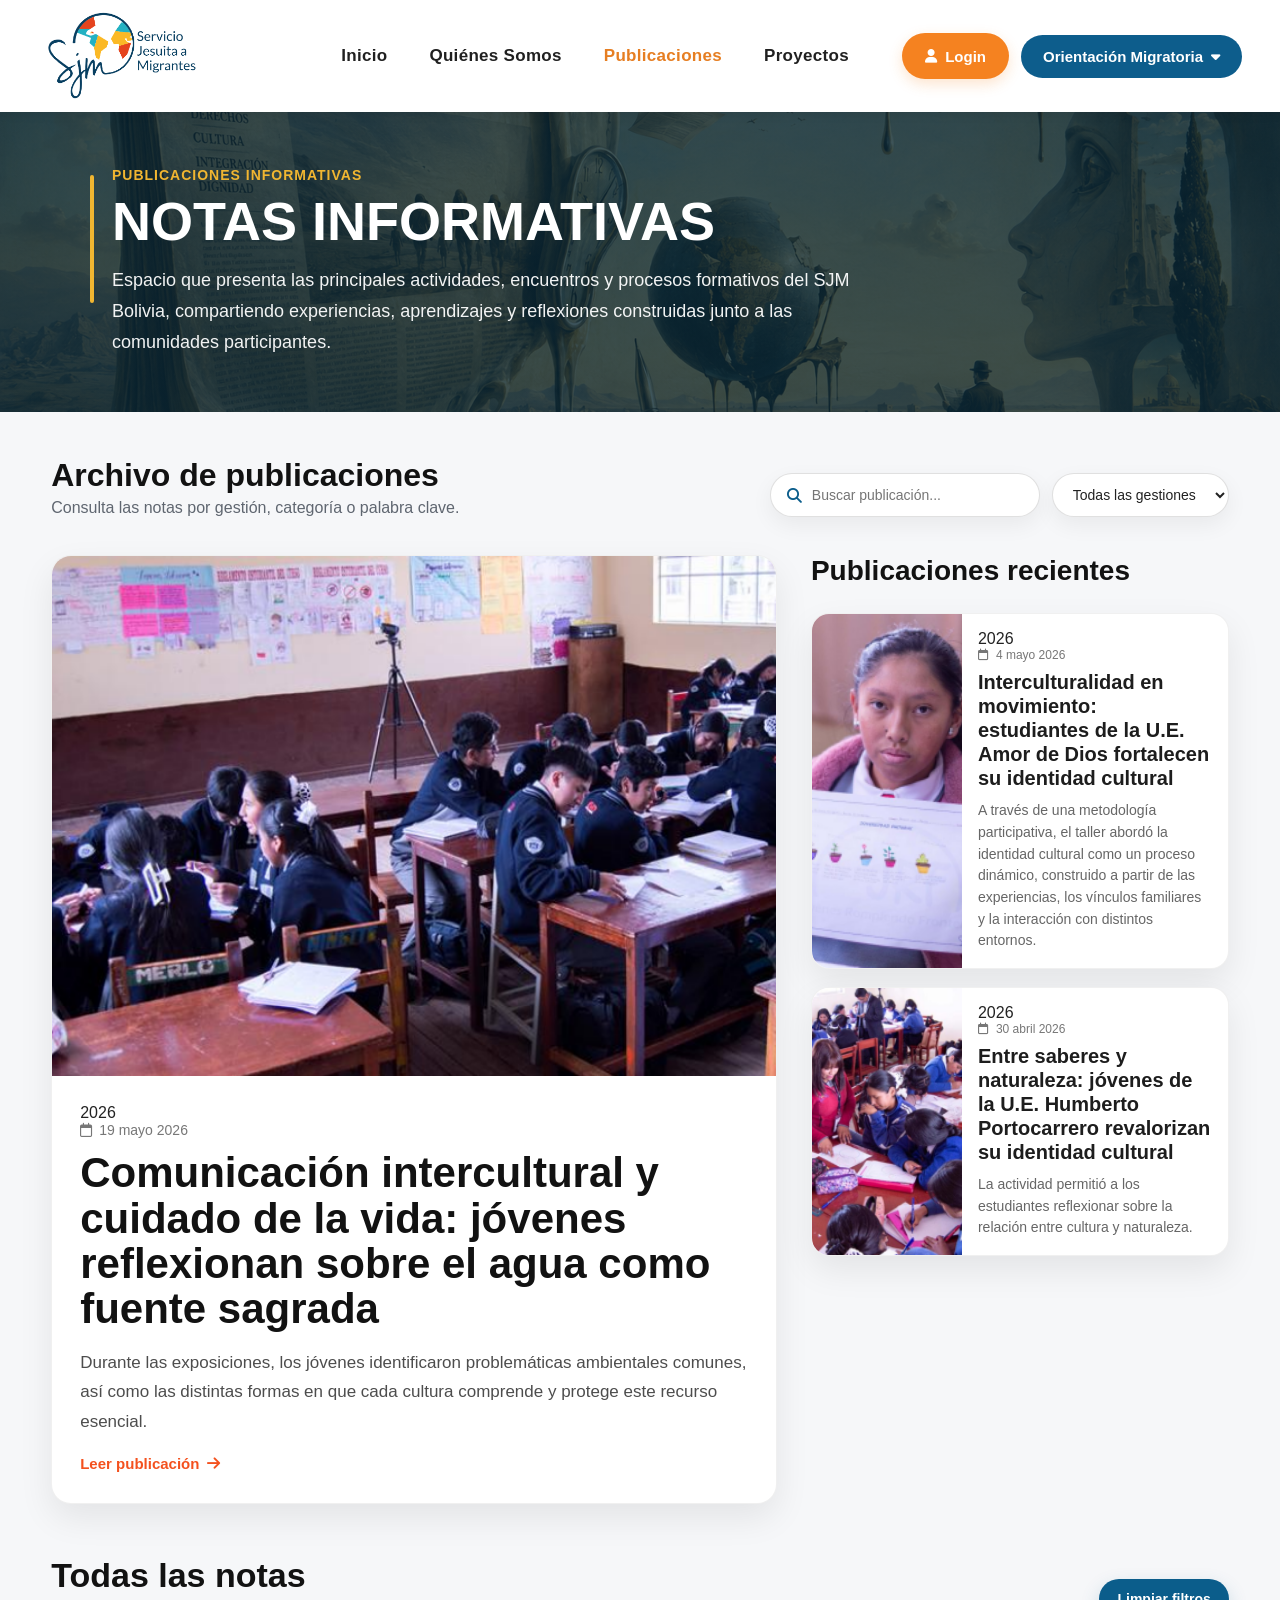
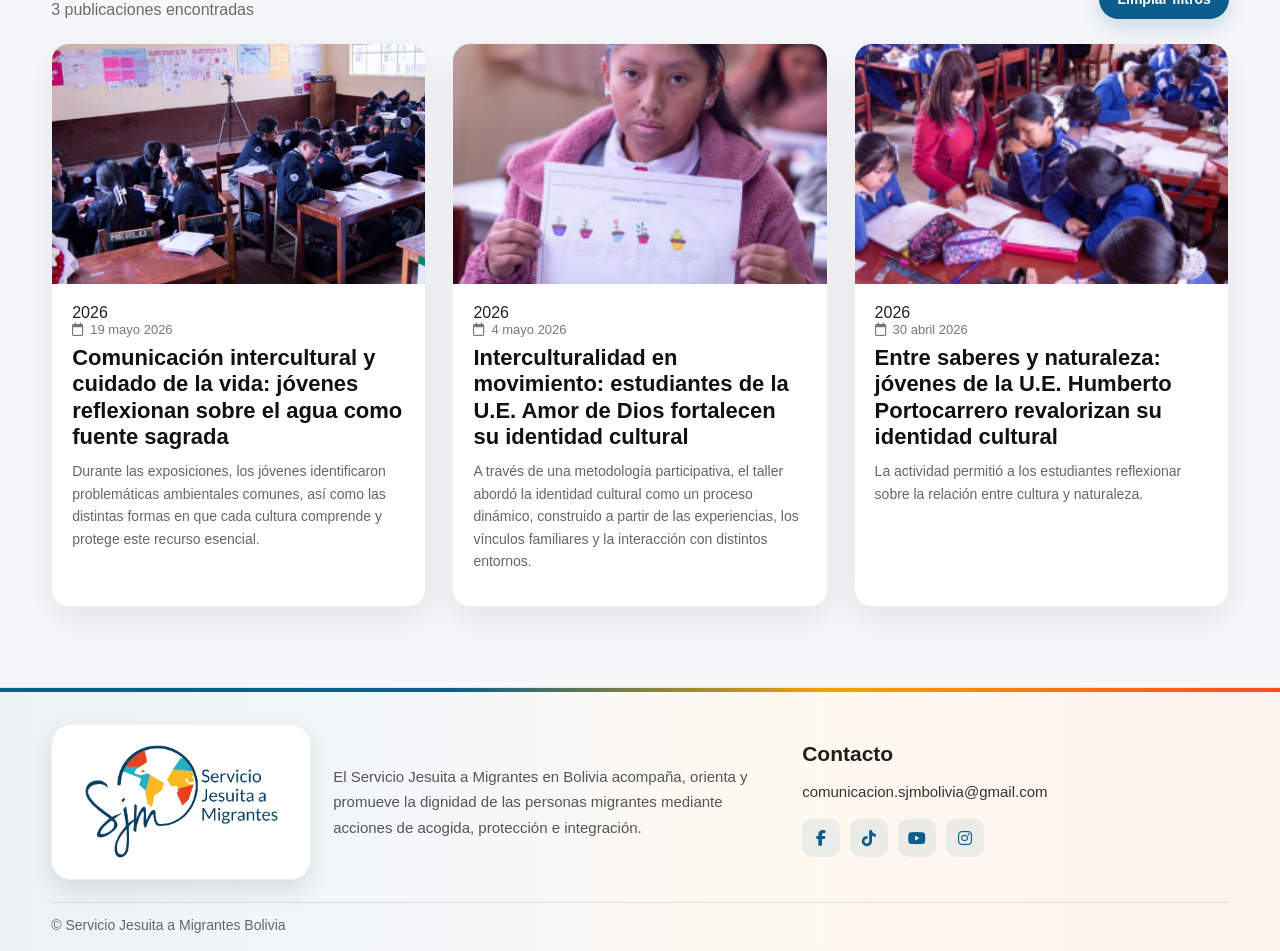
<file: articulos.html>
<!DOCTYPE html>
<html lang="es">
<head>
  <meta charset="UTF-8">
  <meta name="viewport" content="width=device-width, initial-scale=1.0">
  <title>NOTAS INFORMATIVAS - SJM Bolivia</title>

  <link rel="stylesheet" href="publicaciones.css">
  <link rel="stylesheet" href="articulos.css">
  <link rel="stylesheet" href="https://cdnjs.cloudflare.com/ajax/libs/font-awesome/6.5.2/css/all.min.css">
</head>

<body>

  <!-- NAVBAR -->
  <header class="navbar">
    <div class="logo">
      <a href="index.html" aria-label="Ir al inicio">
        <img src="sjm.png" alt="SJM Bolivia">
      </a>
    </div>

    <nav class="nav-menu" aria-label="Navegación principal">
      <a href="index.html" class="nav-main-link">Inicio</a>

      <div class="nav-dropdown has-dropdown">
        <a href="quienes-somos.html" class="nav-main-link">Quiénes Somos</a>
        <div class="nav-dropdown-menu">
          <a href="quienes-somos.html#donde">Dónde estamos</a>
          <a href="quienes-somos.html#mision">Misión</a>
          <a href="quienes-somos.html#vision">Visión</a>
          <a href="quienes-somos.html#objetivos">Objetivos Estratégicos</a>
          <a href="quienes-somos.html#valores">Valores</a>
          <a href="quienes-somos.html#principios">Principios</a>
        </div>
      </div>

      <div class="nav-dropdown has-dropdown">
        <a href="publicaciones.html" class="nav-main-link active">Publicaciones</a>
        <div class="nav-dropdown-menu">
<a href="sinfronteras.html">Sin Fronteras</a>
<a href="canto.html">El Canto del Tordo</a>
<a href="articulos.html">Notas informativas</a>
<a href="encuentrosjrf.html">Encuentros JRF</a>
<a href="historias.html">Historias de vida</a>
<a href="guiadoc.html">Guía: Construyendo espacios interculturales</a>
        </div>
      </div>

      <div class="nav-dropdown has-dropdown">
        <a href="proyectos.html" class="nav-main-link">Proyectos</a>
        <div class="nav-dropdown-menu">
          <a href="proyectos.html#proyecto-migrantes">Proyecto Migrantes</a>
          <a href="proyectos.html#proyecto-emprendimientos">Proyecto Emprendimientos</a>
          <a href="proyectos.html#proyecto-jovenes">Proyecto Jóvenes e Interculturalidad</a>
        </div>
      </div>
    </nav>

    <div class="nav-pills">

    <!-- LOGIN A LA IZQUIERDA -->
    <a href="https://resemifo.sjmbolivia.org/login"
       class="navbar-login-btn">
        <i class="fa-solid fa-user"></i>
        <span>Login</span>
    </a>

    <!-- ORIENTACIÓN MIGRATORIA A LA DERECHA -->
    <div class="pill-dropdown has-dropdown">

        <button class="pill-btn pill-blue dropdown-toggle" type="button">
            Orientación Migratoria
            <i class="fa-solid fa-caret-down"></i>
        </button>

        <div class="pill-dropdown-menu">

            <a href="preguntas-frecuentes.html">
                Preguntas frecuentes
            </a>

            <a href="guias.html">
                Guías
            </a>

        </div>

    </div>

</div>


<div class="nav-actions">

    <button class="menu-toggle"
            type="button"
            aria-label="Abrir menú">

        <span></span>
        <span></span>
        <span></span>

    </button>

</div>
  </header>

<!-- MENÚ MÓVIL REAL -->
  <div class="mobile-menu-overlay"></div>

  <aside class="mobile-menu" aria-label="Menú móvil">
    <button class="mobile-menu-close" type="button" aria-label="Cerrar menú">&times;</button>

    <nav class="mobile-nav-links">
      <a href="index.html">Inicio</a>

      <div class="mobile-nav-group">
        <a href="quienes-somos.html">Quiénes Somos</a>
        <div class="mobile-submenu">
          <a href="quienes-somos.html#donde">Dónde estamos</a>
          <a href="quienes-somos.html#mision">Misión</a>
          <a href="quienes-somos.html#vision">Visión</a>
          <a href="quienes-somos.html#objetivos">Objetivos Estratégicos</a>
          <a href="quienes-somos.html#valores">Valores</a>
          <a href="quienes-somos.html#principios">Principios</a>
        </div>
      </div>

      <div class="mobile-nav-group">
        <a href="publicaciones.html">Publicaciones</a>
        <div class="mobile-submenu">
<a href="sinfronteras.html">Sin Fronteras</a>
<a href="canto.html">El Canto del Tordo</a>
<a href="articulos.html">Notas informativas</a>
<a href="encuentrosjrf.html">Encuentros JRF</a>
<a href="historias.html">Historias de vida</a>
<a href="guiadoc.html">Guía: Construyendo espacios interculturales</a>
        </div>
      </div>

      <div class="mobile-nav-group">
        <a href="proyectos.html">Proyectos</a>
        <div class="mobile-submenu">
<a href="proyectos.html#proyecto-migrantes">Proyecto Migrantes</a>
<a href="proyectos.html#proyecto-emprendimientos">Proyecto Emprendimientos</a>
<a href="proyectos.html#proyecto-jovenes">Proyecto Jóvenes e Interculturalidad</a>
        </div>
      </div>

      <a href="preguntas-frecuentes.html">Preguntas frecuentes</a>
      <a href="guias.html">Guías</a>
    </nav>
  </aside>

  <!-- HERO -->
  <section class="categoria-hero canto-hero">
    <div class="categoria-hero-content">
      <div class="hero-line"></div>

      <div>
        <p class="categoria-mini">Publicaciones informativas</p>
        <h1>NOTAS INFORMATIVAS</h1>
        <p class="categoria-desc">
        Espacio que presenta las principales actividades, encuentros y procesos formativos del SJM Bolivia, compartiendo experiencias, aprendizajes y reflexiones construidas junto a las comunidades participantes.
        </p>
      </div>
    </div>
  </section>

  <!-- FILTROS -->
  <section class="publicaciones-toolbar">
    <div class="toolbar-title">
      <h2>Archivo de publicaciones</h2>
      <p>Consulta las notas por gestión, categoría o palabra clave.</p>
    </div>

    <div class="toolbar-controls">
      <div class="search-box">
        <i class="fa-solid fa-magnifying-glass"></i>
        <input type="text" id="searchInput" placeholder="Buscar publicación...">
      </div>

      <select id="yearFilter">
        <option value="todos">Todas las gestiones</option>
        <option value="2026">2026</option>
        <option value="2025">2025</option>
        <option value="2024">2024</option>
      </select>

      
    </div>
  </section>

  <!-- DESTACADA + SECUNDARIAS -->
  <main class="periodico-layout">
    <section class="nota-principal" id="notaPrincipal"></section>

    <aside class="notas-secundarias">
      <div class="side-header">
        <h2>Publicaciones recientes</h2>
      </div>

      <div id="notasSecundarias"></div>
    </aside>
  </main>

  <!-- ARCHIVO GENERAL -->
  <section class="archivo-notas">
    <div class="archivo-header">
      <div>
        <h2>Todas las notas</h2>
        <p id="resultCounter">Publicaciones disponibles</p>
      </div>

      <button class="reset-filters" id="resetFilters" type="button">
        Limpiar filtros
      </button>
    </div>

    <div class="archivo-grid" id="archivoGrid"></div>

    <div class="empty-state" id="emptyState">
      <i class="fa-regular fa-folder-open"></i>
      <h3>No se encontraron publicaciones</h3>
      <p>Prueba cambiando el año, la categoría o la palabra clave.</p>
    </div>
  </section>

  <!-- FOOTER -->
  <footer class="site-footer compact-footer">
    <div class="footer-stripe">
      <span class="stripe-blue"></span>
      <span class="stripe-orange"></span>
      <span class="stripe-red"></span>
    </div>

    <div class="footer-main footer-main-compact">
      <div class="footer-brand compact-brand">
        <div class="footer-logo-box">
          <img src="sjm.png" alt="SJM Bolivia">
        </div>

        <div class="footer-brand-text">
          <p>
            El Servicio Jesuita a Migrantes en Bolivia acompaña, orienta y promueve
            la dignidad de las personas migrantes mediante acciones de acogida,
            protección e integración.
          </p>
        </div>
      </div>

      <div class="footer-contact compact-contact">
        <h3>Contacto</h3>
        <a href="mailto:comunicacion.sjmbolivia@gmail.com">comunicacion.sjmbolivia@gmail.com</a>

        <div class="footer-social">

    <a href="https://www.facebook.com/sjmbolivia.bolivia?locale=es_LA"
       target="_blank"
       rel="noopener noreferrer"
       aria-label="Facebook">
        <i class="fa-brands fa-facebook-f"></i>
    </a>

    <a href="https://www.tiktok.com/@serviciojesuitamigrantes"
       target="_blank"
       rel="noopener noreferrer"
       aria-label="TikTok">
        <i class="fa-brands fa-tiktok"></i>
    </a>

    <a href="https://www.youtube.com/@serviciojesuitaamigrantesb4786"
       target="_blank"
       rel="noopener noreferrer"
       aria-label="YouTube">
        <i class="fa-brands fa-youtube"></i>
    </a>

    <a href="https://www.instagram.com/sjm_bolivia"
       target="_blank"
       rel="noopener noreferrer"
       aria-label="Instagram">
        <i class="fa-brands fa-instagram"></i>
    </a>

</div>
      </div>
    </div>

    <div class="footer-bottom compact-bottom">
      <p>© Servicio Jesuita a Migrantes Bolivia</p>
      <div class="footer-bottom-links">
        <!--<a href="#">Política de privacidad</a>-->
      </div>
    </div>
  </footer>

  <!-- VISOR PDF -->
  <div class="pdf-viewer-modal" id="pdfViewerModal" aria-hidden="true">
    <div class="pdf-viewer-header">
      <h3 id="pdfViewerTitle">Publicación</h3>

      <div class="pdf-viewer-actions">
        <a id="pdfDownloadBtn" href="#" target="_blank">
          Abrir PDF <i class="fa-solid fa-arrow-up-right-from-square"></i>
        </a>

        <button type="button" id="pdfCloseBtn" aria-label="Cerrar visor PDF">
          <i class="fa-solid fa-xmark"></i>
        </button>
      </div>
    </div>

    <iframe id="pdfFrame" src="" title="Visor PDF"></iframe>
  </div>

  <script src="script.js"></script>
  <script>
const SECCION_ACTUAL = "notas";
</script>
<script src="publicaciones-data.js"></script>
<script src="publicaciones-render.js"></script>

</body>
</html>
</file>
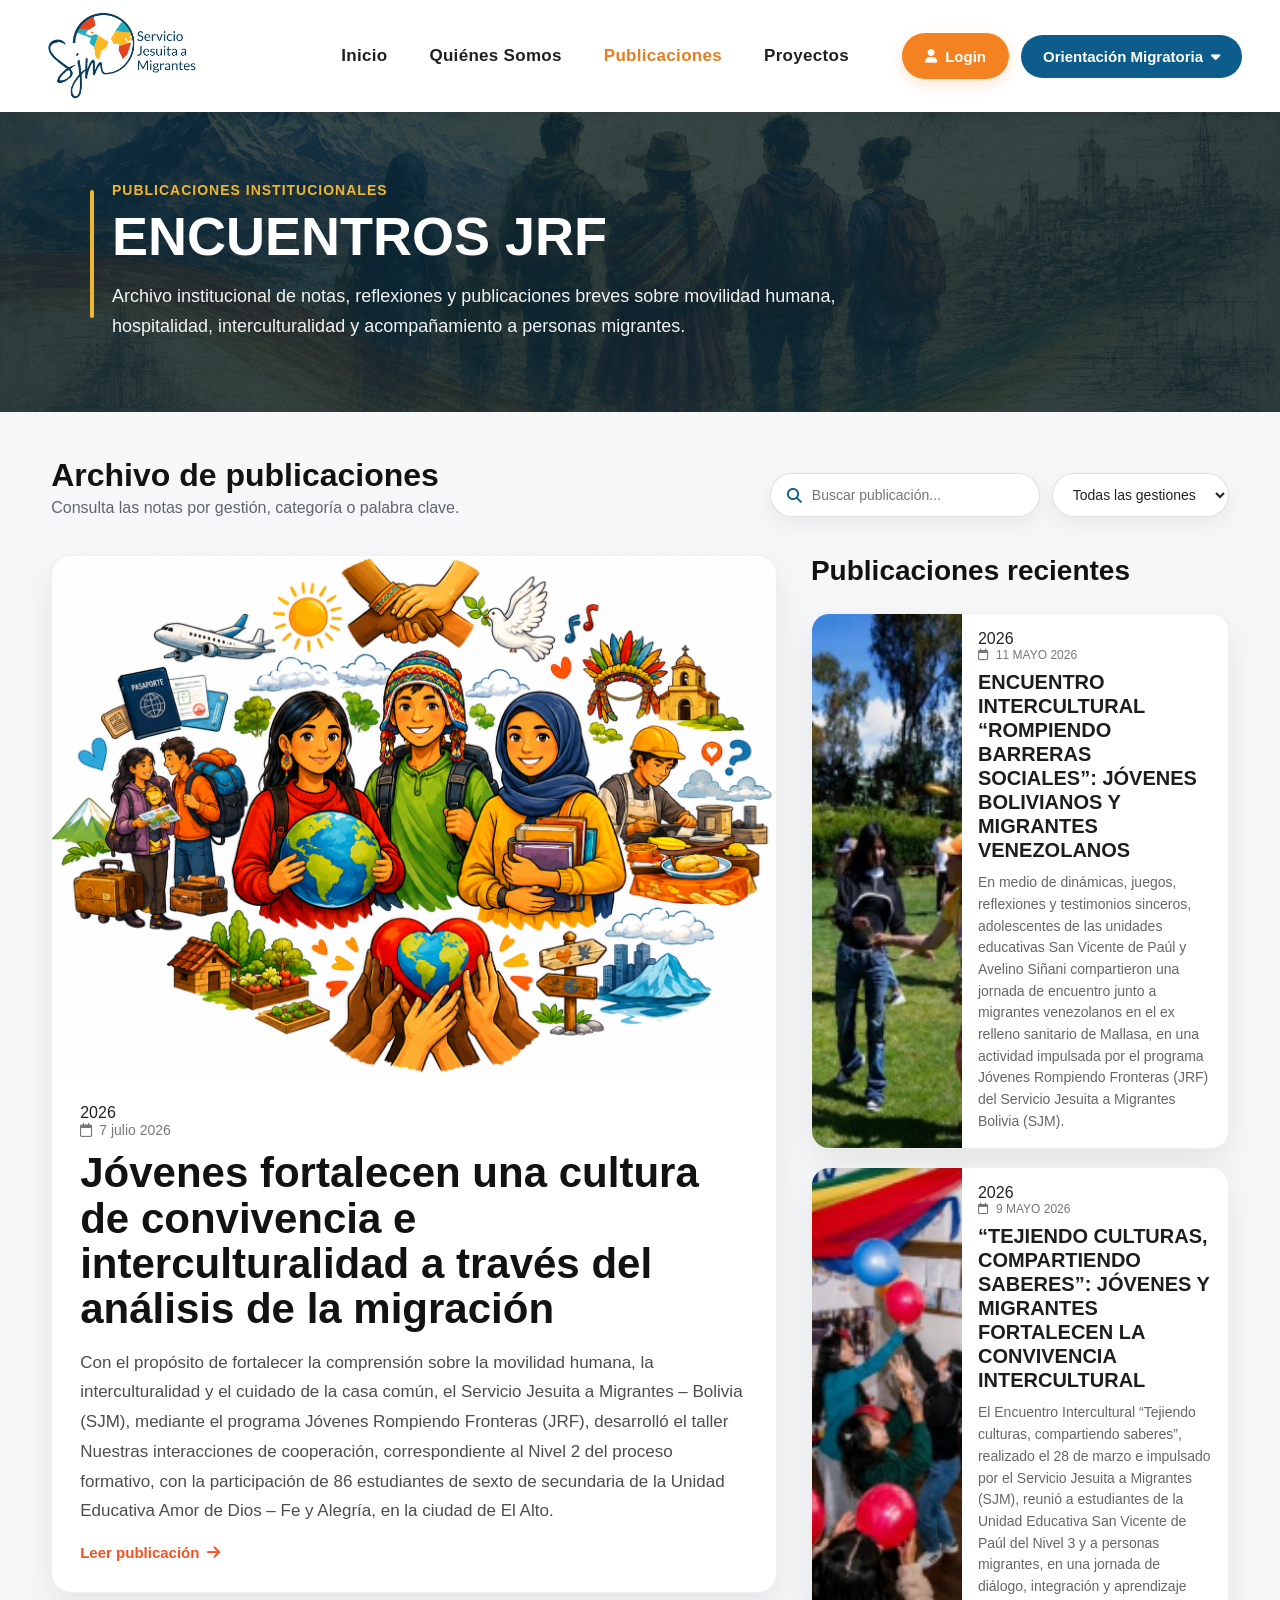
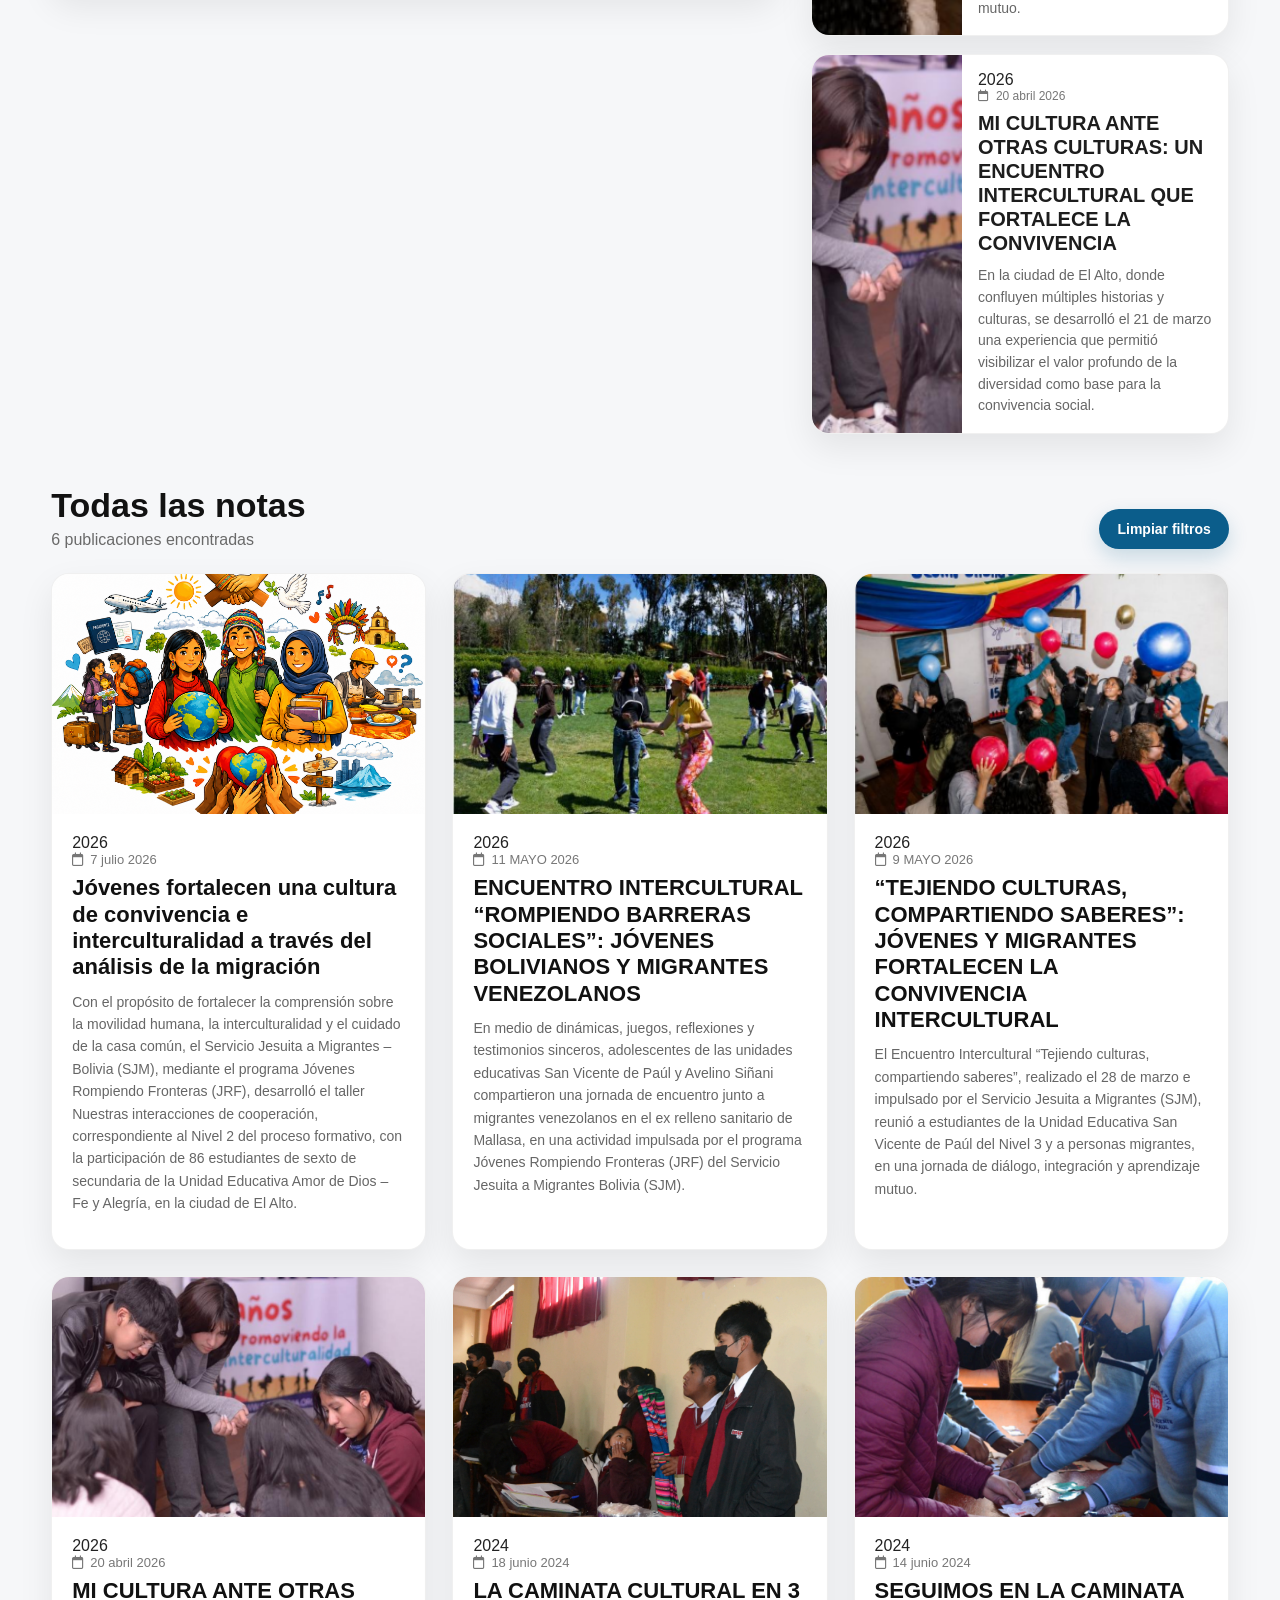
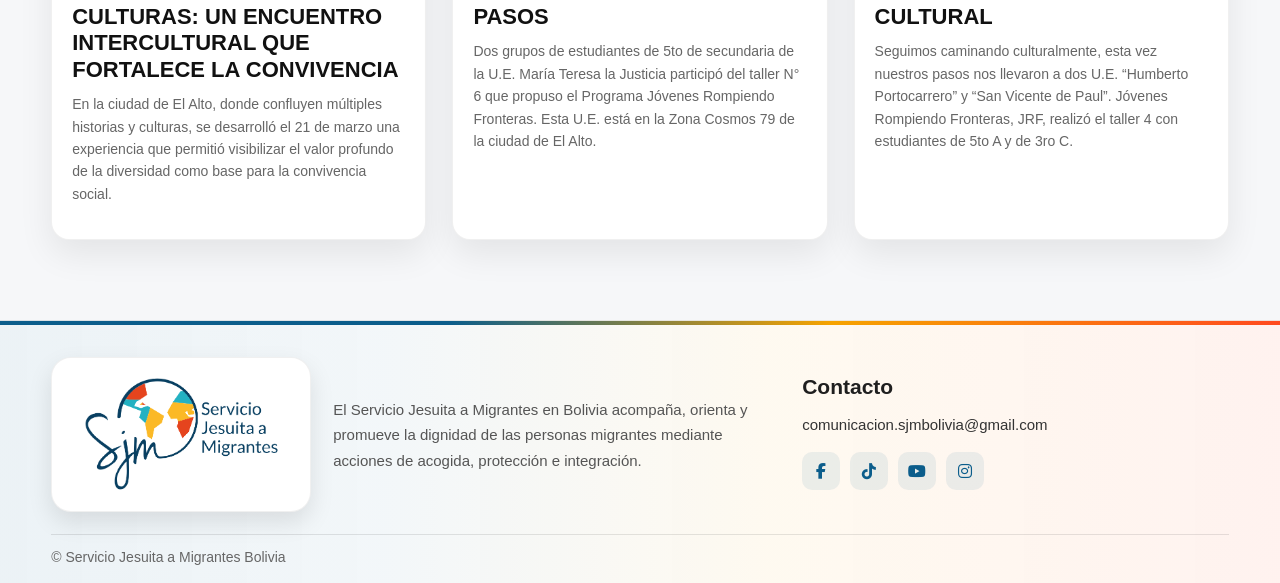
<file: encuentrosjrf.html>
<!DOCTYPE html>
<html lang="es">
<head>
  <meta charset="UTF-8">
  <meta name="viewport" content="width=device-width, initial-scale=1.0">
  <title>ENCUENTROS JRF - SJM Bolivia</title>

  <link rel="stylesheet" href="publicaciones.css">
  <link rel="stylesheet" href="encuentrosjrf.css">
  <link rel="stylesheet" href="https://cdnjs.cloudflare.com/ajax/libs/font-awesome/6.5.2/css/all.min.css">
</head>

<body>

  <!-- NAVBAR -->
  <header class="navbar">
    <div class="logo">
      <a href="index.html" aria-label="Ir al inicio">
        <img src="sjm.png" alt="SJM Bolivia">
      </a>
    </div>

    <nav class="nav-menu" aria-label="Navegación principal">
      <a href="index.html" class="nav-main-link">Inicio</a>

      <div class="nav-dropdown has-dropdown">
        <a href="quienes-somos.html" class="nav-main-link">Quiénes Somos</a>
        <div class="nav-dropdown-menu">
          <a href="quienes-somos.html#donde">Dónde estamos</a>
          <a href="quienes-somos.html#mision">Misión</a>
          <a href="quienes-somos.html#vision">Visión</a>
          <a href="quienes-somos.html#objetivos">Objetivos Estratégicos</a>
          <a href="quienes-somos.html#valores">Valores</a>
          <a href="quienes-somos.html#principios">Principios</a>
        </div>
      </div>

      <div class="nav-dropdown has-dropdown">
        <a href="publicaciones.html" class="nav-main-link active">Publicaciones</a>
        <div class="nav-dropdown-menu">
<a href="sinfronteras.html">Sin Fronteras</a>
<a href="canto.html">El Canto del Tordo</a>
<a href="articulos.html">Notas informativas</a>
<a href="encuentrosjrf.html">Encuentros JRF</a>
<a href="historias.html">Historias de vida</a>
<a href="guiadoc.html">Guía: Construyendo espacios interculturales</a>
        </div>
      </div>

      <div class="nav-dropdown has-dropdown">
        <a href="proyectos.html" class="nav-main-link">Proyectos</a>
        <div class="nav-dropdown-menu">
          <a href="proyectos.html#proyecto-migrantes">Proyecto Migrantes</a>
          <a href="proyectos.html#proyecto-emprendimientos">Proyecto Emprendimientos</a>
          <a href="proyectos.html#proyecto-jovenes">Proyecto Jóvenes e Interculturalidad</a>
        </div>
      </div>
    </nav>

    <div class="nav-pills">

    <!-- LOGIN A LA IZQUIERDA -->
    <a href="https://resemifo.sjmbolivia.org/login"
       class="navbar-login-btn">
        <i class="fa-solid fa-user"></i>
        <span>Login</span>
    </a>

    <!-- ORIENTACIÓN MIGRATORIA A LA DERECHA -->
    <div class="pill-dropdown has-dropdown">

        <button class="pill-btn pill-blue dropdown-toggle" type="button">
            Orientación Migratoria
            <i class="fa-solid fa-caret-down"></i>
        </button>

        <div class="pill-dropdown-menu">

            <a href="preguntas-frecuentes.html">
                Preguntas frecuentes
            </a>

            <a href="guias.html">
                Guías
            </a>

        </div>

    </div>

</div>


<div class="nav-actions">

    <button class="menu-toggle"
            type="button"
            aria-label="Abrir menú">

        <span></span>
        <span></span>
        <span></span>

    </button>

</div>
  </header>

<!-- MENÚ MÓVIL REAL -->
  <div class="mobile-menu-overlay"></div>

  <aside class="mobile-menu" aria-label="Menú móvil">
    <button class="mobile-menu-close" type="button" aria-label="Cerrar menú">&times;</button>

    <nav class="mobile-nav-links">
      <a href="index.html">Inicio</a>

      <div class="mobile-nav-group">
        <a href="quienes-somos.html">Quiénes Somos</a>
        <div class="mobile-submenu">
          <a href="quienes-somos.html#donde">Dónde estamos</a>
          <a href="quienes-somos.html#mision">Misión</a>
          <a href="quienes-somos.html#vision">Visión</a>
          <a href="quienes-somos.html#objetivos">Objetivos Estratégicos</a>
          <a href="quienes-somos.html#valores">Valores</a>
          <a href="quienes-somos.html#principios">Principios</a>
        </div>
      </div>

      <div class="mobile-nav-group">
        <a href="publicaciones.html">Publicaciones</a>
        <div class="mobile-submenu">
<a href="sinfronteras.html">Sin Fronteras</a>
<a href="canto.html">El Canto del Tordo</a>
<a href="articulos.html">Notas informativas</a>
<a href="encuentrosjrf.html">Encuentros JRF</a>
<a href="historias.html">Historias de vida</a>
<a href="guiadoc.html">Guía: Construyendo espacios interculturales</a>
        </div>
      </div>

      <div class="mobile-nav-group">
        <a href="proyectos.html">Proyectos</a>
        <div class="mobile-submenu">
<a href="proyectos.html#proyecto-migrantes">Proyecto Migrantes</a>
<a href="proyectos.html#proyecto-emprendimientos">Proyecto Emprendimientos</a>
<a href="proyectos.html#proyecto-jovenes">Proyecto Jóvenes e Interculturalidad</a>
        </div>
      </div>

      <a href="preguntas-frecuentes.html">Preguntas frecuentes</a>
      <a href="guias.html">Guías</a>
    </nav>
  </aside>

  <!-- HERO -->
  <section class="categoria-hero canto-hero">
    <div class="categoria-hero-content">
      <div class="hero-line"></div>

      <div>
        <p class="categoria-mini">Publicaciones institucionales</p>
        <h1>ENCUENTROS JRF</h1>
        <p class="categoria-desc">
          Archivo institucional de notas, reflexiones y publicaciones breves sobre movilidad humana,
          hospitalidad, interculturalidad y acompañamiento a personas migrantes.
        </p>
      </div>
    </div>
  </section>

  <!-- FILTROS -->
  <section class="publicaciones-toolbar">
    <div class="toolbar-title">
      <h2>Archivo de publicaciones</h2>
      <p>Consulta las notas por gestión, categoría o palabra clave.</p>
    </div>

    <div class="toolbar-controls">
      <div class="search-box">
        <i class="fa-solid fa-magnifying-glass"></i>
        <input type="text" id="searchInput" placeholder="Buscar publicación...">
      </div>

      <select id="yearFilter">
        <option value="todos">Todas las gestiones</option>
        <option value="2026">2026</option>
        <option value="2025">2025</option>
        <option value="2024">2024</option>
      </select>

      
    </div>
  </section>

  <!-- DESTACADA + SECUNDARIAS -->
  <main class="periodico-layout">
    <section class="nota-principal" id="notaPrincipal"></section>

    <aside class="notas-secundarias">
      <div class="side-header">
        <h2>Publicaciones recientes</h2>
      </div>

      <div id="notasSecundarias"></div>
    </aside>
  </main>

  <!-- ARCHIVO GENERAL -->
  <section class="archivo-notas">
    <div class="archivo-header">
      <div>
        <h2>Todas las notas</h2>
        <p id="resultCounter">Publicaciones disponibles</p>
      </div>

      <button class="reset-filters" id="resetFilters" type="button">
        Limpiar filtros
      </button>
    </div>

    <div class="archivo-grid" id="archivoGrid"></div>

    <div class="empty-state" id="emptyState">
      <i class="fa-regular fa-folder-open"></i>
      <h3>No se encontraron publicaciones</h3>
      <p>Prueba cambiando el año, la categoría o la palabra clave.</p>
    </div>
  </section>

  <!-- FOOTER -->
  <footer class="site-footer compact-footer">
    <div class="footer-stripe">
      <span class="stripe-blue"></span>
      <span class="stripe-orange"></span>
      <span class="stripe-red"></span>
    </div>

    <div class="footer-main footer-main-compact">
      <div class="footer-brand compact-brand">
        <div class="footer-logo-box">
          <img src="sjm.png" alt="SJM Bolivia">
        </div>

        <div class="footer-brand-text">
          <p>
            El Servicio Jesuita a Migrantes en Bolivia acompaña, orienta y promueve
            la dignidad de las personas migrantes mediante acciones de acogida,
            protección e integración.
          </p>
        </div>
      </div>

      <div class="footer-contact compact-contact">
        <h3>Contacto</h3>
        <a href="mailto:comunicacion.sjmbolivia@gmail.com">comunicacion.sjmbolivia@gmail.com</a>

        <div class="footer-social">

    <a href="https://www.facebook.com/sjmbolivia.bolivia?locale=es_LA"
       target="_blank"
       rel="noopener noreferrer"
       aria-label="Facebook">
        <i class="fa-brands fa-facebook-f"></i>
    </a>

    <a href="https://www.tiktok.com/@serviciojesuitamigrantes"
       target="_blank"
       rel="noopener noreferrer"
       aria-label="TikTok">
        <i class="fa-brands fa-tiktok"></i>
    </a>

    <a href="https://www.youtube.com/@serviciojesuitaamigrantesb4786"
       target="_blank"
       rel="noopener noreferrer"
       aria-label="YouTube">
        <i class="fa-brands fa-youtube"></i>
    </a>

    <a href="https://www.instagram.com/sjm_bolivia"
       target="_blank"
       rel="noopener noreferrer"
       aria-label="Instagram">
        <i class="fa-brands fa-instagram"></i>
    </a>

</div>
      </div>
    </div>

    <div class="footer-bottom compact-bottom">
      <p>© Servicio Jesuita a Migrantes Bolivia</p>
      <div class="footer-bottom-links">
        <!--<a href="#">Política de privacidad</a>-->
      </div>
    </div>
  </footer>

  <!-- VISOR PDF -->
  <div class="pdf-viewer-modal" id="pdfViewerModal" aria-hidden="true">
    <div class="pdf-viewer-header">
      <h3 id="pdfViewerTitle">Publicación</h3>

      <div class="pdf-viewer-actions">
        <a id="pdfDownloadBtn" href="#" target="_blank">
          Abrir PDF <i class="fa-solid fa-arrow-up-right-from-square"></i>
        </a>

        <button type="button" id="pdfCloseBtn" aria-label="Cerrar visor PDF">
          <i class="fa-solid fa-xmark"></i>
        </button>
      </div>
    </div>

    <iframe id="pdfFrame" src="" title="Visor PDF"></iframe>
  </div>

  <script src="script.js"></script>
  <script>
const SECCION_ACTUAL = "encuentros-jrf";
</script>
<script src="publicaciones-data.js"></script>
<script src="publicaciones-render.js"></script>

</body>
</html>
</file>
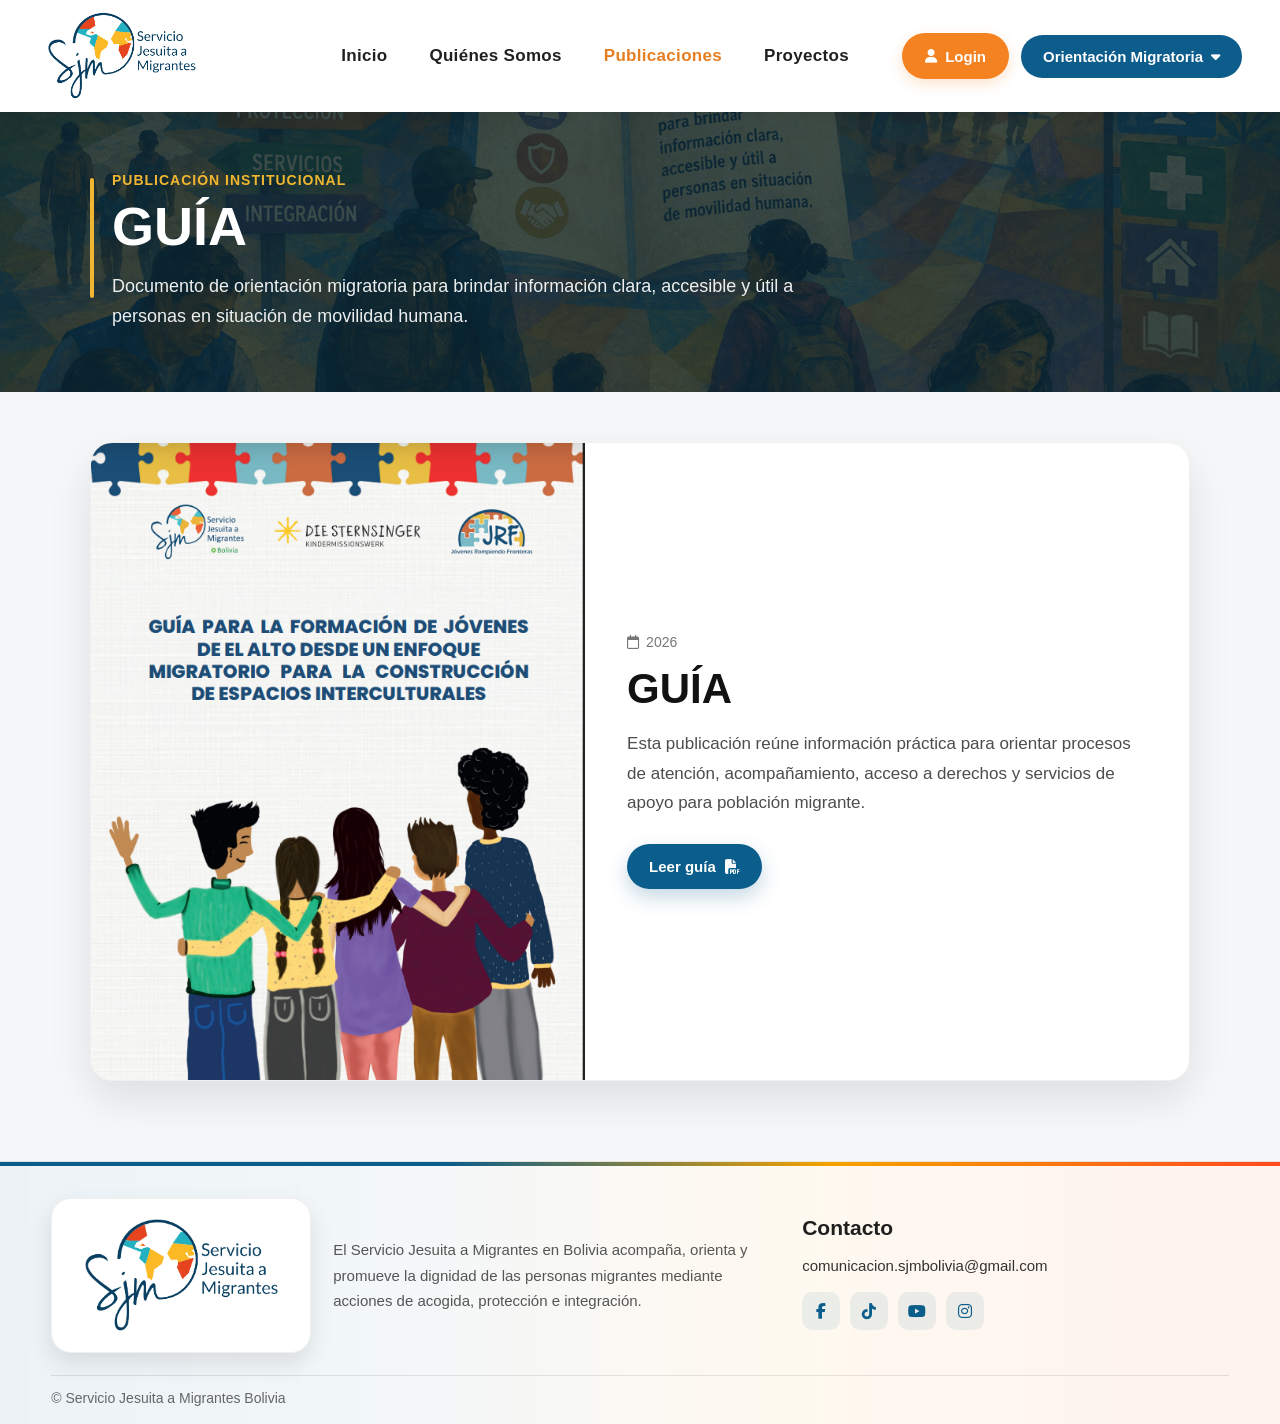
<file: guiadoc.html>
<!DOCTYPE html>
<html lang="es">
<head>
  <meta charset="UTF-8">
  <meta name="viewport" content="width=device-width, initial-scale=1.0">
  <title>GUÍA - SJM Bolivia</title>

  <link rel="stylesheet" href="publicaciones.css">
  <link rel="stylesheet" href="guiadoc.css">
  <link rel="stylesheet" href="https://cdnjs.cloudflare.com/ajax/libs/font-awesome/6.5.2/css/all.min.css">
</head>
<body>

  <!-- NAVBAR -->
  <header class="navbar">
    <div class="logo">
      <a href="index.html" aria-label="Ir al inicio">
        <img src="sjm.png" alt="SJM Bolivia">
      </a>
    </div>

    <nav class="nav-menu" aria-label="Navegación principal">
      <a href="index.html" class="nav-main-link">Inicio</a>

      <div class="nav-dropdown has-dropdown">
        <a href="quienes-somos.html" class="nav-main-link">Quiénes Somos</a>
        <div class="nav-dropdown-menu">
          <a href="quienes-somos.html#donde">Dónde estamos</a>
          <a href="quienes-somos.html#mision">Misión</a>
          <a href="quienes-somos.html#vision">Visión</a>
          <a href="quienes-somos.html#objetivos">Objetivos Estratégicos</a>
          <a href="quienes-somos.html#valores">Valores</a>
          <a href="quienes-somos.html#principios">Principios</a>
        </div>
      </div>

      <div class="nav-dropdown has-dropdown">
        <a href="publicaciones.html" class="nav-main-link active">Publicaciones</a>
        <div class="nav-dropdown-menu">
<a href="sinfronteras.html">Sin Fronteras</a>
<a href="canto.html">El Canto del Tordo</a>
<a href="articulos.html">Notas informativas</a>
<a href="encuentrosjrf.html">Encuentros JRF</a>
<a href="historias.html">Historias de vida</a>
<a href="guiadoc.html">Guía: Construyendo espacios interculturales</a>
        </div>
      </div>

      <div class="nav-dropdown has-dropdown">
        <a href="proyectos.html" class="nav-main-link">Proyectos</a>
        <div class="nav-dropdown-menu">
          <a href="proyectos.html#proyecto-migrantes">Proyecto Migrantes</a>
          <a href="proyectos.html#proyecto-emprendimientos">Proyecto Emprendimientos</a>
          <a href="proyectos.html#proyecto-jovenes">Proyecto Jóvenes e Interculturalidad</a>
        </div>
      </div>
    </nav>

    <div class="nav-pills">

    <!-- LOGIN A LA IZQUIERDA -->
    <a href="https://resemifo.sjmbolivia.org/login"
       class="navbar-login-btn">
        <i class="fa-solid fa-user"></i>
        <span>Login</span>
    </a>

    <!-- ORIENTACIÓN MIGRATORIA A LA DERECHA -->
    <div class="pill-dropdown has-dropdown">

        <button class="pill-btn pill-blue dropdown-toggle" type="button">
            Orientación Migratoria
            <i class="fa-solid fa-caret-down"></i>
        </button>

        <div class="pill-dropdown-menu">

            <a href="preguntas-frecuentes.html">
                Preguntas frecuentes
            </a>

            <a href="guias.html">
                Guías
            </a>

        </div>

    </div>

</div>


<div class="nav-actions">

    <button class="menu-toggle"
            type="button"
            aria-label="Abrir menú">

        <span></span>
        <span></span>
        <span></span>

    </button>

</div>
  </header>

  <!-- MENÚ MÓVIL REAL -->
  <div class="mobile-menu-overlay"></div>

  <aside class="mobile-menu" aria-label="Menú móvil">
    <button class="mobile-menu-close" type="button" aria-label="Cerrar menú">&times;</button>

    <nav class="mobile-nav-links">
      <a href="index.html">Inicio</a>

      <div class="mobile-nav-group">
        <a href="quienes-somos.html">Quiénes Somos</a>
        <div class="mobile-submenu">
          <a href="quienes-somos.html#donde">Dónde estamos</a>
          <a href="quienes-somos.html#mision">Misión</a>
          <a href="quienes-somos.html#vision">Visión</a>
          <a href="quienes-somos.html#objetivos">Objetivos Estratégicos</a>
          <a href="quienes-somos.html#valores">Valores</a>
          <a href="quienes-somos.html#principios">Principios</a>
        </div>
      </div>

      <div class="mobile-nav-group">
        <a href="publicaciones.html">Publicaciones</a>
        <div class="mobile-submenu">
<a href="sinfronteras.html">Sin Fronteras</a>
<a href="canto.html">El Canto del Tordo</a>
<a href="articulos.html">Notas informativas</a>
<a href="encuentrosjrf.html">Encuentros JRF</a>
<a href="historias.html">Historias de vida</a>
<a href="guiadoc.html">Guía: Construyendo espacios interculturales</a>
        </div>
      </div>

      <div class="mobile-nav-group">
        <a href="proyectos.html">Proyectos</a>
        <div class="mobile-submenu">
<a href="proyectos.html#proyecto-migrantes">Proyecto Migrantes</a>
<a href="proyectos.html#proyecto-emprendimientos">Proyecto Emprendimientos</a>
<a href="proyectos.html#proyecto-jovenes">Proyecto Jóvenes e Interculturalidad</a>
        </div>
      </div>

      <a href="preguntas-frecuentes.html">Preguntas frecuentes</a>
      <a href="guias.html">Guías</a>
    </nav>
  </aside>

  <!-- HERO -->
  <section class="guia-hero">
    <div class="guia-hero-content">
      <div class="hero-line"></div>
      <div>
        <p class="guia-mini">Publicación institucional</p>
        <h1>GUÍA</h1>
        <p class="guia-desc">
          Documento de orientación migratoria para brindar información clara, accesible y útil
          a personas en situación de movilidad humana.
        </p>
      </div>
    </div>
  </section>

  <!-- DOCUMENTO ÚNICO -->
  <main class="guia-layout">
    <article class="guia-card">
      <div class="guia-img-wrap">
        <img src="guia.png" alt="GUÍA">
      </div>

      <div class="guia-body">
        <span class="guia-fecha">
          <i class="fa-regular fa-calendar"></i>
          2026
        </span>

        <h2>GUÍA</h2>

        <p>
          Esta publicación reúne información práctica para orientar procesos de atención,
          acompañamiento, acceso a derechos y servicios de apoyo para población migrante.
        </p>

        <button class="guia-btn" type="button" id="abrirGuia">
          Leer guía
          <i class="fa-solid fa-file-pdf"></i>
        </button>
      </div>
    </article>
  </main>

  <!-- FOOTER -->
  <footer class="site-footer compact-footer">
    <div class="footer-stripe">
      <span class="stripe-blue"></span>
      <span class="stripe-orange"></span>
      <span class="stripe-red"></span>
    </div>

    <div class="footer-main footer-main-compact">
      <div class="footer-brand compact-brand">
        <div class="footer-logo-box">
          <img src="sjm.png" alt="SJM Bolivia">
        </div>
        <div class="footer-brand-text">
          <p>
            El Servicio Jesuita a Migrantes en Bolivia acompaña, orienta y promueve
            la dignidad de las personas migrantes mediante acciones de acogida,
            protección e integración.
          </p>
        </div>
      </div>

      <div class="footer-contact compact-contact">
        <h3>Contacto</h3>
        <a href="mailto:comunicacion.sjmbolivia@gmail.com">comunicacion.sjmbolivia@gmail.com</a>


        <div class="footer-social">

    <a href="https://www.facebook.com/sjmbolivia.bolivia?locale=es_LA"
       target="_blank"
       rel="noopener noreferrer"
       aria-label="Facebook">
        <i class="fa-brands fa-facebook-f"></i>
    </a>

    <a href="https://www.tiktok.com/@serviciojesuitamigrantes"
       target="_blank"
       rel="noopener noreferrer"
       aria-label="TikTok">
        <i class="fa-brands fa-tiktok"></i>
    </a>

    <a href="https://www.youtube.com/@serviciojesuitaamigrantesb4786"
       target="_blank"
       rel="noopener noreferrer"
       aria-label="YouTube">
        <i class="fa-brands fa-youtube"></i>
    </a>

    <a href="https://www.instagram.com/sjm_bolivia"
       target="_blank"
       rel="noopener noreferrer"
       aria-label="Instagram">
        <i class="fa-brands fa-instagram"></i>
    </a>

</div>
      </div>
    </div>

    <div class="footer-bottom compact-bottom">
      <p>© Servicio Jesuita a Migrantes Bolivia</p>
      <div class="footer-bottom-links">
        <!--<a href="#">Política de privacidad</a>-->
      </div>
    </div>
  </footer>

  <!-- VISOR PDF -->
  <div class="pdf-viewer-modal" id="pdfViewerModal" aria-hidden="true">
    <div class="pdf-viewer-header">
      <h3 id="pdfViewerTitle">GUÍA</h3>

      <div class="pdf-viewer-actions">
        <a id="pdfDownloadBtn" href="pdf/nuevaguia.pdf" target="_blank">
          Abrir PDF <i class="fa-solid fa-arrow-up-right-from-square"></i>
        </a>

        <button type="button" id="pdfCloseBtn" aria-label="Cerrar visor PDF">
          <i class="fa-solid fa-xmark"></i>
        </button>
      </div>
    </div>

    <iframe id="pdfFrame" src="" title="Visor PDF"></iframe>
  </div>

  <script src="script.js"></script>
  <script src="guiadoc.js"></script>

</body>
</html>
</file>
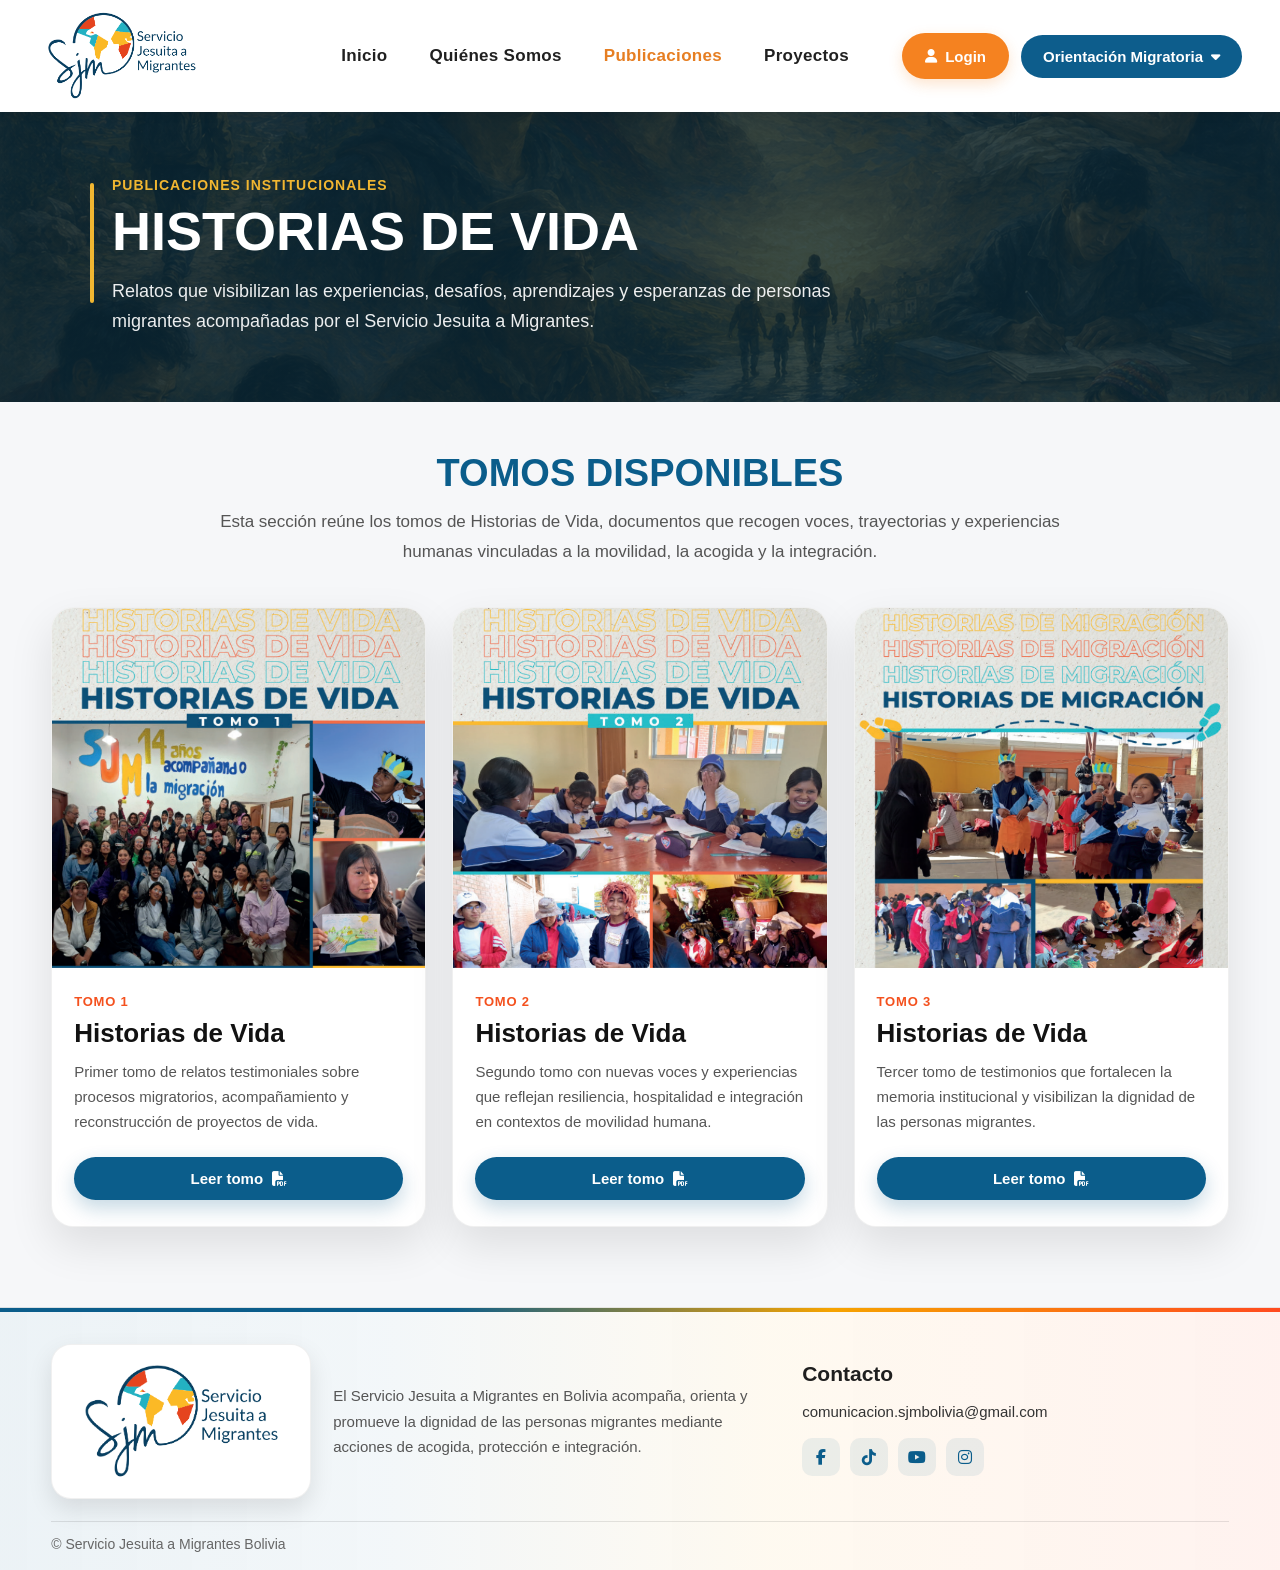
<file: historias.html>
<!DOCTYPE html>
<html lang="es">
<head>
  <meta charset="UTF-8">
  <meta name="viewport" content="width=device-width, initial-scale=1.0">
  <title>Historias de Vida - SJM Bolivia</title>

  <link rel="stylesheet" href="publicaciones.css">
  <link rel="stylesheet" href="historias.css">
  <link rel="stylesheet" href="https://cdnjs.cloudflare.com/ajax/libs/font-awesome/6.5.2/css/all.min.css">
</head>
<body>

  <!-- NAVBAR -->
  <header class="navbar">
    <div class="logo">
      <a href="index.html" aria-label="Ir al inicio">
        <img src="sjm.png" alt="SJM Bolivia">
      </a>
    </div>

    <nav class="nav-menu" aria-label="Navegación principal">
      <a href="index.html" class="nav-main-link">Inicio</a>

      <div class="nav-dropdown has-dropdown">
        <a href="quienes-somos.html" class="nav-main-link">Quiénes Somos</a>
        <div class="nav-dropdown-menu">
          <a href="quienes-somos.html#donde">Dónde estamos</a>
          <a href="quienes-somos.html#mision">Misión</a>
          <a href="quienes-somos.html#vision">Visión</a>
          <a href="quienes-somos.html#objetivos">Objetivos Estratégicos</a>
          <a href="quienes-somos.html#valores">Valores</a>
          <a href="quienes-somos.html#principios">Principios</a>
        </div>
      </div>

      <div class="nav-dropdown has-dropdown">
        <a href="publicaciones.html" class="nav-main-link active">Publicaciones</a>
        <div class="nav-dropdown-menu">
<a href="sinfronteras.html">Sin Fronteras</a>
<a href="canto.html">El Canto del Tordo</a>
<a href="articulos.html">Notas informativas</a>
<a href="encuentrosjrf.html">Encuentros JRF</a>
<a href="historias.html">Historias de vida</a>
<a href="guiadoc.html">Guía: Construyendo espacios interculturales</a>
        </div>
      </div>

      <div class="nav-dropdown has-dropdown">
        <a href="proyectos.html" class="nav-main-link">Proyectos</a>
        <div class="nav-dropdown-menu">
<a href="proyectos.html#proyecto-migrantes">Proyecto Migrantes</a>
<a href="proyectos.html#proyecto-emprendimientos">Proyecto Emprendimientos</a>
<a href="proyectos.html#proyecto-jovenes">Proyecto Jóvenes e Interculturalidad</a>
        </div>
      </div>
    </nav>

    <div class="nav-pills">

    <!-- LOGIN A LA IZQUIERDA -->
    <a href="https://resemifo.sjmbolivia.org/login"
       class="navbar-login-btn">
        <i class="fa-solid fa-user"></i>
        <span>Login</span>
    </a>

    <!-- ORIENTACIÓN MIGRATORIA A LA DERECHA -->
    <div class="pill-dropdown has-dropdown">

        <button class="pill-btn pill-blue dropdown-toggle" type="button">
            Orientación Migratoria
            <i class="fa-solid fa-caret-down"></i>
        </button>

        <div class="pill-dropdown-menu">

            <a href="preguntas-frecuentes.html">
                Preguntas frecuentes
            </a>

            <a href="guias.html">
                Guías
            </a>

        </div>

    </div>

</div>


<div class="nav-actions">

    <button class="menu-toggle"
            type="button"
            aria-label="Abrir menú">

        <span></span>
        <span></span>
        <span></span>

    </button>

</div>
  </header>

  <!-- MENÚ MÓVIL -->
  <div class="mobile-menu-overlay"></div>

  <aside class="mobile-menu" aria-label="Menú móvil">
    <button class="mobile-menu-close" type="button" aria-label="Cerrar menú">&times;</button>

    <nav class="mobile-nav-links">
      <a href="index.html">Inicio</a>

      <div class="mobile-nav-group">
        <a href="quienes-somos.html">Quiénes Somos</a>
        <div class="mobile-submenu">
          <a href="quienes-somos.html#donde">Dónde estamos</a>
          <a href="quienes-somos.html#mision">Misión</a>
          <a href="quienes-somos.html#vision">Visión</a>
          <a href="quienes-somos.html#objetivos">Objetivos Estratégicos</a>
          <a href="quienes-somos.html#valores">Valores</a>
          <a href="quienes-somos.html#principios">Principios</a>
        </div>
      </div>

      <div class="mobile-nav-group">
        <a href="publicaciones.html">Publicaciones</a>
        <div class="mobile-submenu">
<a href="sinfronteras.html">Sin Fronteras</a>
<a href="canto.html">El Canto del Tordo</a>
<a href="articulos.html">Notas informativas</a>
<a href="encuentrosjrf.html">Encuentros JRF</a>
<a href="historias.html">Historias de vida</a>
<a href="guiadoc.html">Guía: Construyendo espacios interculturales</a>
        </div>
      </div>

      <div class="mobile-nav-group">
        <a href="proyectos.html">Proyectos</a>
        <div class="mobile-submenu">
          <a href="proyectos.html#proyecto-migrantes">Proyecto Migrantes</a>
          <a href="proyectos.html#proyecto-emprendimientos">Proyecto Emprendimientos</a>
          <a href="proyectos.html#proyecto-jovenes">Proyecto Jóvenes e Interculturalidad</a>
        </div>
      </div>

      <a href="preguntas-frecuentes.html">Preguntas frecuentes</a>
      <a href="guias.html">Guías</a>
    </nav>
  </aside>

  <!-- HERO -->
  <section class="historias-hero">
    <div class="historias-hero-content">
      <div class="hero-line"></div>
      <div>
        <p class="historias-mini">Publicaciones institucionales</p>
        <h1>Historias de Vida</h1>
        <p class="historias-desc">
          Relatos que visibilizan las experiencias, desafíos, aprendizajes y esperanzas
          de personas migrantes acompañadas por el Servicio Jesuita a Migrantes.
        </p>
      </div>
    </div>
  </section>

  <!-- TOMOS -->
  <main class="historias-layout">
    <section class="historias-intro">
      <h2>Tomos disponibles</h2>
      <p>
        Esta sección reúne los tomos de Historias de Vida, documentos que recogen voces,
        trayectorias y experiencias humanas vinculadas a la movilidad, la acogida y la integración.
      </p>
    </section>

    <section class="tomos-grid">

      <article class="tomo-card">
        <div class="tomo-img-wrap">
          <img src="historia1.png" alt="Historias de Vida - Tomo 1">
        </div>

        <div class="tomo-body">
          <span class="tomo-numero">Tomo 1</span>
          <h3>Historias de Vida</h3>
          <p>
            Primer tomo de relatos testimoniales sobre procesos migratorios,
            acompañamiento y reconstrucción de proyectos de vida.
          </p>

          <button class="tomo-btn" type="button" data-pdf="pdf/historias-tomo1.pdf" data-title="Historias de Vida - Tomo 1">
            Leer tomo
            <i class="fa-solid fa-file-pdf"></i>
          </button>
        </div>
      </article>

      <article class="tomo-card">
        <div class="tomo-img-wrap">
          <img src="historia2.png" alt="Historias de Vida - Tomo 2">
        </div>

        <div class="tomo-body">
          <span class="tomo-numero">Tomo 2</span>
          <h3>Historias de Vida</h3>
          <p>
            Segundo tomo con nuevas voces y experiencias que reflejan resiliencia,
            hospitalidad e integración en contextos de movilidad humana.
          </p>

          <button class="tomo-btn" type="button" data-pdf="pdf/historias-tomo2.pdf" data-title="Historias de Vida - Tomo 2">
            Leer tomo
            <i class="fa-solid fa-file-pdf"></i>
          </button>
        </div>
      </article>

      <article class="tomo-card">
        <div class="tomo-img-wrap">
          <img src="historia3.png" alt="Historias de Vida - Tomo 3">
        </div>

        <div class="tomo-body">
          <span class="tomo-numero">Tomo 3</span>
          <h3>Historias de Vida</h3>
          <p>
            Tercer tomo de testimonios que fortalecen la memoria institucional
            y visibilizan la dignidad de las personas migrantes.
          </p>

          <button class="tomo-btn" type="button" data-pdf="pdf/historias-tomo3.pdf" data-title="Historias de Vida - Tomo 3">
            Leer tomo
            <i class="fa-solid fa-file-pdf"></i>
          </button>
        </div>
      </article>

    </section>
  </main>

  <!-- FOOTER -->
  <footer class="site-footer compact-footer">
    <div class="footer-stripe">
      <span class="stripe-blue"></span>
      <span class="stripe-orange"></span>
      <span class="stripe-red"></span>
    </div>

    <div class="footer-main footer-main-compact">
      <div class="footer-brand compact-brand">
        <div class="footer-logo-box">
          <img src="sjm.png" alt="SJM Bolivia">
        </div>
        <div class="footer-brand-text">
          <p>
            El Servicio Jesuita a Migrantes en Bolivia acompaña, orienta y promueve
            la dignidad de las personas migrantes mediante acciones de acogida,
            protección e integración.
          </p>
        </div>
      </div>

      <div class="footer-contact compact-contact">
        <h3>Contacto</h3>
        <a href="mailto:comunicacion.sjmbolivia@gmail.com">comunicacion.sjmbolivia@gmail.com</a>


        <div class="footer-social">

    <a href="https://www.facebook.com/sjmbolivia.bolivia?locale=es_LA"
       target="_blank"
       rel="noopener noreferrer"
       aria-label="Facebook">
        <i class="fa-brands fa-facebook-f"></i>
    </a>

    <a href="https://www.tiktok.com/@serviciojesuitamigrantes"
       target="_blank"
       rel="noopener noreferrer"
       aria-label="TikTok">
        <i class="fa-brands fa-tiktok"></i>
    </a>

    <a href="https://www.youtube.com/@serviciojesuitaamigrantesb4786"
       target="_blank"
       rel="noopener noreferrer"
       aria-label="YouTube">
        <i class="fa-brands fa-youtube"></i>
    </a>

    <a href="https://www.instagram.com/sjm_bolivia"
       target="_blank"
       rel="noopener noreferrer"
       aria-label="Instagram">
        <i class="fa-brands fa-instagram"></i>
    </a>

</div>
      </div>
    </div>

    <div class="footer-bottom compact-bottom">
      <p>© Servicio Jesuita a Migrantes Bolivia</p>
      <div class="footer-bottom-links">
        <!--<a href="#">Política de privacidad</a>-->
      </div>
    </div>
  </footer>

  <!-- VISOR PDF -->
  <div class="pdf-viewer-modal" id="pdfViewerModal" aria-hidden="true">
    <div class="pdf-viewer-header">
      <h3 id="pdfViewerTitle">Historias de Vida</h3>

      <div class="pdf-viewer-actions">
        <a id="pdfDownloadBtn" href="#" target="_blank">
          Abrir PDF <i class="fa-solid fa-arrow-up-right-from-square"></i>
        </a>

        <button type="button" id="pdfCloseBtn" aria-label="Cerrar visor PDF">
          <i class="fa-solid fa-xmark"></i>
        </button>
      </div>
    </div>

    <iframe id="pdfFrame" src="" title="Visor PDF"></iframe>
  </div>

  <script src="script.js"></script>
  <script src="historias.js"></script>

</body>
</html>
</file>
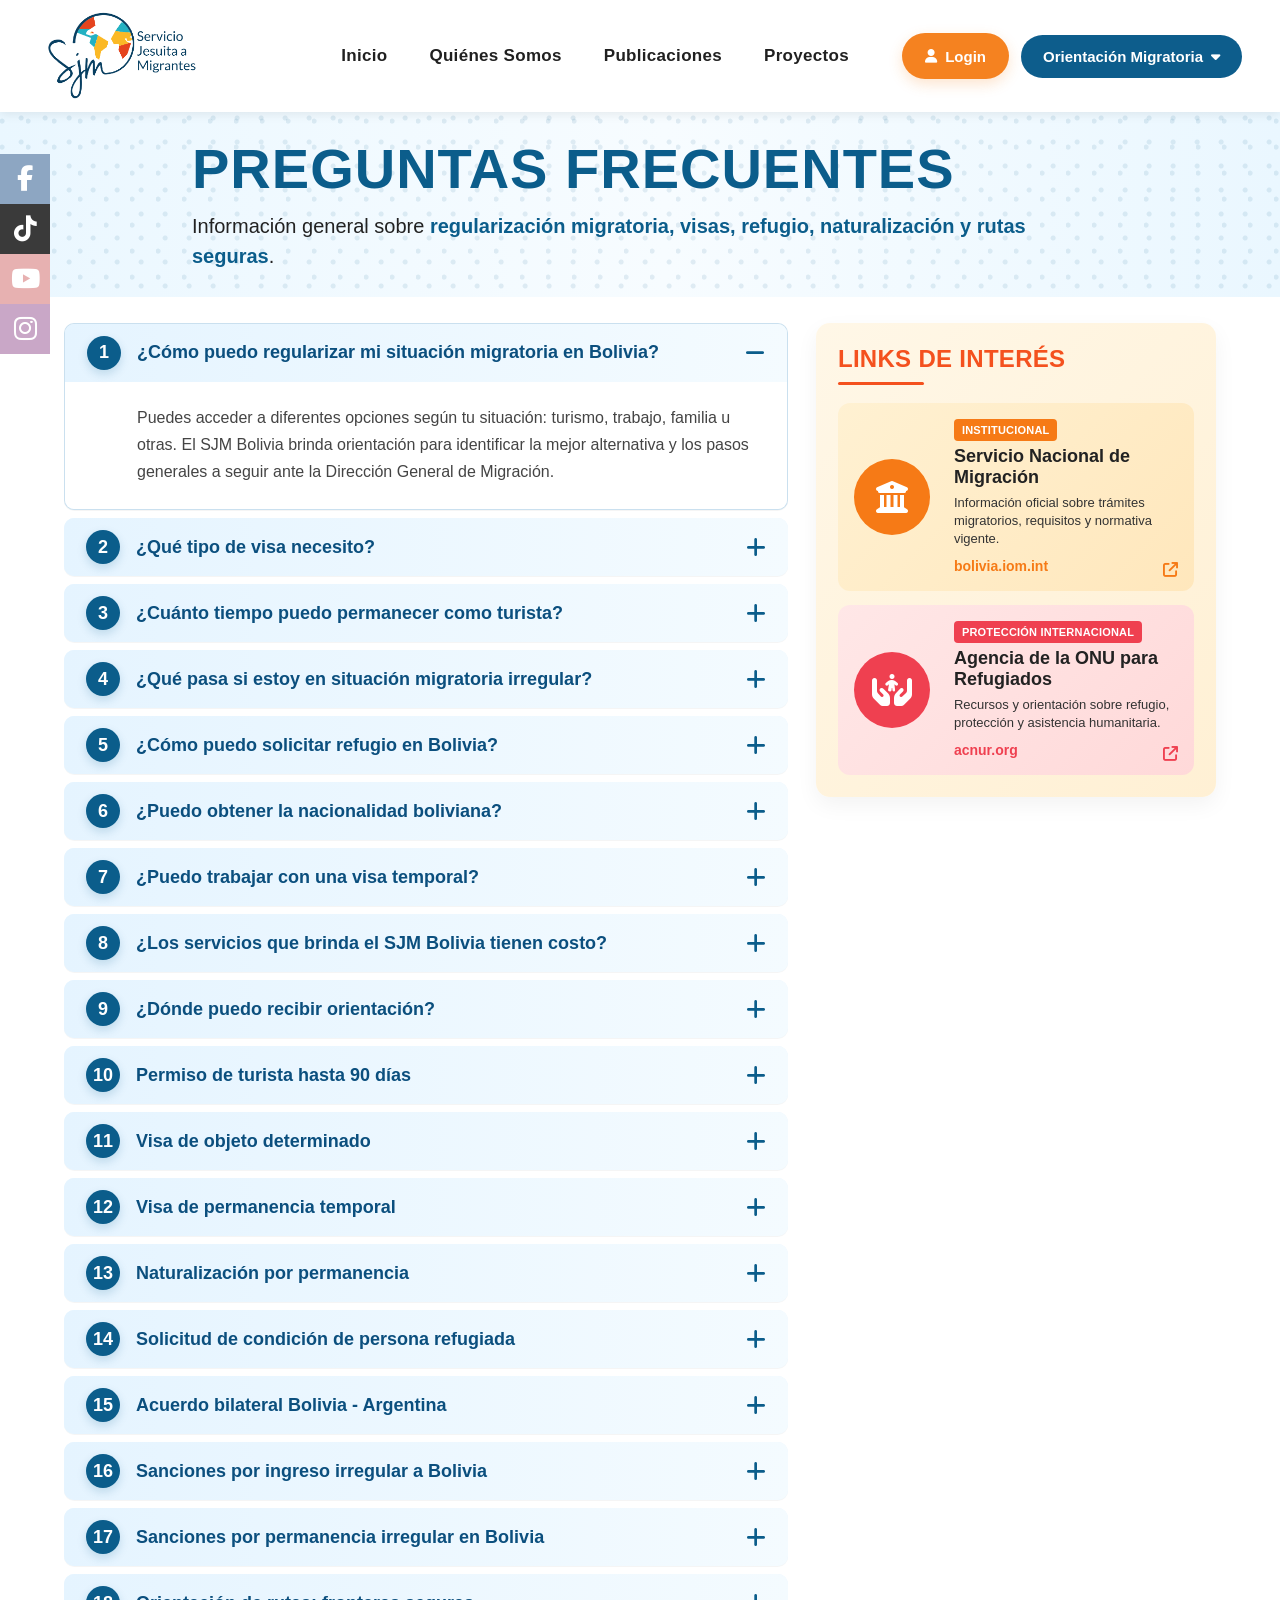
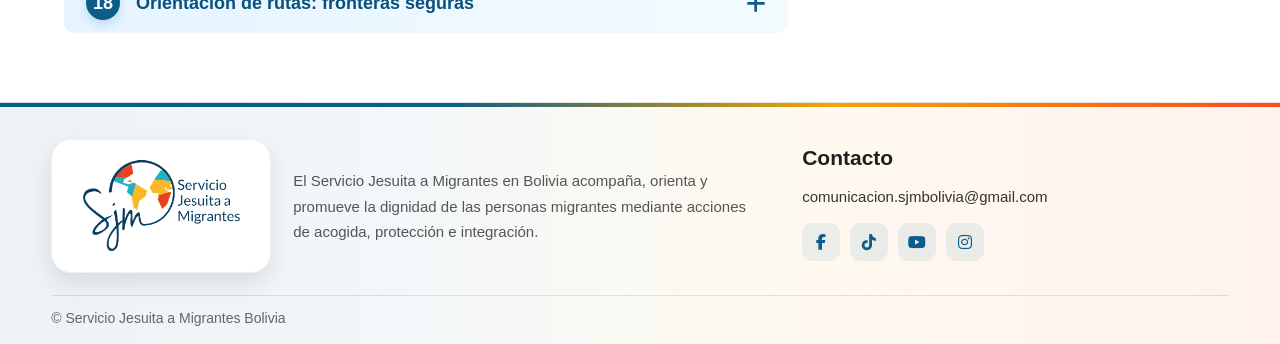
<file: preguntas-frecuentes.html>
<!DOCTYPE html>
<html lang="es">
<head>
    <meta charset="UTF-8">
    <meta name="viewport" content="width=device-width, initial-scale=1.0">
    <title>Preguntas Frecuentes - SJM Bolivia</title>
    <link rel="stylesheet" href="preguntas-frecuentes.css">
    <link rel="stylesheet" href="https://cdnjs.cloudflare.com/ajax/libs/font-awesome/6.5.2/css/all.min.css">
</head>
<body>

    <!-- NAVBAR -->
    <header class="navbar">
        <div class="logo">
            <a href="index.html" aria-label="Ir al inicio">
                <img src="sjm.png" alt="SJM Bolivia">
            </a>
        </div>

        <nav class="nav-menu" aria-label="Navegación principal">
            <a href="index.html" class="nav-main-link">Inicio</a>

            <div class="nav-dropdown has-dropdown">
                <a href="quienes-somos.html" class="nav-main-link">Quiénes Somos</a>
                <div class="nav-dropdown-menu">
                    <a href="quienes-somos.html#donde">Dónde estamos</a>
                    <a href="quienes-somos.html#mision">Misión</a>
                    <a href="quienes-somos.html#vision">Visión</a>
                    <a href="quienes-somos.html#objetivos">Objetivos Estratégicos</a>
                    <a href="quienes-somos.html#valores">Valores</a>
                    <a href="quienes-somos.html#principios">Principios</a>
                </div>
            </div>

            <div class="nav-dropdown has-dropdown">
                <a href="publicaciones.html" class="nav-main-link">Publicaciones</a>
                <div class="nav-dropdown-menu">
<a href="sinfronteras.html">Sin Fronteras</a>
<a href="canto.html">El Canto del Tordo</a>
<a href="articulos.html">Notas informativas</a>
<a href="encuentrosjrf.html">Encuentros JRF</a>
<a href="historias.html">Historias de vida</a>
<a href="guiadoc.html">Guía: Construyendo espacios interculturales</a>
                </div>
            </div>

            <div class="nav-dropdown has-dropdown">
                <a href="proyectos.html" class="nav-main-link">Proyectos</a>
                <div class="nav-dropdown-menu">
                    <a href="proyectos.html#proyecto-migrantes">Proyecto Migrantes</a>
                    <a href="proyectos.html#proyecto-emprendimientos">Proyecto Emprendimientos</a>
                    <a href="proyectos.html#proyecto-jovenes">Proyecto Jóvenes e Interculturalidad</a>
                </div>
            </div>
        </nav>

        <div class="nav-pills">

    <!-- LOGIN A LA IZQUIERDA -->
    <a href="https://resemifo.sjmbolivia.org/login"
       class="navbar-login-btn">
        <i class="fa-solid fa-user"></i>
        <span>Login</span>
    </a>

    <!-- ORIENTACIÓN MIGRATORIA A LA DERECHA -->
    <div class="pill-dropdown has-dropdown">

        <button class="pill-btn pill-blue dropdown-toggle" type="button">
            Orientación Migratoria
            <i class="fa-solid fa-caret-down"></i>
        </button>

        <div class="pill-dropdown-menu">

            <a href="preguntas-frecuentes.html">
                Preguntas frecuentes
            </a>

            <a href="guias.html">
                Guías
            </a>

        </div>

    </div>

</div>


<div class="nav-actions">

    <button class="menu-toggle"
            type="button"
            aria-label="Abrir menú">

        <span></span>
        <span></span>
        <span></span>

    </button>

</div>
    </header>

    <!-- MENU MOVIL -->
    <div class="mobile-menu-overlay"></div>

    <aside class="mobile-menu" aria-label="Menú móvil">
        <button class="mobile-menu-close" type="button" aria-label="Cerrar menú">&times;</button>

        <nav class="mobile-nav-links">
            <a href="index.html">Inicio</a>

            <div class="mobile-nav-group">
                <a href="quienes-somos.html">Quiénes Somos</a>
                <div class="mobile-submenu">
                    <a href="quienes-somos.html#donde">Dónde estamos</a>
                    <a href="quienes-somos.html#mision">Misión</a>
                    <a href="quienes-somos.html#vision">Visión</a>
                    <a href="quienes-somos.html#objetivos">Objetivos Estratégicos</a>
                    <a href="quienes-somos.html#valores">Valores</a>
                    <a href="quienes-somos.html#principios">Principios</a>
                </div>
            </div>

            <div class="mobile-nav-group">
                <a href="publicaciones.html">Publicaciones</a>
                <div class="mobile-submenu">
<a href="sinfronteras.html">Sin Fronteras</a>
<a href="canto.html">El Canto del Tordo</a>
<a href="articulos.html">Notas informativas</a>
<a href="encuentrosjrf.html">Encuentros JRF</a>
<a href="historias.html">Historias de vida</a>
<a href="guiadoc.html">Guía: Construyendo espacios interculturales</a>
                </div>
            </div>

            <div class="mobile-nav-group">
                <a href="proyectos.html">Proyectos</a>
                <div class="mobile-submenu">
<a href="proyectos.html#proyecto-migrantes">Proyecto Migrantes</a>
<a href="proyectos.html#proyecto-emprendimientos">Proyecto Emprendimientos</a>
<a href="proyectos.html#proyecto-jovenes">Proyecto Jóvenes e Interculturalidad</a>
                </div>
            </div>

            <a href="preguntas-frecuentes.html">Preguntas frecuentes</a>
            <a href="guias.html">Guías</a>
        </nav>
    </aside>

    <!-- REDES SOCIALES -->
    <div class="social-bar">

    <a href="https://www.facebook.com/sjmbolivia.bolivia?locale=es_LA"
       target="_blank"
       rel="noopener noreferrer"
       class="social-btn facebook">
        <i class="fa-brands fa-facebook-f"></i>
    </a>

    <a href="https://www.tiktok.com/@serviciojesuitamigrantes"
       target="_blank"
       rel="noopener noreferrer"
       class="social-btn tiktok">
        <i class="fa-brands fa-tiktok"></i>
    </a>

    <a href="https://www.youtube.com/@serviciojesuitaamigrantesb4786"
       target="_blank"
       rel="noopener noreferrer"
       class="social-btn youtube">
        <i class="fa-brands fa-youtube"></i>
    </a>

    <a href="https://www.instagram.com/sjm_bolivia"
       target="_blank"
       rel="noopener noreferrer"
       class="social-btn instagram">
        <i class="fa-brands fa-instagram"></i>
    </a>

</div>

    <!-- CONTENIDO -->
    <main class="faq-page">

        <section class="faq-header">
            <h1>Preguntas frecuentes</h1>
            <p>Información general sobre <strong>regularización migratoria, visas, refugio, naturalización y rutas seguras</strong>.</p>
        </section>

        <section class="faq-middle">

            <section class="faq-list">

                <div class="faq-item open">
                    <button class="faq-question" type="button">
                        <span>¿Cómo puedo regularizar mi situación migratoria en Bolivia?</span>
                        <i class="fa-solid fa-minus"></i>
                    </button>
                    <div class="faq-answer">
                        <p>Puedes acceder a diferentes opciones según tu situación: turismo, trabajo, familia u otras. El SJM Bolivia brinda orientación para identificar la mejor alternativa y los pasos generales a seguir ante la Dirección General de Migración.</p>
                    </div>
                </div>

                <div class="faq-item">
                    <button class="faq-question" type="button">
                        <span>¿Qué tipo de visa necesito?</span>
                        <i class="fa-solid fa-plus"></i>
                    </button>
                    <div class="faq-answer">
                        <p>Dependerá del motivo de tu estadía en el país: turismo, trabajo, salud, familia o reunificación familiar. Nuestro equipo puede orientarte de manera personalizada según tu caso.</p>
                    </div>
                </div>

                <div class="faq-item">
                    <button class="faq-question" type="button">
                        <span>¿Cuánto tiempo puedo permanecer como turista?</span>
                        <i class="fa-solid fa-plus"></i>
                    </button>
                    <div class="faq-answer">
                        <p>La permanencia por turismo es temporal y está sujeta a normativa vigente. Generalmente, la estadía para turistas puede alcanzar hasta noventa días calendario como máximo por año, por lo que es importante informarse y realizar los trámites correspondientes antes del vencimiento.</p>
                    </div>
                </div>

                <div class="faq-item">
                    <button class="faq-question" type="button">
                        <span>¿Qué pasa si estoy en situación migratoria irregular?</span>
                        <i class="fa-solid fa-plus"></i>
                    </button>
                    <div class="faq-answer">
                        <p>Existen mecanismos para regularizar la situación migratoria, según cada caso. La permanencia irregular puede generar sanciones o multas, por lo que se recomienda recibir orientación para revisar alternativas y evitar mayores dificultades.</p>
                    </div>
                </div>

                <div class="faq-item">
                    <button class="faq-question" type="button">
                        <span>¿Cómo puedo solicitar refugio en Bolivia?</span>
                        <i class="fa-solid fa-plus"></i>
                    </button>
                    <div class="faq-answer">
                        <p>Si tu vida, seguridad, libertad o integridad están en riesgo en tu país de origen, puedes solicitar la condición de persona refugiada ante la Comisión Nacional del Refugiado, CONARE. La solicitud debe presentarse por escrito y posteriormente se realiza una entrevista.</p>
                    </div>
                </div>

                <div class="faq-item">
                    <button class="faq-question" type="button">
                        <span>¿Puedo obtener la nacionalidad boliviana?</span>
                        <i class="fa-solid fa-plus"></i>
                    </button>
                    <div class="faq-answer">
                        <p>Sí. Existen procesos de naturalización para personas migrantes extranjeras que cumplen ciertos requisitos de permanencia en el país. Podemos orientarte sobre este procedimiento y los pasos generales.</p>
                    </div>
                </div>

                <div class="faq-item">
                    <button class="faq-question" type="button">
                        <span>¿Puedo trabajar con una visa temporal?</span>
                        <i class="fa-solid fa-plus"></i>
                    </button>
                    <div class="faq-answer">
                        <p>Dependerá del tipo de visa o permiso que tengas. Algunas categorías permiten realizar actividades laborales, siempre que exista la autorización correspondiente y se cumplan los requisitos establecidos.</p>
                    </div>
                </div>

                <div class="faq-item">
                    <button class="faq-question" type="button">
                        <span>¿Los servicios que brinda el SJM Bolivia tienen costo?</span>
                        <i class="fa-solid fa-plus"></i>
                    </button>
                    <div class="faq-answer">
                        <p>Los servicios están orientados a población migrante en situación de vulnerabilidad. Para más información sobre acceso, horarios y modalidades de atención, puedes contactarte directamente con el SJM Bolivia.</p>
                    </div>
                </div>

                <div class="faq-item">
                    <button class="faq-question" type="button">
                        <span>¿Dónde puedo recibir orientación?</span>
                        <i class="fa-solid fa-plus"></i>
                    </button>
                    <div class="faq-answer">
                        <p>Brindamos atención en las ciudades de La Paz y El Alto. Puedes contactarnos para conocer horarios y modalidades de atención.</p>
                        <p><strong>Contacto:</strong> +591 64111076</p>
                    </div>
                </div>

                <div class="faq-item">
                    <button class="faq-question" type="button">
                        <span>Permiso de turista hasta 90 días</span>
                        <i class="fa-solid fa-plus"></i>
                    </button>
                    <div class="faq-answer">
                        <p>Es otorgado con el propósito de descanso o esparcimiento, sin realizar actividad remunerada o lucrativa por cuenta propia o ajena. Inicialmente puede otorgarse por treinta días calendario y habilita a tramitar permanencia transitoria por turismo o visita ante la Dirección General de Migración por periodos similares.</p>
                        <p><strong>Entidad emisora:</strong> Trámites de Migración.</p>
                        <p><strong>Requisitos generales:</strong> cédula o pasaporte vigente. En caso de menores de edad que viajen solos o con uno de sus padres, se requiere autorización oficial de viaje aceptada por ambos progenitores.</p>
                        <p><strong>Costo:</strong> Gratuito.</p>
                        <p><strong>Validez:</strong> Hasta 90 días calendario como máximo por año.</p>
                    </div>
                </div>

                <div class="faq-item">
                    <button class="faq-question" type="button">
                        <span>Visa de objeto determinado</span>
                        <i class="fa-solid fa-plus"></i>
                    </button>
                    <div class="faq-answer">
                        <p>Es otorgada a personas extranjeras que la solicitan de manera expresa por motivos de trabajo, trabajo transitorio, salud o familia.</p>
                        <p><strong>Entidad emisora:</strong> Consulados de Bolivia en territorio extranjero.</p>
                        <p><strong>Requisitos generales:</strong> pasaporte vigente, documentación que acredite la actividad a desarrollar o carta de invitación, certificados de antecedentes penales y policiales del país de origen o última residencia, y solvencia económica mediante declaración jurada.</p>
                        <p><strong>Costo aproximado:</strong> 85 USD.</p>
                        <p><strong>Validez referencial:</strong> trabajo 30 días, trabajo transitorio 180 días, salud 30 días y familia 30 días.</p>
                        <p><strong>Derechos:</strong> permite estar de forma regular por determinado tiempo y actividad. Puede ser prorrogable y habilita a tramitar permanencia temporal ante la Dirección General de Migración.</p>
                    </div>
                </div>

                <div class="faq-item">
                    <button class="faq-question" type="button">
                        <span>Visa de permanencia temporal</span>
                        <i class="fa-solid fa-plus"></i>
                    </button>
                    <div class="faq-answer">
                        <p>Autoriza a permanecer en Bolivia hasta un máximo de tres años, por motivos de trabajo, actividad remunerada o lucrativa, familia, vínculos de parentesco, dependencia económica, afinidad o matrimonio.</p>
                        <p><strong>Entidad emisora:</strong> Dirección General de Migración.</p>
                        <p><strong>Requisitos generales:</strong> formulario de declaración jurada, cédula o pasaporte, certificados de antecedentes, registro de ingreso a Bolivia, contrato de trabajo si corresponde, fotografías 4x4 fondo blanco, documento notarial de solvencia económica, croquis de domicilio y certificado médico INSO.</p>
                        <p><strong>Costos aproximados:</strong> 1 año: 300 USD; 2 años: 400 USD; 3 años: 450 USD.</p>
                        <p><strong>Derechos:</strong> permite permanecer de forma regular en territorio boliviano por uno, dos o hasta tres años.</p>
                    </div>
                </div>

                <div class="faq-item">
                    <button class="faq-question" type="button">
                        <span>Naturalización por permanencia</span>
                        <i class="fa-solid fa-plus"></i>
                    </button>
                    <div class="faq-answer">
                        <p>Las personas migrantes extranjeras pueden adquirir la nacionalidad boliviana por naturalización, cumpliendo requisitos de permanencia y documentación.</p>
                        <p><strong>Entidades relacionadas:</strong> Dirección General de Migración, SERECI y SEGIP.</p>
                        <p><strong>Requisitos generales:</strong> permanencia ininterrumpida en Bolivia por más de tres años, examen escrito de conocimientos generales sobre historia elemental de Bolivia, nota dirigida al Ministerio de Gobierno, formulario de solicitud, documento de identidad vigente, certificado de nacimiento legalizado, cédula de identidad extranjera, certificados de antecedentes y fotografía 4x4.</p>
                        <p><strong>Costo aproximado:</strong> 900 USD.</p>
                        <p><strong>Derechos:</strong> la persona naturalizada adquiere los derechos y obligaciones reconocidos por las leyes bolivianas.</p>
                    </div>
                </div>

                <div class="faq-item">
                    <button class="faq-question" type="button">
                        <span>Solicitud de condición de persona refugiada</span>
                        <i class="fa-solid fa-plus"></i>
                    </button>
                    <div class="faq-answer">
                        <p>Si te encuentras en Bolivia y tuviste que salir de tu país porque tu vida, libertad o seguridad estaban amenazadas, puedes solicitar la condición de persona refugiada ante CONARE.</p>
                        <p><strong>Entidad emisora:</strong> Comisión Nacional del Refugiado, ubicada en La Paz.</p>
                        <p><strong>Requisitos generales:</strong> encontrarse en territorio boliviano y presentar una solicitud escrita documentada ante oficinas de CONARE.</p>
                        <p><strong>Pasos:</strong> presentar solicitud escrita, asistir a entrevista y renovar a tiempo el documento temporal.</p>
                        <p><strong>Costo:</strong> Gratuito.</p>
                        <p><strong>Derechos:</strong> no se aplican sanciones penales ni administrativas por ingreso o permanencia irregular de la persona solicitante. Se otorga un documento temporal que permite permanecer regularmente, trabajar, estudiar y acceder a salud por 60 días prorrogables.</p>
                    </div>
                </div>

                <div class="faq-item">
                    <button class="faq-question" type="button">
                        <span>Acuerdo bilateral Bolivia - Argentina</span>
                        <i class="fa-solid fa-plus"></i>
                    </button>
                    <div class="faq-answer">
                        <p>Está dirigido a personas de nacionalidad argentina que se encuentran en Bolivia y desean residir temporalmente por un periodo de dos años.</p>
                        <p><strong>Entidad emisora:</strong> Dirección General de Migración.</p>
                        <p><strong>Requisitos generales:</strong> formulario de declaración jurada, pasaporte vigente o documento nacional de identidad, certificados de antecedentes, fotografía actual 4x4 fondo blanco y croquis de domicilio actual.</p>
                        <p><strong>Costo aproximado:</strong> 200 USD.</p>
                        <p><strong>Derechos:</strong> permite regularizarse y mantenerse de forma regular en territorio boliviano.</p>
                    </div>
                </div>

                <div class="faq-item">
                    <button class="faq-question" type="button">
                        <span>Sanciones por ingreso irregular a Bolivia</span>
                        <i class="fa-solid fa-plus"></i>
                    </button>
                    <div class="faq-answer">
                        <p>El ingreso por un lugar no habilitado de control migratorio puede generar una sanción de salida obligatoria temporal por tres años o una multa aproximada de 50 USD.</p>
                        <p><strong>Requisitos generales para multa:</strong> contar con sello de salida del país cuya frontera esté próxima a Bolivia y contar con pasaporte o documento de identidad vigente.</p>
                        <p><strong>Entidad responsable:</strong> Dirección General de Migración nacional o departamental.</p>
                    </div>
                </div>

                <div class="faq-item">
                    <button class="faq-question" type="button">
                        <span>Sanciones por permanencia irregular en Bolivia</span>
                        <i class="fa-solid fa-plus"></i>
                    </button>
                    <div class="faq-answer">
                        <p>La persona extranjera que permanezca en el país de manera irregular puede recibir una sanción por día de permanencia irregular, con un monto aproximado de 5 USD por día.</p>
                        <p><strong>Situaciones posibles:</strong> vencimiento de permanencia regular o visa de permanencia temporal vencida.</p>
                        <p><strong>Entidad responsable:</strong> Dirección General de Migración nacional o departamental.</p>
                    </div>
                </div>

                <div class="faq-item">
                    <button class="faq-question" type="button">
                        <span>Orientación de rutas: fronteras seguras</span>
                        <i class="fa-solid fa-plus"></i>
                    </button>
                    <div class="faq-answer">
                        <p>Se recomienda utilizar pasos habilitados y rutas seguras para evitar riesgos, sanciones o dificultades migratorias.</p>
                        <p><strong>Pasos y rutas mencionadas:</strong></p>
                        <ul>
                            <li>Desaguadero - El Alto</li>
                            <li>El Alto - Pisiga</li>
                            <li>El Alto - Puerto Quijarro</li>
                            <li>El Alto - Guayaramerín</li>
                            <li>El Alto - Villazón</li>
                        </ul>
                    </div>
                </div>

            </section>

            <aside class="interest-links">
                <h2>Links de interés</h2>

                <div class="interest-grid modern-links">
                    <a href="https://bolivia.iom.int/" target="_blank" class="interest-card orange-card">
                        <div class="interest-icon">
                            <i class="fa-solid fa-building-columns"></i>
                        </div>
                        <div class="interest-content">
                            <span class="interest-tag">Institucional</span>
                            <h3>Servicio Nacional de Migración</h3>
                            <p>Información oficial sobre trámites migratorios, requisitos y normativa vigente.</p>
                            <span class="interest-url">bolivia.iom.int</span>
                        </div>
                        <i class="fa-solid fa-arrow-up-right-from-square interest-arrow"></i>
                    </a>

                    <!--<a href="https://www.mingobierno.gob.bo/" target="_blank" class="interest-card blue-card">
                        <div class="interest-icon">
                            <i class="fa-solid fa-landmark"></i>
                        </div>
                        <div class="interest-content">
                            <span class="interest-tag">Gobierno</span>
                            <h3>Ministerio de Gobierno</h3>
                            <p>Accede a información pública, lineamientos y servicios relacionados con gestión estatal.</p>
                            <span class="interest-url">mingobierno.gob.bo</span>
                        </div>
                        <i class="fa-solid fa-arrow-up-right-from-square interest-arrow"></i>
                    </a>-->

                    <a href="https://www.acnur.org/" target="_blank" class="interest-card red-card">
                        <div class="interest-icon">
                            <i class="fa-solid fa-hands-holding-child"></i>
                        </div>
                        <div class="interest-content">
                            <span class="interest-tag">Protección internacional</span>
                            <h3>Agencia de la ONU para Refugiados</h3>
                            <p>Recursos y orientación sobre refugio, protección y asistencia humanitaria.</p>
                            <span class="interest-url">acnur.org</span>
                        </div>
                        <i class="fa-solid fa-arrow-up-right-from-square interest-arrow"></i>
                    </a>
                </div>
            </aside>

        </section>

    </main>

    <!-- FOOTER COMPACTO BLANCO -->
    <footer class="site-footer compact-footer">
        <div class="footer-stripe">
            <span class="stripe-blue"></span>
            <span class="stripe-orange"></span>
            <span class="stripe-red"></span>
        </div>

        <div class="footer-main footer-main-compact">
            <div class="footer-brand compact-brand">
                <div class="footer-logo-box">
                    <img src="sjm.png" alt="SJM Bolivia">
                </div>
                <div class="footer-brand-text">
                    <p>
                        El Servicio Jesuita a Migrantes en Bolivia acompaña, orienta y promueve
                        la dignidad de las personas migrantes mediante acciones de acogida,
                        protección e integración.
                    </p>
                </div>
            </div>

            <div class="footer-contact compact-contact">
                <h3>Contacto</h3>
                <!--<a href="mailto:lapaz@sjmbolivia.org">lapaz@sjmbolivia.org</a>-->
                <a href="mailto:comunicacion.sjmbolivia@gmail.com">comunicacion.sjmbolivia@gmail.com</a>

                <div class="footer-social">

    <a href="https://www.facebook.com/sjmbolivia.bolivia?locale=es_LA"
       target="_blank"
       rel="noopener noreferrer"
       aria-label="Facebook">
        <i class="fa-brands fa-facebook-f"></i>
    </a>

    <a href="https://www.tiktok.com/@serviciojesuitamigrantes"
       target="_blank"
       rel="noopener noreferrer"
       aria-label="TikTok">
        <i class="fa-brands fa-tiktok"></i>
    </a>

    <a href="https://www.youtube.com/@serviciojesuitaamigrantesb4786"
       target="_blank"
       rel="noopener noreferrer"
       aria-label="YouTube">
        <i class="fa-brands fa-youtube"></i>
    </a>

    <a href="https://www.instagram.com/sjm_bolivia"
       target="_blank"
       rel="noopener noreferrer"
       aria-label="Instagram">
        <i class="fa-brands fa-instagram"></i>
    </a>

</div>
            </div>
        </div>

        <div class="footer-bottom compact-bottom">
            <p>© Servicio Jesuita a Migrantes Bolivia</p>
            <div class="footer-bottom-links">
                <!--<a href="#">Política de privacidad</a>-->
            </div>
        </div>
    </footer>

    <script src="preguntas-frecuentes.js"></script>
    <script src="script.js"></script>
</body>
</html>
</file>
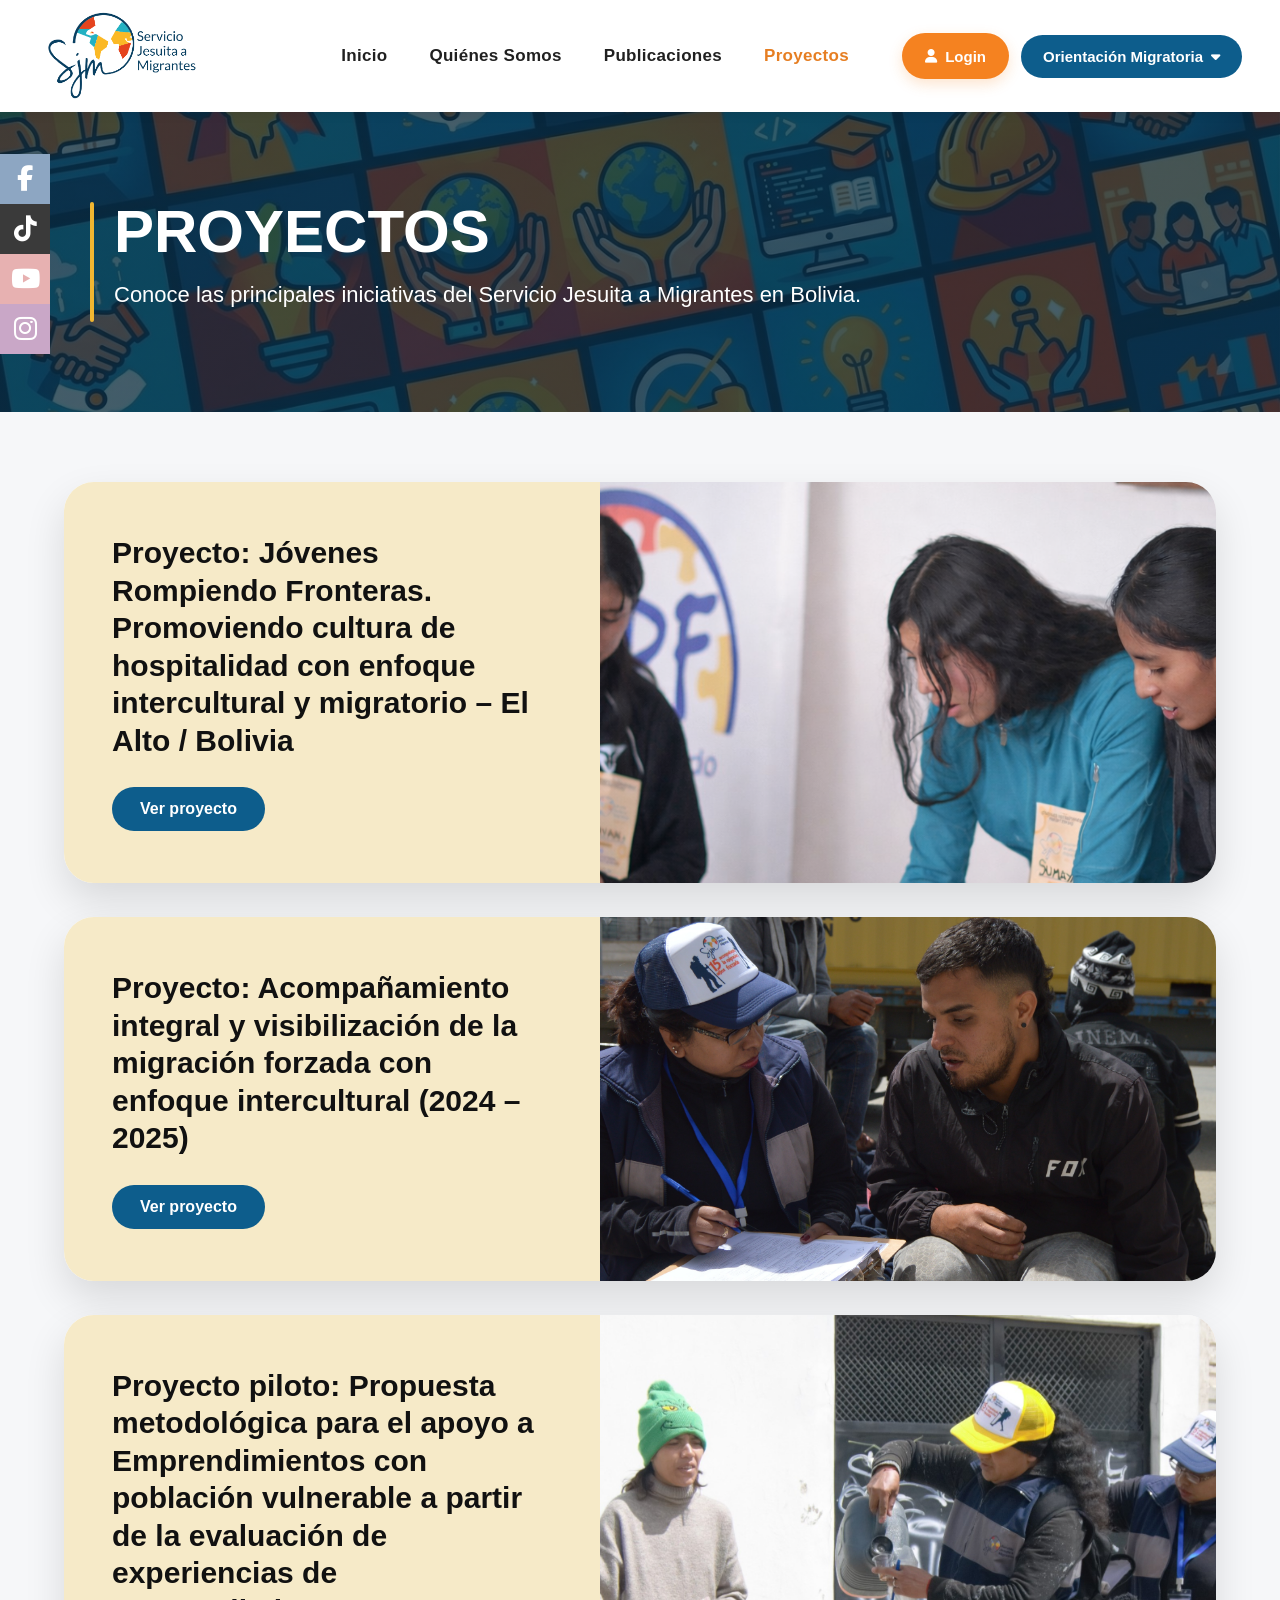
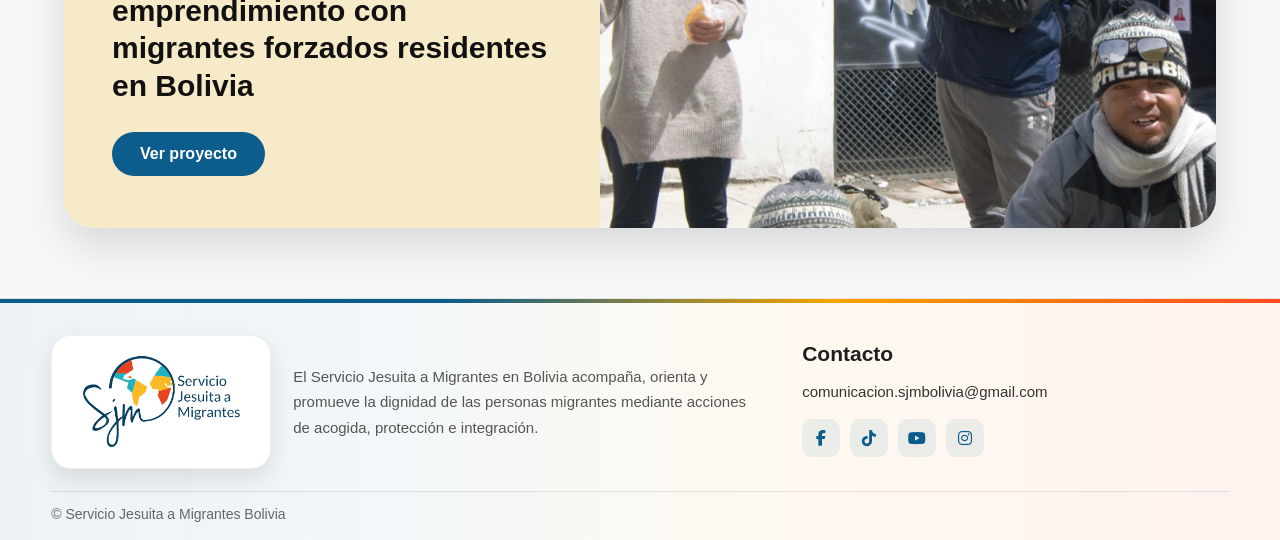
<file: proyectos.html>
<!DOCTYPE html>
<html lang="es">
<head>
    <meta charset="UTF-8">
    <meta name="viewport" content="width=device-width, initial-scale=1.0">
    <title>Proyectos - SJM Bolivia</title>
    <link rel="stylesheet" href="proyectos.css">
    <link rel="stylesheet" href="https://cdnjs.cloudflare.com/ajax/libs/font-awesome/6.5.2/css/all.min.css">
</head>
<body>

    <header class="navbar">
        <div class="logo">
            <a href="index.html" aria-label="Ir al inicio">
                <img src="sjm.png" alt="SJM Bolivia">
            </a>
        </div>

        <nav class="nav-menu" aria-label="Navegación principal">
            <a href="index.html" class="nav-main-link">Inicio</a>

            <div class="nav-dropdown has-dropdown">
                <a href="quienes-somos.html" class="nav-main-link">Quiénes Somos</a>
                <div class="nav-dropdown-menu">
                    <a href="quienes-somos.html#donde">Dónde estamos</a>
                    <a href="quienes-somos.html#mision">Misión</a>
                    <a href="quienes-somos.html#vision">Visión</a>
                    <a href="quienes-somos.html#objetivos">Objetivos Estratégicos</a>
                    <a href="quienes-somos.html#valores">Valores</a>
                    <a href="quienes-somos.html#principios">Principios</a>
                </div>
            </div>

            <div class="nav-dropdown has-dropdown">
                <a href="publicaciones.html" class="nav-main-link">Publicaciones</a>
                <div class="nav-dropdown-menu">
<a href="sinfronteras.html">Sin Fronteras</a>
<a href="canto.html">El Canto del Tordo</a>
<a href="articulos.html">Notas informativas</a>
<a href="encuentrosjrf.html">Encuentros JRF</a>
<a href="historias.html">Historias de vida</a>
<a href="guiadoc.html">Guía: Construyendo espacios interculturales</a>
                </div>
            </div>

            <div class="nav-dropdown has-dropdown">
                <a href="proyectos.html" class="nav-main-link active">Proyectos</a>
                <div class="nav-dropdown-menu">
                    <a href="proyectos.html#proyecto-migrantes">Proyecto Migrantes</a>
                    <a href="proyectos.html#proyecto-emprendimientos">Proyecto Emprendimientos</a>
                    <a href="proyectos.html#proyecto-jovenes">Proyecto Jóvenes e Interculturalidad</a>
                </div>
            </div>
        </nav>

        <div class="nav-pills">

    <!-- LOGIN A LA IZQUIERDA -->
    <a href="https://resemifo.sjmbolivia.org/login"
       class="navbar-login-btn">
        <i class="fa-solid fa-user"></i>
        <span>Login</span>
    </a>

    <!-- ORIENTACIÓN MIGRATORIA A LA DERECHA -->
    <div class="pill-dropdown has-dropdown">

        <button class="pill-btn pill-blue dropdown-toggle" type="button">
            Orientación Migratoria
            <i class="fa-solid fa-caret-down"></i>
        </button>

        <div class="pill-dropdown-menu">

            <a href="preguntas-frecuentes.html">
                Preguntas frecuentes
            </a>

            <a href="guias.html">
                Guías
            </a>

        </div>

    </div>

</div>


<div class="nav-actions">

    <button class="menu-toggle"
            type="button"
            aria-label="Abrir menú">

        <span></span>
        <span></span>
        <span></span>

    </button>

</div>
    </header>

    <div class="mobile-menu-overlay"></div>

    <aside class="mobile-menu" aria-label="Menú móvil">
        <button class="mobile-menu-close" type="button" aria-label="Cerrar menú">&times;</button>

        <nav class="mobile-nav-links">
            <a href="index.html">Inicio</a>

            <div class="mobile-nav-group">
                <a href="quienes-somos.html">Quiénes Somos</a>
                <div class="mobile-submenu">
                    <a href="quienes-somos.html#donde">Dónde estamos</a>
                    <a href="quienes-somos.html#mision">Misión</a>
                    <a href="quienes-somos.html#vision">Visión</a>
                    <a href="quienes-somos.html#objetivos">Objetivos Estratégicos</a>
                    <a href="quienes-somos.html#valores">Valores</a>
                    <a href="quienes-somos.html#principios">Principios</a>
                </div>
            </div>

            <div class="mobile-nav-group">
                <a href="publicaciones.html">Publicaciones</a>
                <div class="mobile-submenu">
<a href="sinfronteras.html">Sin Fronteras</a>
<a href="canto.html">El Canto del Tordo</a>
<a href="articulos.html">Notas informativas</a>
<a href="encuentrosjrf.html">Encuentros JRF</a>
<a href="historias.html">Historias de vida</a>
<a href="guiadoc.html">Guía: Construyendo espacios interculturales</a>
                </div>
            </div>

            <div class="mobile-nav-group">
                <a href="proyectos.html">Proyectos</a>
                <div class="mobile-submenu">
<a href="proyectos.html#proyecto-migrantes">Proyecto Migrantes</a>
<a href="proyectos.html#proyecto-emprendimientos">Proyecto Emprendimientos</a>
<a href="proyectos.html#proyecto-jovenes">Proyecto Jóvenes e Interculturalidad</a>
                </div>
            </div>

            <a href="preguntas-frecuentes.html">Preguntas frecuentes</a>
            <a href="guias.html">Guías</a>
        </nav>
    </aside>
    <!-- REDES SOCIALES -->
    <div class="social-bar">

    <a href="https://www.facebook.com/sjmbolivia.bolivia?locale=es_LA"
       target="_blank"
       rel="noopener noreferrer"
       class="social-btn facebook">
        <i class="fa-brands fa-facebook-f"></i>
    </a>

    <a href="https://www.tiktok.com/@serviciojesuitamigrantes"
       target="_blank"
       rel="noopener noreferrer"
       class="social-btn tiktok">
        <i class="fa-brands fa-tiktok"></i>
    </a>

    <a href="https://www.youtube.com/@serviciojesuitaamigrantesb4786"
       target="_blank"
       rel="noopener noreferrer"
       class="social-btn youtube">
        <i class="fa-brands fa-youtube"></i>
    </a>

    <a href="https://www.instagram.com/sjm_bolivia"
       target="_blank"
       rel="noopener noreferrer"
       class="social-btn instagram">
        <i class="fa-brands fa-instagram"></i>
    </a>

</div>


    <section class="proyectos-hero">
        <div class="hero-content">
            <div class="hero-line"></div>
            <div>
                <h1>Proyectos</h1>
                <p>Conoce las principales iniciativas del Servicio Jesuita a Migrantes en Bolivia.</p>
            </div>
        </div>
    </section>

    <section class="proyectos-list">

        <article class="project-card" id="proyecto-jovenes">
            <div class="project-card-content">
                <div class="project-card-text">
                    <h2>
                        Proyecto: Jóvenes Rompiendo Fronteras. Promoviendo cultura de hospitalidad con enfoque intercultural y migratorio – El Alto / Bolivia
                    </h2>

                    <button
                        class="project-btn project-capsule"
                        type="button"
                        data-project="jovenes"
                        aria-label="Ver detalle del proyecto Jóvenes Rompiendo Fronteras">
                        Ver proyecto
                    </button>
                </div>

                <div class="project-card-image">
                    <img src="arte.png" alt="Jóvenes Rompiendo Fronteras">
                </div>
            </div>
        </article>

        <article class="project-card" id="proyecto-migrantes">
            <div class="project-card-content">
                <div class="project-card-text">
                    <h2>
                        Proyecto: Acompañamiento integral y visibilización de la migración forzada con enfoque intercultural (2024 – 2025)
                    </h2>

                    <button
                        class="project-btn project-capsule"
                        type="button"
                        data-project="acompanamiento"
                        aria-label="Ver detalle del proyecto de acompañamiento integral">
                        Ver proyecto
                    </button>
                </div>

                <div class="project-card-image">
                    <img src="migracionforzada.jpeg" alt="Acompañamiento integral y visibilización de la migración forzada">
                </div>
            </div>
        </article>

        <article class="project-card" id="proyecto-emprendimientos">
            <div class="project-card-content">
                <div class="project-card-text">
                    <h2>
                        Proyecto piloto: Propuesta metodológica para el apoyo a Emprendimientos con población vulnerable a partir de la evaluación de experiencias de emprendimiento con migrantes forzados residentes en Bolivia
                    </h2>

                    <button
                        class="project-btn project-capsule"
                        type="button"
                        data-project="emprendimiento"
                        aria-label="Ver detalle del proyecto piloto de emprendimientos">
                        Ver proyecto
                    </button>
                </div>

                <div class="project-card-image">
                    <img src="proyecto3.jpeg" alt="Proyecto piloto de emprendimientos">
                </div>
            </div>
        </article>

    </section>

    <div class="project-modal" id="projectModal" aria-hidden="true">
        <div class="project-modal-backdrop"></div>

        <div class="project-modal-dialog" role="dialog" aria-modal="true" aria-labelledby="projectModalTitle">
            <button class="project-modal-close" id="projectModalClose" type="button" aria-label="Cerrar">&times;</button>

            <div class="project-modal-scroll">
                <p class="project-modal-kicker" id="projectModalSupport"></p>
                <h2 class="project-modal-title" id="projectModalTitle"></h2>
                <div class="project-modal-body" id="projectModalBody"></div>
            </div>
        </div>
    </div>

    <footer class="site-footer compact-footer">
        <div class="footer-stripe">
            <span class="stripe-blue"></span>
            <span class="stripe-orange"></span>
            <span class="stripe-red"></span>
        </div>

        <div class="footer-main footer-main-compact">
            <div class="footer-brand compact-brand">
                <div class="footer-logo-box">
                    <img src="sjm.png" alt="SJM Bolivia">
                </div>
                <div class="footer-brand-text">
                    <p>
                        El Servicio Jesuita a Migrantes en Bolivia acompaña, orienta y promueve
                        la dignidad de las personas migrantes mediante acciones de acogida,
                        protección e integración.
                    </p>
                </div>
            </div>

            <div class="footer-contact compact-contact">
                <h3>Contacto</h3>
                <a href="mailto:comunicacion.sjmbolivia@gmail.com">comunicacion.sjmbolivia@gmail.com</a>

                <div class="footer-social">

    <a href="https://www.facebook.com/sjmbolivia.bolivia?locale=es_LA"
       target="_blank"
       rel="noopener noreferrer"
       aria-label="Facebook">
        <i class="fa-brands fa-facebook-f"></i>
    </a>

    <a href="https://www.tiktok.com/@serviciojesuitamigrantes"
       target="_blank"
       rel="noopener noreferrer"
       aria-label="TikTok">
        <i class="fa-brands fa-tiktok"></i>
    </a>

    <a href="https://www.youtube.com/@serviciojesuitaamigrantesb4786"
       target="_blank"
       rel="noopener noreferrer"
       aria-label="YouTube">
        <i class="fa-brands fa-youtube"></i>
    </a>

    <a href="https://www.instagram.com/sjm_bolivia"
       target="_blank"
       rel="noopener noreferrer"
       aria-label="Instagram">
        <i class="fa-brands fa-instagram"></i>
    </a>

</div>
            </div>
        </div>

        <div class="footer-bottom compact-bottom">
            <p>© Servicio Jesuita a Migrantes Bolivia</p>
            <div class="footer-bottom-links">
                <!--<a href="#">Política de privacidad</a>-->
            </div>
        </div>
    </footer>

    <script src="script.js"></script>
</body>
</html>
</file>
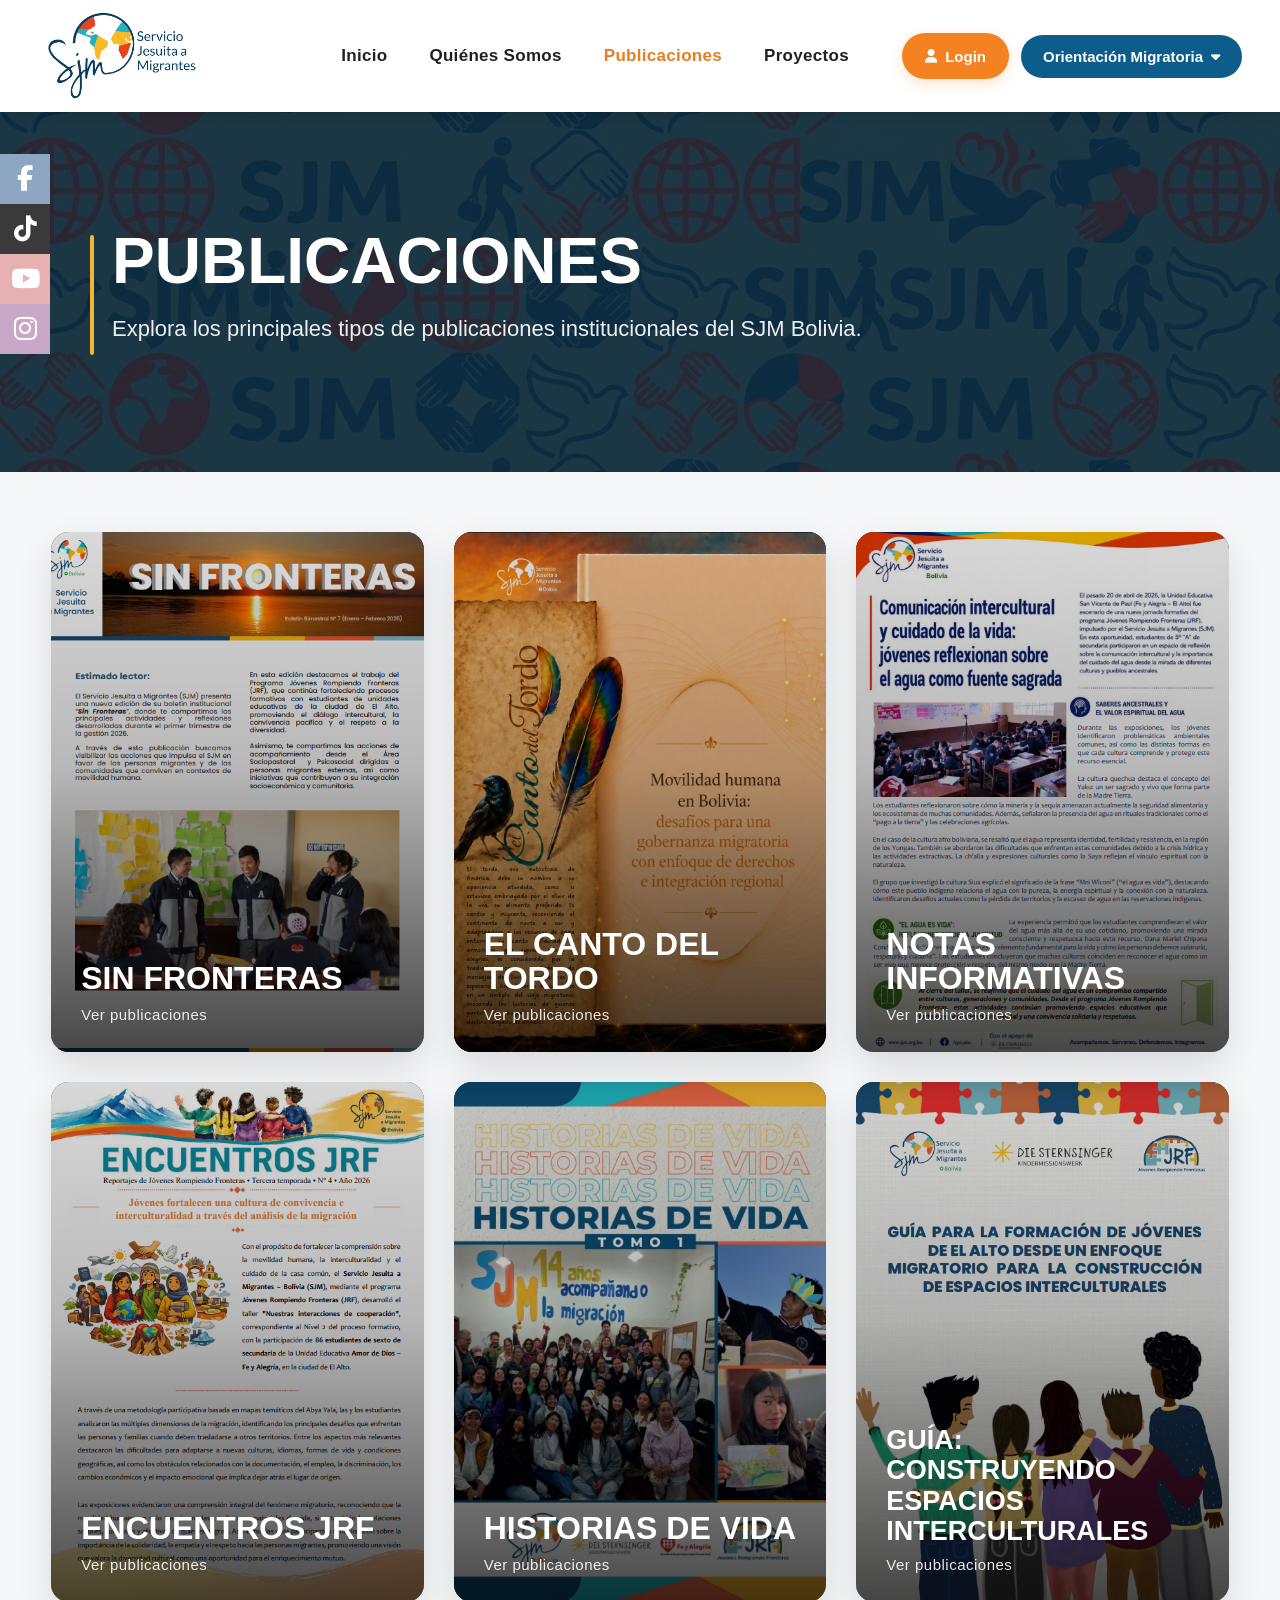
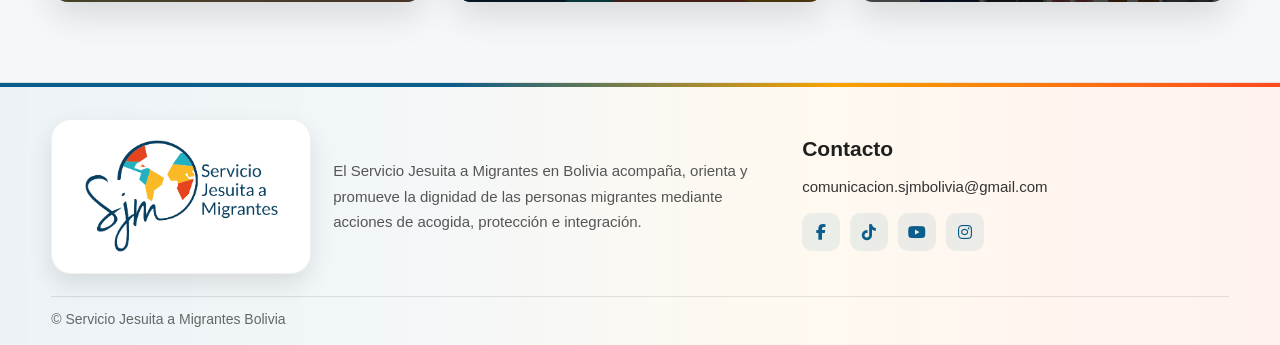
<file: publicaciones.html>
<!DOCTYPE html>
<html lang="es">
<head>
    <meta charset="UTF-8">
    <meta name="viewport" content="width=device-width, initial-scale=1.0">
    <title>Publicaciones - SJM Bolivia</title>
    <link rel="stylesheet" href="publicaciones.css">
    <link rel="stylesheet" href="https://cdnjs.cloudflare.com/ajax/libs/font-awesome/6.5.2/css/all.min.css">
</head>
<body>

    <!-- NAVBAR -->
    <header class="navbar">
        <div class="logo">
            <a href="index.html" aria-label="Ir al inicio">
                <img src="sjm.png" alt="SJM Bolivia">
            </a>
        </div>

        <nav class="nav-menu" aria-label="Navegación principal">
            <a href="index.html" class="nav-main-link">Inicio</a>

            <div class="nav-dropdown has-dropdown">
                <a href="quienes-somos.html" class="nav-main-link">Quiénes Somos</a>
                <div class="nav-dropdown-menu">
                    <a href="quienes-somos.html#donde">Dónde estamos</a>
                    <a href="quienes-somos.html#mision">Misión</a>
                    <a href="quienes-somos.html#vision">Visión</a>
                    <a href="quienes-somos.html#objetivos">Objetivos Estratégicos</a>
                    <a href="quienes-somos.html#valores">Valores</a>
                    <a href="quienes-somos.html#principios">Principios</a>
                </div>
            </div>

            <div class="nav-dropdown has-dropdown">
                <a href="publicaciones.html" class="nav-main-link active">Publicaciones</a>
                <div class="nav-dropdown-menu">
<a href="sinfronteras.html">Sin Fronteras</a>
<a href="canto.html">El Canto del Tordo</a>
<a href="articulos.html">Notas informativas</a>
<a href="encuentrosjrf.html">Encuentros JRF</a>
<a href="historias.html">Historias de vida</a>
<a href="guiadoc.html">Guía: Construyendo espacios interculturales</a>
                </div>
            </div>

            <div class="nav-dropdown has-dropdown">
                <a href="proyectos.html" class="nav-main-link">Proyectos</a>
                <div class="nav-dropdown-menu">
<a href="proyectos.html#proyecto-migrantes">Proyecto Migrantes</a>
<a href="proyectos.html#proyecto-emprendimientos">Proyecto Emprendimientos</a>
<a href="proyectos.html#proyecto-jovenes">Proyecto Jóvenes e Interculturalidad</a>
                </div>
            </div>
        </nav>

        <div class="nav-pills">

    <!-- LOGIN A LA IZQUIERDA -->
    <a href="https://resemifo.sjmbolivia.org/login"
       class="navbar-login-btn">
        <i class="fa-solid fa-user"></i>
        <span>Login</span>
    </a>

    <!-- ORIENTACIÓN MIGRATORIA A LA DERECHA -->
    <div class="pill-dropdown has-dropdown">

        <button class="pill-btn pill-blue dropdown-toggle" type="button">
            Orientación Migratoria
            <i class="fa-solid fa-caret-down"></i>
        </button>

        <div class="pill-dropdown-menu">

            <a href="preguntas-frecuentes.html">
                Preguntas frecuentes
            </a>

            <a href="guias.html">
                Guías
            </a>

        </div>

    </div>

</div>


<div class="nav-actions">

    <button class="menu-toggle"
            type="button"
            aria-label="Abrir menú">

        <span></span>
        <span></span>
        <span></span>

    </button>

</div>
    </header>

    <!-- MENU MOVIL -->
    <div class="mobile-menu-overlay"></div>

    <aside class="mobile-menu" aria-label="Menú móvil">
        <button class="mobile-menu-close" type="button" aria-label="Cerrar menú">&times;</button>

        <nav class="mobile-nav-links">
            <a href="index.html">Inicio</a>

            <div class="mobile-nav-group">
                <a href="quienes-somos.html">Quiénes Somos</a>
                <div class="mobile-submenu">
                    <a href="quienes-somos.html#donde">Dónde estamos</a>
                    <a href="quienes-somos.html#mision">Misión</a>
                    <a href="quienes-somos.html#vision">Visión</a>
                    <a href="quienes-somos.html#objetivos">Objetivos Estratégicos</a>
                    <a href="quienes-somos.html#valores">Valores</a>
                    <a href="quienes-somos.html#principios">Principios</a>
                </div>
            </div>

            <div class="mobile-nav-group">
                <a href="publicaciones.html">Publicaciones</a>
                <div class="mobile-submenu">
<a href="sinfronteras.html">Sin Fronteras</a>
<a href="canto.html">El Canto del Tordo</a>
<a href="articulos.html">Notas informativas</a>
<a href="encuentrosjrf.html">Encuentros JRF</a>
<a href="historias.html">Historias de vida</a>
<a href="guiadoc.html">Guía: Construyendo espacios interculturales</a>
                </div>
            </div>

            <div class="mobile-nav-group">
                <a href="proyectos.html">Proyectos</a>
                <div class="mobile-submenu">
                    <a href="proyectos.html#proyecto-migrantes">Proyecto Migrantes</a>
                    <a href="proyectos.html#proyecto-emprendimientos">Proyecto Emprendimientos</a>
                    <a href="proyectos.html#proyecto-jovenes">Proyecto Jóvenes e Interculturalidad</a>
                </div>
            </div>

            <a href="preguntas-frecuentes.html">Preguntas frecuentes</a>
            <a href="guias.html">Guías</a>
            <!--<a href="transparencia.html">Transparencia</a>-->
        </nav>
    </aside>

        <!-- REDES SOCIALES -->
    <div class="social-bar">

    <a href="https://www.facebook.com/sjmbolivia.bolivia?locale=es_LA"
       target="_blank"
       rel="noopener noreferrer"
       class="social-btn facebook">
        <i class="fa-brands fa-facebook-f"></i>
    </a>

    <a href="https://www.tiktok.com/@serviciojesuitamigrantes"
       target="_blank"
       rel="noopener noreferrer"
       class="social-btn tiktok">
        <i class="fa-brands fa-tiktok"></i>
    </a>

    <a href="https://www.youtube.com/@serviciojesuitaamigrantesb4786"
       target="_blank"
       rel="noopener noreferrer"
       class="social-btn youtube">
        <i class="fa-brands fa-youtube"></i>
    </a>

    <a href="https://www.instagram.com/sjm_bolivia"
       target="_blank"
       rel="noopener noreferrer"
       class="social-btn instagram">
        <i class="fa-brands fa-instagram"></i>
    </a>

</div>

    <!-- HERO -->
    <section class="publicaciones-hero">
        <div class="hero-content">
            <div class="hero-line"></div>
            <div class="hero-text">
                <h1>Publicaciones</h1>
                <p>
                    Explora los principales tipos de publicaciones institucionales del SJM Bolivia.
                </p>
            </div>
        </div>
    </section>

    <!-- TARJETAS -->
    <section class="publicaciones-grid">

        <a href="sinfronteras.html" class="pub-card" id="sin-fronteras" aria-label="Ir a Sin Fronteras">
            <img src="img/notas/SFPortada.png" alt="Sin Fronteras">
            <div class="pub-overlay"></div>

            <div class="pub-default">
                <h2>Sin Fronteras</h2>
                <span>Ver publicaciones</span>
            </div>

            <div class="pub-hover">
                <h3>Última edición</h3>
                <p>
                    Esta edición de Sin Fronteras presenta las principales actividades desarrolladas por el SJM Bolivia durante el primer trimestre de 2026, destacando los procesos formativos del programa Jóvenes Rompiendo Fronteras y las acciones de acompañamiento social, psicosocial y sociopastoral dirigidas a personas migrantes.
                </p>
            </div>
        </a>

        <a href="canto.html" class="pub-card" id="el-canto-del-tordo" aria-label="Ir a El Canto del Tordo">
            <img src="img/notas/CDT72026.png" alt="El Canto del Tordo">
            <div class="pub-overlay"></div>

            <div class="pub-default">
                <h2>El Canto del Tordo</h2>
                <span>Ver publicaciones</span>
            </div>

            <div class="pub-hover">
                <h3>Última edición</h3>
                <p>
                    Esta edición analiza la evolución de la migración internacional en Bolivia, destacando sus principales transformaciones, desafíos y oportunidades. Desde un enfoque de derechos humanos, examina la necesidad de fortalecer la gobernanza migratoria, la integración regional y la articulación institucional para construir una movilidad humana más segura, ordenada e inclusiva.
                </p>
            </div>
        </a>

        <a href="articulos.html" class="pub-card" id="notas-informativas" aria-label="Ir a Notas informativas">
            <img src="img/notas/NIPortada.png" alt="Notas informativas">
            <div class="pub-overlay"></div>

            <div class="pub-default">
                <h2>Notas informativas</h2>
                <span>Ver publicaciones</span>
            </div>

            <div class="pub-hover">
                <h3>Última nota</h3>
                <p>
                    La nota presenta una jornada formativa del programa Jóvenes Rompiendo Fronteras, en la que estudiantes reflexionaron sobre el valor del agua desde distintas culturas y pueblos ancestrales. La actividad promovió el diálogo intercultural, el reconocimiento de saberes ancestrales y el compromiso de las juventudes con el cuidado del agua y de la vida.
                </p>
            </div>
        </a>

        <a href="encuentrosjrf.html" class="pub-card" id="encuentros-jrf" aria-label="Ir a Encuentros JRF">
            <img src="img/notas/EJRFPortada.png" alt="Encuentros JRF">
            <div class="pub-overlay"></div>

            <div class="pub-default">
                <h2>Encuentros JRF</h2>
                <span>Ver publicaciones</span>
            </div>

            <div class="pub-hover">
                <h3>Último encuentro</h3>
                <p>
                    La publicación presenta un proceso formativo de Jóvenes Rompiendo Fronteras, en el que estudiantes analizaron las múltiples dimensiones y desafíos de la migración. A través de una metodología participativa, reflexionaron sobre interculturalidad, empatía, solidaridad y respeto a las personas migrantes, fortaleciendo una cultura de convivencia y valoración de la diversidad.
                </p>
            </div>
        </a>

        <a href="historias.html" class="pub-card" id="historias-de-vida" aria-label="Ir a Historias de vida">
            <img src="img/notas/HDVPortada.png" alt="Historias de vida">
            <div class="pub-overlay"></div>

            <div class="pub-default">
                <h2>Historias de vida</h2>
                <span>Ver publicaciones</span>
            </div>

            <div class="pub-hover">
                <h3>Última historia</h3>
                <p>
                    Relatos que visibilizan trayectorias, desafíos, resiliencias y procesos de reconstrucción de vida de personas migrantes acompañadas por la institución.
                </p>
            </div>
        </a>

        <a href="guiadoc.html" class="pub-card pub-card-long" id="guia" aria-label="Ir a Guía: Construyendo espacios interculturales">
            <img src="img/notas/GPortada.png" alt="Guía: Construyendo espacios interculturales">
            <div class="pub-overlay"></div>

            <div class="pub-default">
                <h2>Guía: Construyendo espacios interculturales</h2>
                <span>Ver publicaciones</span>
            </div>

            <div class="pub-hover">
                <h3>Guía disponible</h3>
                <p>
                    Material orientado a fortalecer prácticas de convivencia, diálogo y construcción de espacios interculturales desde un enfoque de dignidad y hospitalidad.
                </p>
            </div>
        </a>

    </section>

    <footer class="site-footer compact-footer">
        <div class="footer-stripe">
            <span class="stripe-blue"></span>
            <span class="stripe-orange"></span>
            <span class="stripe-red"></span>
        </div>

        <div class="footer-main footer-main-compact">
            <div class="footer-brand compact-brand">
                <div class="footer-logo-box">
                    <img src="sjm.png" alt="SJM Bolivia">
                </div>
                <div class="footer-brand-text">
                    <p>
                        El Servicio Jesuita a Migrantes en Bolivia acompaña, orienta y promueve
                        la dignidad de las personas migrantes mediante acciones de acogida,
                        protección e integración.
                    </p>
                </div>
            </div>

            <div class="footer-contact compact-contact">
                <h3>Contacto</h3>
                <!--<a href="mailto:lapaz@sjmbolivia.org">lapaz@sjmbolivia.org</a>-->
                <a href="mailto:comunicacion.sjmbolivia@gmail.com">comunicacion.sjmbolivia@gmail.com</a>
                <!--<a href="transparencia.html">Transparencia</a>-->

                <div class="footer-social">

    <a href="https://www.facebook.com/sjmbolivia.bolivia?locale=es_LA"
       target="_blank"
       rel="noopener noreferrer"
       aria-label="Facebook">
        <i class="fa-brands fa-facebook-f"></i>
    </a>

    <a href="https://www.tiktok.com/@serviciojesuitamigrantes"
       target="_blank"
       rel="noopener noreferrer"
       aria-label="TikTok">
        <i class="fa-brands fa-tiktok"></i>
    </a>

    <a href="https://www.youtube.com/@serviciojesuitaamigrantesb4786"
       target="_blank"
       rel="noopener noreferrer"
       aria-label="YouTube">
        <i class="fa-brands fa-youtube"></i>
    </a>

    <a href="https://www.instagram.com/sjm_bolivia"
       target="_blank"
       rel="noopener noreferrer"
       aria-label="Instagram">
        <i class="fa-brands fa-instagram"></i>
    </a>

</div>
            </div>
        </div>

        <div class="footer-bottom compact-bottom">
            <p>© Servicio Jesuita a Migrantes Bolivia</p>
            <div class="footer-bottom-links">
                <!--<a href="#">Política de privacidad</a>
                <a href="transparencia.html">Transparencia</a>-->
            </div>
        </div>
    </footer>

    <script src="script.js"></script>
</body>
</html>
</file>
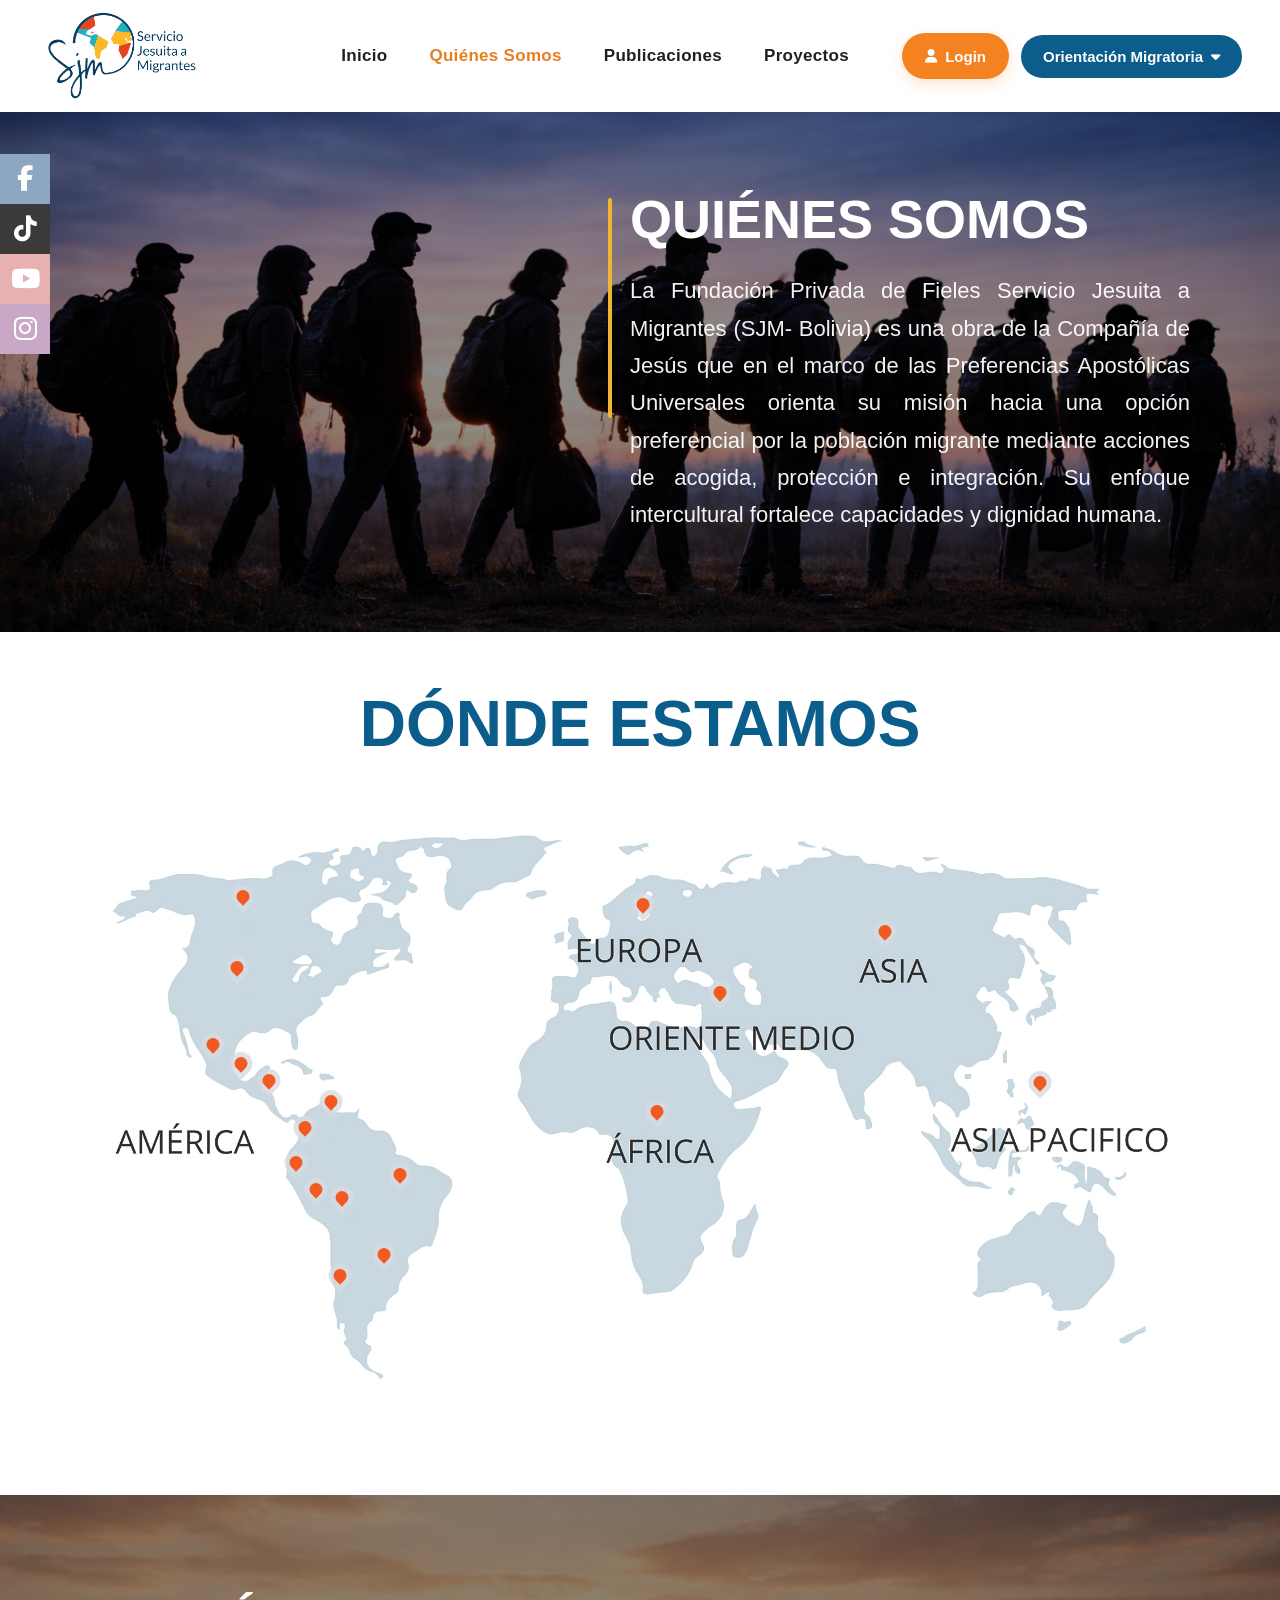
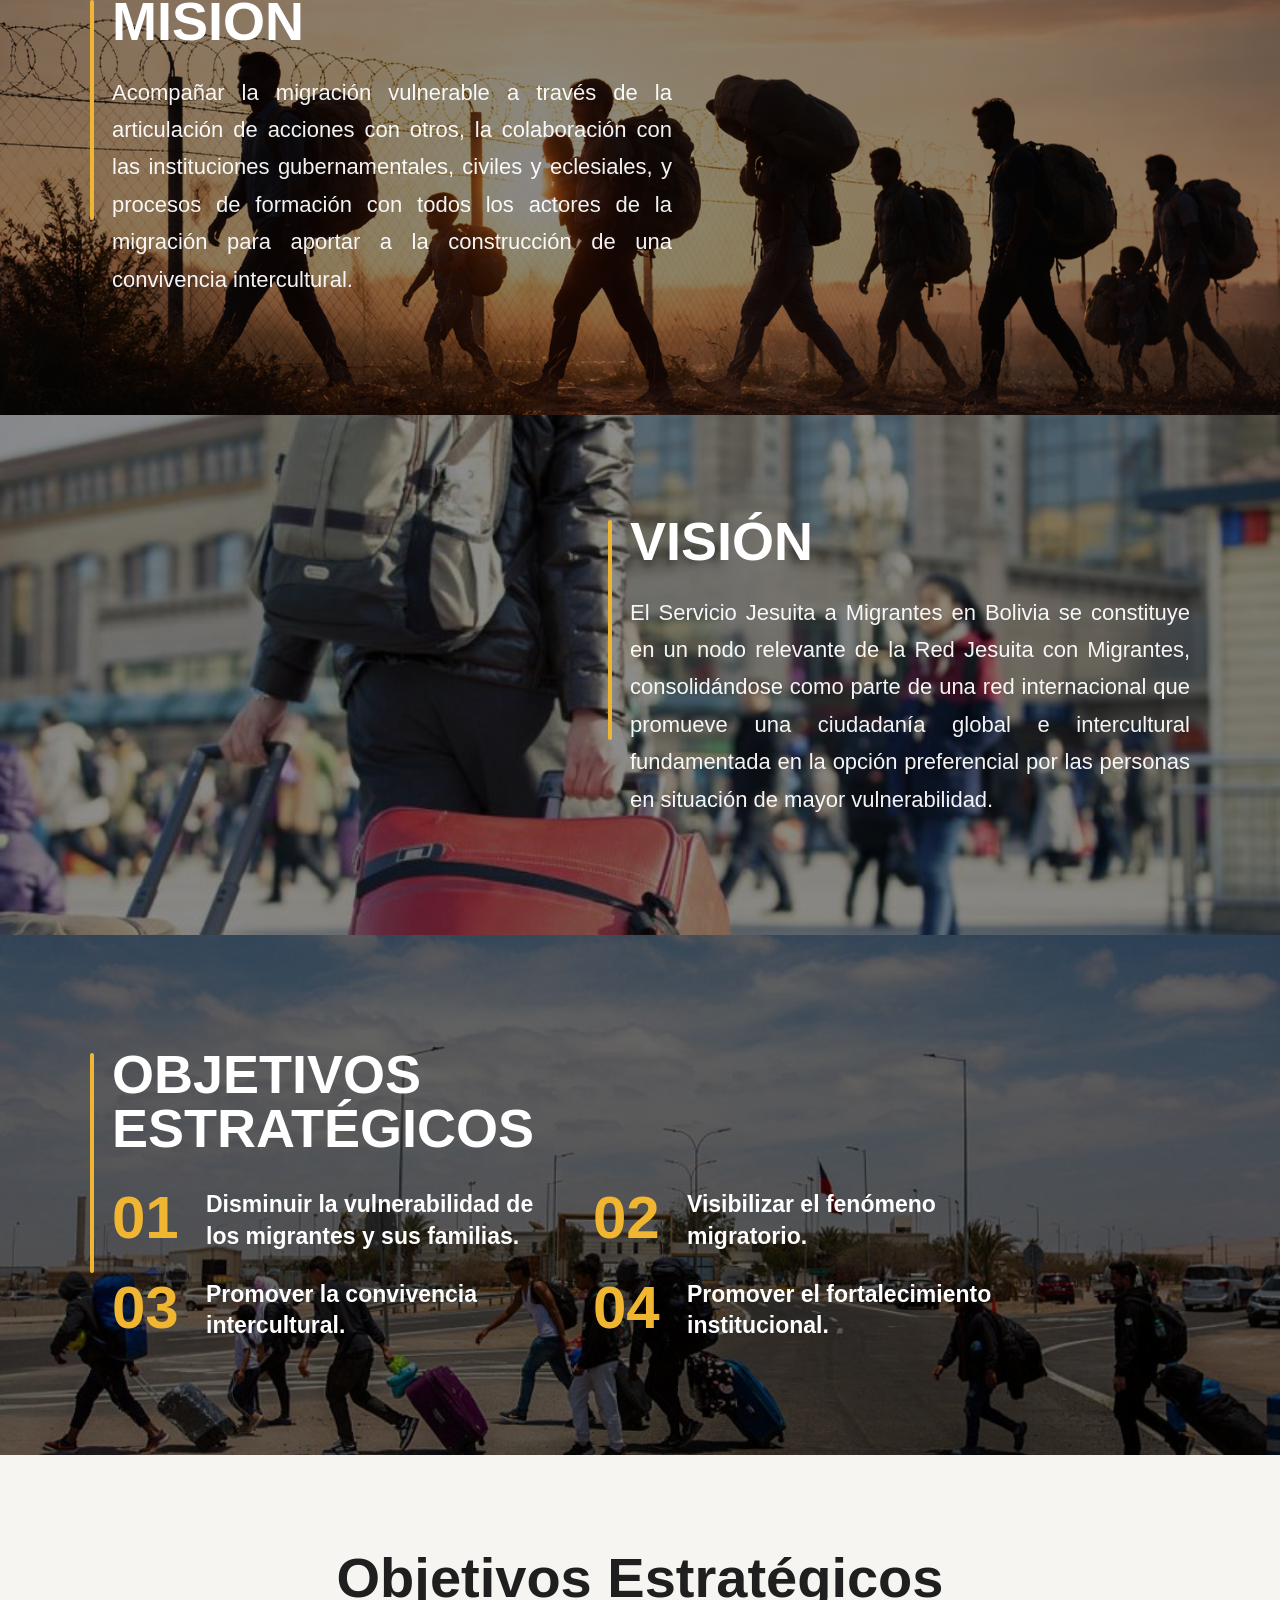
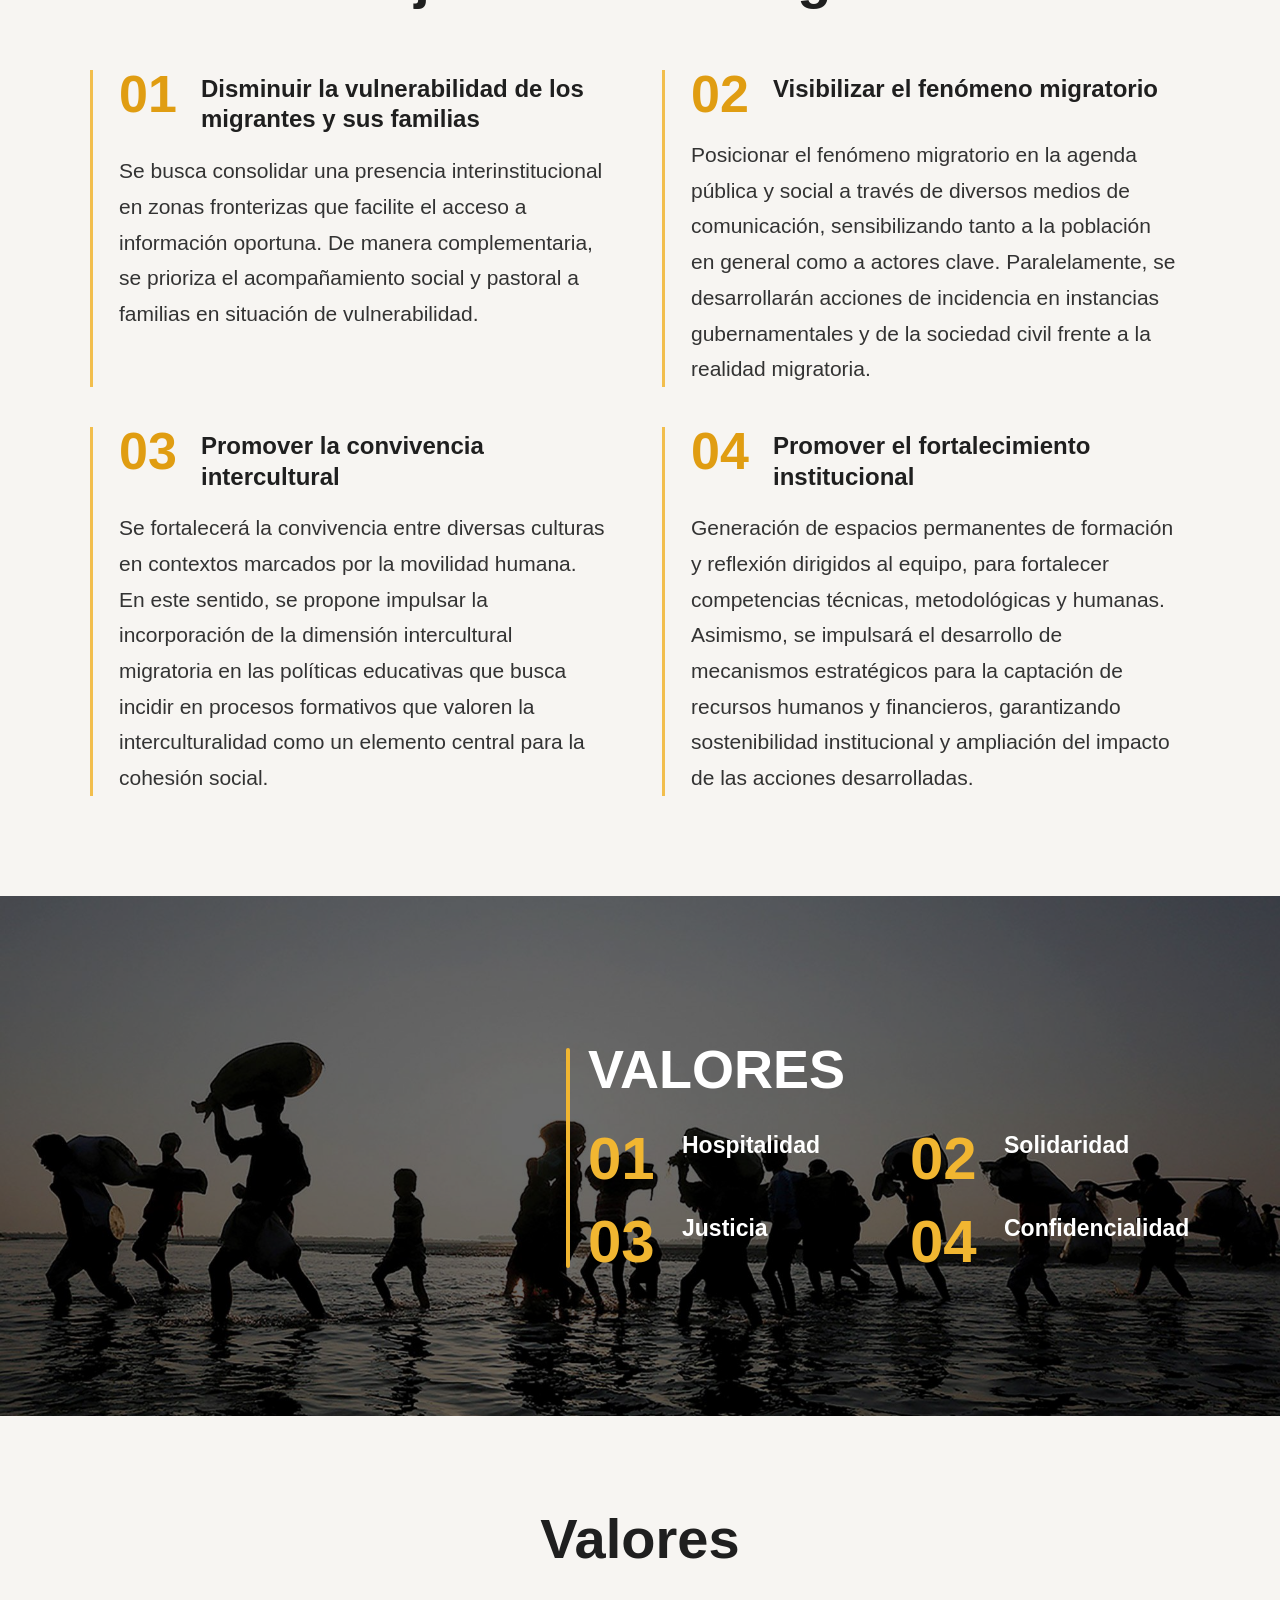
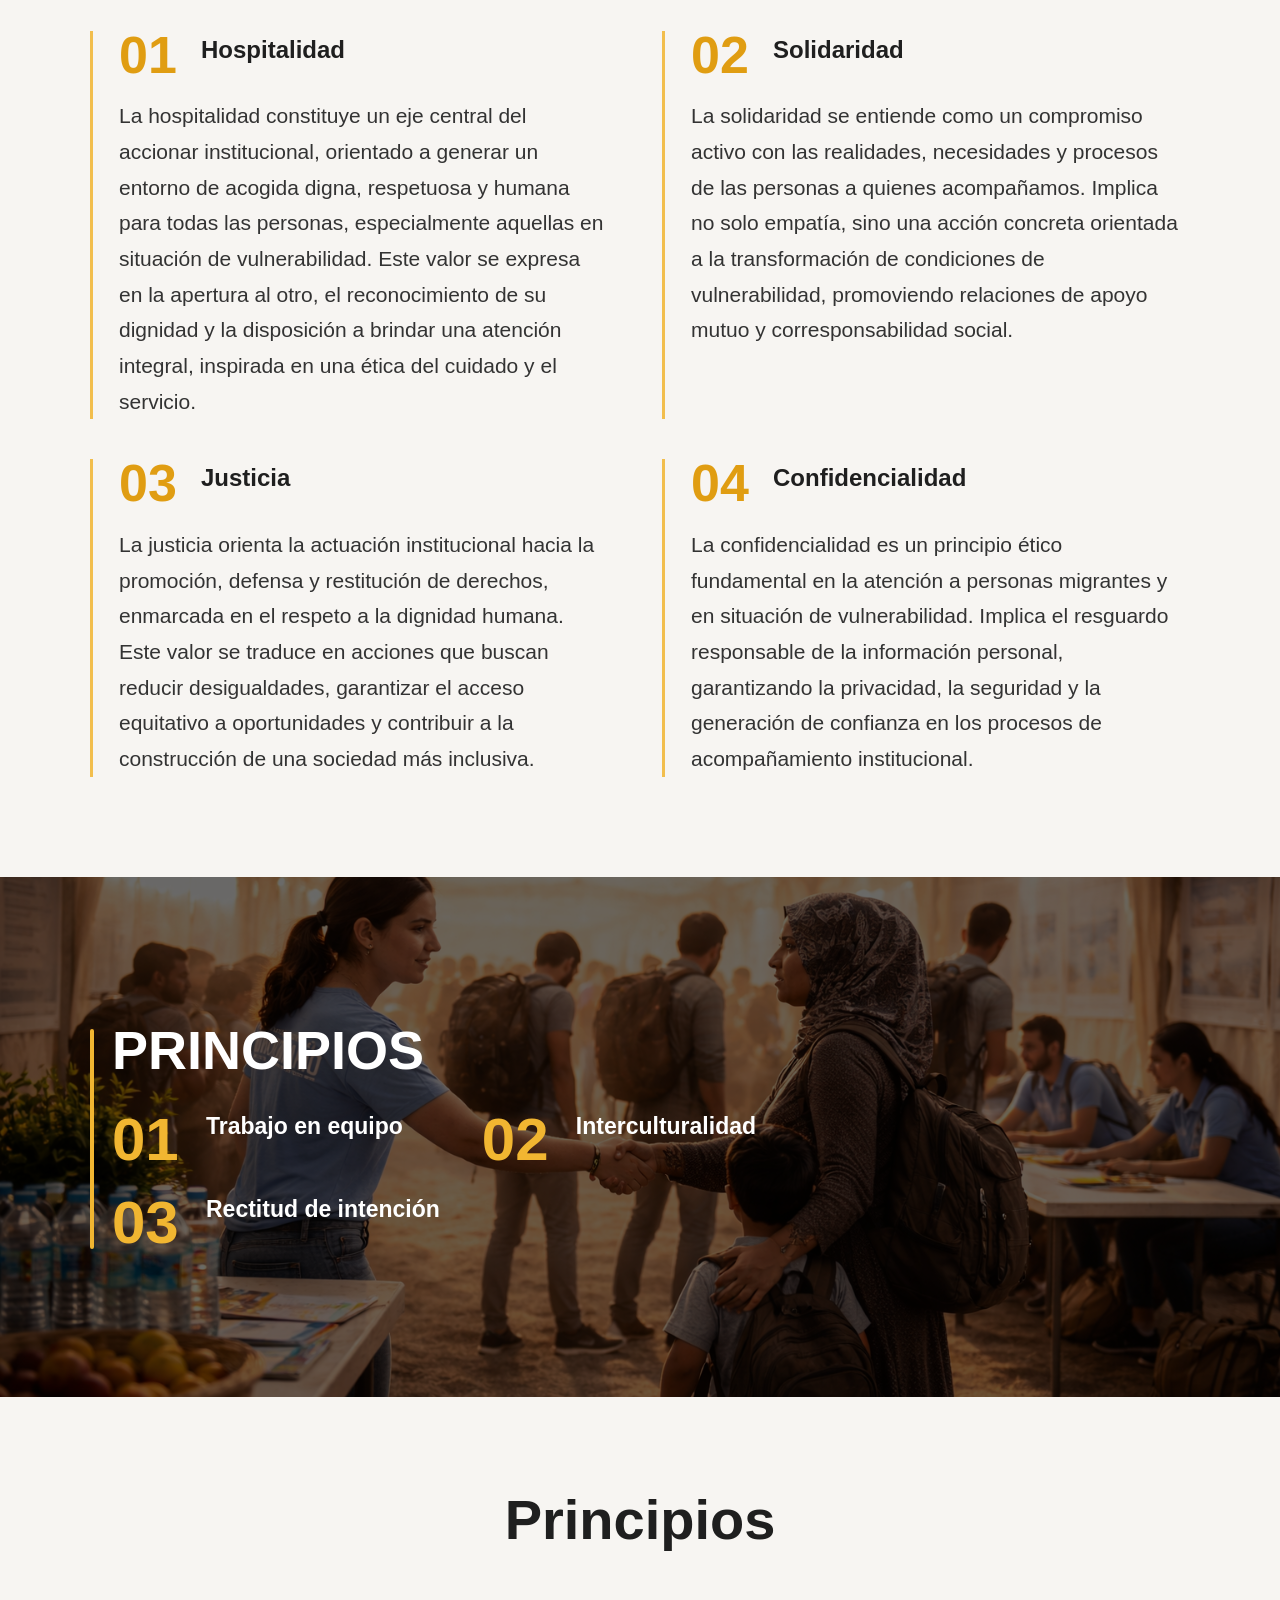
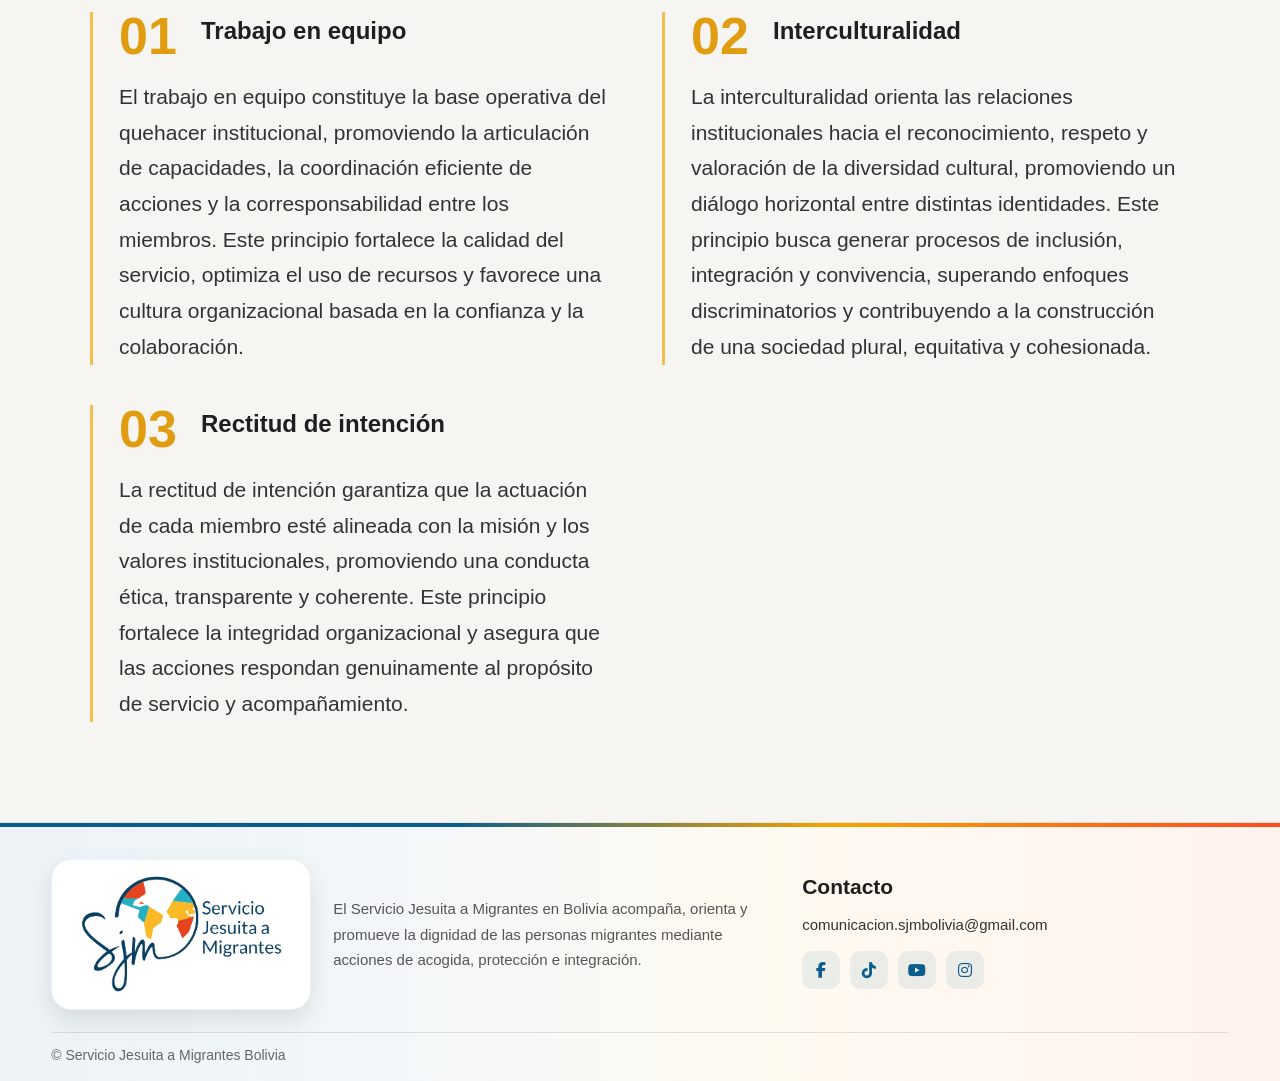
<file: quienes-somos.html>
<!DOCTYPE html>
<html lang="es">
<head>
    <meta charset="UTF-8">
    <meta name="viewport" content="width=device-width, initial-scale=1.0">
    <title>Quiénes Somos - SJM Bolivia</title>
    <link rel="stylesheet" href="quienes-somos.css">
    <link rel="stylesheet" href="https://cdnjs.cloudflare.com/ajax/libs/font-awesome/6.5.2/css/all.min.css">
</head>
<body>

    <!-- NAVBAR -->
    <header class="navbar">
        <div class="logo">
            <a href="index.html">
                <img src="sjm.png" alt="SJM Bolivia">
            </a>
        </div>

        <nav class="nav-menu">
            <a href="index.html" class="nav-main-link">Inicio</a>

            <div class="nav-dropdown has-dropdown">
                <a href="quienes-somos.html" class="nav-main-link active">Quiénes Somos</a>
                <div class="nav-dropdown-menu">
                    <a href="quienes-somos.html#donde">Dónde estamos</a>
                    <a href="quienes-somos.html#mision">Misión</a>
                    <a href="quienes-somos.html#vision">Visión</a>
                    <a href="quienes-somos.html#objetivos">Objetivos Estratégicos</a>
                    <a href="quienes-somos.html#valores">Valores</a>
                    <a href="quienes-somos.html#principios">Principios</a>
                </div>
            </div>

            <div class="nav-dropdown has-dropdown">
                <a href="publicaciones.html" class="nav-main-link">Publicaciones</a>
                <div class="nav-dropdown-menu">
<a href="sinfronteras.html">Sin Fronteras</a>
<a href="canto.html">El Canto del Tordo</a>
<a href="articulos.html">Notas informativas</a>
<a href="encuentrosjrf.html">Encuentros JRF</a>
<a href="historias.html">Historias de vida</a>
<a href="guiadoc.html">Guía: Construyendo espacios interculturales</a>
                </div>
            </div>

            <div class="nav-dropdown has-dropdown">
                <a href="proyectos.html" class="nav-main-link">Proyectos</a>
                <div class="nav-dropdown-menu">
<a href="proyectos.html#proyecto-migrantes">Proyecto Migrantes</a>
<a href="proyectos.html#proyecto-emprendimientos">Proyecto Emprendimientos</a>
<a href="proyectos.html#proyecto-jovenes">Proyecto Jóvenes e Interculturalidad</a>
                </div>
            </div>
        </nav>

        <div class="nav-pills">

    <!-- LOGIN A LA IZQUIERDA -->
    <a href="https://resemifo.sjmbolivia.org/login"
       class="navbar-login-btn">
        <i class="fa-solid fa-user"></i>
        <span>Login</span>
    </a>

    <!-- ORIENTACIÓN MIGRATORIA A LA DERECHA -->
    <div class="pill-dropdown has-dropdown">

        <button class="pill-btn pill-blue dropdown-toggle" type="button">
            Orientación Migratoria
            <i class="fa-solid fa-caret-down"></i>
        </button>

        <div class="pill-dropdown-menu">

            <a href="preguntas-frecuentes.html">
                Preguntas frecuentes
            </a>

            <a href="guias.html">
                Guías
            </a>

        </div>

    </div>

</div>


<div class="nav-actions">

    <button class="menu-toggle"
            type="button"
            aria-label="Abrir menú">

        <span></span>
        <span></span>
        <span></span>

    </button>

</div>
    </header>

    <!-- MENU MOVIL -->
    <div class="mobile-menu-overlay"></div>

    <aside class="mobile-menu">
        <button class="mobile-menu-close" aria-label="Cerrar menú">&times;</button>

        <nav class="mobile-nav-links">
            <a href="index.html">Inicio</a>

            <div class="mobile-nav-group">
                <a href="quienes-somos.html">Quiénes Somos</a>
                <div class="mobile-submenu">
                    <a href="quienes-somos.html#donde">Dónde estamos</a>
                    <a href="quienes-somos.html#mision">Misión</a>
                    <a href="quienes-somos.html#vision">Visión</a>
                    <a href="quienes-somos.html#objetivos">Objetivos Estratégicos</a>
                    <a href="quienes-somos.html#valores">Valores</a>
                    <a href="quienes-somos.html#principios">Principios</a>
                </div>
            </div>

            <div class="mobile-nav-group">
                <a href="publicaciones.html">Publicaciones</a>
                <div class="mobile-submenu">
<a href="sinfronteras.html">Sin Fronteras</a>
<a href="canto.html">El Canto del Tordo</a>
<a href="articulos.html">Notas informativas</a>
<a href="encuentrosjrf.html">Encuentros JRF</a>
<a href="historias.html">Historias de vida</a>
<a href="guiadoc.html">Guía: Construyendo espacios interculturales</a>
                </div>
            </div>

            <div class="mobile-nav-group">
                <a href="proyectos.html">Proyectos</a>
                <div class="mobile-submenu">
                    <a href="proyectos.html#proyecto-migrantes">Proyecto Migrantes</a>
                    <a href="proyectos.html#proyecto-emprendimientos">Proyecto Emprendimientos</a>
                    <a href="proyectos.html#proyecto-jovenes">Proyecto Jóvenes e Interculturalidad</a>
                </div>
            </div>

            <a href="preguntas-frecuentes.html">Preguntas frecuentes</a>
            <a href="guias.html">Guías</a>
            <!--<a href="transparencia.html">Transparencia</a>-->
        </nav>
    </aside>

<!-- REDES SOCIALES -->
    <div class="social-bar">

    <a href="https://www.facebook.com/sjmbolivia.bolivia?locale=es_LA"
       target="_blank"
       rel="noopener noreferrer"
       class="social-btn facebook">
        <i class="fa-brands fa-facebook-f"></i>
    </a>

    <a href="https://www.tiktok.com/@serviciojesuitamigrantes"
       target="_blank"
       rel="noopener noreferrer"
       class="social-btn tiktok">
        <i class="fa-brands fa-tiktok"></i>
    </a>

    <a href="https://www.youtube.com/@serviciojesuitaamigrantesb4786"
       target="_blank"
       rel="noopener noreferrer"
       class="social-btn youtube">
        <i class="fa-brands fa-youtube"></i>
    </a>

    <a href="https://www.instagram.com/sjm_bolivia"
       target="_blank"
       rel="noopener noreferrer"
       class="social-btn instagram">
        <i class="fa-brands fa-instagram"></i>
    </a>

</div>

    <!-- SECCION 1 -->
    <section class="about-hero right-text" id="quienes-somos">
        <img src="qs1.png" alt="Quiénes somos 1">
        <div class="overlay"></div>

        <div class="about-content right">
            <div class="accent-line"></div>
            <div class="about-text">
                <h1>QUIÉNES SOMOS</h1>
                <p>
                    La Fundación Privada de Fieles Servicio Jesuita a Migrantes (SJM- Bolivia) es una obra de la Compañía de Jesús que en el marco de las Preferencias Apostólicas Universales orienta su misión hacia una opción preferencial por la población migrante mediante acciones de acogida, protección e integración. Su enfoque intercultural fortalece capacidades y dignidad humana.
                </p>
            </div>
        </div>
    </section>

    <!-- DONDE ESTAMOS -->
    <section class="where-section" id="donde">
        <div class="where-container">
            <h2 class="where-title">DÓNDE ESTAMOS</h2>

            <div class="map-interactive">
                <img src="mapa_mundo.png" alt="Mapa de presencia institucional" class="where-map">

                <!-- AMÉRICA -->
                <div class="map-marker" style="left:15.90%; top:17.90%;">
                    <button class="marker-btn" data-country="Canadá" data-url="https://jrs.net/es/pais/canada/"></button>
                </div>

                <div class="map-marker" style="left:15.45%; top:29.10%;">
                    <button class="marker-btn" data-country="Estados Unidos" data-url="https://jrs.net/es/pais/estados-unidos-de-america/"></button>
                </div>

                <div class="map-marker" style="left:13.40%; top:41.20%;">
                    <button class="marker-btn" data-country="México" data-url="https://jrs.net/es/pais/mexico/"></button>
                </div>

                <div class="map-marker" style="left:15.80%; top:44.20%;">
                    <button class="marker-btn" data-country="Guatemala" data-url="https://rjmguatemala.org/"></button>
                </div>

                <div class="map-marker" style="left:18.20%; top:46.80%;">
                    <button class="marker-btn" data-country="Costa Rica" data-url="https://jesuitascam.org/servicio-jesuita-para-migrantes-costa-rica/"></button>
                </div>

                <div class="map-marker" style="left:23.50%; top:50.20%;">
                    <button class="marker-btn" data-country="Venezuela" data-url="https://jrs.net/es/pais/venezuela/"></button>
                </div>

                <div class="map-marker" style="left:21.30%; top:54.20%;">
                    <button class="marker-btn" data-country="Colombia" data-url="https://col.jrs.net/es/home/"></button>
                </div>

                <div class="map-marker" style="left:20.50%; top:59.80%;">
                    <button class="marker-btn" data-country="Ecuador" data-url="https://jrs.net/es/pais/ecuador/"></button>
                </div>

                <div class="map-marker" style="left:22.20%; top:64.10%;">
                    <button class="marker-btn" data-country="Perú" data-url="https://www.encuentros-sjs.org/"></button>
                </div>

                <div class="map-marker" style="left:24.40%; top:65.30%;">
                    <button class="marker-btn" data-country="Bolivia" data-url=""></button>
                </div>

                <div class="map-marker" style="left:29.40%; top:61.70%;">
                    <button class="marker-btn" data-country="Brasil" data-url="https://sjmrbrasil.org/"></button>
                </div>

                <div class="map-marker" style="left:28.00%; top:74.20%;">
                    <button class="marker-btn" data-country="Argentina" data-url="https://sjmargentina.org/"></button>
                </div>

                <div class="map-marker" style="left:24.30%; top:77.60%;">
                    <button class="marker-btn" data-country="Chile" data-url="https://sjmchile.org/"></button>
                </div>

                <!-- EUROPA -->
                <div class="map-marker" style="left:50.30%; top:19.20%;">
                    <button class="marker-btn" data-country="Europa"></button>
                </div>

                <!-- ORIENTE MEDIO -->
                <div class="map-marker" style="left:56.90%; top:33.00%;">
                    <button class="marker-btn" data-country="Oriente Medio"></button>
                </div>

                <!-- ÁFRICA -->
                <div class="map-marker" style="left:51.50%; top:51.80%;">
                    <button class="marker-btn" data-country="África"></button>
                </div>

                <!-- ASIA -->
                <div class="map-marker" style="left:71.00%; top:23.50%;">
                    <button class="marker-btn" data-country="Asia"></button>
                </div>

                <!-- ASIA PACÍFICO -->
                <div class="map-marker" style="left:84.30%; top:47.20%;">
                    <button class="marker-btn" data-country="Asia Pacífico"></button>
                </div>

                <!-- BURBUJA -->
                <div class="map-popup" id="mapPopup">
                    <a href="#" target="_blank" rel="noopener noreferrer" id="mapPopupLink">País</a>
                </div>
            </div>
        </div>
    </section>

    <!-- SECCION 2 -->
    <section class="about-hero left-text" id="mision">
        <img src="qs5.png" alt="Nuestra labor">
        <div class="overlay"></div>

        <div class="about-content left">
            <div class="accent-line"></div>
            <div class="about-text">
                <h2>MISIÓN</h2>
                <p>
                    Acompañar la migración vulnerable a través de la articulación de acciones con otros, la colaboración con las instituciones gubernamentales, civiles y eclesiales, y procesos de formación con todos los actores de la migración para aportar a la construcción de una convivencia intercultural.
                </p>
            </div>
        </div>
    </section>

    <!-- SECCION 3 -->
    <section class="about-hero right-text" id="vision">
        <img src="qs3.jpg" alt="Compromiso institucional">
        <div class="overlay"></div>

        <div class="about-content right">
            <div class="accent-line"></div>
            <div class="about-text">
                <h2>VISIÓN</h2>
                <p>
                    El Servicio Jesuita a Migrantes en Bolivia se constituye en un nodo relevante de la Red Jesuita con Migrantes, consolidándose como parte de una red internacional que promueve una ciudadanía global e intercultural fundamentada en la opción preferencial por las personas en situación de mayor vulnerabilidad.
                </p>
            </div>
        </div>
    </section>

    <!-- SECCION 4 HERO RESUMIDO -->
    <section class="about-hero left-text objetivos-hero" id="objetivos">
        <img src="qs4.jpg" alt="Objetivos estratégicos">
        <div class="overlay dark-strong"></div>

        <div class="about-content left">
            <div class="accent-line"></div>

            <div class="about-text objetivos-text">
                <h2>OBJETIVOS ESTRATÉGICOS</h2>

                <div class="objetivos-list">
                    <div class="objetivo-item">
                        <span class="objetivo-num">01</span>
                        <p>Disminuir la vulnerabilidad de los migrantes y sus familias.</p>
                    </div>

                    <div class="objetivo-item">
                        <span class="objetivo-num">02</span>
                        <p>Visibilizar el fenómeno migratorio.</p>
                    </div>

                    <div class="objetivo-item">
                        <span class="objetivo-num">03</span>
                        <p>Promover la convivencia intercultural.</p>
                    </div>

                    <div class="objetivo-item">
                        <span class="objetivo-num">04</span>
                        <p>Promover el fortalecimiento institucional.</p>
                    </div>
                </div>
            </div>
        </div>
    </section>

    <!-- DETALLE COMPLETO OBJETIVOS -->
    <section class="objetivos-detalle">
        <div class="objetivos-detalle-container">
            <h2>Objetivos Estratégicos</h2>

            <div class="objetivos-grid">
                <article class="detalle-card">
                    <div class="detalle-head">
                        <span class="detalle-num">01</span>
                        <h3>Disminuir la vulnerabilidad de los migrantes y sus familias</h3>
                    </div>
                    <p>
                        Se busca consolidar una presencia interinstitucional en zonas fronterizas que facilite el acceso a información oportuna. De manera complementaria, se prioriza el acompañamiento social y pastoral a familias en situación de vulnerabilidad.
                    </p>
                </article>

                <article class="detalle-card">
                    <div class="detalle-head">
                        <span class="detalle-num">02</span>
                        <h3>Visibilizar el fenómeno migratorio</h3>
                    </div>
                    <p>
                        Posicionar el fenómeno migratorio en la agenda pública y social a través de diversos medios de comunicación, sensibilizando tanto a la población en general como a actores clave. Paralelamente, se desarrollarán acciones de incidencia en instancias gubernamentales y de la sociedad civil frente a la realidad migratoria.
                    </p>
                </article>

                <article class="detalle-card">
                    <div class="detalle-head">
                        <span class="detalle-num">03</span>
                        <h3>Promover la convivencia intercultural</h3>
                    </div>
                    <p>
                        Se fortalecerá la convivencia entre diversas culturas en contextos marcados por la movilidad humana. En este sentido, se propone impulsar la incorporación de la dimensión intercultural migratoria en las políticas educativas que busca incidir en procesos formativos que valoren la interculturalidad como un elemento central para la cohesión social.
                    </p>
                </article>

                <article class="detalle-card">
                    <div class="detalle-head">
                        <span class="detalle-num">04</span>
                        <h3>Promover el fortalecimiento institucional</h3>
                    </div>
                    <p>
                        Generación de espacios permanentes de formación y reflexión dirigidos al equipo, para fortalecer competencias técnicas, metodológicas y humanas. Asimismo, se impulsará el desarrollo de mecanismos estratégicos para la captación de recursos humanos y financieros, garantizando sostenibilidad institucional y ampliación del impacto de las acciones desarrolladas.
                    </p>
                </article>
            </div>
        </div>
    </section>

    <!-- SECCION VALORES HERO RESUMIDO -->
    <section class="about-hero right-text valores-hero" id="valores">
        <img src="qs1.jpg" alt="Valores institucionales">
        <div class="overlay dark-strong"></div>

        <div class="about-content right">
            <div class="accent-line"></div>

            <div class="about-text objetivos-text">
                <h2>VALORES</h2>

                <div class="objetivos-list">
                    <div class="objetivo-item">
                        <span class="objetivo-num">01</span>
                        <p>Hospitalidad</p>
                    </div>

                    <div class="objetivo-item">
                        <span class="objetivo-num">02</span>
                        <p>Solidaridad</p>
                    </div>

                    <div class="objetivo-item">
                        <span class="objetivo-num">03</span>
                        <p>Justicia</p>
                    </div>

                    <div class="objetivo-item">
                        <span class="objetivo-num">04</span>
                        <p>Confidencialidad</p>
                    </div>
                </div>
            </div>
        </div>
    </section>

    <!-- DETALLE COMPLETO VALORES -->
    <section class="objetivos-detalle valores-detalle">
        <div class="objetivos-detalle-container">
            <h2>Valores</h2>

            <div class="objetivos-grid">
                <article class="detalle-card">
                    <div class="detalle-head">
                        <span class="detalle-num">01</span>
                        <h3>Hospitalidad</h3>
                    </div>
                    <p>
                        La hospitalidad constituye un eje central del accionar institucional, orientado a generar un entorno de acogida digna, respetuosa y humana para todas las personas, especialmente aquellas en situación de vulnerabilidad. Este valor se expresa en la apertura al otro, el reconocimiento de su dignidad y la disposición a brindar una atención integral, inspirada en una ética del cuidado y el servicio.
                    </p>
                </article>

                <article class="detalle-card">
                    <div class="detalle-head">
                        <span class="detalle-num">02</span>
                        <h3>Solidaridad</h3>
                    </div>
                    <p>
                        La solidaridad se entiende como un compromiso activo con las realidades, necesidades y procesos de las personas a quienes acompañamos. Implica no solo empatía, sino una acción concreta orientada a la transformación de condiciones de vulnerabilidad, promoviendo relaciones de apoyo mutuo y corresponsabilidad social.
                    </p>
                </article>

                <article class="detalle-card">
                    <div class="detalle-head">
                        <span class="detalle-num">03</span>
                        <h3>Justicia</h3>
                    </div>
                    <p>
                        La justicia orienta la actuación institucional hacia la promoción, defensa y restitución de derechos, enmarcada en el respeto a la dignidad humana. Este valor se traduce en acciones que buscan reducir desigualdades, garantizar el acceso equitativo a oportunidades y contribuir a la construcción de una sociedad más inclusiva.
                    </p>
                </article>

                <article class="detalle-card">
                    <div class="detalle-head">
                        <span class="detalle-num">04</span>
                        <h3>Confidencialidad</h3>
                    </div>
                    <p>
                        La confidencialidad es un principio ético fundamental en la atención a personas migrantes y en situación de vulnerabilidad. Implica el resguardo responsable de la información personal, garantizando la privacidad, la seguridad y la generación de confianza en los procesos de acompañamiento institucional.
                    </p>
                </article>
            </div>
        </div>
    </section>

    <!-- SECCION PRINCIPIOS HERO RESUMIDO -->
    <section class="about-hero left-text principios-hero" id="principios">
        <img src="qs6.png" alt="Principios institucionales">
        <div class="overlay dark-strong"></div>

        <div class="about-content left">
            <div class="accent-line"></div>

            <div class="about-text objetivos-text">
                <h2>PRINCIPIOS</h2>

                <div class="objetivos-list">
                    <div class="objetivo-item">
                        <span class="objetivo-num">01</span>
                        <p>Trabajo en equipo</p>
                    </div>

                    <div class="objetivo-item">
                        <span class="objetivo-num">02</span>
                        <p>Interculturalidad</p>
                    </div>

                    <div class="objetivo-item">
                        <span class="objetivo-num">03</span>
                        <p>Rectitud de intención</p>
                    </div>
                </div>
            </div>
        </div>
    </section>

    <!-- DETALLE COMPLETO PRINCIPIOS -->
    <section class="objetivos-detalle principios-detalle">
        <div class="objetivos-detalle-container">
            <h2>Principios</h2>

            <div class="objetivos-grid">
                <article class="detalle-card">
                    <div class="detalle-head">
                        <span class="detalle-num">01</span>
                        <h3>Trabajo en equipo</h3>
                    </div>
                    <p>
                        El trabajo en equipo constituye la base operativa del quehacer institucional, promoviendo la articulación de capacidades, la coordinación eficiente de acciones y la corresponsabilidad entre los miembros. Este principio fortalece la calidad del servicio, optimiza el uso de recursos y favorece una cultura organizacional basada en la confianza y la colaboración.
                    </p>
                </article>

                <article class="detalle-card">
                    <div class="detalle-head">
                        <span class="detalle-num">02</span>
                        <h3>Interculturalidad</h3>
                    </div>
                    <p>
                        La interculturalidad orienta las relaciones institucionales hacia el reconocimiento, respeto y valoración de la diversidad cultural, promoviendo un diálogo horizontal entre distintas identidades. Este principio busca generar procesos de inclusión, integración y convivencia, superando enfoques discriminatorios y contribuyendo a la construcción de una sociedad plural, equitativa y cohesionada.
                    </p>
                </article>

                <article class="detalle-card">
                    <div class="detalle-head">
                        <span class="detalle-num">03</span>
                        <h3>Rectitud de intención</h3>
                    </div>
                    <p>
                        La rectitud de intención garantiza que la actuación de cada miembro esté alineada con la misión y los valores institucionales, promoviendo una conducta ética, transparente y coherente. Este principio fortalece la integridad organizacional y asegura que las acciones respondan genuinamente al propósito de servicio y acompañamiento.
                    </p>
                </article>
            </div>
        </div>
    </section>

    <footer class="site-footer compact-footer">
        <div class="footer-stripe">
            <span class="stripe-blue"></span>
            <span class="stripe-orange"></span>
            <span class="stripe-red"></span>
        </div>

        <div class="footer-main footer-main-compact">
            <div class="footer-brand compact-brand">
                <div class="footer-logo-box">
                    <img src="sjm.png" alt="SJM Bolivia">
                </div>
                <div class="footer-brand-text">
                    <p>
                        El Servicio Jesuita a Migrantes en Bolivia acompaña, orienta y promueve
                        la dignidad de las personas migrantes mediante acciones de acogida,
                        protección e integración.
                    </p>
                </div>
            </div>

            <div class="footer-contact compact-contact">
                <h3>Contacto</h3>
                <!--<a href="mailto:lapaz@sjmbolivia.org">lapaz@sjmbolivia.org</a>-->
                <a href="mailto:comunicacion.sjmbolivia@gmail.com">comunicacion.sjmbolivia@gmail.com</a>
                <!--<a href="transparencia.html">Transparencia</a>-->

                <div class="footer-social">

    <a href="https://www.facebook.com/sjmbolivia.bolivia?locale=es_LA"
       target="_blank"
       rel="noopener noreferrer"
       aria-label="Facebook">
        <i class="fa-brands fa-facebook-f"></i>
    </a>

    <a href="https://www.tiktok.com/@serviciojesuitamigrantes"
       target="_blank"
       rel="noopener noreferrer"
       aria-label="TikTok">
        <i class="fa-brands fa-tiktok"></i>
    </a>

    <a href="https://www.youtube.com/@serviciojesuitaamigrantesb4786"
       target="_blank"
       rel="noopener noreferrer"
       aria-label="YouTube">
        <i class="fa-brands fa-youtube"></i>
    </a>

    <a href="https://www.instagram.com/sjm_bolivia"
       target="_blank"
       rel="noopener noreferrer"
       aria-label="Instagram">
        <i class="fa-brands fa-instagram"></i>
    </a>

</div>
            </div>
        </div>

        <div class="footer-bottom compact-bottom">
            <p>© Servicio Jesuita a Migrantes Bolivia</p>
            <div class="footer-bottom-links">
                <!--<a href="#">Política de privacidad</a>-->
                <!--<a href="transparencia.html">Transparencia</a>-->
            </div>
        </div>
    </footer>

    <script src="script.js"></script>
</body>
</html>
</file>
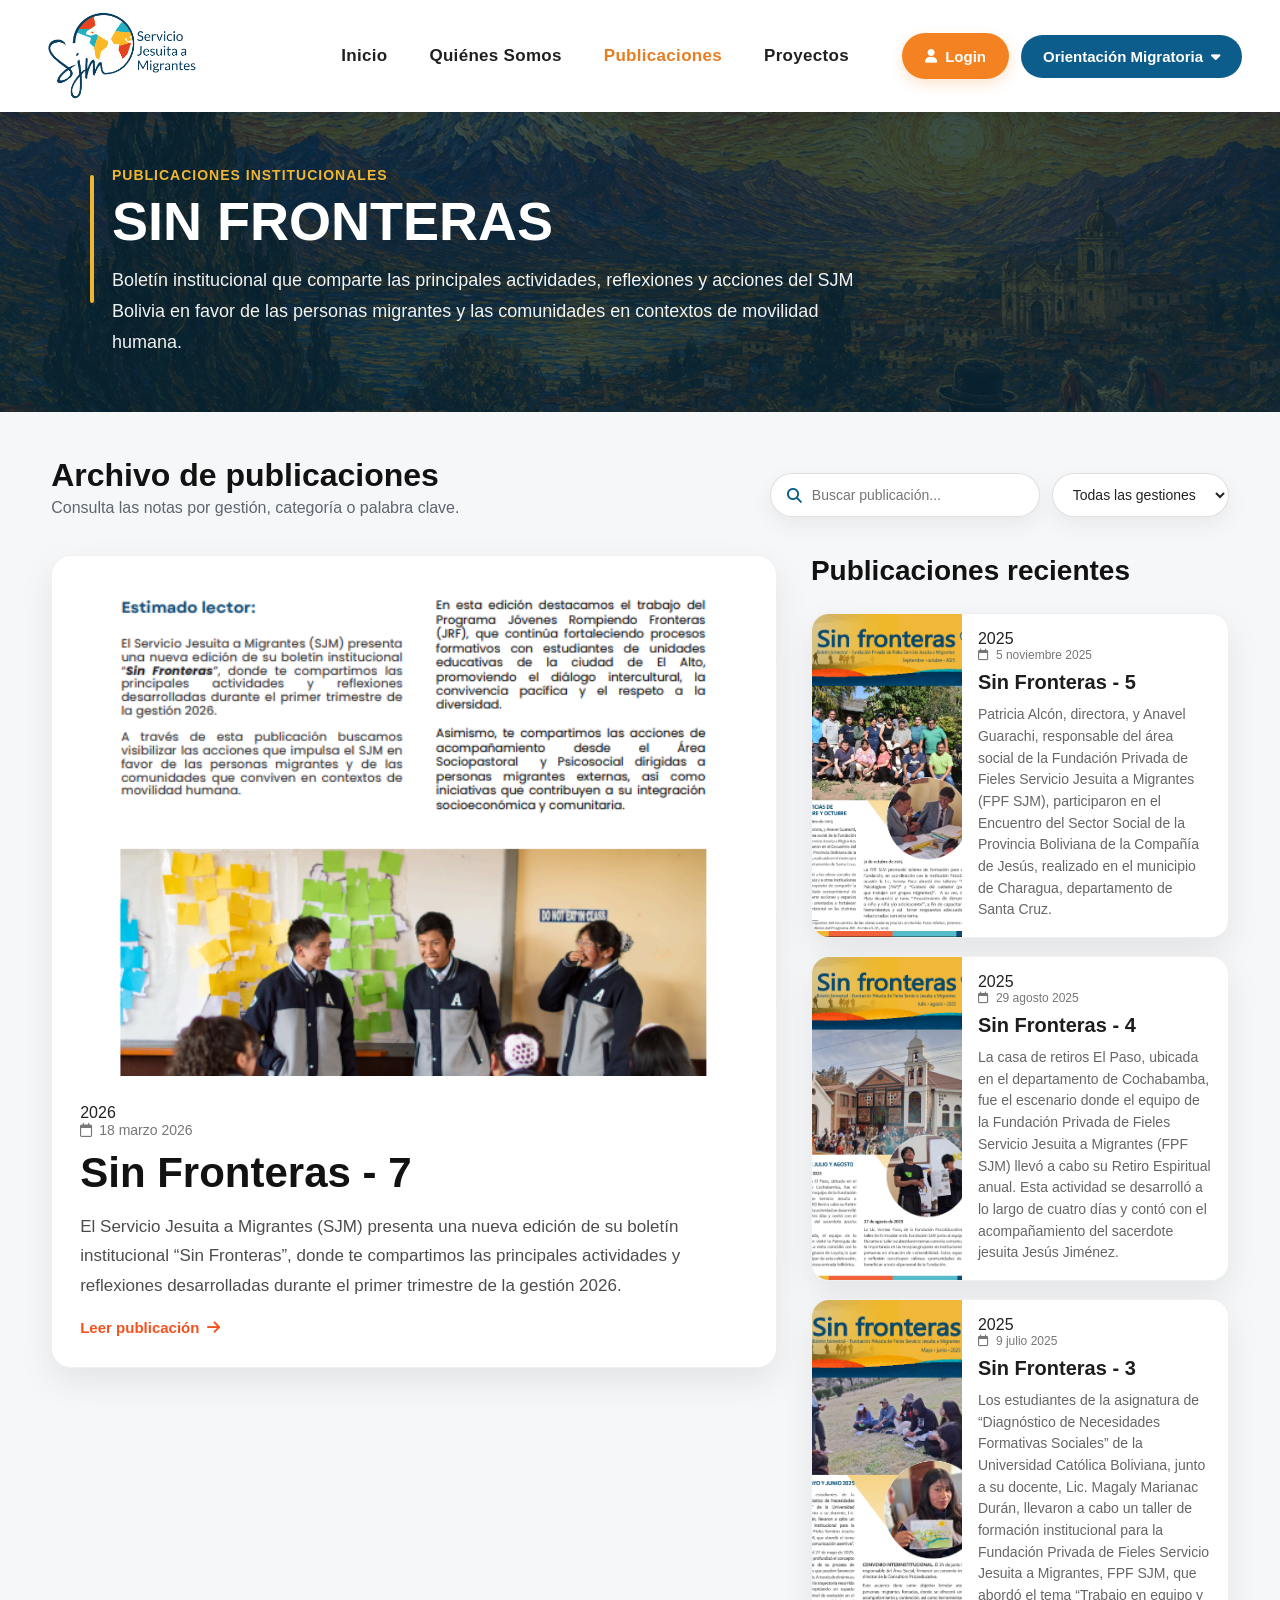
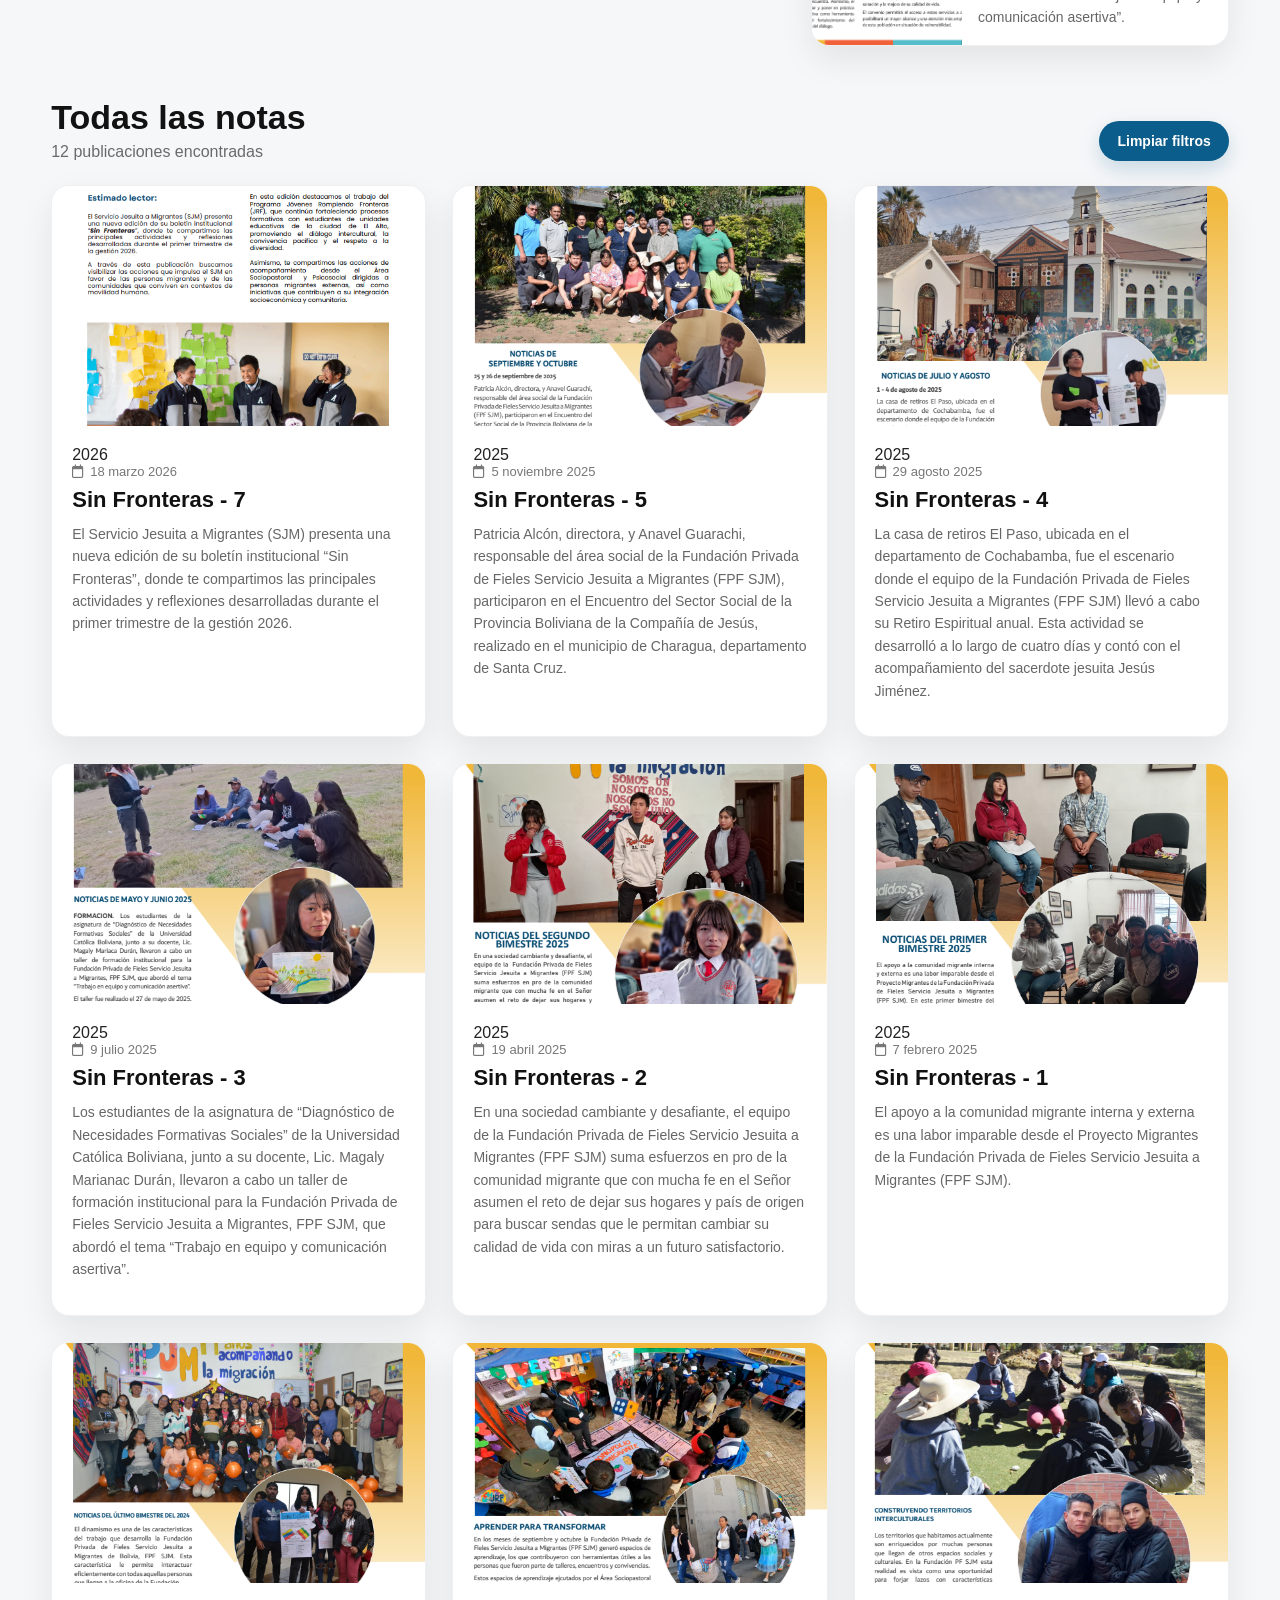
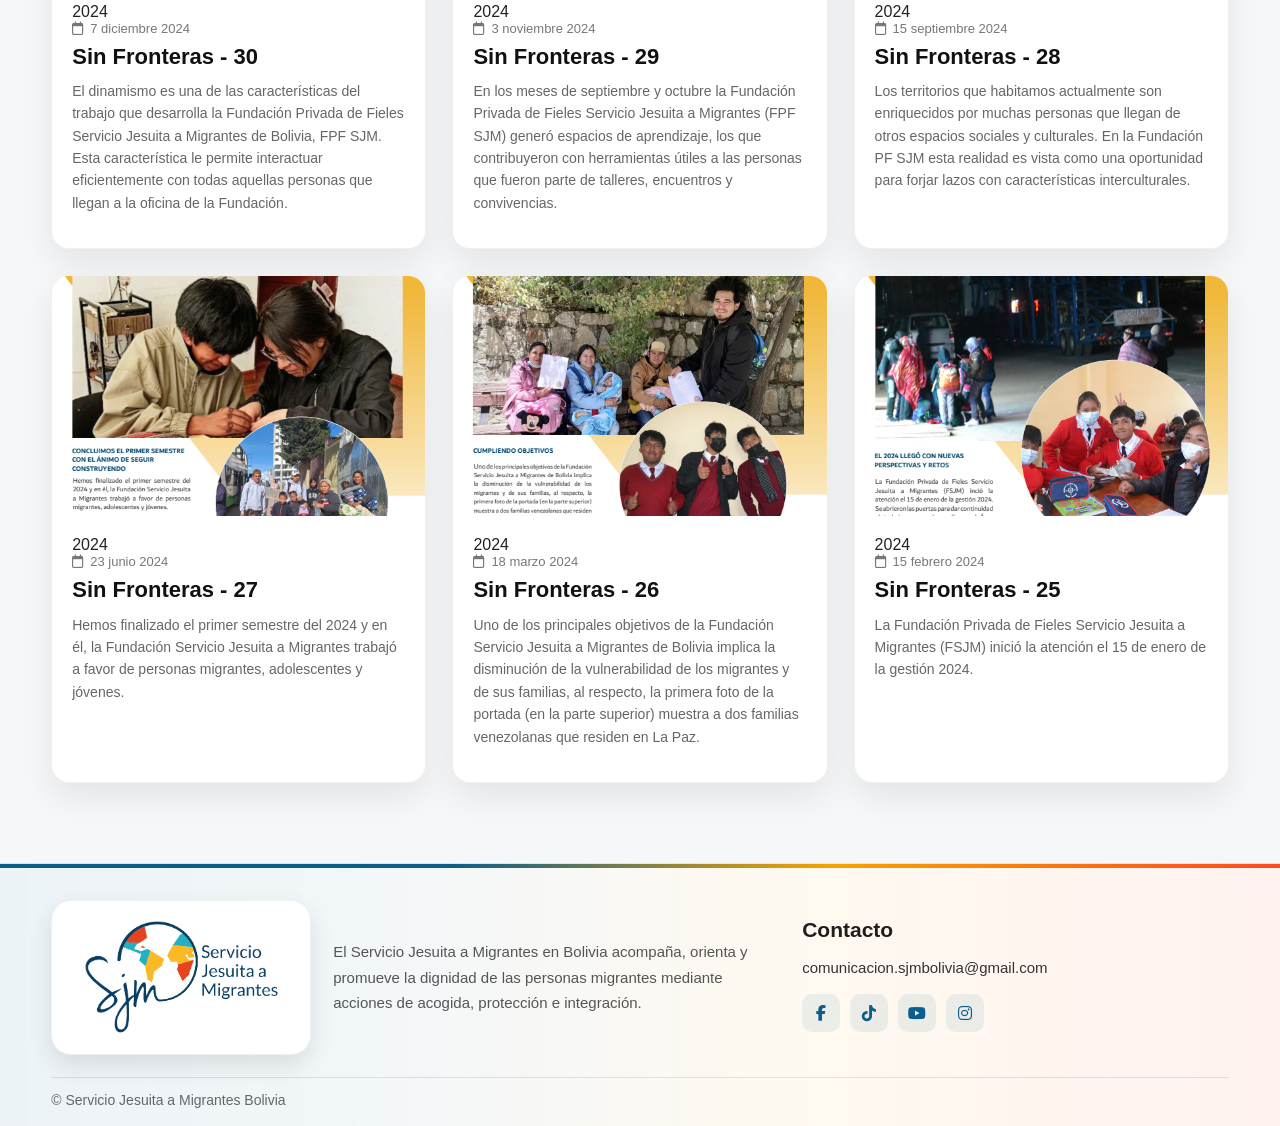
<file: sinfronteras.html>
<!DOCTYPE html>
<html lang="es">
<head>
  <meta charset="UTF-8">
  <meta name="viewport" content="width=device-width, initial-scale=1.0">
  <title>SIN FRONTERAS - SJM Bolivia</title>

  <link rel="stylesheet" href="publicaciones.css">
  <link rel="stylesheet" href="sinfronteras.css">
  <link rel="stylesheet" href="https://cdnjs.cloudflare.com/ajax/libs/font-awesome/6.5.2/css/all.min.css">
</head>

<body>

  <!-- NAVBAR -->
  <header class="navbar">
    <div class="logo">
      <a href="index.html" aria-label="Ir al inicio">
        <img src="sjm.png" alt="SJM Bolivia">
      </a>
    </div>

    <nav class="nav-menu" aria-label="Navegación principal">
      <a href="index.html" class="nav-main-link">Inicio</a>

      <div class="nav-dropdown has-dropdown">
        <a href="quienes-somos.html" class="nav-main-link">Quiénes Somos</a>
        <div class="nav-dropdown-menu">
          <a href="quienes-somos.html#donde">Dónde estamos</a>
          <a href="quienes-somos.html#mision">Misión</a>
          <a href="quienes-somos.html#vision">Visión</a>
          <a href="quienes-somos.html#objetivos">Objetivos Estratégicos</a>
          <a href="quienes-somos.html#valores">Valores</a>
          <a href="quienes-somos.html#principios">Principios</a>
        </div>
      </div>

      <div class="nav-dropdown has-dropdown">
        <a href="publicaciones.html" class="nav-main-link active">Publicaciones</a>
        <div class="nav-dropdown-menu">
<a href="sinfronteras.html">Sin Fronteras</a>
<a href="canto.html">El Canto del Tordo</a>
<a href="articulos.html">Notas informativas</a>
<a href="encuentrosjrf.html">Encuentros JRF</a>
<a href="historias.html">Historias de vida</a>
<a href="guiadoc.html">Guía: Construyendo espacios interculturales</a>
        </div>
      </div>

      <div class="nav-dropdown has-dropdown">
        <a href="proyectos.html" class="nav-main-link">Proyectos</a>
        <div class="nav-dropdown-menu">
<a href="proyectos.html#proyecto-migrantes">Proyecto Migrantes</a>
<a href="proyectos.html#proyecto-emprendimientos">Proyecto Emprendimientos</a>
<a href="proyectos.html#proyecto-jovenes">Proyecto Jóvenes e Interculturalidad</a>
        </div>
      </div>
    </nav>

    <div class="nav-pills">

    <!-- LOGIN A LA IZQUIERDA -->
    <a href="https://resemifo.sjmbolivia.org/login"
       class="navbar-login-btn">
        <i class="fa-solid fa-user"></i>
        <span>Login</span>
    </a>

    <!-- ORIENTACIÓN MIGRATORIA A LA DERECHA -->
    <div class="pill-dropdown has-dropdown">

        <button class="pill-btn pill-blue dropdown-toggle" type="button">
            Orientación Migratoria
            <i class="fa-solid fa-caret-down"></i>
        </button>

        <div class="pill-dropdown-menu">

            <a href="preguntas-frecuentes.html">
                Preguntas frecuentes
            </a>

            <a href="guias.html">
                Guías
            </a>

        </div>

    </div>

</div>


<div class="nav-actions">

    <button class="menu-toggle"
            type="button"
            aria-label="Abrir menú">

        <span></span>
        <span></span>
        <span></span>

    </button>

</div>
  </header>

<!-- MENÚ MÓVIL REAL -->
  <div class="mobile-menu-overlay"></div>

  <aside class="mobile-menu" aria-label="Menú móvil">
    <button class="mobile-menu-close" type="button" aria-label="Cerrar menú">&times;</button>

    <nav class="mobile-nav-links">
      <a href="index.html">Inicio</a>

      <div class="mobile-nav-group">
        <a href="quienes-somos.html">Quiénes Somos</a>
        <div class="mobile-submenu">
          <a href="quienes-somos.html#donde">Dónde estamos</a>
          <a href="quienes-somos.html#mision">Misión</a>
          <a href="quienes-somos.html#vision">Visión</a>
          <a href="quienes-somos.html#objetivos">Objetivos Estratégicos</a>
          <a href="quienes-somos.html#valores">Valores</a>
          <a href="quienes-somos.html#principios">Principios</a>
        </div>
      </div>

      <div class="mobile-nav-group">
        <a href="publicaciones.html">Publicaciones</a>
        <div class="mobile-submenu">
<a href="sinfronteras.html">Sin Fronteras</a>
<a href="canto.html">El Canto del Tordo</a>
<a href="articulos.html">Notas informativas</a>
<a href="encuentrosjrf.html">Encuentros JRF</a>
<a href="historias.html">Historias de vida</a>
<a href="guiadoc.html">Guía: Construyendo espacios interculturales</a>
        </div>
      </div>

      <div class="mobile-nav-group">
        <a href="proyectos.html">Proyectos</a>
        <div class="mobile-submenu">
          <a href="proyectos.html#proyecto-migrantes">Proyecto Migrantes</a>
          <a href="proyectos.html#proyecto-emprendimientos">Proyecto Emprendimientos</a>
          <a href="proyectos.html#proyecto-jovenes">Proyecto Jóvenes e Interculturalidad</a>
        </div>
      </div>

      <a href="preguntas-frecuentes.html">Preguntas frecuentes</a>
      <a href="guias.html">Guías</a>
    </nav>
  </aside>

  <!-- HERO -->
  <section class="categoria-hero canto-hero">
    <div class="categoria-hero-content">
      <div class="hero-line"></div>

      <div>
        <p class="categoria-mini">Publicaciones institucionales</p>
        <h1>SIN FRONTERAS</h1>
        <p class="categoria-desc">
          Boletín institucional que comparte las principales actividades, reflexiones y acciones del SJM Bolivia en favor de las personas migrantes y las comunidades en contextos de movilidad humana.
        </p>
      </div>
    </div>
  </section>

  <!-- FILTROS -->
  <section class="publicaciones-toolbar">
    <div class="toolbar-title">
      <h2>Archivo de publicaciones</h2>
      <p>Consulta las notas por gestión, categoría o palabra clave.</p>
    </div>

    <div class="toolbar-controls">
      <div class="search-box">
        <i class="fa-solid fa-magnifying-glass"></i>
        <input type="text" id="searchInput" placeholder="Buscar publicación...">
      </div>

      <select id="yearFilter">
        <option value="todos">Todas las gestiones</option>
        <option value="2026">2026</option>
        <option value="2025">2025</option>
        <option value="2024">2024</option>
      </select>

      
    </div>
  </section>

  <!-- DESTACADA + SECUNDARIAS -->
  <main class="periodico-layout">
    <section class="nota-principal" id="notaPrincipal"></section>

    <aside class="notas-secundarias">
      <div class="side-header">
        <h2>Publicaciones recientes</h2>
      </div>

      <div id="notasSecundarias"></div>
    </aside>
  </main>

  <!-- ARCHIVO GENERAL -->
  <section class="archivo-notas">
    <div class="archivo-header">
      <div>
        <h2>Todas las notas</h2>
        <p id="resultCounter">Publicaciones disponibles</p>
      </div>

      <button class="reset-filters" id="resetFilters" type="button">
        Limpiar filtros
      </button>
    </div>

    <div class="archivo-grid" id="archivoGrid"></div>

    <div class="empty-state" id="emptyState">
      <i class="fa-regular fa-folder-open"></i>
      <h3>No se encontraron publicaciones</h3>
      <p>Prueba cambiando el año, la categoría o la palabra clave.</p>
    </div>
  </section>

  <!-- FOOTER -->
  <footer class="site-footer compact-footer">
    <div class="footer-stripe">
      <span class="stripe-blue"></span>
      <span class="stripe-orange"></span>
      <span class="stripe-red"></span>
    </div>

    <div class="footer-main footer-main-compact">
      <div class="footer-brand compact-brand">
        <div class="footer-logo-box">
          <img src="sjm.png" alt="SJM Bolivia">
        </div>

        <div class="footer-brand-text">
          <p>
            El Servicio Jesuita a Migrantes en Bolivia acompaña, orienta y promueve
            la dignidad de las personas migrantes mediante acciones de acogida,
            protección e integración.
          </p>
        </div>
      </div>

      <div class="footer-contact compact-contact">
        <h3>Contacto</h3>
        <a href="mailto:comunicacion.sjmbolivia@gmail.com">comunicacion.sjmbolivia@gmail.com</a>

        <div class="footer-social">

    <a href="https://www.facebook.com/sjmbolivia.bolivia?locale=es_LA"
       target="_blank"
       rel="noopener noreferrer"
       aria-label="Facebook">
        <i class="fa-brands fa-facebook-f"></i>
    </a>

    <a href="https://www.tiktok.com/@serviciojesuitamigrantes"
       target="_blank"
       rel="noopener noreferrer"
       aria-label="TikTok">
        <i class="fa-brands fa-tiktok"></i>
    </a>

    <a href="https://www.youtube.com/@serviciojesuitaamigrantesb4786"
       target="_blank"
       rel="noopener noreferrer"
       aria-label="YouTube">
        <i class="fa-brands fa-youtube"></i>
    </a>

    <a href="https://www.instagram.com/sjm_bolivia"
       target="_blank"
       rel="noopener noreferrer"
       aria-label="Instagram">
        <i class="fa-brands fa-instagram"></i>
    </a>

</div>
      </div>
    </div>

    <div class="footer-bottom compact-bottom">
      <p>© Servicio Jesuita a Migrantes Bolivia</p>
      <div class="footer-bottom-links">
        <!--<a href="#">Política de privacidad</a>-->
      </div>
    </div>
  </footer>

  <!-- VISOR PDF -->
  <div class="pdf-viewer-modal" id="pdfViewerModal" aria-hidden="true">
    <div class="pdf-viewer-header">
      <h3 id="pdfViewerTitle">Publicación</h3>

      <div class="pdf-viewer-actions">
        <a id="pdfDownloadBtn" href="#" target="_blank">
          Abrir PDF <i class="fa-solid fa-arrow-up-right-from-square"></i>
        </a>

        <button type="button" id="pdfCloseBtn" aria-label="Cerrar visor PDF">
          <i class="fa-solid fa-xmark"></i>
        </button>
      </div>
    </div>

    <iframe id="pdfFrame" src="" title="Visor PDF"></iframe>
  </div>

  <script src="script.js"></script>
  <script>
const SECCION_ACTUAL = "sinfronteras";
</script>
<script src="publicaciones-data.js"></script>
<script src="publicaciones-render.js"></script>

</body>
</html>
</file>
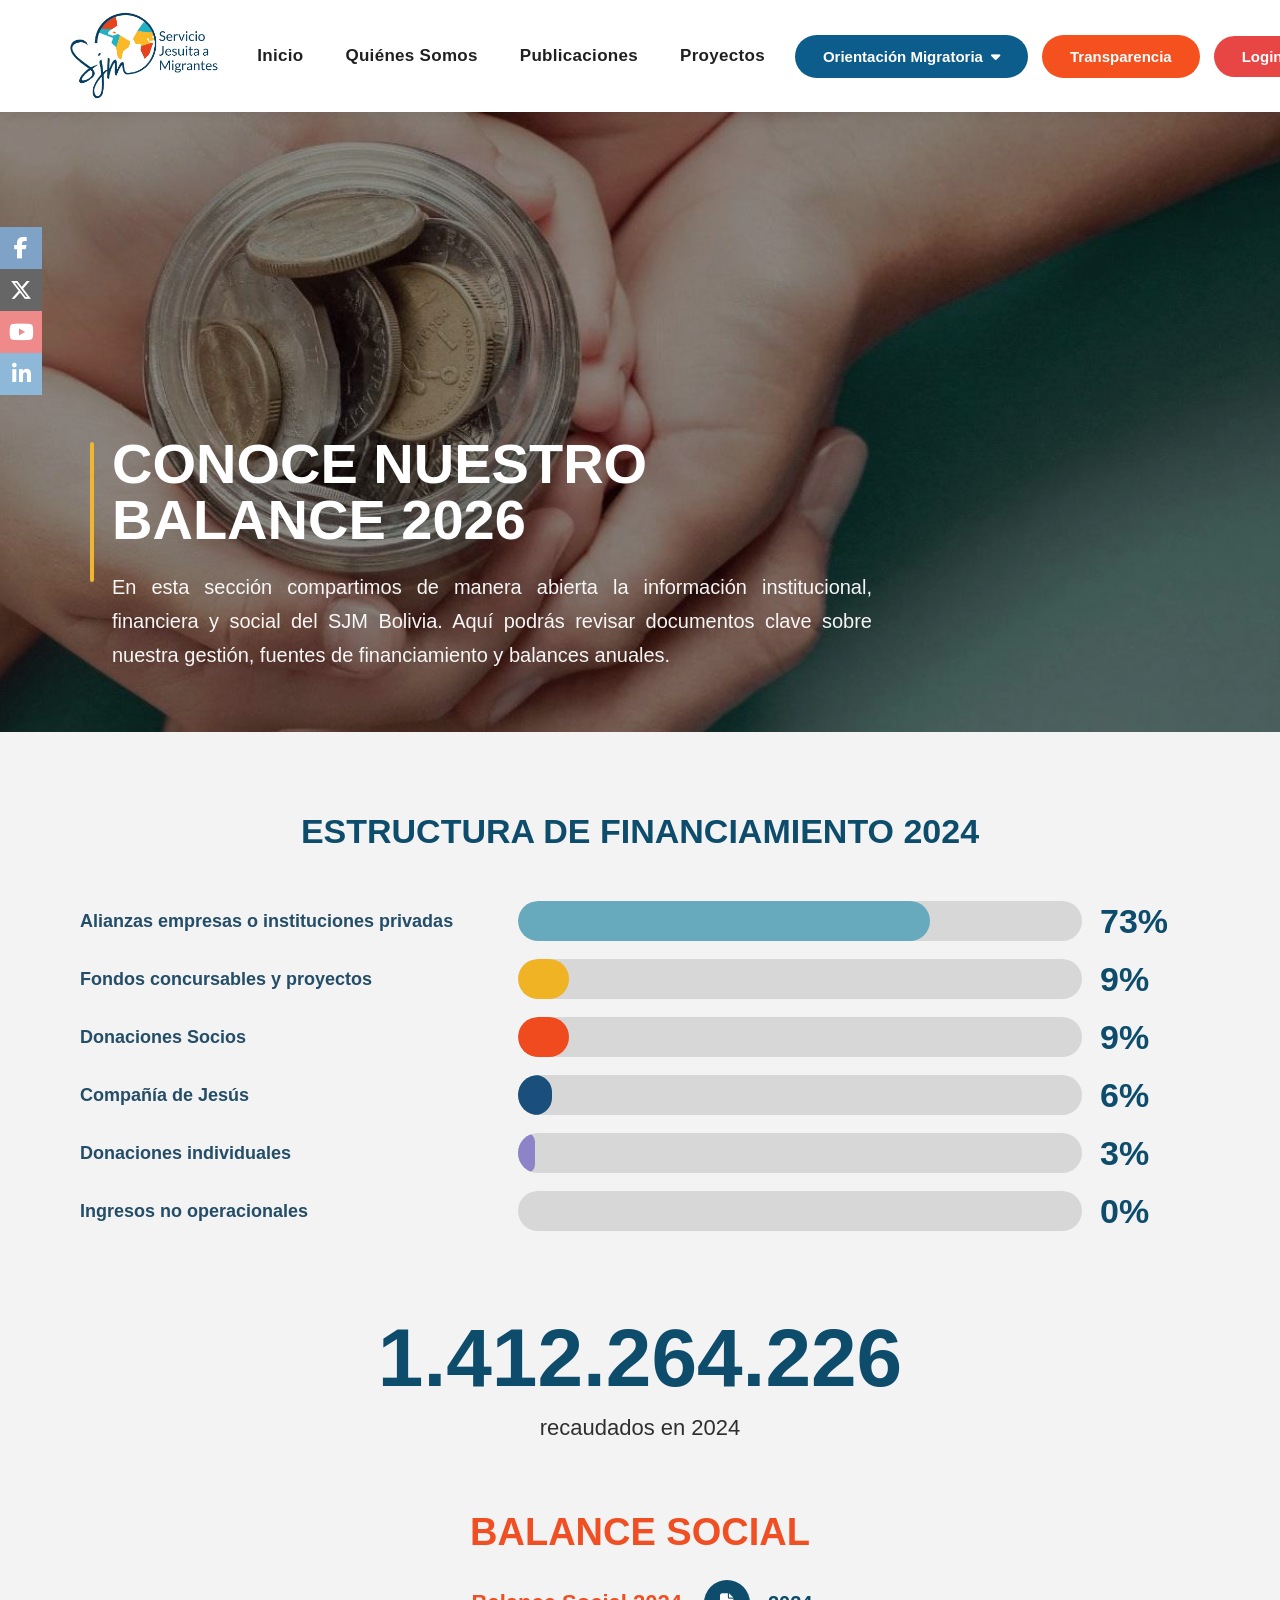
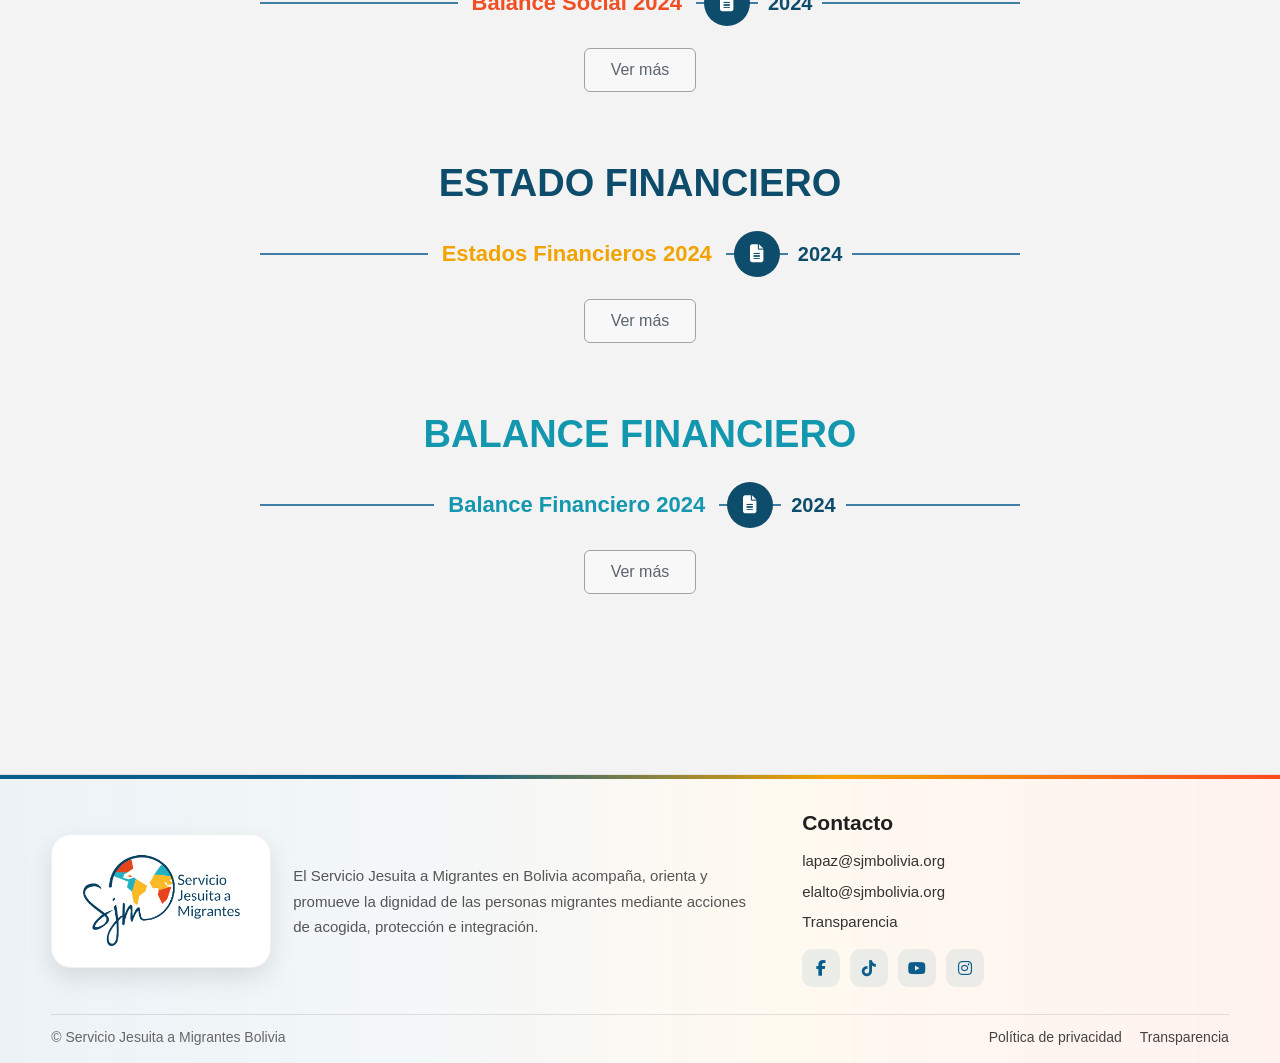
<file: transparencia.html>
<!DOCTYPE html>
<html lang="es">
<head>
    <meta charset="UTF-8">
    <meta name="viewport" content="width=device-width, initial-scale=1.0">
    <title>Transparencia - SJM Bolivia</title>
    <link rel="stylesheet" href="transparencia.css">
    <link rel="stylesheet" href="https://cdnjs.cloudflare.com/ajax/libs/font-awesome/6.5.2/css/all.min.css">
</head>
<body>

    <!-- NAVBAR -->
    <header class="navbar">
        <div class="logo">
            <a href="index.html" aria-label="Ir al inicio">
                <img src="sjm.png" alt="SJM Bolivia">
            </a>
        </div>

        <nav class="nav-menu" aria-label="Navegación principal">
            <a href="index.html" class="nav-main-link">Inicio</a>

            <div class="nav-dropdown has-dropdown">
                <a href="quienes-somos.html" class="nav-main-link">Quiénes Somos</a>
                <div class="nav-dropdown-menu">
                    <a href="quienes-somos.html#donde">Dónde estamos</a>
                    <a href="quienes-somos.html#mision">Misión</a>
                    <a href="quienes-somos.html#vision">Visión</a>
                    <a href="quienes-somos.html#objetivos">Objetivos Estratégicos</a>
                    <a href="quienes-somos.html#valores">Valores</a>
                    <a href="quienes-somos.html#principios">Principios</a>
                </div>
            </div>

            <div class="nav-dropdown has-dropdown">
                <a href="publicaciones.html" class="nav-main-link">Publicaciones</a>
                <div class="nav-dropdown-menu">
                    <a href="publicaciones.html#sin-fronteras">Sin Fronteras</a>
                    <a href="publicaciones.html#el-canto-del-tordo">El Canto del Tordo</a>
                    <a href="publicaciones.html#notas-informativas">Notas informativas</a>
                    <a href="publicaciones.html#encuentros-jrf">Encuentros JRF</a>
                    <a href="publicaciones.html#historias-de-vida">Historias de vida</a>
                    <a href="publicaciones.html#guia">Guía: Construyendo espacios interculturales</a>
                </div>
            </div>

            <div class="nav-dropdown has-dropdown">
                <a href="proyectos.html" class="nav-main-link">Proyectos</a>
                <div class="nav-dropdown-menu">
                    <a href="proyectos.html#proyecto-migrantes">Proyecto Migrantes</a>
                    <a href="proyectos.html#proyecto-emprendimientos">Proyecto Emprendimientos</a>
                    <a href="proyectos.html#proyecto-jovenes">Proyecto Jóvenes e Interculturalidad</a>
                </div>
            </div>
        </nav>

        <div class="nav-pills">
            <div class="pill-dropdown has-dropdown">
                <button class="pill-btn pill-blue dropdown-toggle" type="button" aria-label="Abrir menú de orientación migratoria">
                    Orientación Migratoria <i class="fa-solid fa-caret-down"></i>
                </button>

                <div class="pill-dropdown-menu">
                    <a href="preguntas-frecuentes.html">Preguntas frecuentes</a>
                    <a href="guias.html">Guías</a>
                </div>
            </div>

            <a href="transparencia.html" class="pill-btn pill-orange">Transparencia</a>
            <button class="login-btn" type="button">Login</button>

            <button class="menu-toggle" type="button" aria-label="Abrir menú">
                <span></span>
                <span></span>
                <span></span>
            </button>
        </div>
    </header>

    <!-- MENU MOVIL -->
    <div class="mobile-menu-overlay"></div>

    <aside class="mobile-menu" aria-label="Menú móvil">
        <button class="mobile-menu-close" type="button" aria-label="Cerrar menú">&times;</button>

        <nav class="mobile-nav-links">
            <a href="index.html">Inicio</a>

            <div class="mobile-nav-group">
                <a href="quienes-somos.html">Quiénes Somos</a>
                <div class="mobile-submenu">
                    <a href="quienes-somos.html#donde">Dónde estamos</a>
                    <a href="quienes-somos.html#mision">Misión</a>
                    <a href="quienes-somos.html#vision">Visión</a>
                    <a href="quienes-somos.html#objetivos">Objetivos Estratégicos</a>
                    <a href="quienes-somos.html#valores">Valores</a>
                    <a href="quienes-somos.html#principios">Principios</a>
                </div>
            </div>

            <div class="mobile-nav-group">
                <a href="publicaciones.html">Publicaciones</a>
                <div class="mobile-submenu">
                    <a href="publicaciones.html#sin-fronteras">Sin Fronteras</a>
                    <a href="publicaciones.html#el-canto-del-tordo">El Canto del Tordo</a>
                    <a href="publicaciones.html#notas-informativas">Notas informativas</a>
                    <a href="publicaciones.html#encuentros-jrf">Encuentros JRF</a>
                    <a href="publicaciones.html#historias-de-vida">Historias de vida</a>
                    <a href="publicaciones.html#guia">Guía: Construyendo espacios interculturales</a>
                </div>
            </div>

            <div class="mobile-nav-group">
                <a href="proyectos.html">Proyectos</a>
                <div class="mobile-submenu">
                    <a href="proyectos.html#proyecto-migrantes">Proyecto Migrantes</a>
                    <a href="proyectos.html#proyecto-emprendimientos">Proyecto Emprendimientos</a>
                    <a href="proyectos.html#proyecto-jovenes">Proyecto Jóvenes e Interculturalidad</a>
                </div>
            </div>

            <a href="preguntas-frecuentes.html">Preguntas frecuentes</a>
            <a href="guias.html">Guías</a>
            <a href="transparencia.html">Transparencia</a>
        </nav>
    </aside>

    <!-- REDES -->
    <div class="social-bar">
        <a href="#" class="social-btn facebook" aria-label="Facebook"><i class="fa-brands fa-facebook-f"></i></a>
        <a href="#" class="social-btn tiktok" aria-label="X"><i class="fa-brands fa-x-twitter"></i></a>
        <a href="#" class="social-btn youtube" aria-label="YouTube"><i class="fa-brands fa-youtube"></i></a>
        <a href="#" class="social-btn instagram" aria-label="LinkedIn"><i class="fa-brands fa-linkedin-in"></i></a>
    </div>

    <!-- HERO TRANSPARENCIA -->
    <section class="transparency-hero">
        <img src="b.jpg" alt="Transparencia SJM Bolivia">
        <div class="overlay"></div>

        <div class="transparency-content">
            <div class="accent-line"></div>
            <div class="transparency-text">
                <h1>CONOCE NUESTRO BALANCE 2026</h1>
                <p>
                    En esta sección compartimos de manera abierta la información institucional,
                    financiera y social del SJM Bolivia. Aquí podrás revisar documentos clave
                    sobre nuestra gestión, fuentes de financiamiento y balances anuales.
                </p>
            </div>
        </div>
    </section>

    <!-- FINANCIAMIENTO -->
    <section class="transparencia">
        <h2 class="titulo-transparencia">ESTRUCTURA DE FINANCIAMIENTO 2024</h2>

        <div class="financiamiento">

            <div class="fila">
                <span>Alianzas empresas o instituciones privadas</span>
                <div class="barra">
                    <div class="progreso azul" style="width:73%"></div>
                </div>
                <strong>73%</strong>
            </div>

            <div class="fila">
                <span>Fondos concursables y proyectos</span>
                <div class="barra">
                    <div class="progreso amarillo" style="width:9%"></div>
                </div>
                <strong>9%</strong>
            </div>

            <div class="fila">
                <span>Donaciones Socios</span>
                <div class="barra">
                    <div class="progreso rojo" style="width:9%"></div>
                </div>
                <strong>9%</strong>
            </div>

            <div class="fila">
                <span>Compañía de Jesús</span>
                <div class="barra">
                    <div class="progreso azul-oscuro" style="width:6%"></div>
                </div>
                <strong>6%</strong>
            </div>

            <div class="fila">
                <span>Donaciones individuales</span>
                <div class="barra">
                    <div class="progreso morado" style="width:3%"></div>
                </div>
                <strong>3%</strong>
            </div>

            <div class="fila">
                <span>Ingresos no operacionales</span>
                <div class="barra">
                    <div class="progreso gris" style="width:0%"></div>
                </div>
                <strong>0%</strong>
            </div>

        </div>

        <div class="total">
            <h1>1.412.264.226</h1>
            <p>recaudados en 2024</p>
        </div>

        <!-- BOTONES VER MÁS -->
        <section class="transparency-blocks">

            <div class="doc-block">
                <h2 class="doc-title orange-title">BALANCE SOCIAL</h2>
                <div class="doc-line">
                    <span class="doc-name orange-text">Balance Social 2024</span>
                    <div class="doc-icon"><i class="fa-solid fa-file-lines"></i></div>
                    <span class="doc-year">2024</span>
                </div>
                <button class="doc-button toggle-btn" data-target="balance-social-content">Ver más</button>

                <div id="balance-social-content" class="expand-content">
                    <div class="timeline">
                        <div class="item left">
                            <a href="#">Balance Social 2024</a>
                            <span class="year">2024</span>
                        </div>
                        <div class="item right">
                            <a href="#">Balance Social 2023</a>
                            <span class="year">2023</span>
                        </div>
                        <div class="item left">
                            <a href="#">Balance Social 2022</a>
                            <span class="year">2022</span>
                        </div>
                        <div class="item right">
                            <a href="#">Balance Social 2021</a>
                            <span class="year">2021</span>
                        </div>
                        <div class="item left">
                            <a href="#">Balance Social 2020</a>
                            <span class="year">2020</span>
                        </div>
                        <div class="item right">
                            <a href="#">Balance Social 2019</a>
                            <span class="year">2019</span>
                        </div>
                        <div class="item left">
                            <a href="#">Balance Social 2018</a>
                            <span class="year">2018</span>
                        </div>
                        <div class="item right">
                            <a href="#">Balance Social 2017</a>
                            <span class="year">2017</span>
                        </div>
                        <div class="item left">
                            <a href="#">Balance Social 2016</a>
                            <span class="year">2016</span>
                        </div>
                    </div>
                </div>
            </div>

            <div class="doc-block">
                <h2 class="doc-title blue-title">ESTADO FINANCIERO</h2>
                <div class="doc-line">
                    <span class="doc-name yellow-text">Estados Financieros 2024</span>
                    <div class="doc-icon"><i class="fa-solid fa-file-lines"></i></div>
                    <span class="doc-year">2024</span>
                </div>
                <button class="doc-button toggle-btn" data-target="estado-financiero-content">Ver más</button>

                <div id="estado-financiero-content" class="expand-content">
                    <div class="timeline">
                        <div class="item left">
                            <a href="#">Estados Financieros 2024</a>
                            <span class="year">2024</span>
                        </div>
                        <div class="item right">
                            <a href="#">Estados Financieros 2023</a>
                            <span class="year">2023</span>
                        </div>
                        <div class="item left">
                            <a href="#">Estados Financieros 2022</a>
                            <span class="year">2022</span>
                        </div>
                        <div class="item right">
                            <a href="#">Estados Financieros 2021</a>
                            <span class="year">2021</span>
                        </div>
                    </div>
                </div>
            </div>

            <div class="doc-block">
                <h2 class="doc-title cyan-title">BALANCE FINANCIERO</h2>
                <div class="doc-line">
                    <span class="doc-name cyan-text">Balance Financiero 2024</span>
                    <div class="doc-icon"><i class="fa-solid fa-file-lines"></i></div>
                    <span class="doc-year">2024</span>
                </div>
                <button class="doc-button toggle-btn" data-target="balance-financiero-content">Ver más</button>

                <div id="balance-financiero-content" class="expand-content">
                    <div class="timeline">
                        <div class="item left">
                            <a href="#">Balance Financiero 2024</a>
                            <span class="year">2024</span>
                        </div>
                        <div class="item right">
                            <a href="#">Balance Financiero 2023</a>
                            <span class="year">2023</span>
                        </div>
                        <div class="item left">
                            <a href="#">Balance Financiero 2022</a>
                            <span class="year">2022</span>
                        </div>
                        <div class="item right">
                            <a href="#">Balance Financiero 2021</a>
                            <span class="year">2021</span>
                        </div>
                    </div>
                </div>
            </div>

        </section>
    </section>

    <!-- FOOTER COMPACTO BLANCO -->
    <footer class="site-footer compact-footer">
        <div class="footer-stripe">
            <span class="stripe-blue"></span>
            <span class="stripe-orange"></span>
            <span class="stripe-red"></span>
        </div>

        <div class="footer-main footer-main-compact">
            <div class="footer-brand compact-brand">
                <div class="footer-logo-box">
                    <img src="sjm.png" alt="SJM Bolivia">
                </div>
                <div class="footer-brand-text">
                    <p>
                        El Servicio Jesuita a Migrantes en Bolivia acompaña, orienta y promueve
                        la dignidad de las personas migrantes mediante acciones de acogida,
                        protección e integración.
                    </p>
                </div>
            </div>

            <div class="footer-contact compact-contact">
                <h3>Contacto</h3>
                <a href="mailto:lapaz@sjmbolivia.org">lapaz@sjmbolivia.org</a>
                <a href="mailto:elalto@sjmbolivia.org">elalto@sjmbolivia.org</a>
                <a href="transparencia.html">Transparencia</a>

                <div class="footer-social">
                    <a href="#" aria-label="Facebook"><i class="fa-brands fa-facebook-f"></i></a>
                    <a href="#" aria-label="TikTok"><i class="fa-brands fa-tiktok"></i></a>
                    <a href="#" aria-label="YouTube"><i class="fa-brands fa-youtube"></i></a>
                    <a href="#" aria-label="Instagram"><i class="fa-brands fa-instagram"></i></a>
                </div>
            </div>
        </div>

        <div class="footer-bottom compact-bottom">
            <p>© Servicio Jesuita a Migrantes Bolivia</p>
            <div class="footer-bottom-links">
                <a href="#">Política de privacidad</a>
                <a href="transparencia.html">Transparencia</a>
            </div>
        </div>
    </footer>

    <script src="script.js"></script>
    <script>
        document.addEventListener("DOMContentLoaded", () => {
            const toggleButtons = document.querySelectorAll(".toggle-btn");

            toggleButtons.forEach(button => {
                button.addEventListener("click", () => {
                    const targetId = button.getAttribute("data-target");
                    const content = document.getElementById(targetId);

                    if (!content) return;

                    const isActive = content.classList.contains("active");

                    document.querySelectorAll(".expand-content").forEach(section => {
                        section.classList.remove("active");
                    });

                    document.querySelectorAll(".toggle-btn").forEach(btn => {
                        btn.textContent = "Ver más";
                        btn.classList.remove("active-btn");
                    });

                    if (!isActive) {
                        content.classList.add("active");
                        button.textContent = "Ver menos";
                        button.classList.add("active-btn");

                        setTimeout(() => {
                            content.scrollIntoView({
                                behavior: "smooth",
                                block: "start"
                            });
                        }, 150);
                    }
                });
            });
        });
    </script>

</body>
</html>
</file>
<file: publicaciones.css>
*{
    margin:0;
    padding:0;
    box-sizing:border-box;
    font-family:Arial, Helvetica, sans-serif;
}

:root{
    --nav-height:112px;
}

html, body{
    width:100%;
    overflow-x:hidden;
}

body{
    background:#f6f7f9;
    color:#222;
    padding-top:var(--nav-height);
}

/* NAVBAR */

.navbar{
    display:flex;
    justify-content:space-between;
    align-items:center;
    height:var(--nav-height);
    padding:0 60px;
    background:#ffffff;
    box-shadow:0 2px 10px rgba(0,0,0,0.08);
    position:fixed;
    top:0;
    left:0;
    width:100%;
    z-index:1000;
    gap:30px;
}

.logo{
    display:flex;
    align-items:center;
    flex-shrink:0;
}

.logo img{
    height:90px;
    width:auto;
    display:block;
}

/* MENU CENTRO */

.nav-menu{
    display:flex;
    align-items:center;
    justify-content:center;
    gap:42px;
    flex:1;
    position:relative;
}

.nav-main-link{
    text-decoration:none;
    color:#202020;
    font-size:17px;
    font-weight:600;
    letter-spacing:0.3px;
    transition:color 0.25s ease;
    white-space:nowrap;
    display:inline-flex;
    align-items:center;
    height:var(--nav-height);
    position:relative;
}

.nav-main-link:hover{
    color:#e67e22;
}

.nav-main-link.active{
    color:#e67e22;
}

.nav-dropdown{
    position:relative;
    display:flex;
    align-items:center;
    height:var(--nav-height);
}

.nav-dropdown-menu{
    position:absolute;
    top:calc(100% - 14px);
    left:50%;
    transform:translateX(-50%) translateY(14px);
    width:220px;
    min-width:220px;
    max-width:220px;
    background:#ffffff;
    border-radius:14px;
    padding:6px;
    box-shadow:0 14px 30px rgba(0,0,0,0.12);
    border:1px solid rgba(0,0,0,0.05);
    opacity:0;
    visibility:hidden;
    pointer-events:none;
    transition:
        opacity 0.24s ease,
        transform 0.24s ease,
        visibility 0.24s ease;
    z-index:1300;
    overflow:hidden;
}

.nav-dropdown::after{
    content:"";
    position:absolute;
    left:0;
    right:0;
    top:100%;
    height:18px;
}

.nav-dropdown:hover .nav-dropdown-menu,
.nav-dropdown:focus-within .nav-dropdown-menu{
    opacity:1;
    visibility:visible;
    pointer-events:auto;
    transform:translateX(-50%) translateY(0);
}

.nav-dropdown-menu a{
    display:block;
    text-decoration:none;
    color:#222;
    font-size:14px;
    font-weight:500;
    line-height:1.35;
    padding:10px 16px;
    white-space:normal;
    background:#ffffff;
    border-radius:10px;
    margin:2px 0;
    transition:
        background 0.2s ease,
        color 0.2s ease,
        padding-left 0.2s ease;
}

.nav-dropdown-menu a:hover{
    color:#ffffff;
    background:#f4511e;
    padding-left:20px;
}

/* PILLS DERECHA */

.nav-pills{
    display:flex;
    align-items:center;
    gap:14px;
    flex-shrink:0;
}

.pill-dropdown{
    position:relative;
}

.pill-btn{
    border:none;
    text-decoration:none;
    display:inline-flex;
    align-items:center;
    justify-content:center;
    gap:8px;
    padding:13px 28px;
    border-radius:30px;
    font-size:15px;
    font-weight:700;
    cursor:pointer;
    transition:0.25s ease;
    white-space:nowrap;
}

.pill-blue{
    background:#0d5d8c;
    color:#fff;
}

.pill-blue:hover{
    background:#094c72;
}

.pill-orange{
    background:#f4511e;
    color:#fff;
}

.pill-orange:hover{
    background:#d84315;
}

.pill-dropdown-menu{
    position:absolute;
    top:calc(100% + 10px);
    left:0;
    width:210px;
    min-width:210px;
    max-width:210px;
    background:#ffffff;
    border-radius:14px;
    overflow:hidden;
    box-shadow:0 14px 28px rgba(0,0,0,0.14);
    opacity:0;
    visibility:hidden;
    transform:translateY(10px);
    transition:0.25s ease;
    z-index:1200;
    border:1px solid rgba(0,0,0,0.06);
    padding:6px;
}

.pill-dropdown::after{
    content:"";
    position:absolute;
    left:0;
    right:0;
    top:100%;
    height:16px;
}

.pill-dropdown.active .pill-dropdown-menu,
.pill-dropdown:hover .pill-dropdown-menu,
.pill-dropdown:focus-within .pill-dropdown-menu{
    opacity:1;
    visibility:visible;
    transform:translateY(0);
}

.pill-dropdown-menu a{
    display:block;
    color:#1f1f1f;
    text-decoration:none;
    padding:10px 16px;
    font-size:14px;
    font-weight:600;
    border-bottom:none;
    background:#fff;
    border-radius:10px;
    margin:2px 0;
    transition:
        background 0.25s ease,
        color 0.25s ease,
        padding-left 0.25s ease;
}

.pill-dropdown-menu a:last-child{
    border-bottom:none;
}

.pill-dropdown-menu a:hover{
    background:#0d5d8c;
    color:#ffffff;
    padding-left:20px;
}

/* LOGIN */

.login-btn{
    background:#e84545;
    color:#fff;
    border:none;
    padding:12px 28px;
    border-radius:30px;
    cursor:pointer;
    font-weight:700;
    font-size:15px;
    transition:0.3s;
    white-space:nowrap;
}

.login-btn:hover{
    background:#c93030;
}

/* HAMBURGUESA */

.menu-toggle{
    display:none;
    width:42px;
    height:42px;
    background:transparent;
    border:none;
    cursor:pointer;
    flex-direction:column;
    justify-content:center;
    align-items:center;
    gap:5px;
}

.menu-toggle span{
    display:block;
    width:24px;
    height:2px;
    background:#333;
    border-radius:2px;
}

/* MENU MOVIL */

.mobile-menu-overlay{
    position:fixed;
    inset:0;
    background:rgba(0,0,0,0.35);
    opacity:0;
    visibility:hidden;
    transition:0.3s ease;
    z-index:1098;
}

.mobile-menu-overlay.active{
    opacity:1;
    visibility:visible;
}

.mobile-menu{
    position:fixed;
    top:0;
    right:-320px;
    width:300px;
    max-width:85%;
    height:100vh;
    background:#4a4a4a;
    color:#fff;
    z-index:1099;
    transition:right 0.35s ease;
    padding:26px 24px 40px;
    overflow-y:auto;
}

.mobile-menu.active{
    right:0;
}

.mobile-menu-close{
    background:none;
    border:none;
    color:#fff;
    font-size:38px;
    line-height:1;
    cursor:pointer;
    display:block;
    margin-left:auto;
    margin-bottom:25px;
}

.mobile-nav-links{
    display:flex;
    flex-direction:column;
    gap:18px;
}

.mobile-nav-links > a,
.mobile-nav-group > a{
    text-decoration:none;
    color:#fff;
    font-size:20px;
    font-weight:500;
    line-height:1.3;
    transition:0.25s ease;
    display:block;
}

.mobile-nav-links > a:hover,
.mobile-nav-group > a:hover{
    color:#f1b631;
}

.mobile-nav-group{
    display:flex;
    flex-direction:column;
    gap:8px;
}

.mobile-submenu{
    display:flex;
    flex-direction:column;
    gap:8px;
    padding-left:14px;
    border-left:2px solid rgba(241,182,49,0.5);
}

.mobile-submenu a{
    text-decoration:none;
    color:rgba(255,255,255,0.82);
    font-size:15px;
    line-height:1.35;
    transition:0.25s ease;
}

.mobile-submenu a:hover{
    color:#f1b631;
}

/* HERO */

.publicaciones-hero{
    position:relative;
    min-height:360px;
    background:
        linear-gradient(rgba(8,39,55,0.72), rgba(8,39,55,0.72)),
        url('publicacion.png') center/cover no-repeat;
    display:flex;
    align-items:center;
    padding:0 90px;
}

.hero-content{
    position:relative;
    z-index:2;
    display:flex;
    align-items:flex-start;
    gap:18px;
    max-width:900px;
}

.hero-line{
    width:4px;
    height:120px;
    background:#f1b631;
    border-radius:3px;
    margin-top:6px;
    flex-shrink:0;
}

.hero-content h1{
    color:#fff;
    font-size:64px;
    line-height:1;
    margin-bottom:18px;
    text-transform:uppercase;
}

.hero-content p{
    color:rgba(255,255,255,0.92);
    font-size:22px;
    line-height:1.6;
    text-align:justify;
    text-justify:inter-word;
}

/* GRID */

.publicaciones-grid{
    width:min(1400px, 92%);
    margin:60px auto 80px;
    display:grid;
    grid-template-columns:repeat(3, minmax(0, 1fr));
    gap:30px;
}

/* TARJETAS */

.pub-card{
    position:relative;
    min-height:520px;
    border-radius:18px;
    overflow:hidden;
    text-decoration:none;
    box-shadow:0 14px 35px rgba(0,0,0,0.12);
    display:block;
    isolation:isolate;
    background:#0c2d3d;
}

.pub-card img{
    width:100%;
    height:100%;
    object-fit:cover;
    position:absolute;
    inset:0;
    transition:transform 0.5s ease, opacity 0.4s ease;
}

.pub-overlay{
    position:absolute;
    inset:0;
    background:linear-gradient(
        180deg,
        rgba(0,0,0,0.15) 0%,
        rgba(0,0,0,0.28) 45%,
        rgba(0,0,0,0.72) 100%
    );
    z-index:1;
    transition:background 0.4s ease;
}

.pub-default,
.pub-hover{
    position:absolute;
    left:30px;
    right:30px;
    z-index:2;
    color:#fff;
}

.pub-default{
    bottom:28px;
    transition:all 0.35s ease;
}

.pub-default h2{
    font-size:32px;
    margin-bottom:10px;
    text-transform:uppercase;
    line-height:1.08;
    max-width:100%;
}

.pub-default span{
    font-size:15px;
    letter-spacing:0.5px;
    opacity:0.9;
}

.pub-hover{
    top:50%;
    transform:translateY(20px);
    opacity:0;
    transition:all 0.35s ease;
}

.pub-hover h3{
    font-size:26px;
    margin-bottom:14px;
    line-height:1.1;
}

.pub-hover p{
    font-size:17px;
    line-height:1.65;
    max-width:100%;
    text-align:justify;
    text-justify:inter-word;
}

/* TARJETA LARGA */

.pub-card-long .pub-default h2{
    font-size:27px;
    line-height:1.12;
    max-width:92%;
}

/* HOVER SOLO EN DISPOSITIVOS CON HOVER REAL */

@media (hover: hover) and (pointer: fine){
    .pub-card:hover img{
        transform:scale(1.06);
        opacity:0.42;
    }

    .pub-card:hover .pub-overlay{
        background:rgba(7, 33, 48, 0.82);
    }

    .pub-card:hover .pub-default{
        opacity:0;
        transform:translateY(18px);
    }

    .pub-card:hover .pub-hover{
        opacity:1;
        transform:translateY(-50%);
    }
}

/* FOOTER COMPACTO BLANCO */

.site-footer{
    width:100%;
    margin-top:0;
    background:
        linear-gradient(
            90deg,
            rgba(11,93,139,0.08) 0%,
            rgba(11,93,139,0.05) 30%,
            rgba(246,163,0,0.06) 60%,
            rgba(255,74,31,0.07) 100%
        ),
        #ffffff;
    color:#1f1f1f;
    position:relative;
    overflow:hidden;
    border-top:1px solid rgba(0,0,0,0.08);
}

.footer-stripe{
    height:4px;
    background:linear-gradient(
        90deg,
        #0b5d8b 0%,
        #0b5d8b 35%,
        #f6a300 65%,
        #ff4a1f 100%
    );
}

.stripe-blue{
    background:#0b5d8b;
}

.stripe-orange{
    background:#f6a300;
}

.stripe-red{
    background:#ff4a1f;
}

.footer-main{
    width:min(1200px, 92%);
    margin:0 auto;
    padding:32px 0 22px;
    display:grid;
    grid-template-columns:1.25fr 0.75fr;
    gap:40px;
    align-items:center;
}

.footer-main-compact{
    grid-template-columns:1.25fr 0.75fr;
}

.footer-brand{
    position:relative;
}

.compact-brand{
    display:flex;
    align-items:center;
    gap:22px;
}

.footer-logo-box{
    width:260px;
    background:#ffffff;
    border-radius:20px;
    padding:18px 20px;
    box-shadow:0 10px 24px rgba(0,0,0,0.10);
    margin-bottom:0;
    flex-shrink:0;
    border:1px solid rgba(0,0,0,0.06);
}

.footer-logo-box img{
    width:100%;
    display:block;
}

.footer-brand-text{
    max-width:560px;
}

.footer-brand p{
    font-size:15px;
    line-height:1.7;
    color:#555;
    max-width:none;
}

.footer-contact h3{
    font-size:21px;
    line-height:1.1;
    font-weight:800;
    margin-bottom:14px;
    color:#1f1f1f;
}

.footer-contact a{
    display:block;
    color:#333;
    text-decoration:none;
    font-size:15px;
    line-height:1.7;
    margin-bottom:5px;
    transition:all 0.25s ease;
}

.footer-contact a:hover{
    color:#ff6a00;
}

.footer-social{
    display:flex;
    flex-wrap:wrap;
    gap:10px;
    margin-top:14px;
}

.footer-social a{
    width:38px;
    height:38px;
    display:flex;
    align-items:center;
    justify-content:center;
    border-radius:10px;
    background:rgba(11,93,139,0.08);
    color:#0b5d8b;
    font-size:16px;
    transition:all 0.25s ease;
}

.footer-social a:hover{
    background:#ff6a00;
    color:#fff;
    transform:translateY(-2px);
}

.footer-bottom{
    width:min(1200px, 92%);
    margin:0 auto;
    padding:14px 0 18px;
    border-top:1px solid rgba(0,0,0,0.10);
    display:flex;
    justify-content:space-between;
    align-items:center;
    gap:20px;
}

.footer-bottom p{
    font-size:14px;
    color:#666;
}

.footer-bottom-links{
    display:flex;
    align-items:center;
    gap:18px;
    flex-wrap:wrap;
}

.footer-bottom-links a{
    color:#444;
    text-decoration:none;
    font-size:14px;
    transition:color 0.25s ease;
}

.footer-bottom-links a:hover{
    color:#ff6a00;
}

.site-footer::before,
.site-footer::after{
    display:none;
}

/* TABLET GRANDE */

@media (max-width: 1200px){
    :root{
        --nav-height:92px;
    }

    .navbar{
        padding:0 30px;
        gap:18px;
    }

    .logo img{
        height:70px;
    }

    .nav-menu{
        gap:24px;
    }

    .nav-main-link{
        font-size:15px;
    }

    .nav-dropdown-menu{
        width:220px;
        min-width:220px;
        max-width:220px;
    }

    .pill-btn,
    .login-btn{
        padding:11px 20px;
        font-size:14px;
    }

    .publicaciones-hero{
        min-height:300px;
        padding:0 36px;
    }

    .hero-content h1{
        font-size:48px;
    }

    .hero-content p{
        font-size:18px;
        line-height:1.55;
    }

    .hero-line{
        height:95px;
    }

    .publicaciones-grid{
        width:92%;
        grid-template-columns:repeat(3, minmax(0, 1fr));
        gap:24px;
        margin:45px auto 60px;
    }

    .pub-card{
        min-height:420px;
    }

    .pub-default h2{
        font-size:30px;
    }

    .pub-card-long .pub-default h2{
        font-size:24px;
        line-height:1.12;
    }

    .pub-hover h3{
        font-size:24px;
    }

    .pub-hover p{
        font-size:16px;
    }

    .footer-main{
        grid-template-columns:1fr;
        gap:26px;
        align-items:start;
    }

    .compact-brand{
        align-items:flex-start;
    }

    .footer-brand-text{
        max-width:100%;
    }
}

@media (max-width: 980px){
    .publicaciones-grid{
        width:92%;
        grid-template-columns:repeat(2, minmax(0, 1fr));
        gap:22px;
    }
}

@media (max-width: 900px){
    .footer-main-compact{
        grid-template-columns:1fr;
    }
}

/* TABLET */

@media (max-width: 900px){
    .navbar{
        padding:0 20px;
        gap:12px;
    }

    .nav-menu{
        gap:16px;
    }

    .nav-main-link{
        font-size:14px;
    }

    .pill-btn,
    .login-btn{
        padding:10px 16px;
        font-size:13px;
    }

    .nav-pills{
        gap:8px;
    }
}

/* MOVIL */

@media (max-width: 768px){
    :root{
        --nav-height:76px;
    }

    .navbar{
        padding:0 16px;
        gap:12px;
        box-shadow:none;
    }

    .logo img{
        height:48px;
    }

    .nav-menu{
        display:none;
    }

    .nav-pills{
        margin-left:auto;
        gap:0;
    }

    .pill-dropdown,
    .pill-orange,
    .login-btn{
        display:none;
    }

    .menu-toggle{
        display:flex;
        margin-left:auto;
    }

    .mobile-nav-links > a,
    .mobile-nav-group > a{
        font-size:18px;
    }

    .mobile-submenu a{
        font-size:14px;
    }

    .publicaciones-hero{
        min-height:210px;
        padding:0 20px;
    }

    .hero-content{
        gap:12px;
        max-width:100%;
    }

    .hero-line{
        height:68px;
        margin-top:4px;
    }

    .hero-content h1{
        font-size:30px;
        line-height:1.04;
        margin-bottom:10px;
    }

    .hero-content p{
        font-size:14px;
        line-height:1.45;
        text-align:left;
    }

    .publicaciones-grid{
        width:100%;
        padding:0 14px;
        margin:24px 0 40px;
        grid-template-columns:1fr;
        gap:16px;
    }

    .pub-card{
        min-height:320px;
        border-radius:14px;
    }

    .pub-default,
    .pub-hover{
        left:18px;
        right:18px;
    }

    .pub-default{
        bottom:18px;
        opacity:1 !important;
        transform:none !important;
    }

    .pub-default h2{
        font-size:24px;
        margin-bottom:8px;
    }

    .pub-card-long .pub-default h2{
        font-size:21px;
        line-height:1.1;
        max-width:95%;
    }

    .pub-default span{
        font-size:13px;
    }

    .pub-hover{
        display:none;
    }

    .pub-card img{
        transform:none !important;
        opacity:1;
    }

    .pub-overlay{
        background:linear-gradient(
            180deg,
            rgba(0,0,0,0.18) 0%,
            rgba(0,0,0,0.30) 45%,
            rgba(0,0,0,0.74) 100%
        );
    }

    .pub-card:hover img{
        transform:none;
        opacity:1;
    }

    .pub-card:hover .pub-overlay{
        background:linear-gradient(
            180deg,
            rgba(0,0,0,0.18) 0%,
            rgba(0,0,0,0.30) 45%,
            rgba(0,0,0,0.74) 100%
        );
    }

    .pub-card:hover .pub-default{
        opacity:1;
        transform:none;
    }

    .mobile-menu{
        width:280px;
        padding:22px 20px 34px;
    }

    .mobile-menu-close{
        font-size:34px;
        margin-bottom:20px;
    }

    .mobile-nav-links{
        gap:16px;
    }

    .footer-stripe{
        height:4px;
    }

    .footer-main{
        width:100%;
        padding:24px 20px 18px;
        gap:20px;
    }

    .compact-brand{
        flex-direction:column;
        align-items:flex-start;
        gap:14px;
    }

    .footer-logo-box{
        width:160px;
        border-radius:16px;
        padding:10px 12px;
        margin-bottom:0;
    }

    .footer-brand p{
        font-size:14px;
        line-height:1.6;
    }

    .footer-contact h3{
        font-size:19px;
        margin-bottom:10px;
    }

    .footer-contact a{
        font-size:14px;
        margin-bottom:4px;
    }

    .footer-social{
        gap:8px;
        margin-top:12px;
    }

    .footer-social a{
        width:36px;
        height:36px;
        font-size:15px;
    }

    .footer-bottom{
        width:100%;
        padding:12px 20px 16px;
        flex-direction:column;
        align-items:flex-start;
        gap:10px;
    }

    .footer-bottom p,
    .footer-bottom-links a{
        font-size:13px;
    }
}

@media (max-width: 480px){
    :root{
        --nav-height:68px;
    }

    .navbar{
        padding:0 14px;
    }

    .logo img{
        height:40px;
    }

    .menu-toggle{
        width:40px;
        height:40px;
    }

    .menu-toggle span{
        width:22px;
    }

    .mobile-nav-links > a,
    .mobile-nav-group > a{
        font-size:18px;
    }

    .mobile-submenu a{
        font-size:13px;
    }

    .publicaciones-hero{
        min-height:180px;
        padding:0 16px;
    }

    .hero-content{
        gap:10px;
    }

    .hero-line{
        height:58px;
        width:3px;
    }

    .hero-content h1{
        font-size:24px;
        margin-bottom:8px;
    }

    .hero-content p{
        font-size:13px;
        line-height:1.4;
    }

    .publicaciones-grid{
        padding:0 12px;
        gap:14px;
        margin:20px 0 32px;
    }

    .pub-card{
        min-height:280px;
        border-radius:12px;
    }

    .pub-default{
        left:16px;
        right:16px;
    }

    .pub-default h2{
        font-size:21px;
    }

    .pub-card-long .pub-default h2{
        font-size:18px;
        line-height:1.08;
        max-width:96%;
    }

    .pub-default span{
        font-size:12px;
    }

    .pub-hover{
        display:none;
    }

    .mobile-menu{
        width:260px;
        padding:20px 18px 30px;
    }

    .mobile-menu-close{
        font-size:32px;
        margin-bottom:18px;
    }

    .footer-main{
        padding:22px 16px 16px;
    }

    .footer-logo-box{
        width:140px;
    }

    .footer-brand p{
        font-size:13px;
    }

    .footer-contact h3{
        font-size:18px;
    }

    .footer-contact a{
        font-size:13px;
    }

    .footer-bottom{
        padding:10px 16px 14px;
    }
}

/* REDES SOCIALES */

.social-bar{
    position:fixed;
    top:154px;
    left:0;
    display:flex;
    flex-direction:column;
    z-index:999;

    opacity:1;
    visibility:visible;
    transform:translateX(0);

    transition:
        opacity 0.8s ease,
        visibility 0.8s ease,
        transform 0.8s ease;
}

.social-bar.hidden{
    opacity:0;
    visibility:hidden;
    transform:translateX(-30px) scale(0.95);
    pointer-events:none;
}

.social-btn{
    width:50px;
    height:50px;
    display:flex;
    align-items:center;
    justify-content:center;
    text-decoration:none;
    transition:all 0.3s ease;
}

.social-btn i{
    color:#ffffff;
    font-size:26px;
}

.social-btn.facebook{ background:#8da6c2; }
.social-btn.tiktok{ background:#3a3a3a; }
.social-btn.youtube{ background:#e7b1b1; }
.social-btn.instagram{ background:#c9a7c7; }

.social-btn.facebook:hover{ background:#1877f2; }
.social-btn.tiktok:hover{ background:#000000; }
.social-btn.youtube:hover{ background:#ff0000; }
.social-btn.instagram:hover{ background:linear-gradient(45deg,#f9ce34,#ee2a7b,#6228d7); }

.social-btn:hover{
    transform:translateX(3px);
}

/* REDES SOCIALES RESPONSIVE */

@media (max-width: 768px){

    .social-bar{
        top:92px;
    }

    .social-btn{
        width:38px;
        height:38px;
    }

    .social-btn i{
        font-size:20px;
    }
}

@media (max-width: 480px){

    .social-bar{
        top:86px;
    }

    .social-btn{
        width:34px;
        height:34px;
    }

    .social-btn i{
        font-size:18px;
    }
}

/* =====================================================
   NAVBAR CON LOGIN
===================================================== */

.navbar {
    display: grid;
    grid-template-columns: 250px minmax(420px, 1fr) auto;
    align-items: center;

    width: 100%;
    height: var(--nav-height);

    padding: 0 38px;
    column-gap: 18px;

    background: #ffffff;
    box-shadow: 0 2px 10px rgba(0, 0, 0, 0.08);

    position: fixed;
    top: 0;
    left: 0;
    z-index: 1000;

    box-sizing: border-box;
}


/* El menú central permanece centrado */

.nav-menu {
    display: flex;
    align-items: center;
    justify-content: center;

    gap: 42px;

    width: max-content;
    max-width: 100%;

    margin: 0 auto;

    transform: none;
}


/* =====================================================
   ZONA LOGIN + ORIENTACIÓN MIGRATORIA
===================================================== */

.nav-pills {
    display: flex;
    align-items: center;
    justify-content: flex-end;

    gap: 12px;

    margin: 0;

    flex-shrink: 0;
}


/* La hamburguesa no debe ocupar espacio en escritorio */

.nav-actions {
    display: none;
}


/* =====================================================
   BOTÓN LOGIN
===================================================== */

.navbar-login-btn {
    display: inline-flex;
    align-items: center;
    justify-content: center;

    gap: 8px;

    min-height: 46px;
    padding: 0 23px;

    background: #f58220;
    color: #ffffff;

    border: none;
    border-radius: 30px;

    text-decoration: none;

    font-size: 15px;
    font-weight: 700;

    white-space: nowrap;
    flex-shrink: 0;

    box-shadow: 0 5px 14px rgba(245, 130, 32, 0.22);

    transition:
        background 0.25s ease,
        transform 0.25s ease,
        box-shadow 0.25s ease;
}


.navbar-login-btn i {
    font-size: 14px;
}


.navbar-login-btn:hover {
    background: #dc6d10;
    color: #ffffff;

    transform: translateY(-2px);

    box-shadow: 0 8px 18px rgba(245, 130, 32, 0.32);
}


/* Botón azul ligeramente más compacto */

.nav-pills .pill-btn {
    padding-left: 22px;
    padding-right: 22px;
}


/* =====================================================
   TABLET
===================================================== */

@media (max-width: 1200px) {

    .navbar {
        grid-template-columns: 210px minmax(350px, 1fr) auto;

        padding: 0 24px;
        column-gap: 12px;
    }


    .nav-menu {
        gap: 25px;
    }


    .nav-main-link {
        font-size: 15px;
    }


    .navbar-login-btn {
        min-height: 42px;

        padding: 0 17px;

        font-size: 14px;
    }


    .nav-pills {
        gap: 8px;
    }


    .nav-pills .pill-btn {
        padding-left: 17px;
        padding-right: 17px;

        font-size: 14px;
    }

}


/* =====================================================
   TELÉFONO
===================================================== */

@media (max-width: 768px) {

    .navbar {
        display: flex !important;
        align-items: center !important;
        justify-content: flex-start !important;

        width: 100% !important;

        padding: 0 14px !important;

        gap: 7px !important;

        box-sizing: border-box !important;
    }


    /* Logo a la izquierda */

    .logo {
        margin-right: auto;

        flex-shrink: 0;
    }


    /* Ocultar navegación de escritorio */

    .nav-menu {
        display: none !important;
    }


    /* Zona derecha */

    .nav-pills {
        display: flex !important;
        align-items: center !important;
        justify-content: flex-end !important;

        margin: 0 !important;

        gap: 0 !important;

        flex-shrink: 0;
    }


    /* Ocultar Orientación Migratoria en móvil */

    .nav-pills .pill-dropdown {
        display: none !important;
    }


    /* Login visible */

    .navbar-login-btn {
        display: inline-flex !important;
        align-items: center;
        justify-content: center;

        min-height: 38px;

        padding: 0 15px;

        border-radius: 22px;

        font-size: 13px;

        gap: 6px;

        box-shadow: none;

        flex-shrink: 0;
    }


    .navbar-login-btn i {
        font-size: 12px;
    }


    /* Hamburguesa al lado del login */

    .nav-actions {
        display: flex !important;
        align-items: center !important;
        justify-content: center !important;

        margin: 0 !important;
        padding: 0 !important;

        flex-shrink: 0;
    }


    .menu-toggle {
        display: flex !important;

        width: 40px;
        height: 40px;

        padding: 0 !important;
        margin: 0 !important;

        align-items: center;
        justify-content: center;

        flex-direction: column;

        gap: 5px;

        flex-shrink: 0;
    }


    .menu-toggle span {
        display: block;

        width: 24px;
        height: 2px;

        margin: 0;

        background: #333333;

        border-radius: 2px;
    }

}


/* =====================================================
   TELÉFONOS PEQUEÑOS
===================================================== */

@media (max-width: 480px) {

    .navbar {
        padding: 0 10px !important;

        gap: 3px !important;
    }


    .navbar-login-btn {
        min-height: 35px;

        padding: 0 12px;

        font-size: 12px;

        gap: 5px;
    }


    .navbar-login-btn i {
        font-size: 11px;
    }


    .menu-toggle {
        width: 37px;
        height: 37px;
    }


    .menu-toggle span {
        width: 22px;
    }

}


/* =====================================================
   TELÉFONOS MUY ESTRECHOS
===================================================== */

@media (max-width: 370px) {

    .navbar {
        padding: 0 8px !important;
    }


    .navbar-login-btn {
        min-height: 34px;

        padding: 0 10px;

        font-size: 11px;
    }


    .navbar-login-btn i {
        display: none;
    }


    .menu-toggle {
        width: 34px;
        height: 34px;
    }


    .menu-toggle span {
        width: 20px;
    }

}
</file>
<file: articulos.css>
/* ═══════════════════════════════════════════════
   HERO DE CATEGORÍA
═══════════════════════════════════════════════ */

.categoria-hero {
    position: relative;
    min-height: 300px;
    background:
        linear-gradient(rgba(8, 39, 55, 0.76), rgba(8, 39, 55, 0.76)),
        url('img/notasportada.png') center / cover no-repeat;
    display: flex;
    align-items: center;
    padding: 0 90px;
}

.canto-hero {
    background:
        linear-gradient(rgba(8, 39, 55, 0.78), rgba(8, 39, 55, 0.78)),
        url('img/notasportada.png') center / cover no-repeat;
}

.categoria-hero-content {
    display: flex;
    align-items: flex-start;
    gap: 18px;
    max-width: 980px;
}

.hero-line {
    width: 4px;
    height: 128px;
    background: #f1b631;
    border-radius: 999px;
    flex-shrink: 0;
    margin-top: 8px;
}

.categoria-mini {
    color: #f1b631;
    font-size: 14px;
    font-weight: 800;
    text-transform: uppercase;
    letter-spacing: 1px;
    margin-bottom: 10px;
}

.categoria-hero h1 {
    color: #fff;
    font-size: 54px;
    line-height: 1.05;
    margin: 0 0 16px;
    text-transform: uppercase;
}

.categoria-desc {
    color: rgba(255, 255, 255, 0.94);
    font-size: 18px;
    line-height: 1.7;
    max-width: 780px;
    margin: 0;
}

/* ═══════════════════════════════════════════════
   FILTROS / TOOLBAR
═══════════════════════════════════════════════ */

.publicaciones-toolbar {
    width: min(1400px, 92%);
    margin: 46px auto 0;
    display: flex;
    justify-content: space-between;
    align-items: flex-end;
    gap: 24px;
}

.toolbar-title h2 {
    font-size: 32px;
    line-height: 1.1;
    color: #121212;
    margin: 0 0 6px;
}

.toolbar-title p {
    color: #5f6670;
    font-size: 16px;
    margin: 0;
}

.toolbar-controls {
    display: flex;
    align-items: center;
    justify-content: flex-end;
    gap: 12px;
    flex-wrap: wrap;
}

.search-box {
    height: 44px;
    min-width: 270px;
    background: #fff;
    border: 1px solid rgba(0, 0, 0, .10);
    border-radius: 999px;
    display: flex;
    align-items: center;
    gap: 10px;
    padding: 0 16px;
    box-shadow: 0 8px 22px rgba(0, 0, 0, .06);
}

.search-box i {
    color: #0b5d8b;
    font-size: 15px;
}

.search-box input {
    width: 100%;
    border: none;
    outline: none;
    background: transparent;
    font-size: 14px;
    color: #222;
}

.toolbar-controls select {
    height: 44px;
    border: 1px solid rgba(0, 0, 0, .10);
    background: #fff;
    border-radius: 999px;
    padding: 0 36px 0 16px;
    font-size: 14px;
    color: #222;
    cursor: pointer;
    box-shadow: 0 8px 22px rgba(0, 0, 0, .06);
}

/* ═══════════════════════════════════════════════
   LAYOUT PRINCIPAL
═══════════════════════════════════════════════ */

.periodico-layout {
    width: min(1400px, 92%);
    margin: 38px auto 52px;
    display: grid;
    grid-template-columns: 1.65fr .95fr;
    gap: 34px;
    align-items: start;
}

.nota-principal,
.nota-side,
.archivo-card {
    background: #fff;
    overflow: hidden;
    border: 1px solid rgba(0, 0, 0, 0.06);
    box-shadow: 0 14px 34px rgba(0, 0, 0, 0.08);
    transition: transform .28s ease, box-shadow .28s ease, border-color .28s ease;
    opacity: 1 !important;
    animation: none !important;
}

.nota-principal {
    border-radius: 20px;
}

.nota-principal:hover,
.nota-side:hover,
.archivo-card:hover {
    transform: translateY(-5px);
    box-shadow: 0 22px 48px rgba(0, 0, 0, .13);
    border-color: rgba(11, 93, 139, .18);
}

.nota-principal a,
.nota-side a,
.archivo-card a {
    text-decoration: none;
    color: inherit;
    display: block;
}

.nota-principal-media,
.nota-side-img,
.archivo-img-wrap {
    position: relative;
    overflow: hidden;
    background: #eef3f6;
}

.nota-principal-img,
.nota-principal img {
    width: 100%;
    height: 520px;
    object-fit: cover;
    display: block;
}

.nota-principal img,
.nota-side img,
.archivo-card img {
    transition: transform .45s ease, filter .45s ease;
}

.nota-principal:hover img,
.nota-side:hover img,
.archivo-card:hover img {
    transform: scale(1.045);
    filter: saturate(1.08);
}

.nota-principal-body {
    padding: 28px 28px 30px;
}

.nota-fecha {
    display: flex;
    align-items: center;
    gap: 7px;
    font-size: 14px;
    color: #777;
    margin-bottom: 12px;
}

.nota-principal h2 {
    font-size: 42px;
    line-height: 1.08;
    color: #121212;
    margin: 0 0 16px;
}

.nota-principal p {
    font-size: 17px;
    line-height: 1.75;
    color: #4d4d4d;
    margin: 0 0 18px;
}

.nota-link {
    display: inline-flex;
    align-items: center;
    gap: 8px;
    font-size: 15px;
    font-weight: 800;
    color: #f4511e;
    width: max-content;
}

/* ═══════════════════════════════════════════════
   OCULTAR ETIQUETAS
═══════════════════════════════════════════════ */

.nota-etiqueta,
.nota-badge,
.archivo-category {
    display: none !important;
}

/* ═══════════════════════════════════════════════
   NOTAS SECUNDARIAS
═══════════════════════════════════════════════ */

.notas-secundarias {
    display: flex;
    flex-direction: column;
    gap: 18px;
}

.side-header h2 {
    font-size: 28px;
    color: #121212;
    margin: 0 0 8px;
}

#notasSecundarias {
    display: flex;
    flex-direction: column;
    gap: 18px;
}

.nota-side {
    border-radius: 18px;
}

.nota-side a {
    display: grid;
    grid-template-columns: 150px 1fr;
    min-height: 150px;
}

.nota-side-img {
    width: 100%;
    height: 100%;
}

.nota-side img {
    width: 100%;
    height: 100%;
    min-height: 150px;
    object-fit: cover;
    display: block;
}

.nota-side-content {
    padding: 16px;
}

.nota-side .nota-fecha {
    font-size: 12px;
    margin-bottom: 8px;
}

.nota-side h3 {
    font-size: 20px;
    line-height: 1.2;
    color: #1d1d1d;
    margin: 0 0 10px;
}

.nota-side p {
    font-size: 14px;
    line-height: 1.55;
    color: #666;
    margin: 0;
}

.mini-link {
    display: inline-flex;
    align-items: center;
    gap: 6px;
    margin-top: 10px;
    color: #f4511e;
    font-size: 13px;
    font-weight: 800;
}

/* ═══════════════════════════════════════════════
   ARCHIVO DE NOTAS
═══════════════════════════════════════════════ */

.archivo-notas {
    width: min(1400px, 92%);
    margin: 0 auto 80px;
}

.archivo-header {
    margin-bottom: 24px;
    display: flex;
    align-items: flex-end;
    justify-content: space-between;
    gap: 18px;
}

.archivo-header h2 {
    font-size: 34px;
    color: #121212;
    margin: 0 0 6px;
}

.archivo-header p {
    color: #6a6a6a;
    font-size: 16px;
    margin: 0;
}

.reset-filters {
    border: none;
    background: #0b5d8b;
    color: #fff;
    border-radius: 999px;
    padding: 12px 18px;
    font-size: 14px;
    font-weight: 800;
    cursor: pointer;
    box-shadow: 0 8px 20px rgba(11, 93, 139, .20);
}

.reset-filters:hover {
    background: #084968;
}

.archivo-grid {
    display: grid;
    grid-template-columns: repeat(3, minmax(0, 1fr));
    gap: 26px;
}

.archivo-card {
    border-radius: 18px;
    display: flex;
    flex-direction: column;
    height: 100%;
}

.archivo-card img {
    width: 100%;
    height: 240px;
    object-fit: cover;
    display: block;
}

.archivo-card-body {
    padding: 20px;
    flex: 1;
}

.archivo-card .nota-fecha {
    font-size: 13px;
    margin-bottom: 8px;
}

.archivo-card h3 {
    font-size: 22px;
    line-height: 1.2;
    margin: 0 0 10px;
    color: #111;
}

.archivo-card p {
    font-size: 14px;
    color: #666;
    line-height: 1.6;
    margin: 0 0 14px;
}

.archivo-card .nota-link {
    font-size: 14px;
}

/* ═══════════════════════════════════════════════
   EMPTY STATE
═══════════════════════════════════════════════ */

.empty-state {
    display: none;
    text-align: center;
    padding: 48px 20px;
    background: #fff;
    border-radius: 22px;
    box-shadow: 0 12px 30px rgba(0, 0, 0, .06);
    margin-top: 24px;
}

.empty-state.active {
    display: block;
}

.empty-state i {
    font-size: 38px;
    color: #0b5d8b;
    margin-bottom: 12px;
}

.empty-state h3 {
    font-size: 24px;
    margin: 0 0 8px;
    color: #111;
}

.empty-state p {
    color: #666;
    margin: 0;
}

/* ═══════════════════════════════════════════════
   VISOR PDF
═══════════════════════════════════════════════ */

.pdf-viewer-modal {
    position: fixed;
    inset: 0;
    background: #1f2226;
    z-index: 99999;
    display: flex;
    flex-direction: column;
    opacity: 0;
    visibility: hidden;
    pointer-events: none;
    transform: scale(.985);
    transition: opacity .22s ease, visibility .22s ease, transform .22s ease;
}

.pdf-viewer-modal.active {
    opacity: 1;
    visibility: visible;
    pointer-events: auto;
    transform: scale(1);
}

.pdf-viewer-header {
    width: 100%;
    height: 62px;
    padding: 0 20px;
    background: #0b5d8b;
    border-bottom: 1px solid rgba(255, 255, 255, .12);
    display: flex;
    align-items: center;
    justify-content: space-between;
    gap: 16px;
    flex-shrink: 0;
    box-shadow: 0 4px 14px rgba(0, 0, 0, .28);
}

.pdf-viewer-header h3 {
    color: #fff;
    font-size: 14px;
    font-weight: 700;
    line-height: 1.3;
    margin: 0;
    flex: 1;
    min-width: 0;
    overflow: hidden;
    text-overflow: ellipsis;
    white-space: nowrap;
}

.pdf-viewer-actions {
    display: flex;
    align-items: center;
    gap: 10px;
    flex-shrink: 0;
}

.pdf-viewer-actions a {
    height: 36px;
    padding: 0 16px;
    background: #fff;
    color: #0b5d8b;
    border-radius: 20px;
    font-size: 13px;
    font-weight: 800;
    display: inline-flex;
    align-items: center;
    gap: 6px;
    text-decoration: none;
    white-space: nowrap;
    box-shadow: 0 3px 8px rgba(0, 0, 0, .22);
    transition: background .22s ease, color .22s ease, transform .22s ease;
    letter-spacing: .3px;
}

.pdf-viewer-actions a:hover {
    background: #f1b631;
    color: #082737;
    transform: translateY(-1px);
}

.pdf-viewer-actions button {
    width: 36px !important;
    height: 36px !important;
    min-width: 36px !important;
    max-width: 36px !important;
    padding: 0;
    border: none;
    border-radius: 50% !important;
    background: #f4511e;
    color: #fff;
    font-size: 18px;
    line-height: 1;
    cursor: pointer;
    box-shadow: 0 3px 8px rgba(0, 0, 0, .28);
    transition: background .22s ease, transform .22s ease;
    display: flex;
    align-items: center;
    justify-content: center;
    flex-shrink: 0;
}

.pdf-viewer-actions button:hover {
    background: #d93f12;
    transform: rotate(90deg) scale(1.05);
}

.pdf-viewer-modal iframe {
    width: 100%;
    flex: 1;
    border: none;
    background: #1f2226;
    display: block;
}

body.pdf-open {
    overflow: hidden;
}

/* ═══════════════════════════════════════════════
   RESPONSIVE
═══════════════════════════════════════════════ */

@media (max-width: 1200px) {
    .categoria-hero {
        padding: 0 40px;
        min-height: 260px;
    }

    .categoria-hero h1 {
        font-size: 44px;
    }

    .publicaciones-toolbar {
        flex-direction: column;
        align-items: flex-start;
    }

    .toolbar-controls {
        width: 100%;
        justify-content: flex-start;
    }

    .periodico-layout {
        grid-template-columns: 1fr;
        gap: 28px;
    }

    .nota-principal-img,
    .nota-principal img {
        height: 420px;
    }

    #notasSecundarias {
        display: grid;
        grid-template-columns: repeat(2, minmax(0, 1fr));
    }

    .archivo-grid {
        grid-template-columns: repeat(2, minmax(0, 1fr));
    }
}

@media (max-width: 900px) {
    .categoria-hero {
        min-height: 245px;
        padding: 0 30px;
    }

    .categoria-hero h1 {
        font-size: 40px;
    }

    .categoria-desc {
        font-size: 16px;
        max-width: 640px;
    }

    .periodico-layout,
    .publicaciones-toolbar,
    .archivo-notas {
        width: 100%;
        padding-left: 18px;
        padding-right: 18px;
    }

    .periodico-layout {
        margin-top: 32px;
    }

    .nota-principal-img,
    .nota-principal img {
        height: 350px;
    }

    .nota-principal h2 {
        font-size: 34px;
    }

    #notasSecundarias {
        grid-template-columns: 1fr;
    }

    .nota-side a {
        grid-template-columns: 160px 1fr;
    }
}

@media (max-width: 768px) {
    .categoria-hero {
        min-height: 220px;
        padding: 0 20px;
    }

    .categoria-hero-content {
        gap: 14px;
    }

    .hero-line {
        height: 112px;
    }

    .categoria-mini {
        font-size: 12px;
        margin-bottom: 8px;
    }

    .categoria-hero h1 {
        font-size: 33px;
        line-height: 1.05;
    }

    .categoria-desc {
        font-size: 15px;
        line-height: 1.55;
    }

    .publicaciones-toolbar {
        margin-top: 30px;
    }

    .toolbar-title h2 {
        font-size: 27px;
    }

    .toolbar-controls,
    .search-box,
    .toolbar-controls select {
        width: 100%;
    }

    .periodico-layout {
        margin: 26px auto 34px;
        gap: 22px;
    }

    .nota-principal-img,
    .nota-principal img {
        height: 285px;
    }

    .nota-principal-body {
        padding: 20px;
    }

    .nota-principal h2 {
        font-size: 29px;
        line-height: 1.13;
    }

    .nota-principal p {
        font-size: 15px;
        line-height: 1.65;
    }

    .nota-side a {
        grid-template-columns: 118px 1fr;
        min-height: 128px;
    }

    .nota-side img {
        min-height: 128px;
    }

    .nota-side-content {
        padding: 14px;
    }

    .nota-side h3 {
        font-size: 17px;
    }

    .nota-side p {
        display: none;
    }

    .archivo-header {
        flex-direction: column;
        align-items: flex-start;
    }

    .archivo-grid {
        grid-template-columns: 1fr;
        gap: 18px;
    }

    .archivo-card img {
        height: 210px;
    }

    .archivo-card h3 {
        font-size: 20px;
    }

    .pdf-viewer-header {
        height: 56px;
        padding: 0 14px;
        gap: 10px;
    }

    .pdf-viewer-header h3 {
        font-size: 13px;
    }

    .pdf-viewer-actions a {
        width: 36px;
        height: 36px;
        min-width: 36px;
        padding: 0;
        border-radius: 50%;
        gap: 0;
        font-size: 0;
    }

    .pdf-viewer-actions a i {
        font-size: 15px;
        line-height: 1;
    }

    .pdf-viewer-modal iframe {
        height: calc(100dvh - 56px);
    }
}

@media (max-width: 520px) {
    .categoria-hero {
        min-height: 205px;
        padding: 0 16px;
    }

    .hero-line {
        height: 104px;
    }

    .categoria-hero h1 {
        font-size: 28px;
    }

    .categoria-desc {
        font-size: 14px;
    }

    .periodico-layout,
    .publicaciones-toolbar,
    .archivo-notas {
        padding-left: 12px;
        padding-right: 12px;
    }

    .nota-principal-img,
    .nota-principal img {
        height: 230px;
    }

    .nota-principal-body {
        padding: 17px;
    }

    .nota-principal h2 {
        font-size: 25px;
    }

    .nota-side a {
        grid-template-columns: 96px 1fr;
        min-height: 112px;
    }

    .nota-side img {
        min-height: 112px;
    }

    .nota-side-content {
        padding: 12px;
    }

    .nota-side h3 {
        font-size: 15.5px;
    }

    .nota-fecha {
        font-size: 12px;
    }

    .archivo-header h2 {
        font-size: 27px;
    }

    .archivo-card img {
        height: 185px;
    }

    .pdf-viewer-header {
        height: 54px;
        padding: 0 12px;
        gap: 8px;
    }

    .pdf-viewer-header h3 {
        font-size: 12.5px;
    }

    .pdf-viewer-actions a,
    .pdf-viewer-actions button {
        width: 34px !important;
        height: 34px !important;
        min-width: 34px !important;
        max-width: 34px !important;
    }

    .pdf-viewer-actions a i {
        font-size: 14px;
    }

    .pdf-viewer-actions button {
        font-size: 16px;
    }

    .pdf-viewer-modal iframe {
        height: calc(100dvh - 54px);
    }
}

@media (max-width: 390px) {
    .pdf-viewer-header {
        height: 52px;
        padding: 0 10px;
        gap: 6px;
    }

    .pdf-viewer-header h3 {
        font-size: 11.5px;
    }

    .pdf-viewer-actions {
        gap: 6px;
    }

    .pdf-viewer-actions a,
    .pdf-viewer-actions button {
        width: 32px !important;
        height: 32px !important;
        min-width: 32px !important;
        max-width: 32px !important;
    }

    .pdf-viewer-actions a i {
        font-size: 13px;
    }

    .pdf-viewer-actions button {
        font-size: 15px;
    }

    .pdf-viewer-modal iframe {
        height: calc(100dvh - 52px);
    }
}

/* FIX FORZADO CANTO.HTML */

.publicaciones-toolbar {
  width: min(1400px, 92%) !important;
  margin: 46px auto 0 !important;
  display: flex !important;
  justify-content: space-between !important;
  align-items: flex-end !important;
  gap: 24px !important;
}

.toolbar-title h2 {
  font-size: 32px !important;
  margin: 0 0 6px !important;
}

.toolbar-title p {
  color: #5f6670 !important;
  margin: 0 !important;
}

.toolbar-controls {
  display: flex !important;
  align-items: center !important;
  gap: 12px !important;
  flex-wrap: wrap !important;
}

.search-box {
  height: 44px !important;
  min-width: 270px !important;
  background: #fff !important;
  border-radius: 999px !important;
  border: 1px solid rgba(0,0,0,.12) !important;
  display: flex !important;
  align-items: center !important;
  gap: 10px !important;
  padding: 0 16px !important;
  box-shadow: 0 8px 22px rgba(0,0,0,.06) !important;
}

.search-box input {
  border: none !important;
  outline: none !important;
  background: transparent !important;
  width: 100% !important;
  font-size: 14px !important;
}

.toolbar-controls select {
  height: 44px !important;
  border-radius: 999px !important;
  border: 1px solid rgba(0,0,0,.12) !important;
  padding: 0 16px !important;
  background: #fff !important;
  box-shadow: 0 8px 22px rgba(0,0,0,.06) !important;
}

.periodico-layout {
  width: min(1400px, 92%) !important;
  margin: 38px auto 52px !important;
  display: grid !important;
  grid-template-columns: 1.65fr .95fr !important;
  gap: 34px !important;
  align-items: start !important;
}

.archivo-notas {
  width: min(1400px, 92%) !important;
  margin: 0 auto 80px !important;
}

.archivo-header {
  display: flex !important;
  justify-content: space-between !important;
  align-items: flex-end !important;
  margin-bottom: 24px !important;
}

.archivo-grid {
  display: grid !important;
  grid-template-columns: repeat(3, 1fr) !important;
  gap: 26px !important;
}

.empty-state {
  display: none !important;
}

.empty-state.active {
  display: block !important;
}

@media (max-width: 900px) {
  .publicaciones-toolbar,
  .periodico-layout,
  .archivo-notas {
    width: 100% !important;
    padding-left: 18px !important;
    padding-right: 18px !important;
  }

  .publicaciones-toolbar {
    flex-direction: column !important;
    align-items: flex-start !important;
  }

  .periodico-layout {
    grid-template-columns: 1fr !important;
  }

  .archivo-grid {
    grid-template-columns: 1fr !important;
  }
}

/* =====================================================
   NAVBAR CON LOGIN
===================================================== */

.navbar {
    display: grid;
    grid-template-columns: 250px minmax(420px, 1fr) auto;
    align-items: center;

    width: 100%;
    height: var(--nav-height);

    padding: 0 38px;
    column-gap: 18px;

    background: #ffffff;
    box-shadow: 0 2px 10px rgba(0, 0, 0, 0.08);

    position: fixed;
    top: 0;
    left: 0;
    z-index: 1000;

    box-sizing: border-box;
}


/* El menú central permanece centrado */

.nav-menu {
    display: flex;
    align-items: center;
    justify-content: center;

    gap: 42px;

    width: max-content;
    max-width: 100%;

    margin: 0 auto;

    transform: none;
}


/* =====================================================
   ZONA LOGIN + ORIENTACIÓN MIGRATORIA
===================================================== */

.nav-pills {
    display: flex;
    align-items: center;
    justify-content: flex-end;

    gap: 12px;

    margin: 0;

    flex-shrink: 0;
}


/* La hamburguesa no debe ocupar espacio en escritorio */

.nav-actions {
    display: none;
}


/* =====================================================
   BOTÓN LOGIN
===================================================== */

.navbar-login-btn {
    display: inline-flex;
    align-items: center;
    justify-content: center;

    gap: 8px;

    min-height: 46px;
    padding: 0 23px;

    background: #f58220;
    color: #ffffff;

    border: none;
    border-radius: 30px;

    text-decoration: none;

    font-size: 15px;
    font-weight: 700;

    white-space: nowrap;
    flex-shrink: 0;

    box-shadow: 0 5px 14px rgba(245, 130, 32, 0.22);

    transition:
        background 0.25s ease,
        transform 0.25s ease,
        box-shadow 0.25s ease;
}


.navbar-login-btn i {
    font-size: 14px;
}


.navbar-login-btn:hover {
    background: #dc6d10;
    color: #ffffff;

    transform: translateY(-2px);

    box-shadow: 0 8px 18px rgba(245, 130, 32, 0.32);
}


/* Botón azul ligeramente más compacto */

.nav-pills .pill-btn {
    padding-left: 22px;
    padding-right: 22px;
}


/* =====================================================
   TABLET
===================================================== */

@media (max-width: 1200px) {

    .navbar {
        grid-template-columns: 210px minmax(350px, 1fr) auto;

        padding: 0 24px;
        column-gap: 12px;
    }


    .nav-menu {
        gap: 25px;
    }


    .nav-main-link {
        font-size: 15px;
    }


    .navbar-login-btn {
        min-height: 42px;

        padding: 0 17px;

        font-size: 14px;
    }


    .nav-pills {
        gap: 8px;
    }


    .nav-pills .pill-btn {
        padding-left: 17px;
        padding-right: 17px;

        font-size: 14px;
    }

}


/* =====================================================
   TELÉFONO
===================================================== */

@media (max-width: 768px) {

    .navbar {
        display: flex !important;
        align-items: center !important;
        justify-content: flex-start !important;

        width: 100% !important;

        padding: 0 14px !important;

        gap: 7px !important;

        box-sizing: border-box !important;
    }


    /* Logo a la izquierda */

    .logo {
        margin-right: auto;

        flex-shrink: 0;
    }


    /* Ocultar navegación de escritorio */

    .nav-menu {
        display: none !important;
    }


    /* Zona derecha */

    .nav-pills {
        display: flex !important;
        align-items: center !important;
        justify-content: flex-end !important;

        margin: 0 !important;

        gap: 0 !important;

        flex-shrink: 0;
    }


    /* Ocultar Orientación Migratoria en móvil */

    .nav-pills .pill-dropdown {
        display: none !important;
    }


    /* Login visible */

    .navbar-login-btn {
        display: inline-flex !important;
        align-items: center;
        justify-content: center;

        min-height: 38px;

        padding: 0 15px;

        border-radius: 22px;

        font-size: 13px;

        gap: 6px;

        box-shadow: none;

        flex-shrink: 0;
    }


    .navbar-login-btn i {
        font-size: 12px;
    }


    /* Hamburguesa al lado del login */

    .nav-actions {
        display: flex !important;
        align-items: center !important;
        justify-content: center !important;

        margin: 0 !important;
        padding: 0 !important;

        flex-shrink: 0;
    }


    .menu-toggle {
        display: flex !important;

        width: 40px;
        height: 40px;

        padding: 0 !important;
        margin: 0 !important;

        align-items: center;
        justify-content: center;

        flex-direction: column;

        gap: 5px;

        flex-shrink: 0;
    }


    .menu-toggle span {
        display: block;

        width: 24px;
        height: 2px;

        margin: 0;

        background: #333333;

        border-radius: 2px;
    }

}


/* =====================================================
   TELÉFONOS PEQUEÑOS
===================================================== */

@media (max-width: 480px) {

    .navbar {
        padding: 0 10px !important;

        gap: 3px !important;
    }


    .navbar-login-btn {
        min-height: 35px;

        padding: 0 12px;

        font-size: 12px;

        gap: 5px;
    }


    .navbar-login-btn i {
        font-size: 11px;
    }


    .menu-toggle {
        width: 37px;
        height: 37px;
    }


    .menu-toggle span {
        width: 22px;
    }

}


/* =====================================================
   TELÉFONOS MUY ESTRECHOS
===================================================== */

@media (max-width: 370px) {

    .navbar {
        padding: 0 8px !important;
    }


    .navbar-login-btn {
        min-height: 34px;

        padding: 0 10px;

        font-size: 11px;
    }


    .navbar-login-btn i {
        display: none;
    }


    .menu-toggle {
        width: 34px;
        height: 34px;
    }


    .menu-toggle span {
        width: 20px;
    }

}
</file>
<file: encuentrosjrf.css>
/* ═══════════════════════════════════════════════
   HERO DE CATEGORÍA
═══════════════════════════════════════════════ */

.categoria-hero {
    position: relative;
    min-height: 300px;
    background:
        linear-gradient(rgba(8, 39, 55, 0.76), rgba(8, 39, 55, 0.76)),
        url('img/encuentrosportada.png') center / cover no-repeat;
    display: flex;
    align-items: center;
    padding: 0 90px;
}

.canto-hero {
    background:
        linear-gradient(rgba(8, 39, 55, 0.78), rgba(8, 39, 55, 0.78)),
        url('img/encuentrosportada.png') center / cover no-repeat;
}

.categoria-hero-content {
    display: flex;
    align-items: flex-start;
    gap: 18px;
    max-width: 980px;
}

.hero-line {
    width: 4px;
    height: 128px;
    background: #f1b631;
    border-radius: 999px;
    flex-shrink: 0;
    margin-top: 8px;
}

.categoria-mini {
    color: #f1b631;
    font-size: 14px;
    font-weight: 800;
    text-transform: uppercase;
    letter-spacing: 1px;
    margin-bottom: 10px;
}

.categoria-hero h1 {
    color: #fff;
    font-size: 54px;
    line-height: 1.05;
    margin: 0 0 16px;
    text-transform: uppercase;
}

.categoria-desc {
    color: rgba(255, 255, 255, 0.94);
    font-size: 18px;
    line-height: 1.7;
    max-width: 780px;
    margin: 0;
}

/* ═══════════════════════════════════════════════
   FILTROS / TOOLBAR
═══════════════════════════════════════════════ */

.publicaciones-toolbar {
    width: min(1400px, 92%);
    margin: 46px auto 0;
    display: flex;
    justify-content: space-between;
    align-items: flex-end;
    gap: 24px;
}

.toolbar-title h2 {
    font-size: 32px;
    line-height: 1.1;
    color: #121212;
    margin: 0 0 6px;
}

.toolbar-title p {
    color: #5f6670;
    font-size: 16px;
    margin: 0;
}

.toolbar-controls {
    display: flex;
    align-items: center;
    justify-content: flex-end;
    gap: 12px;
    flex-wrap: wrap;
}

.search-box {
    height: 44px;
    min-width: 270px;
    background: #fff;
    border: 1px solid rgba(0, 0, 0, .10);
    border-radius: 999px;
    display: flex;
    align-items: center;
    gap: 10px;
    padding: 0 16px;
    box-shadow: 0 8px 22px rgba(0, 0, 0, .06);
}

.search-box i {
    color: #0b5d8b;
    font-size: 15px;
}

.search-box input {
    width: 100%;
    border: none;
    outline: none;
    background: transparent;
    font-size: 14px;
    color: #222;
}

.toolbar-controls select {
    height: 44px;
    border: 1px solid rgba(0, 0, 0, .10);
    background: #fff;
    border-radius: 999px;
    padding: 0 36px 0 16px;
    font-size: 14px;
    color: #222;
    cursor: pointer;
    box-shadow: 0 8px 22px rgba(0, 0, 0, .06);
}

/* ═══════════════════════════════════════════════
   LAYOUT PRINCIPAL
═══════════════════════════════════════════════ */

.periodico-layout {
    width: min(1400px, 92%);
    margin: 38px auto 52px;
    display: grid;
    grid-template-columns: 1.65fr .95fr;
    gap: 34px;
    align-items: start;
}

.nota-principal,
.nota-side,
.archivo-card {
    background: #fff;
    overflow: hidden;
    border: 1px solid rgba(0, 0, 0, 0.06);
    box-shadow: 0 14px 34px rgba(0, 0, 0, 0.08);
    transition: transform .28s ease, box-shadow .28s ease, border-color .28s ease;
    opacity: 1 !important;
    animation: none !important;
}

.nota-principal {
    border-radius: 20px;
}

.nota-principal:hover,
.nota-side:hover,
.archivo-card:hover {
    transform: translateY(-5px);
    box-shadow: 0 22px 48px rgba(0, 0, 0, .13);
    border-color: rgba(11, 93, 139, .18);
}

.nota-principal a,
.nota-side a,
.archivo-card a {
    text-decoration: none;
    color: inherit;
    display: block;
}

.nota-principal-media,
.nota-side-img,
.archivo-img-wrap {
    position: relative;
    overflow: hidden;
    background: #eef3f6;
}

.nota-principal-img,
.nota-principal img {
    width: 100%;
    height: 520px;
    object-fit: cover;
    display: block;
}

.nota-principal img,
.nota-side img,
.archivo-card img {
    transition: transform .45s ease, filter .45s ease;
}

.nota-principal:hover img,
.nota-side:hover img,
.archivo-card:hover img {
    transform: scale(1.045);
    filter: saturate(1.08);
}

.nota-principal-body {
    padding: 28px 28px 30px;
}

.nota-fecha {
    display: flex;
    align-items: center;
    gap: 7px;
    font-size: 14px;
    color: #777;
    margin-bottom: 12px;
}

.nota-principal h2 {
    font-size: 42px;
    line-height: 1.08;
    color: #121212;
    margin: 0 0 16px;
}

.nota-principal p {
    font-size: 17px;
    line-height: 1.75;
    color: #4d4d4d;
    margin: 0 0 18px;
}

.nota-link {
    display: inline-flex;
    align-items: center;
    gap: 8px;
    font-size: 15px;
    font-weight: 800;
    color: #f4511e;
    width: max-content;
}

/* ═══════════════════════════════════════════════
   OCULTAR ETIQUETAS
═══════════════════════════════════════════════ */

.nota-etiqueta,
.nota-badge,
.archivo-category {
    display: none !important;
}

/* ═══════════════════════════════════════════════
   NOTAS SECUNDARIAS
═══════════════════════════════════════════════ */

.notas-secundarias {
    display: flex;
    flex-direction: column;
    gap: 18px;
}

.side-header h2 {
    font-size: 28px;
    color: #121212;
    margin: 0 0 8px;
}

#notasSecundarias {
    display: flex;
    flex-direction: column;
    gap: 18px;
}

.nota-side {
    border-radius: 18px;
}

.nota-side a {
    display: grid;
    grid-template-columns: 150px 1fr;
    min-height: 150px;
}

.nota-side-img {
    width: 100%;
    height: 100%;
}

.nota-side img {
    width: 100%;
    height: 100%;
    min-height: 150px;
    object-fit: cover;
    display: block;
}

.nota-side-content {
    padding: 16px;
}

.nota-side .nota-fecha {
    font-size: 12px;
    margin-bottom: 8px;
}

.nota-side h3 {
    font-size: 20px;
    line-height: 1.2;
    color: #1d1d1d;
    margin: 0 0 10px;
}

.nota-side p {
    font-size: 14px;
    line-height: 1.55;
    color: #666;
    margin: 0;
}

.mini-link {
    display: inline-flex;
    align-items: center;
    gap: 6px;
    margin-top: 10px;
    color: #f4511e;
    font-size: 13px;
    font-weight: 800;
}

/* ═══════════════════════════════════════════════
   ARCHIVO DE NOTAS
═══════════════════════════════════════════════ */

.archivo-notas {
    width: min(1400px, 92%);
    margin: 0 auto 80px;
}

.archivo-header {
    margin-bottom: 24px;
    display: flex;
    align-items: flex-end;
    justify-content: space-between;
    gap: 18px;
}

.archivo-header h2 {
    font-size: 34px;
    color: #121212;
    margin: 0 0 6px;
}

.archivo-header p {
    color: #6a6a6a;
    font-size: 16px;
    margin: 0;
}

.reset-filters {
    border: none;
    background: #0b5d8b;
    color: #fff;
    border-radius: 999px;
    padding: 12px 18px;
    font-size: 14px;
    font-weight: 800;
    cursor: pointer;
    box-shadow: 0 8px 20px rgba(11, 93, 139, .20);
}

.reset-filters:hover {
    background: #084968;
}

.archivo-grid {
    display: grid;
    grid-template-columns: repeat(3, minmax(0, 1fr));
    gap: 26px;
}

.archivo-card {
    border-radius: 18px;
    display: flex;
    flex-direction: column;
    height: 100%;
}

.archivo-card img {
    width: 100%;
    height: 240px;
    object-fit: cover;
    display: block;
}

.archivo-card-body {
    padding: 20px;
    flex: 1;
}

.archivo-card .nota-fecha {
    font-size: 13px;
    margin-bottom: 8px;
}

.archivo-card h3 {
    font-size: 22px;
    line-height: 1.2;
    margin: 0 0 10px;
    color: #111;
}

.archivo-card p {
    font-size: 14px;
    color: #666;
    line-height: 1.6;
    margin: 0 0 14px;
}

.archivo-card .nota-link {
    font-size: 14px;
}

/* ═══════════════════════════════════════════════
   EMPTY STATE
═══════════════════════════════════════════════ */

.empty-state {
    display: none;
    text-align: center;
    padding: 48px 20px;
    background: #fff;
    border-radius: 22px;
    box-shadow: 0 12px 30px rgba(0, 0, 0, .06);
    margin-top: 24px;
}

.empty-state.active {
    display: block;
}

.empty-state i {
    font-size: 38px;
    color: #0b5d8b;
    margin-bottom: 12px;
}

.empty-state h3 {
    font-size: 24px;
    margin: 0 0 8px;
    color: #111;
}

.empty-state p {
    color: #666;
    margin: 0;
}

/* ═══════════════════════════════════════════════
   VISOR PDF
═══════════════════════════════════════════════ */

.pdf-viewer-modal {
    position: fixed;
    inset: 0;
    background: #1f2226;
    z-index: 99999;
    display: flex;
    flex-direction: column;
    opacity: 0;
    visibility: hidden;
    pointer-events: none;
    transform: scale(.985);
    transition: opacity .22s ease, visibility .22s ease, transform .22s ease;
}

.pdf-viewer-modal.active {
    opacity: 1;
    visibility: visible;
    pointer-events: auto;
    transform: scale(1);
}

.pdf-viewer-header {
    width: 100%;
    height: 62px;
    padding: 0 20px;
    background: #0b5d8b;
    border-bottom: 1px solid rgba(255, 255, 255, .12);
    display: flex;
    align-items: center;
    justify-content: space-between;
    gap: 16px;
    flex-shrink: 0;
    box-shadow: 0 4px 14px rgba(0, 0, 0, .28);
}

.pdf-viewer-header h3 {
    color: #fff;
    font-size: 14px;
    font-weight: 700;
    line-height: 1.3;
    margin: 0;
    flex: 1;
    min-width: 0;
    overflow: hidden;
    text-overflow: ellipsis;
    white-space: nowrap;
}

.pdf-viewer-actions {
    display: flex;
    align-items: center;
    gap: 10px;
    flex-shrink: 0;
}

.pdf-viewer-actions a {
    height: 36px;
    padding: 0 16px;
    background: #fff;
    color: #0b5d8b;
    border-radius: 20px;
    font-size: 13px;
    font-weight: 800;
    display: inline-flex;
    align-items: center;
    gap: 6px;
    text-decoration: none;
    white-space: nowrap;
    box-shadow: 0 3px 8px rgba(0, 0, 0, .22);
    transition: background .22s ease, color .22s ease, transform .22s ease;
    letter-spacing: .3px;
}

.pdf-viewer-actions a:hover {
    background: #f1b631;
    color: #082737;
    transform: translateY(-1px);
}

.pdf-viewer-actions button {
    width: 36px !important;
    height: 36px !important;
    min-width: 36px !important;
    max-width: 36px !important;
    padding: 0;
    border: none;
    border-radius: 50% !important;
    background: #f4511e;
    color: #fff;
    font-size: 18px;
    line-height: 1;
    cursor: pointer;
    box-shadow: 0 3px 8px rgba(0, 0, 0, .28);
    transition: background .22s ease, transform .22s ease;
    display: flex;
    align-items: center;
    justify-content: center;
    flex-shrink: 0;
}

.pdf-viewer-actions button:hover {
    background: #d93f12;
    transform: rotate(90deg) scale(1.05);
}

.pdf-viewer-modal iframe {
    width: 100%;
    flex: 1;
    border: none;
    background: #1f2226;
    display: block;
}

body.pdf-open {
    overflow: hidden;
}

/* ═══════════════════════════════════════════════
   RESPONSIVE
═══════════════════════════════════════════════ */

@media (max-width: 1200px) {
    .categoria-hero {
        padding: 0 40px;
        min-height: 260px;
    }

    .categoria-hero h1 {
        font-size: 44px;
    }

    .publicaciones-toolbar {
        flex-direction: column;
        align-items: flex-start;
    }

    .toolbar-controls {
        width: 100%;
        justify-content: flex-start;
    }

    .periodico-layout {
        grid-template-columns: 1fr;
        gap: 28px;
    }

    .nota-principal-img,
    .nota-principal img {
        height: 420px;
    }

    #notasSecundarias {
        display: grid;
        grid-template-columns: repeat(2, minmax(0, 1fr));
    }

    .archivo-grid {
        grid-template-columns: repeat(2, minmax(0, 1fr));
    }
}

@media (max-width: 900px) {
    .categoria-hero {
        min-height: 245px;
        padding: 0 30px;
    }

    .categoria-hero h1 {
        font-size: 40px;
    }

    .categoria-desc {
        font-size: 16px;
        max-width: 640px;
    }

    .periodico-layout,
    .publicaciones-toolbar,
    .archivo-notas {
        width: 100%;
        padding-left: 18px;
        padding-right: 18px;
    }

    .periodico-layout {
        margin-top: 32px;
    }

    .nota-principal-img,
    .nota-principal img {
        height: 350px;
    }

    .nota-principal h2 {
        font-size: 34px;
    }

    #notasSecundarias {
        grid-template-columns: 1fr;
    }

    .nota-side a {
        grid-template-columns: 160px 1fr;
    }
}

@media (max-width: 768px) {
    .categoria-hero {
        min-height: 220px;
        padding: 0 20px;
    }

    .categoria-hero-content {
        gap: 14px;
    }

    .hero-line {
        height: 112px;
    }

    .categoria-mini {
        font-size: 12px;
        margin-bottom: 8px;
    }

    .categoria-hero h1 {
        font-size: 33px;
        line-height: 1.05;
    }

    .categoria-desc {
        font-size: 15px;
        line-height: 1.55;
    }

    .publicaciones-toolbar {
        margin-top: 30px;
    }

    .toolbar-title h2 {
        font-size: 27px;
    }

    .toolbar-controls,
    .search-box,
    .toolbar-controls select {
        width: 100%;
    }

    .periodico-layout {
        margin: 26px auto 34px;
        gap: 22px;
    }

    .nota-principal-img,
    .nota-principal img {
        height: 285px;
    }

    .nota-principal-body {
        padding: 20px;
    }

    .nota-principal h2 {
        font-size: 29px;
        line-height: 1.13;
    }

    .nota-principal p {
        font-size: 15px;
        line-height: 1.65;
    }

    .nota-side a {
        grid-template-columns: 118px 1fr;
        min-height: 128px;
    }

    .nota-side img {
        min-height: 128px;
    }

    .nota-side-content {
        padding: 14px;
    }

    .nota-side h3 {
        font-size: 17px;
    }

    .nota-side p {
        display: none;
    }

    .archivo-header {
        flex-direction: column;
        align-items: flex-start;
    }

    .archivo-grid {
        grid-template-columns: 1fr;
        gap: 18px;
    }

    .archivo-card img {
        height: 210px;
    }

    .archivo-card h3 {
        font-size: 20px;
    }

    .pdf-viewer-header {
        height: 56px;
        padding: 0 14px;
        gap: 10px;
    }

    .pdf-viewer-header h3 {
        font-size: 13px;
    }

    .pdf-viewer-actions a {
        width: 36px;
        height: 36px;
        min-width: 36px;
        padding: 0;
        border-radius: 50%;
        gap: 0;
        font-size: 0;
    }

    .pdf-viewer-actions a i {
        font-size: 15px;
        line-height: 1;
    }

    .pdf-viewer-modal iframe {
        height: calc(100dvh - 56px);
    }
}

@media (max-width: 520px) {
    .categoria-hero {
        min-height: 205px;
        padding: 0 16px;
    }

    .hero-line {
        height: 104px;
    }

    .categoria-hero h1 {
        font-size: 28px;
    }

    .categoria-desc {
        font-size: 14px;
    }

    .periodico-layout,
    .publicaciones-toolbar,
    .archivo-notas {
        padding-left: 12px;
        padding-right: 12px;
    }

    .nota-principal-img,
    .nota-principal img {
        height: 230px;
    }

    .nota-principal-body {
        padding: 17px;
    }

    .nota-principal h2 {
        font-size: 25px;
    }

    .nota-side a {
        grid-template-columns: 96px 1fr;
        min-height: 112px;
    }

    .nota-side img {
        min-height: 112px;
    }

    .nota-side-content {
        padding: 12px;
    }

    .nota-side h3 {
        font-size: 15.5px;
    }

    .nota-fecha {
        font-size: 12px;
    }

    .archivo-header h2 {
        font-size: 27px;
    }

    .archivo-card img {
        height: 185px;
    }

    .pdf-viewer-header {
        height: 54px;
        padding: 0 12px;
        gap: 8px;
    }

    .pdf-viewer-header h3 {
        font-size: 12.5px;
    }

    .pdf-viewer-actions a,
    .pdf-viewer-actions button {
        width: 34px !important;
        height: 34px !important;
        min-width: 34px !important;
        max-width: 34px !important;
    }

    .pdf-viewer-actions a i {
        font-size: 14px;
    }

    .pdf-viewer-actions button {
        font-size: 16px;
    }

    .pdf-viewer-modal iframe {
        height: calc(100dvh - 54px);
    }
}

@media (max-width: 390px) {
    .pdf-viewer-header {
        height: 52px;
        padding: 0 10px;
        gap: 6px;
    }

    .pdf-viewer-header h3 {
        font-size: 11.5px;
    }

    .pdf-viewer-actions {
        gap: 6px;
    }

    .pdf-viewer-actions a,
    .pdf-viewer-actions button {
        width: 32px !important;
        height: 32px !important;
        min-width: 32px !important;
        max-width: 32px !important;
    }

    .pdf-viewer-actions a i {
        font-size: 13px;
    }

    .pdf-viewer-actions button {
        font-size: 15px;
    }

    .pdf-viewer-modal iframe {
        height: calc(100dvh - 52px);
    }
}

/* FIX FORZADO CANTO.HTML */

.publicaciones-toolbar {
  width: min(1400px, 92%) !important;
  margin: 46px auto 0 !important;
  display: flex !important;
  justify-content: space-between !important;
  align-items: flex-end !important;
  gap: 24px !important;
}

.toolbar-title h2 {
  font-size: 32px !important;
  margin: 0 0 6px !important;
}

.toolbar-title p {
  color: #5f6670 !important;
  margin: 0 !important;
}

.toolbar-controls {
  display: flex !important;
  align-items: center !important;
  gap: 12px !important;
  flex-wrap: wrap !important;
}

.search-box {
  height: 44px !important;
  min-width: 270px !important;
  background: #fff !important;
  border-radius: 999px !important;
  border: 1px solid rgba(0,0,0,.12) !important;
  display: flex !important;
  align-items: center !important;
  gap: 10px !important;
  padding: 0 16px !important;
  box-shadow: 0 8px 22px rgba(0,0,0,.06) !important;
}

.search-box input {
  border: none !important;
  outline: none !important;
  background: transparent !important;
  width: 100% !important;
  font-size: 14px !important;
}

.toolbar-controls select {
  height: 44px !important;
  border-radius: 999px !important;
  border: 1px solid rgba(0,0,0,.12) !important;
  padding: 0 16px !important;
  background: #fff !important;
  box-shadow: 0 8px 22px rgba(0,0,0,.06) !important;
}

.periodico-layout {
  width: min(1400px, 92%) !important;
  margin: 38px auto 52px !important;
  display: grid !important;
  grid-template-columns: 1.65fr .95fr !important;
  gap: 34px !important;
  align-items: start !important;
}

.archivo-notas {
  width: min(1400px, 92%) !important;
  margin: 0 auto 80px !important;
}

.archivo-header {
  display: flex !important;
  justify-content: space-between !important;
  align-items: flex-end !important;
  margin-bottom: 24px !important;
}

.archivo-grid {
  display: grid !important;
  grid-template-columns: repeat(3, 1fr) !important;
  gap: 26px !important;
}

.empty-state {
  display: none !important;
}

.empty-state.active {
  display: block !important;
}

@media (max-width: 900px) {
  .publicaciones-toolbar,
  .periodico-layout,
  .archivo-notas {
    width: 100% !important;
    padding-left: 18px !important;
    padding-right: 18px !important;
  }

  .publicaciones-toolbar {
    flex-direction: column !important;
    align-items: flex-start !important;
  }

  .periodico-layout {
    grid-template-columns: 1fr !important;
  }

  .archivo-grid {
    grid-template-columns: 1fr !important;
  }
}

/* =====================================================
   NAVBAR CON LOGIN
===================================================== */

.navbar {
    display: grid;
    grid-template-columns: 250px minmax(420px, 1fr) auto;
    align-items: center;

    width: 100%;
    height: var(--nav-height);

    padding: 0 38px;
    column-gap: 18px;

    background: #ffffff;
    box-shadow: 0 2px 10px rgba(0, 0, 0, 0.08);

    position: fixed;
    top: 0;
    left: 0;
    z-index: 1000;

    box-sizing: border-box;
}


/* El menú central permanece centrado */

.nav-menu {
    display: flex;
    align-items: center;
    justify-content: center;

    gap: 42px;

    width: max-content;
    max-width: 100%;

    margin: 0 auto;

    transform: none;
}


/* =====================================================
   ZONA LOGIN + ORIENTACIÓN MIGRATORIA
===================================================== */

.nav-pills {
    display: flex;
    align-items: center;
    justify-content: flex-end;

    gap: 12px;

    margin: 0;

    flex-shrink: 0;
}


/* La hamburguesa no debe ocupar espacio en escritorio */

.nav-actions {
    display: none;
}


/* =====================================================
   BOTÓN LOGIN
===================================================== */

.navbar-login-btn {
    display: inline-flex;
    align-items: center;
    justify-content: center;

    gap: 8px;

    min-height: 46px;
    padding: 0 23px;

    background: #f58220;
    color: #ffffff;

    border: none;
    border-radius: 30px;

    text-decoration: none;

    font-size: 15px;
    font-weight: 700;

    white-space: nowrap;
    flex-shrink: 0;

    box-shadow: 0 5px 14px rgba(245, 130, 32, 0.22);

    transition:
        background 0.25s ease,
        transform 0.25s ease,
        box-shadow 0.25s ease;
}


.navbar-login-btn i {
    font-size: 14px;
}


.navbar-login-btn:hover {
    background: #dc6d10;
    color: #ffffff;

    transform: translateY(-2px);

    box-shadow: 0 8px 18px rgba(245, 130, 32, 0.32);
}


/* Botón azul ligeramente más compacto */

.nav-pills .pill-btn {
    padding-left: 22px;
    padding-right: 22px;
}


/* =====================================================
   TABLET
===================================================== */

@media (max-width: 1200px) {

    .navbar {
        grid-template-columns: 210px minmax(350px, 1fr) auto;

        padding: 0 24px;
        column-gap: 12px;
    }


    .nav-menu {
        gap: 25px;
    }


    .nav-main-link {
        font-size: 15px;
    }


    .navbar-login-btn {
        min-height: 42px;

        padding: 0 17px;

        font-size: 14px;
    }


    .nav-pills {
        gap: 8px;
    }


    .nav-pills .pill-btn {
        padding-left: 17px;
        padding-right: 17px;

        font-size: 14px;
    }

}


/* =====================================================
   TELÉFONO
===================================================== */

@media (max-width: 768px) {

    .navbar {
        display: flex !important;
        align-items: center !important;
        justify-content: flex-start !important;

        width: 100% !important;

        padding: 0 14px !important;

        gap: 7px !important;

        box-sizing: border-box !important;
    }


    /* Logo a la izquierda */

    .logo {
        margin-right: auto;

        flex-shrink: 0;
    }


    /* Ocultar navegación de escritorio */

    .nav-menu {
        display: none !important;
    }


    /* Zona derecha */

    .nav-pills {
        display: flex !important;
        align-items: center !important;
        justify-content: flex-end !important;

        margin: 0 !important;

        gap: 0 !important;

        flex-shrink: 0;
    }


    /* Ocultar Orientación Migratoria en móvil */

    .nav-pills .pill-dropdown {
        display: none !important;
    }


    /* Login visible */

    .navbar-login-btn {
        display: inline-flex !important;
        align-items: center;
        justify-content: center;

        min-height: 38px;

        padding: 0 15px;

        border-radius: 22px;

        font-size: 13px;

        gap: 6px;

        box-shadow: none;

        flex-shrink: 0;
    }


    .navbar-login-btn i {
        font-size: 12px;
    }


    /* Hamburguesa al lado del login */

    .nav-actions {
        display: flex !important;
        align-items: center !important;
        justify-content: center !important;

        margin: 0 !important;
        padding: 0 !important;

        flex-shrink: 0;
    }


    .menu-toggle {
        display: flex !important;

        width: 40px;
        height: 40px;

        padding: 0 !important;
        margin: 0 !important;

        align-items: center;
        justify-content: center;

        flex-direction: column;

        gap: 5px;

        flex-shrink: 0;
    }


    .menu-toggle span {
        display: block;

        width: 24px;
        height: 2px;

        margin: 0;

        background: #333333;

        border-radius: 2px;
    }

}


/* =====================================================
   TELÉFONOS PEQUEÑOS
===================================================== */

@media (max-width: 480px) {

    .navbar {
        padding: 0 10px !important;

        gap: 3px !important;
    }


    .navbar-login-btn {
        min-height: 35px;

        padding: 0 12px;

        font-size: 12px;

        gap: 5px;
    }


    .navbar-login-btn i {
        font-size: 11px;
    }


    .menu-toggle {
        width: 37px;
        height: 37px;
    }


    .menu-toggle span {
        width: 22px;
    }

}


/* =====================================================
   TELÉFONOS MUY ESTRECHOS
===================================================== */

@media (max-width: 370px) {

    .navbar {
        padding: 0 8px !important;
    }


    .navbar-login-btn {
        min-height: 34px;

        padding: 0 10px;

        font-size: 11px;
    }


    .navbar-login-btn i {
        display: none;
    }


    .menu-toggle {
        width: 34px;
        height: 34px;
    }


    .menu-toggle span {
        width: 20px;
    }

}
</file>
<file: guiadoc.css>
/* ═══════════════════════════════════════════════
   HERO GUÍA
═══════════════════════════════════════════════ */

.guia-hero {
    position: relative;
    min-height: 280px;
    background:
        linear-gradient(rgba(8, 39, 55, 0.76), rgba(8, 39, 55, 0.76)),
        url('img/guiaportada.png') center / cover no-repeat;
    display: flex;
    align-items: center;
    padding: 0 90px;
}

.guia-hero-content {
    display: flex;
    align-items: flex-start;
    gap: 18px;
    max-width: 980px;
}

.guia-mini {
    color: #f1b631;
    font-size: 14px;
    font-weight: 800;
    text-transform: uppercase;
    letter-spacing: 1px;
    margin-bottom: 10px;
}

.guia-hero h1 {
    color: #fff;
    font-size: 54px;
    line-height: 1.05;
    margin-bottom: 16px;
    text-transform: uppercase;
}

.guia-desc {
    color: rgba(255, 255, 255, 0.92);
    font-size: 18px;
    line-height: 1.7;
    max-width: 760px;
}

/* ═══════════════════════════════════════════════
   DOCUMENTO ÚNICO
═══════════════════════════════════════════════ */

.guia-layout {
    width: min(1100px, 92%);
    margin: 50px auto 80px;
}

.guia-card {
    background: #fff;
    border-radius: 22px;
    overflow: hidden;
    display: grid;
    grid-template-columns: 0.9fr 1.1fr;
    border: 1px solid rgba(0, 0, 0, 0.06);
    box-shadow: 0 18px 44px rgba(0, 0, 0, 0.10);
    animation: fadeUp .55s ease forwards;
}

.guia-img-wrap {
    position: relative;
    overflow: hidden;
    min-height: 520px;
    background: #f4f4f4;
}

.guia-img-wrap img {
    width: 100%;
    height: 100%;
    object-fit: cover;
    display: block;
    transition: transform .45s ease, filter .45s ease;
}

.guia-card:hover img {
    transform: scale(1.035);
    filter: saturate(1.08);
}

.guia-body {
    padding: 46px 42px;
    display: flex;
    flex-direction: column;
    justify-content: center;
}

.guia-fecha {
    display: flex;
    align-items: center;
    gap: 7px;
    font-size: 14px;
    color: #777;
    margin-bottom: 16px;
}

.guia-body h2 {
    font-size: 42px;
    line-height: 1.08;
    color: #121212;
    margin-bottom: 18px;
    text-transform: uppercase;
}

.guia-body p {
    font-size: 17px;
    line-height: 1.75;
    color: #4d4d4d;
    margin-bottom: 26px;
}

.guia-btn {
    width: max-content;
    border: none;
    border-radius: 999px;
    background: #0b5d8b;
    color: #fff;
    padding: 14px 22px;
    font-size: 15px;
    font-weight: 900;
    display: inline-flex;
    align-items: center;
    gap: 9px;
    cursor: pointer;
    box-shadow: 0 8px 20px rgba(11, 93, 139, .24);
    transition: background .22s ease, color .22s ease, transform .22s ease;
}

.guia-btn:hover {
    background: #f1b631;
    color: #082737;
    transform: translateY(-2px);
}

/* ═══════════════════════════════════════════════
   VISOR PDF
═══════════════════════════════════════════════ */

.pdf-viewer-modal {
    position: fixed;
    inset: 0;
    background: #25282c;
    z-index: 99999;
    display: flex;
    flex-direction: column;
    opacity: 0;
    visibility: hidden;
    pointer-events: none;
    transform: scale(.985);
    transition: opacity .22s ease, visibility .22s ease, transform .22s ease;
}

.pdf-viewer-modal.active {
    opacity: 1;
    visibility: visible;
    pointer-events: auto;
    transform: scale(1);
}

.pdf-viewer-header {
    width: 100%;
    min-height: 64px;
    padding: 10px 18px;
    background: #ffffff;
    border-bottom: 1px solid rgba(8, 39, 55, .10);
    display: flex;
    align-items: center;
    justify-content: space-between;
    gap: 14px;
    flex-shrink: 0;
    box-shadow: 0 8px 22px rgba(0, 0, 0, .16);
    z-index: 2;
}

.pdf-viewer-header h3 {
    color: #0b5d8b;
    font-size: 17px;
    font-weight: 900;
    line-height: 1.25;
    margin: 0;
    flex: 1;
    min-width: 0;
    text-transform: uppercase;
}

.pdf-viewer-actions {
    display: flex;
    align-items: center;
    gap: 10px;
    flex-shrink: 0;
}

.pdf-viewer-actions a {
    height: 42px;
    padding: 0 16px;
    background: #0b5d8b;
    color: #fff;
    border-radius: 999px;
    font-size: 13px;
    font-weight: 900;
    display: inline-flex;
    align-items: center;
    gap: 6px;
    text-decoration: none;
    white-space: nowrap;
    box-shadow: 0 5px 14px rgba(11, 93, 139, .25);
    transition: background .22s ease, color .22s ease, transform .22s ease;
}

.pdf-viewer-actions a:hover {
    background: #f1b631;
    color: #082737;
    transform: translateY(-1px);
}

.pdf-viewer-actions button {
    width: 42px !important;
    height: 42px !important;
    min-width: 42px !important;
    max-width: 42px !important;
    padding: 0 !important;
    border: none !important;
    border-radius: 50% !important;
    background: #f4511e;
    color: #fff;
    font-size: 22px;
    line-height: 1;
    cursor: pointer;
    display: grid;
    place-items: center;
    box-shadow: 0 5px 14px rgba(244, 81, 30, .28);
    transition: background .22s ease, transform .22s ease;
    flex-shrink: 0;
}

.pdf-viewer-actions button:hover {
    background: #d93f12;
    transform: rotate(90deg) scale(1.05);
}

.pdf-viewer-actions button i {
    line-height: 1;
    pointer-events: none;
}

.pdf-viewer-modal iframe {
    width: 100%;
    height: calc(100dvh - 64px);
    border: none;
    background: #25282c;
    display: block;
}

body.pdf-open {
    overflow: hidden;
}

/* ═══════════════════════════════════════════════
   MENÚ MÓVIL ORIGINAL
═══════════════════════════════════════════════ */

.mobile-menu-overlay {
    position: fixed;
    inset: 0;
    background: rgba(0,0,0,0.35);
    opacity: 0;
    visibility: hidden;
    transition: 0.3s ease;
    z-index: 1098;
}

.mobile-menu-overlay.active {
    opacity: 1;
    visibility: visible;
}

.mobile-menu {
    position: fixed;
    top: 0;
    right: -320px;
    width: 300px;
    max-width: 85%;
    height: 100vh;
    background: #4a4a4a;
    color: #fff;
    z-index: 1099;
    transition: right 0.35s ease;
    padding: 26px 24px 40px;
    overflow-y: auto;
}

.mobile-menu.active {
    right: 0;
}

.mobile-menu-close {
    background: none;
    border: none;
    color: #fff;
    font-size: 38px;
    line-height: 1;
    cursor: pointer;
    display: block;
    margin-left: auto;
    margin-bottom: 25px;
}

.mobile-nav-links {
    display: flex;
    flex-direction: column;
    gap: 18px;
}

.mobile-nav-links > a,
.mobile-nav-group > a {
    text-decoration: none;
    color: #fff;
    font-size: 20px;
    font-weight: 500;
    line-height: 1.3;
    transition: 0.25s ease;
    display: block;
}

.mobile-nav-links > a:hover,
.mobile-nav-group > a:hover {
    color: #f1b631;
}

.mobile-nav-group {
    display: flex;
    flex-direction: column;
    gap: 8px;
}

.mobile-submenu {
    display: flex;
    flex-direction: column;
    gap: 8px;
    padding-left: 14px;
    border-left: 2px solid rgba(241,182,49,0.5);
}

.mobile-submenu a {
    text-decoration: none;
    color: rgba(255,255,255,0.82);
    font-size: 15px;
    line-height: 1.35;
    transition: 0.25s ease;
}

.mobile-submenu a:hover {
    color: #f1b631;
}

/* ═══════════════════════════════════════════════
   ANIMACIÓN
═══════════════════════════════════════════════ */

@keyframes fadeUp {
    from {
        opacity: 0;
        transform: translateY(16px);
    }

    to {
        opacity: 1;
        transform: translateY(0);
    }
}

/* ═══════════════════════════════════════════════
   RESPONSIVE
═══════════════════════════════════════════════ */

@media (max-width: 900px) {
    .guia-hero {
        padding: 0 30px;
        min-height: 245px;
    }

    .guia-hero h1 {
        font-size: 40px;
    }

    .guia-desc {
        font-size: 16px;
    }

    .guia-card {
        grid-template-columns: 1fr;
    }

    .guia-img-wrap {
        min-height: auto;
    }

    .guia-img-wrap img {
        height: 430px;
    }

    .guia-body {
        padding: 32px 28px;
    }

    .guia-body h2 {
        font-size: 34px;
    }
}

@media (max-width: 768px) {
    .guia-hero {
        min-height: 220px;
        padding: 0 20px;
    }

    .guia-hero-content {
        gap: 14px;
    }

    .guia-mini {
        font-size: 12px;
    }

    .guia-hero h1 {
        font-size: 33px;
    }

    .guia-desc {
        font-size: 15px;
        line-height: 1.55;
    }

    .guia-layout {
        width: 100%;
        padding: 0 14px;
        margin: 30px auto 60px;
    }

    .guia-img-wrap img {
        height: 320px;
    }

    .guia-body {
        padding: 24px 20px;
    }

    .guia-body h2 {
        font-size: 28px;
    }

    .guia-body p {
        font-size: 15px;
        line-height: 1.65;
    }

    .pdf-viewer-header {
        min-height: 82px;
        padding: 12px 14px;
        gap: 10px;
    }

    .pdf-viewer-header h3 {
        font-size: 15px;
        line-height: 1.28;
        display: -webkit-box;
        -webkit-line-clamp: 3;
        -webkit-box-orient: vertical;
        overflow: hidden;
    }

    .pdf-viewer-actions {
        gap: 8px;
    }

    .pdf-viewer-actions a {
        width: 46px;
        height: 46px;
        min-width: 46px;
        padding: 0;
        border-radius: 50%;
        font-size: 0;
        justify-content: center;
    }

    .pdf-viewer-actions a i {
        font-size: 17px;
        line-height: 1;
    }

    .pdf-viewer-actions button {
        width: 46px !important;
        height: 46px !important;
        min-width: 46px !important;
        max-width: 46px !important;
        font-size: 23px;
    }

    .pdf-viewer-modal iframe {
        height: calc(100dvh - 82px);
    }

    .mobile-menu {
        width: 280px;
        padding: 22px 20px 34px;
    }

    .mobile-menu-close {
        font-size: 34px;
        margin-bottom: 20px;
    }

    .mobile-nav-links {
        gap: 16px;
    }

    .mobile-nav-links > a,
    .mobile-nav-group > a {
        font-size: 18px;
    }

    .mobile-submenu a {
        font-size: 14px;
    }
}

@media (max-width: 520px) {
    .guia-hero {
        min-height: 205px;
        padding: 0 16px;
    }

    .guia-hero h1 {
        font-size: 28px;
    }

    .guia-desc {
        font-size: 14px;
    }

    .guia-img-wrap img {
        height: 250px;
    }

    .guia-body h2 {
        font-size: 24px;
    }

    .guia-btn {
        width: 100%;
        justify-content: center;
    }

    .pdf-viewer-header {
        min-height: 78px;
        padding: 10px 12px;
        gap: 8px;
    }

    .pdf-viewer-header h3 {
        font-size: 13.5px;
    }

    .pdf-viewer-actions a,
    .pdf-viewer-actions button {
        width: 42px !important;
        height: 42px !important;
        min-width: 42px !important;
        max-width: 42px !important;
    }

    .pdf-viewer-modal iframe {
        height: calc(100dvh - 78px);
    }

    .mobile-menu {
        width: 260px;
        padding: 20px 18px 30px;
    }

    .mobile-menu-close {
        font-size: 32px;
        margin-bottom: 18px;
    }

    .mobile-nav-links > a,
    .mobile-nav-group > a {
        font-size: 17px;
    }

    .mobile-submenu a {
        font-size: 13px;
    }
}

/* =====================================================
   NAVBAR CON LOGIN
===================================================== */

.navbar {
    display: grid;
    grid-template-columns: 250px minmax(420px, 1fr) auto;
    align-items: center;

    width: 100%;
    height: var(--nav-height);

    padding: 0 38px;
    column-gap: 18px;

    background: #ffffff;
    box-shadow: 0 2px 10px rgba(0, 0, 0, 0.08);

    position: fixed;
    top: 0;
    left: 0;
    z-index: 1000;

    box-sizing: border-box;
}


/* El menú central permanece centrado */

.nav-menu {
    display: flex;
    align-items: center;
    justify-content: center;

    gap: 42px;

    width: max-content;
    max-width: 100%;

    margin: 0 auto;

    transform: none;
}


/* =====================================================
   ZONA LOGIN + ORIENTACIÓN MIGRATORIA
===================================================== */

.nav-pills {
    display: flex;
    align-items: center;
    justify-content: flex-end;

    gap: 12px;

    margin: 0;

    flex-shrink: 0;
}


/* La hamburguesa no debe ocupar espacio en escritorio */

.nav-actions {
    display: none;
}


/* =====================================================
   BOTÓN LOGIN
===================================================== */

.navbar-login-btn {
    display: inline-flex;
    align-items: center;
    justify-content: center;

    gap: 8px;

    min-height: 46px;
    padding: 0 23px;

    background: #f58220;
    color: #ffffff;

    border: none;
    border-radius: 30px;

    text-decoration: none;

    font-size: 15px;
    font-weight: 700;

    white-space: nowrap;
    flex-shrink: 0;

    box-shadow: 0 5px 14px rgba(245, 130, 32, 0.22);

    transition:
        background 0.25s ease,
        transform 0.25s ease,
        box-shadow 0.25s ease;
}


.navbar-login-btn i {
    font-size: 14px;
}


.navbar-login-btn:hover {
    background: #dc6d10;
    color: #ffffff;

    transform: translateY(-2px);

    box-shadow: 0 8px 18px rgba(245, 130, 32, 0.32);
}


/* Botón azul ligeramente más compacto */

.nav-pills .pill-btn {
    padding-left: 22px;
    padding-right: 22px;
}


/* =====================================================
   TABLET
===================================================== */

@media (max-width: 1200px) {

    .navbar {
        grid-template-columns: 210px minmax(350px, 1fr) auto;

        padding: 0 24px;
        column-gap: 12px;
    }


    .nav-menu {
        gap: 25px;
    }


    .nav-main-link {
        font-size: 15px;
    }


    .navbar-login-btn {
        min-height: 42px;

        padding: 0 17px;

        font-size: 14px;
    }


    .nav-pills {
        gap: 8px;
    }


    .nav-pills .pill-btn {
        padding-left: 17px;
        padding-right: 17px;

        font-size: 14px;
    }

}


/* =====================================================
   TELÉFONO
===================================================== */

@media (max-width: 768px) {

    .navbar {
        display: flex !important;
        align-items: center !important;
        justify-content: flex-start !important;

        width: 100% !important;

        padding: 0 14px !important;

        gap: 7px !important;

        box-sizing: border-box !important;
    }


    /* Logo a la izquierda */

    .logo {
        margin-right: auto;

        flex-shrink: 0;
    }


    /* Ocultar navegación de escritorio */

    .nav-menu {
        display: none !important;
    }


    /* Zona derecha */

    .nav-pills {
        display: flex !important;
        align-items: center !important;
        justify-content: flex-end !important;

        margin: 0 !important;

        gap: 0 !important;

        flex-shrink: 0;
    }


    /* Ocultar Orientación Migratoria en móvil */

    .nav-pills .pill-dropdown {
        display: none !important;
    }


    /* Login visible */

    .navbar-login-btn {
        display: inline-flex !important;
        align-items: center;
        justify-content: center;

        min-height: 38px;

        padding: 0 15px;

        border-radius: 22px;

        font-size: 13px;

        gap: 6px;

        box-shadow: none;

        flex-shrink: 0;
    }


    .navbar-login-btn i {
        font-size: 12px;
    }


    /* Hamburguesa al lado del login */

    .nav-actions {
        display: flex !important;
        align-items: center !important;
        justify-content: center !important;

        margin: 0 !important;
        padding: 0 !important;

        flex-shrink: 0;
    }


    .menu-toggle {
        display: flex !important;

        width: 40px;
        height: 40px;

        padding: 0 !important;
        margin: 0 !important;

        align-items: center;
        justify-content: center;

        flex-direction: column;

        gap: 5px;

        flex-shrink: 0;
    }


    .menu-toggle span {
        display: block;

        width: 24px;
        height: 2px;

        margin: 0;

        background: #333333;

        border-radius: 2px;
    }

}


/* =====================================================
   TELÉFONOS PEQUEÑOS
===================================================== */

@media (max-width: 480px) {

    .navbar {
        padding: 0 10px !important;

        gap: 3px !important;
    }


    .navbar-login-btn {
        min-height: 35px;

        padding: 0 12px;

        font-size: 12px;

        gap: 5px;
    }


    .navbar-login-btn i {
        font-size: 11px;
    }


    .menu-toggle {
        width: 37px;
        height: 37px;
    }


    .menu-toggle span {
        width: 22px;
    }

}


/* =====================================================
   TELÉFONOS MUY ESTRECHOS
===================================================== */

@media (max-width: 370px) {

    .navbar {
        padding: 0 8px !important;
    }


    .navbar-login-btn {
        min-height: 34px;

        padding: 0 10px;

        font-size: 11px;
    }


    .navbar-login-btn i {
        display: none;
    }


    .menu-toggle {
        width: 34px;
        height: 34px;
    }


    .menu-toggle span {
        width: 20px;
    }

}
</file>
<file: historias.css>
/* ═══════════════════════════════════════════════
   HERO HISTORIAS DE VIDA
═══════════════════════════════════════════════ */

.historias-hero {
    position: relative;
    min-height: 290px;
    background:
        linear-gradient(rgba(8, 39, 55, 0.78), rgba(8, 39, 55, 0.78)),
        url('img/historiasportada.png') center / cover no-repeat;
    display: flex;
    align-items: center;
    padding: 0 90px;
}

.historias-hero-content {
    display: flex;
    align-items: flex-start;
    gap: 18px;
    max-width: 980px;
}

.historias-mini {
    color: #f1b631;
    font-size: 14px;
    font-weight: 800;
    text-transform: uppercase;
    letter-spacing: 1px;
    margin-bottom: 10px;
}

.historias-hero h1 {
    color: #fff;
    font-size: 54px;
    line-height: 1.05;
    margin-bottom: 16px;
    text-transform: uppercase;
}

.historias-desc {
    color: rgba(255, 255, 255, 0.92);
    font-size: 18px;
    line-height: 1.7;
    max-width: 780px;
}

/* ═══════════════════════════════════════════════
   CONTENIDO
═══════════════════════════════════════════════ */

.historias-layout {
    width: min(1250px, 92%);
    margin: 50px auto 80px;
}

.historias-intro {
    text-align: center;
    max-width: 860px;
    margin: 0 auto 40px;
}

.historias-intro h2 {
    font-size: 38px;
    color: #0b5d8b;
    text-transform: uppercase;
    margin-bottom: 12px;
}

.historias-intro p {
    font-size: 17px;
    line-height: 1.75;
    color: #555;
}

.tomos-grid {
    display: grid;
    grid-template-columns: repeat(3, minmax(0, 1fr));
    gap: 26px;
}

.tomo-card {
    background: #fff;
    border-radius: 22px;
    overflow: hidden;
    border: 1px solid rgba(0, 0, 0, .06);
    box-shadow: 0 18px 44px rgba(0, 0, 0, .10);
    animation: fadeUp .55s ease forwards;
    transition: transform .28s ease, box-shadow .28s ease;
}

.tomo-card:hover {
    transform: translateY(-5px);
    box-shadow: 0 24px 54px rgba(0, 0, 0, .14);
}

.tomo-img-wrap {
    height: 360px;
    overflow: hidden;
    background: #f3f3f3;
}

.tomo-img-wrap img {
    width: 100%;
    height: 100%;
    display: block;
    object-fit: cover;
    transition: transform .45s ease, filter .45s ease;
}

.tomo-card:hover img {
    transform: scale(1.04);
    filter: saturate(1.08);
}

.tomo-body {
    padding: 24px 22px 26px;
}

.tomo-numero {
    display: inline-flex;
    align-items: center;
    color: #f4511e;
    font-size: 13px;
    font-weight: 900;
    text-transform: uppercase;
    letter-spacing: .8px;
    margin-bottom: 10px;
}

.tomo-body h3 {
    color: #121212;
    font-size: 26px;
    line-height: 1.15;
    margin-bottom: 12px;
}

.tomo-body p {
    color: #555;
    font-size: 15px;
    line-height: 1.65;
    margin-bottom: 22px;
}

.tomo-btn {
    width: 100%;
    border: none;
    border-radius: 999px;
    background: #0b5d8b;
    color: #fff;
    padding: 13px 20px;
    font-size: 15px;
    font-weight: 900;
    display: inline-flex;
    align-items: center;
    justify-content: center;
    gap: 9px;
    cursor: pointer;
    box-shadow: 0 8px 20px rgba(11, 93, 139, .24);
    transition: background .22s ease, color .22s ease, transform .22s ease;
}

.tomo-btn:hover {
    background: #f1b631;
    color: #082737;
    transform: translateY(-2px);
}

/* ═══════════════════════════════════════════════
   VISOR PDF
═══════════════════════════════════════════════ */

.pdf-viewer-modal {
    position: fixed;
    inset: 0;
    background: #25282c;
    z-index: 99999;
    display: flex;
    flex-direction: column;
    opacity: 0;
    visibility: hidden;
    pointer-events: none;
    transform: scale(.985);
    transition: opacity .22s ease, visibility .22s ease, transform .22s ease;
}

.pdf-viewer-modal.active {
    opacity: 1;
    visibility: visible;
    pointer-events: auto;
    transform: scale(1);
}

.pdf-viewer-header {
    width: 100%;
    min-height: 64px;
    padding: 10px 18px;
    background: #ffffff;
    border-bottom: 1px solid rgba(8, 39, 55, .10);
    display: flex;
    align-items: center;
    justify-content: space-between;
    gap: 14px;
    flex-shrink: 0;
    box-shadow: 0 8px 22px rgba(0, 0, 0, .16);
    z-index: 2;
}

.pdf-viewer-header h3 {
    color: #0b5d8b;
    font-size: 17px;
    font-weight: 900;
    line-height: 1.25;
    margin: 0;
    flex: 1;
    min-width: 0;
    text-transform: uppercase;
}

.pdf-viewer-actions {
    display: flex;
    align-items: center;
    gap: 10px;
    flex-shrink: 0;
}

.pdf-viewer-actions a {
    height: 42px;
    padding: 0 16px;
    background: #0b5d8b;
    color: #fff;
    border-radius: 999px;
    font-size: 13px;
    font-weight: 900;
    display: inline-flex;
    align-items: center;
    gap: 6px;
    text-decoration: none;
    white-space: nowrap;
    box-shadow: 0 5px 14px rgba(11, 93, 139, .25);
    transition: background .22s ease, color .22s ease, transform .22s ease;
}

.pdf-viewer-actions a:hover {
    background: #f1b631;
    color: #082737;
    transform: translateY(-1px);
}

.pdf-viewer-actions button {
    width: 42px !important;
    height: 42px !important;
    min-width: 42px !important;
    max-width: 42px !important;
    padding: 0 !important;
    border: none !important;
    border-radius: 50% !important;
    background: #f4511e;
    color: #fff;
    font-size: 22px;
    line-height: 1;
    cursor: pointer;
    display: grid;
    place-items: center;
    box-shadow: 0 5px 14px rgba(244, 81, 30, .28);
    transition: background .22s ease, transform .22s ease;
    flex-shrink: 0;
}

.pdf-viewer-actions button:hover {
    background: #d93f12;
    transform: rotate(90deg) scale(1.05);
}

.pdf-viewer-actions button i {
    line-height: 1;
    pointer-events: none;
}

.pdf-viewer-modal iframe {
    width: 100%;
    height: calc(100dvh - 64px);
    border: none;
    background: #25282c;
    display: block;
}

body.pdf-open {
    overflow: hidden;
}

/* ═══════════════════════════════════════════════
   MENÚ MÓVIL ORIGINAL
═══════════════════════════════════════════════ */

.mobile-menu-overlay {
    position: fixed;
    inset: 0;
    background: rgba(0,0,0,0.35);
    opacity: 0;
    visibility: hidden;
    transition: 0.3s ease;
    z-index: 1098;
}

.mobile-menu-overlay.active {
    opacity: 1;
    visibility: visible;
}

.mobile-menu {
    position: fixed;
    top: 0;
    right: -320px;
    width: 300px;
    max-width: 85%;
    height: 100vh;
    background: #4a4a4a;
    color: #fff;
    z-index: 1099;
    transition: right 0.35s ease;
    padding: 26px 24px 40px;
    overflow-y: auto;
}

.mobile-menu.active {
    right: 0;
}

.mobile-menu-close {
    background: none;
    border: none;
    color: #fff;
    font-size: 38px;
    line-height: 1;
    cursor: pointer;
    display: block;
    margin-left: auto;
    margin-bottom: 25px;
}

.mobile-nav-links {
    display: flex;
    flex-direction: column;
    gap: 18px;
}

.mobile-nav-links > a,
.mobile-nav-group > a {
    text-decoration: none;
    color: #fff;
    font-size: 20px;
    font-weight: 500;
    line-height: 1.3;
    transition: 0.25s ease;
    display: block;
}

.mobile-nav-links > a:hover,
.mobile-nav-group > a:hover {
    color: #f1b631;
}

.mobile-nav-group {
    display: flex;
    flex-direction: column;
    gap: 8px;
}

.mobile-submenu {
    display: flex;
    flex-direction: column;
    gap: 8px;
    padding-left: 14px;
    border-left: 2px solid rgba(241,182,49,0.5);
}

.mobile-submenu a {
    text-decoration: none;
    color: rgba(255,255,255,0.82);
    font-size: 15px;
    line-height: 1.35;
    transition: 0.25s ease;
}

.mobile-submenu a:hover {
    color: #f1b631;
}

/* ═══════════════════════════════════════════════
   ANIMACIÓN
═══════════════════════════════════════════════ */

@keyframes fadeUp {
    from {
        opacity: 0;
        transform: translateY(16px);
    }

    to {
        opacity: 1;
        transform: translateY(0);
    }
}

/* ═══════════════════════════════════════════════
   RESPONSIVE
═══════════════════════════════════════════════ */

@media (max-width: 1100px) {
    .tomos-grid {
        grid-template-columns: repeat(2, minmax(0, 1fr));
    }
}

@media (max-width: 900px) {
    .historias-hero {
        padding: 0 30px;
        min-height: 250px;
    }

    .historias-hero h1 {
        font-size: 42px;
    }

    .historias-desc {
        font-size: 16px;
    }

    .historias-intro h2 {
        font-size: 32px;
    }

    .tomo-img-wrap {
        height: 330px;
    }
}

@media (max-width: 768px) {
    .historias-hero {
        min-height: 220px;
        padding: 0 20px;
    }

    .historias-hero-content {
        gap: 14px;
    }

    .historias-mini {
        font-size: 12px;
    }

    .historias-hero h1 {
        font-size: 33px;
    }

    .historias-desc {
        font-size: 15px;
        line-height: 1.55;
    }

    .historias-layout {
        width: 100%;
        padding: 0 14px;
        margin: 30px auto 60px;
    }

    .historias-intro {
        text-align: left;
        margin-bottom: 26px;
    }

    .historias-intro h2 {
        font-size: 27px;
    }

    .historias-intro p {
        font-size: 15px;
        line-height: 1.65;
    }

    .tomos-grid {
        grid-template-columns: 1fr;
        gap: 22px;
    }

    .tomo-img-wrap {
        height: 300px;
    }

    .tomo-body {
        padding: 22px 20px 24px;
    }

    .tomo-body h3 {
        font-size: 24px;
    }

    .tomo-body p {
        font-size: 15px;
    }

    .pdf-viewer-header {
        min-height: 82px;
        padding: 12px 14px;
        gap: 10px;
    }

    .pdf-viewer-header h3 {
        font-size: 15px;
        line-height: 1.28;
        display: -webkit-box;
        -webkit-line-clamp: 3;
        -webkit-box-orient: vertical;
        overflow: hidden;
    }

    .pdf-viewer-actions {
        gap: 8px;
    }

    .pdf-viewer-actions a {
        width: 46px;
        height: 46px;
        min-width: 46px;
        padding: 0;
        border-radius: 50%;
        font-size: 0;
        justify-content: center;
    }

    .pdf-viewer-actions a i {
        font-size: 17px;
        line-height: 1;
    }

    .pdf-viewer-actions button {
        width: 46px !important;
        height: 46px !important;
        min-width: 46px !important;
        max-width: 46px !important;
        font-size: 23px;
    }

    .pdf-viewer-modal iframe {
        height: calc(100dvh - 82px);
    }

    .mobile-menu {
        width: 280px;
        padding: 22px 20px 34px;
    }

    .mobile-menu-close {
        font-size: 34px;
        margin-bottom: 20px;
    }

    .mobile-nav-links {
        gap: 16px;
    }

    .mobile-nav-links > a,
    .mobile-nav-group > a {
        font-size: 18px;
    }

    .mobile-submenu a {
        font-size: 14px;
    }
}

@media (max-width: 520px) {
    .historias-hero {
        min-height: 205px;
        padding: 0 16px;
    }

    .historias-hero h1 {
        font-size: 28px;
    }

    .historias-desc {
        font-size: 14px;
    }

    .tomo-img-wrap {
        height: 260px;
    }

    .tomo-body h3 {
        font-size: 22px;
    }

    .pdf-viewer-header {
        min-height: 78px;
        padding: 10px 12px;
        gap: 8px;
    }

    .pdf-viewer-header h3 {
        font-size: 13.5px;
    }

    .pdf-viewer-actions a,
    .pdf-viewer-actions button {
        width: 42px !important;
        height: 42px !important;
        min-width: 42px !important;
        max-width: 42px !important;
    }

    .pdf-viewer-modal iframe {
        height: calc(100dvh - 78px);
    }

    .mobile-menu {
        width: 260px;
        padding: 20px 18px 30px;
    }

    .mobile-menu-close {
        font-size: 32px;
        margin-bottom: 18px;
    }

    .mobile-nav-links > a,
    .mobile-nav-group > a {
        font-size: 17px;
    }

    .mobile-submenu a {
        font-size: 13px;
    }
}

/* =====================================================
   NAVBAR CON LOGIN
===================================================== */

.navbar {
    display: grid;
    grid-template-columns: 250px minmax(420px, 1fr) auto;
    align-items: center;

    width: 100%;
    height: var(--nav-height);

    padding: 0 38px;
    column-gap: 18px;

    background: #ffffff;
    box-shadow: 0 2px 10px rgba(0, 0, 0, 0.08);

    position: fixed;
    top: 0;
    left: 0;
    z-index: 1000;

    box-sizing: border-box;
}


/* El menú central permanece centrado */

.nav-menu {
    display: flex;
    align-items: center;
    justify-content: center;

    gap: 42px;

    width: max-content;
    max-width: 100%;

    margin: 0 auto;

    transform: none;
}


/* =====================================================
   ZONA LOGIN + ORIENTACIÓN MIGRATORIA
===================================================== */

.nav-pills {
    display: flex;
    align-items: center;
    justify-content: flex-end;

    gap: 12px;

    margin: 0;

    flex-shrink: 0;
}


/* La hamburguesa no debe ocupar espacio en escritorio */

.nav-actions {
    display: none;
}


/* =====================================================
   BOTÓN LOGIN
===================================================== */

.navbar-login-btn {
    display: inline-flex;
    align-items: center;
    justify-content: center;

    gap: 8px;

    min-height: 46px;
    padding: 0 23px;

    background: #f58220;
    color: #ffffff;

    border: none;
    border-radius: 30px;

    text-decoration: none;

    font-size: 15px;
    font-weight: 700;

    white-space: nowrap;
    flex-shrink: 0;

    box-shadow: 0 5px 14px rgba(245, 130, 32, 0.22);

    transition:
        background 0.25s ease,
        transform 0.25s ease,
        box-shadow 0.25s ease;
}


.navbar-login-btn i {
    font-size: 14px;
}


.navbar-login-btn:hover {
    background: #dc6d10;
    color: #ffffff;

    transform: translateY(-2px);

    box-shadow: 0 8px 18px rgba(245, 130, 32, 0.32);
}


/* Botón azul ligeramente más compacto */

.nav-pills .pill-btn {
    padding-left: 22px;
    padding-right: 22px;
}


/* =====================================================
   TABLET
===================================================== */

@media (max-width: 1200px) {

    .navbar {
        grid-template-columns: 210px minmax(350px, 1fr) auto;

        padding: 0 24px;
        column-gap: 12px;
    }


    .nav-menu {
        gap: 25px;
    }


    .nav-main-link {
        font-size: 15px;
    }


    .navbar-login-btn {
        min-height: 42px;

        padding: 0 17px;

        font-size: 14px;
    }


    .nav-pills {
        gap: 8px;
    }


    .nav-pills .pill-btn {
        padding-left: 17px;
        padding-right: 17px;

        font-size: 14px;
    }

}


/* =====================================================
   TELÉFONO
===================================================== */

@media (max-width: 768px) {

    .navbar {
        display: flex !important;
        align-items: center !important;
        justify-content: flex-start !important;

        width: 100% !important;

        padding: 0 14px !important;

        gap: 7px !important;

        box-sizing: border-box !important;
    }


    /* Logo a la izquierda */

    .logo {
        margin-right: auto;

        flex-shrink: 0;
    }


    /* Ocultar navegación de escritorio */

    .nav-menu {
        display: none !important;
    }


    /* Zona derecha */

    .nav-pills {
        display: flex !important;
        align-items: center !important;
        justify-content: flex-end !important;

        margin: 0 !important;

        gap: 0 !important;

        flex-shrink: 0;
    }


    /* Ocultar Orientación Migratoria en móvil */

    .nav-pills .pill-dropdown {
        display: none !important;
    }


    /* Login visible */

    .navbar-login-btn {
        display: inline-flex !important;
        align-items: center;
        justify-content: center;

        min-height: 38px;

        padding: 0 15px;

        border-radius: 22px;

        font-size: 13px;

        gap: 6px;

        box-shadow: none;

        flex-shrink: 0;
    }


    .navbar-login-btn i {
        font-size: 12px;
    }


    /* Hamburguesa al lado del login */

    .nav-actions {
        display: flex !important;
        align-items: center !important;
        justify-content: center !important;

        margin: 0 !important;
        padding: 0 !important;

        flex-shrink: 0;
    }


    .menu-toggle {
        display: flex !important;

        width: 40px;
        height: 40px;

        padding: 0 !important;
        margin: 0 !important;

        align-items: center;
        justify-content: center;

        flex-direction: column;

        gap: 5px;

        flex-shrink: 0;
    }


    .menu-toggle span {
        display: block;

        width: 24px;
        height: 2px;

        margin: 0;

        background: #333333;

        border-radius: 2px;
    }

}


/* =====================================================
   TELÉFONOS PEQUEÑOS
===================================================== */

@media (max-width: 480px) {

    .navbar {
        padding: 0 10px !important;

        gap: 3px !important;
    }


    .navbar-login-btn {
        min-height: 35px;

        padding: 0 12px;

        font-size: 12px;

        gap: 5px;
    }


    .navbar-login-btn i {
        font-size: 11px;
    }


    .menu-toggle {
        width: 37px;
        height: 37px;
    }


    .menu-toggle span {
        width: 22px;
    }

}


/* =====================================================
   TELÉFONOS MUY ESTRECHOS
===================================================== */

@media (max-width: 370px) {

    .navbar {
        padding: 0 8px !important;
    }


    .navbar-login-btn {
        min-height: 34px;

        padding: 0 10px;

        font-size: 11px;
    }


    .navbar-login-btn i {
        display: none;
    }


    .menu-toggle {
        width: 34px;
        height: 34px;
    }


    .menu-toggle span {
        width: 20px;
    }

}
</file>
<file: preguntas-frecuentes.css>
*{
    margin:0;
    padding:0;
    box-sizing:border-box;
    font-family:Arial, Helvetica, sans-serif;
}

:root{
    --nav-height:112px;
}

html, body{
    width:100%;
    overflow-x:hidden;
}

body{
    background:#ffffff;
    padding-top:var(--nav-height);
    color:#222;
}

/* NAVBAR */

.navbar{
    display:flex;
    justify-content:space-between;
    align-items:center;
    height:var(--nav-height);
    padding:0 60px;
    background:#ffffff;
    box-shadow:0 2px 10px rgba(0,0,0,0.08);
    position:fixed;
    top:0;
    left:0;
    width:100%;
    z-index:1000;
    gap:30px;
}

.logo{
    display:flex;
    align-items:center;
    flex-shrink:0;
}

.logo img{
    height:90px;
    width:auto;
    display:block;
}

/* MENU CENTRO */

.nav-menu{
    display:flex;
    align-items:center;
    justify-content:center;
    gap:42px;
    flex:1;
    position:relative;
}

.nav-main-link{
    text-decoration:none;
    color:#202020;
    font-size:17px;
    font-weight:600;
    letter-spacing:0.3px;
    transition:color 0.25s ease;
    white-space:nowrap;
    display:inline-flex;
    align-items:center;
    height:var(--nav-height);
    position:relative;
}

.nav-main-link:hover{
    color:#e67e22;
}

.nav-main-link.active{
    color:#e67e22;
}

.nav-dropdown{
    position:relative;
    display:flex;
    align-items:center;
    height:var(--nav-height);
}

.nav-dropdown-menu{
    position:absolute;
    top:calc(100% - 14px);
    left:50%;
    transform:translateX(-50%) translateY(14px);
    width:220px;
    min-width:220px;
    max-width:220px;
    background:#ffffff;
    border-radius:14px;
    padding:6px;
    box-shadow:0 14px 30px rgba(0,0,0,0.12);
    border:1px solid rgba(0,0,0,0.05);
    opacity:0;
    visibility:hidden;
    pointer-events:none;
    transition:
        opacity 0.24s ease,
        transform 0.24s ease,
        visibility 0.24s ease;
    z-index:1300;
    overflow:hidden;
}

.nav-dropdown::after{
    content:"";
    position:absolute;
    left:0;
    right:0;
    top:100%;
    height:18px;
}

.nav-dropdown:hover .nav-dropdown-menu,
.nav-dropdown:focus-within .nav-dropdown-menu{
    opacity:1;
    visibility:visible;
    pointer-events:auto;
    transform:translateX(-50%) translateY(0);
}

.nav-dropdown-menu a{
    display:block;
    text-decoration:none;
    color:#222;
    font-size:14px;
    font-weight:500;
    line-height:1.35;
    padding:10px 16px;
    white-space:normal;
    border-radius:10px;
    margin:2px 0;
    transition:
        background 0.2s ease,
        color 0.2s ease,
        padding-left 0.2s ease;
}

.nav-dropdown-menu a:hover{
    color:#ffffff;
    background:#f4511e;
    padding-left:20px;
}

/* PILLS DERECHA */

.nav-pills{
    display:flex;
    align-items:center;
    gap:14px;
    flex-shrink:0;
}

.pill-dropdown{
    position:relative;
}

.pill-btn{
    border:none;
    text-decoration:none;
    display:inline-flex;
    align-items:center;
    justify-content:center;
    gap:8px;
    padding:13px 28px;
    border-radius:30px;
    font-size:15px;
    font-weight:700;
    cursor:pointer;
    transition:0.25s ease;
    white-space:nowrap;
}

.pill-blue{
    background:#0d5d8c;
    color:#fff;
}

.pill-blue:hover{
    background:#094c72;
}

.pill-orange{
    background:#f4511e;
    color:#fff;
}

.pill-orange:hover{
    background:#d84315;
}

.pill-dropdown-menu{
    position:absolute;
    top:calc(100% + 10px);
    left:0;
    width:210px;
    min-width:210px;
    max-width:210px;
    background:#ffffff;
    border-radius:14px;
    overflow:hidden;
    box-shadow:0 14px 28px rgba(0,0,0,0.14);
    opacity:0;
    visibility:hidden;
    transform:translateY(10px);
    transition:0.25s ease;
    z-index:1200;
    border:1px solid rgba(0,0,0,0.06);
    padding:6px;
}

.pill-dropdown::after{
    content:"";
    position:absolute;
    left:0;
    right:0;
    top:100%;
    height:16px;
}

.pill-dropdown.active .pill-dropdown-menu,
.pill-dropdown:hover .pill-dropdown-menu,
.pill-dropdown:focus-within .pill-dropdown-menu{
    opacity:1;
    visibility:visible;
    transform:translateY(0);
}

.pill-dropdown-menu a{
    display:block;
    color:#1f1f1f;
    text-decoration:none;
    padding:10px 16px;
    font-size:14px;
    font-weight:600;
    border-bottom:none;
    border-radius:10px;
    margin:2px 0;
    transition:0.25s ease;
    background:#fff;
}

.pill-dropdown-menu a:last-child{
    border-bottom:none;
}

.pill-dropdown-menu a:hover{
    background:#0d5d8c;
    color:#ffffff;
    padding-left:20px;
}

/* LOGIN */

.login-btn{
    background:#e84545;
    color:#fff;
    border:none;
    padding:12px 28px;
    border-radius:30px;
    cursor:pointer;
    font-weight:700;
    font-size:15px;
    transition:0.3s;
    white-space:nowrap;
    flex-shrink:0;
}

.login-btn:hover{
    background:#c93030;
}

/* HAMBURGUESA */

.menu-toggle{
    display:none;
    width:42px;
    height:42px;
    background:transparent;
    border:none;
    cursor:pointer;
    flex-direction:column;
    justify-content:center;
    align-items:center;
    gap:5px;
    flex-shrink:0;
}

.menu-toggle span{
    display:block;
    width:24px;
    height:2px;
    background:#333;
    border-radius:2px;
}

/* MENU MOVIL */

.mobile-menu-overlay{
    position:fixed;
    inset:0;
    background:rgba(0,0,0,0.35);
    opacity:0;
    visibility:hidden;
    transition:0.3s ease;
    z-index:1098;
}

.mobile-menu-overlay.active{
    opacity:1;
    visibility:visible;
}

.mobile-menu{
    position:fixed;
    top:0;
    right:-320px;
    width:300px;
    max-width:85%;
    height:100vh;
    background:#4a4a4a;
    color:#fff;
    z-index:1099;
    transition:right 0.35s ease;
    padding:26px 24px 40px;
    overflow-y:auto;
}

.mobile-menu.active{
    right:0;
}

.mobile-menu-close{
    background:none;
    border:none;
    color:#fff;
    font-size:38px;
    line-height:1;
    cursor:pointer;
    display:block;
    margin-left:auto;
    margin-bottom:25px;
}

.mobile-nav-links{
    display:flex;
    flex-direction:column;
    gap:18px;
}

.mobile-nav-links > a,
.mobile-nav-group > a{
    text-decoration:none;
    color:#fff;
    font-size:20px;
    font-weight:500;
    line-height:1.3;
    transition:0.25s ease;
    display:block;
}

.mobile-nav-links > a:hover,
.mobile-nav-group > a:hover{
    color:#f1b631;
}

.mobile-nav-group{
    display:flex;
    flex-direction:column;
    gap:8px;
}

.mobile-submenu{
    display:flex;
    flex-direction:column;
    gap:8px;
    padding-left:14px;
    border-left:2px solid rgba(241,182,49,0.5);
}

.mobile-submenu a{
    text-decoration:none;
    color:rgba(255,255,255,0.82);
    font-size:15px;
    line-height:1.35;
    transition:0.25s ease;
}

.mobile-submenu a:hover{
    color:#f1b631;
}

/* REDES */

.social-bar{
    position:fixed;
    top:220px;
    left:0;
    display:flex;
    flex-direction:column;
    z-index:999;
}

.social-btn{
    width:42px;
    height:42px;
    display:flex;
    align-items:center;
    justify-content:center;
    text-decoration:none;
    color:#fff;
    font-size:22px;
}

.facebook{ background:#7fa3c6; }
.tiktok{ background:#7f7f7f; }
.youtube{ background:#ef8a8a; }
.instagram{ background:#8db8d8; }

/* CONTENIDO */

.faq-page{
    width:100%;
    margin:0 auto 70px;
}

.faq-header{
    width:100%;
    margin-bottom:26px;
    padding:28px 15% 26px;
    background:
        radial-gradient(circle at 8% 35%, rgba(11,93,139,0.10) 0 2px, transparent 3px),
        radial-gradient(circle at 88% 25%, rgba(11,93,139,0.10) 0 2px, transparent 3px),
        linear-gradient(90deg, #eaf7ff 0%, #f7fcff 52%, #eaf7ff 100%);
    background-size:26px 26px, 24px 24px, cover;
}

.faq-header h1{
    color:#0b5d8b;
    font-size:56px;
    margin-bottom:12px;
    font-weight:900;
    text-transform:uppercase;
    line-height:1.05;
    letter-spacing:1px;
}

.faq-header p{
    font-size:20px;
    color:#222;
    line-height:1.5;
}

.faq-header strong{
    color:#0b5d8b;
}

.faq-middle{
    width:min(1320px, 90%);
    margin:0 auto 34px;
    display:grid;
    grid-template-columns:1.9fr 1.05fr;
    gap:28px;
    align-items:start;
}

.faq-list{
    display:flex;
    flex-direction:column;
    gap:8px;
    counter-reset: faq-counter;
}

/* FAQ ITEM */

.faq-item{
    border-radius:10px;
    overflow:hidden;
    background:#eaf6ff;
    box-shadow:0 1px 0 rgba(0,0,0,0.04);
}

.faq-item.visa{
    background:#f0d0c6;
}

.faq-item.refugio{
    background:#efe1bc;
}

.faq-item.derechos{
    background:#e4e4e4;
}

.faq-item.category-title{
    background:#bfd1db;
}

.faq-question{
    width:100%;
    border:none;
    background:linear-gradient(90deg, #e5f4ff 0%, #f4fbff 100%);
    display:flex;
    justify-content:space-between;
    align-items:center;
    gap:16px;
    padding:12px 22px;
    text-align:left;
    cursor:pointer;
    font-size:18px;
    font-weight:900;
    color:#0b4f7e;
}

.faq-question::before{
    content:counter(faq-counter);
    counter-increment:faq-counter;
    width:34px;
    height:34px;
    min-width:34px;
    border-radius:50%;
    background:#0b5d8b;
    color:#ffffff;
    display:flex;
    align-items:center;
    justify-content:center;
    font-size:18px;
    font-weight:900;
    box-shadow:0 4px 10px rgba(11,93,139,0.18);
}

.faq-question span{
    flex:1;
}

.faq-question i{
    font-size:22px;
    flex-shrink:0;
    color:#0b5d8b;
}

.faq-answer{
    display:none;
    background:#fff;
    padding:22px 26px 24px 72px;
    font-size:16px;
    line-height:1.7;
    color:#444;
}

.faq-answer p{
    margin-bottom:16px;
}

.faq-answer p:last-child{
    margin-bottom:0;
}

.faq-item.open .faq-answer{
    display:block;
}

.faq-item.open{
    border:1px solid rgba(11,93,139,0.14);
}

/* LINKS DE INTERÉS */

.interest-links{
    margin-top:0;
    margin-bottom:0;
    background:linear-gradient(135deg, #fff7e7 0%, #fff0d4 100%);
    border-radius:14px;
    padding:22px;
    box-shadow:0 8px 22px rgba(0,0,0,0.05);
}

.interest-links h2{
    text-align:left;
    color:#f4511e;
    font-size:24px;
    margin-bottom:18px;
    font-weight:900;
    text-transform:uppercase;
    letter-spacing:0.3px;
    position:relative;
    padding-bottom:12px;
}

.interest-links h2::after{
    content:"";
    position:absolute;
    left:0;
    bottom:0;
    width:86px;
    height:3px;
    background:#f4511e;
    border-radius:20px;
}

.interest-grid.modern-links{
    display:grid;
    grid-template-columns:1fr;
    gap:14px;
    margin-bottom:0;
}

.interest-card{
    position:relative;
    display:grid;
    grid-template-columns:86px 1fr;
    gap:14px;
    align-items:center;
    text-decoration:none;
    border-radius:12px;
    padding:16px;
    box-shadow:none;
    transition:transform 0.25s ease, box-shadow 0.25s ease;
    border-top:none;
    min-height:132px;
    overflow:hidden;
}

.interest-card:hover{
    transform:translateY(-3px);
    box-shadow:0 10px 24px rgba(0,0,0,0.08);
}

.orange-card{
    background:linear-gradient(135deg, #fff1d2 0%, #ffe7bc 100%);
}

.blue-card{
    background:linear-gradient(135deg, #e8f5ff 0%, #d7ecff 100%);
}

.red-card{
    background:linear-gradient(135deg, #ffe7e7 0%, #ffd9d9 100%);
}

.interest-icon{
    width:76px;
    height:76px;
    border-radius:50%;
    display:flex;
    align-items:center;
    justify-content:center;
    color:#ffffff;
    font-size:32px;
}

.orange-card .interest-icon{
    background:#f67a16;
}

.blue-card .interest-icon{
    background:#0d66bd;
}

.red-card .interest-icon{
    background:#ef4050;
}

.interest-content{
    min-width:0;
}

.interest-tag{
    display:inline-block;
    font-size:11px;
    font-weight:900;
    text-transform:uppercase;
    letter-spacing:0.2px;
    padding:5px 8px;
    border-radius:4px;
    margin-bottom:5px;
    color:#ffffff;
}

.orange-card .interest-tag{
    background:#f67a16;
}

.blue-card .interest-tag{
    background:#0d66bd;
}

.red-card .interest-tag{
    background:#ef4050;
}

.interest-card h3{
    font-size:18px;
    line-height:1.2;
    margin-bottom:5px;
    font-weight:900;
    color:#222;
}

.interest-card p{
    font-size:13px;
    line-height:1.38;
    color:#333;
    margin-bottom:9px;
}

.interest-url{
    font-size:14px;
    font-weight:900;
    text-decoration:none;
}

.orange-card .interest-url{
    color:#f67a16;
}

.blue-card .interest-url{
    color:#0d66bd;
}

.red-card .interest-url{
    color:#ef4050;
}

.interest-arrow{
    position:absolute;
    right:16px;
    bottom:14px;
    font-size:15px;
}

.orange-card .interest-arrow{
    color:#f67a16;
}

.blue-card .interest-arrow{
    color:#0d66bd;
}

.red-card .interest-arrow{
    color:#ef4050;
}

/* FOOTER COMPACTO BLANCO */

.site-footer{
    width:100%;
    margin-top:0;

    background:
        linear-gradient(
            90deg,
            rgba(11,93,139,0.08) 0%,
            rgba(11,93,139,0.05) 30%,
            rgba(246,163,0,0.06) 60%,
            rgba(255,74,31,0.07) 100%
        ),
        #ffffff;

    color:#1f1f1f;
    position:relative;
    overflow:hidden;

    border-top:1px solid rgba(0,0,0,0.08);
}

.footer-stripe{
    height:4px;
    background:linear-gradient(
        90deg,
        #0b5d8b 0%,
        #0b5d8b 35%,
        #f6a300 65%,
        #ff4a1f 100%
    );
}

.footer-column a{
    color:#333;
}

.stripe-blue{
    background:#0b5d8b;
}

.stripe-orange{
    background:#f6a300;
}

.stripe-red{
    background:#ff4a1f;
}

.footer-main{
    width:min(1200px, 92%);
    margin:0 auto;
    padding:32px 0 22px;
    display:grid;
    grid-template-columns:1.25fr 0.75fr;
    gap:40px;
    align-items:center;
}

.footer-main-compact{
    grid-template-columns:1.25fr 0.75fr;
}

.footer-brand{
    position:relative;
}

.compact-brand{
    display:flex;
    align-items:center;
    gap:22px;
}

.footer-logo-box{
    width:220px;
    background:#ffffff;
    border-radius:20px;
    padding:18px 20px;
    box-shadow:0 10px 24px rgba(0,0,0,0.10);
    margin-bottom:0;
    flex-shrink:0;
    border:1px solid rgba(0,0,0,0.06);
}

.footer-logo-box img{
    width:100%;
    display:block;
}

.footer-brand-text{
    max-width:560px;
}

.footer-brand p{
    font-size:15px;
    line-height:1.7;
    color:#555;
    max-width:none;
}

.footer-contact h3{
    font-size:21px;
    line-height:1.1;
    font-weight:800;
    margin-bottom:14px;
    color:#1f1f1f;
}

.footer-contact a{
    display:block;
    color:#333;
    text-decoration:none;
    font-size:15px;
    line-height:1.7;
    margin-bottom:5px;
    transition:all 0.25s ease;
}

.footer-contact a:hover{
    color:#ff6a00;
}

.footer-social{
    display:flex;
    flex-wrap:wrap;
    gap:10px;
    margin-top:14px;
}

.footer-social a{
    width:38px;
    height:38px;
    display:flex;
    align-items:center;
    justify-content:center;
    border-radius:10px;
    background:rgba(11,93,139,0.08);
    color:#0b5d8b;
    font-size:16px;
    transition:all 0.25s ease;
}

.footer-social a:hover{
    background:#ff6a00;
    color:#fff;
    transform:translateY(-2px);
}

.footer-bottom{
    width:min(1200px, 92%);
    margin:0 auto;
    padding:14px 0 18px;
    border-top:1px solid rgba(0,0,0,0.10);
    display:flex;
    justify-content:space-between;
    align-items:center;
    gap:20px;
}

.footer-bottom p{
    font-size:14px;
    color:#666;
}

.footer-bottom-links{
    display:flex;
    align-items:center;
    gap:18px;
    flex-wrap:wrap;
}

.footer-bottom-links a{
    color:#444;
    text-decoration:none;
    font-size:14px;
    transition:color 0.25s ease;
}

.footer-bottom-links a:hover{
    color:#ff6a00;
}

.site-footer::before,
.site-footer::after{
    display:none;
}

/* RESPONSIVE */

@media (max-width: 1100px){
    :root{
        --nav-height:92px;
    }

    .navbar{
        padding:0 30px;
        gap:18px;
    }

    .logo img{
        height:70px;
    }

    .nav-menu{
        gap:24px;
    }

    .nav-main-link{
        font-size:15px;
    }

    .nav-dropdown-menu{
        width:220px;
        min-width:220px;
        max-width:220px;
    }

    .pill-btn,
    .login-btn{
        padding:11px 20px;
        font-size:14px;
    }

    .faq-header{
        padding:26px 5%;
    }

    .faq-header h1{
        font-size:44px;
    }

    .faq-header p{
        font-size:19px;
    }

    .faq-middle{
        width:90%;
        grid-template-columns:1fr;
        gap:20px;
    }

    .interest-links h2{
        font-size:28px;
        margin-bottom:18px;
    }

    .interest-grid.modern-links{
        grid-template-columns:1fr;
        gap:14px;
    }

    .interest-card{
        min-height:auto;
    }

    .interest-card h3{
        font-size:20px;
    }

    .social-bar{
        top:190px;
    }

    .footer-main{
        grid-template-columns:1fr;
        gap:26px;
        align-items:start;
    }

    .compact-brand{
        align-items:flex-start;
    }

    .footer-brand-text{
        max-width:100%;
    }
}

@media (max-width: 900px){
    .footer-main-compact{
        grid-template-columns:1fr;
    }

    .navbar{
        padding:0 20px;
        gap:12px;
    }

    .nav-menu{
        gap:16px;
    }

    .nav-main-link{
        font-size:14px;
    }

    .pill-btn,
    .login-btn{
        padding:10px 16px;
        font-size:13px;
    }

    .nav-pills{
        gap:8px;
    }
}

@media (max-width: 768px){
    :root{
        --nav-height:76px;
    }

    .navbar{
        padding:0 16px;
        height:var(--nav-height);
        gap:10px;
        box-shadow:none;
    }

    .logo img{
        height:48px;
    }

    .nav-menu{
        display:none;
    }

    .nav-pills{
        margin-left:auto;
        gap:0;
    }

    .pill-dropdown,
    .pill-orange,
    .login-btn{
        display:none;
    }

    .menu-toggle{
        display:flex;
        margin-left:auto;
        width:40px;
        height:40px;
    }

    .mobile-nav-links > a,
    .mobile-nav-group > a{
        font-size:18px;
    }

    .mobile-submenu a{
        font-size:14px;
    }

    .faq-page{
        width:100%;
        padding:0;
        margin:0 0 45px;
    }

    .faq-header{
        margin-bottom:22px;
        padding:22px 16px;
    }

    .faq-header h1{
        font-size:34px;
        margin-bottom:12px;
    }

    .faq-header p{
        font-size:18px;
        line-height:1.45;
    }

    .faq-middle{
        width:100%;
        padding:0 14px;
        grid-template-columns:1fr;
    }

    .faq-list{
        gap:12px;
    }

    .faq-item{
        border-radius:18px;
    }

    .faq-question{
        padding:18px;
        font-size:16px;
        gap:12px;
    }

    .faq-question::before{
        width:30px;
        height:30px;
        min-width:30px;
        font-size:15px;
    }

    .faq-question i{
        font-size:20px;
    }

    .faq-answer{
        font-size:15px;
        padding:18px;
        line-height:1.6;
    }

    .interest-links{
        margin-top:4px;
        margin-bottom:24px;
        padding:18px;
        border-radius:18px;
    }

    .interest-links h2{
        font-size:24px;
        margin-bottom:16px;
    }

    .interest-card{
        grid-template-columns:64px 1fr;
        padding:14px;
        border-radius:14px;
    }

    .interest-icon{
        width:56px;
        height:56px;
        font-size:24px;
    }

    .interest-card h3{
        font-size:17px;
    }

    .interest-card p{
        font-size:13px;
    }

    .interest-url{
        font-size:13px;
    }

    .social-bar{
        top:150px;
    }

    .social-btn{
        width:38px;
        height:38px;
        font-size:20px;
    }

    .mobile-menu{
        width:280px;
        padding:22px 20px 34px;
    }

    .mobile-menu-close{
        font-size:34px;
        margin-bottom:20px;
    }

    .mobile-nav-links{
        gap:16px;
    }

    .footer-stripe{
        height:4px;
    }

    .footer-main{
        width:100%;
        padding:24px 20px 18px;
        gap:20px;
    }

    .compact-brand{
        flex-direction:column;
        align-items:flex-start;
        gap:14px;
    }

    .footer-logo-box{
        width:160px;
        border-radius:16px;
        padding:10px 12px;
        margin-bottom:0;
    }

    .footer-brand p{
        font-size:14px;
        line-height:1.6;
    }

    .footer-contact h3{
        font-size:19px;
        margin-bottom:10px;
    }

    .footer-contact a{
        font-size:14px;
        margin-bottom:4px;
    }

    .footer-social{
        gap:8px;
        margin-top:12px;
    }

    .footer-social a{
        width:36px;
        height:36px;
        font-size:15px;
    }

    .footer-bottom{
        width:100%;
        padding:12px 20px 16px;
        flex-direction:column;
        align-items:flex-start;
        gap:10px;
    }

    .footer-bottom p,
    .footer-bottom-links a{
        font-size:13px;
    }
}

@media (max-width: 480px){
    :root{
        --nav-height:68px;
    }

    .navbar{
        padding:0 14px;
    }

    .logo img{
        height:40px;
    }

    .menu-toggle{
        width:38px;
        height:38px;
    }

    .menu-toggle span{
        width:22px;
    }

    .mobile-nav-links > a,
    .mobile-nav-group > a{
        font-size:17px;
    }

    .mobile-submenu a{
        font-size:13px;
    }

    .faq-header h1{
        font-size:27px;
    }

    .faq-header p{
        font-size:15px;
    }

    .faq-middle{
        padding:0 12px;
    }

    .faq-question{
        padding:14px;
        font-size:15px;
    }

    .faq-answer{
        padding:16px;
        font-size:14px;
    }

    .interest-links h2{
        font-size:22px;
    }

    .interest-card{
        grid-template-columns:1fr;
    }

    .interest-icon{
        width:58px;
        height:58px;
    }

    .interest-card h3{
        font-size:18px;
    }

    .interest-card p{
        font-size:14px;
    }

    .social-bar{
        top:138px;
    }

    .social-btn{
        width:36px;
        height:36px;
        font-size:18px;
    }

    .mobile-menu{
        width:260px;
        padding:20px 18px 30px;
    }

    .mobile-menu-close{
        font-size:32px;
        margin-bottom:18px;
    }

    .footer-main{
        padding:22px 16px 16px;
    }

    .footer-logo-box{
        width:140px;
    }

    .footer-brand p{
        font-size:13px;
    }

    .footer-contact h3{
        font-size:18px;
    }

    .footer-contact a{
        font-size:13px;
    }

    .footer-bottom{
        padding:10px 16px 14px;
    }
}

/* REDES SOCIALES */

.social-bar{
    position:fixed;
    top:154px;
    left:0;
    display:flex;
    flex-direction:column;
    z-index:999;

    opacity:1;
    visibility:visible;
    transform:translateX(0);

    transition:
        opacity 0.8s ease,
        visibility 0.8s ease,
        transform 0.8s ease;
}

.social-bar.hidden{
    opacity:0;
    visibility:hidden;
    transform:translateX(-30px) scale(0.95);
    pointer-events:none;
}

.social-btn{
    width:50px;
    height:50px;
    display:flex;
    align-items:center;
    justify-content:center;
    text-decoration:none;
    transition:all 0.3s ease;
}

.social-btn i{
    color:#ffffff;
    font-size:26px;
}

.social-btn.facebook{ background:#8da6c2; }
.social-btn.tiktok{ background:#3a3a3a; }
.social-btn.youtube{ background:#e7b1b1; }
.social-btn.instagram{ background:#c9a7c7; }

.social-btn.facebook:hover{ background:#1877f2; }
.social-btn.tiktok:hover{ background:#000000; }
.social-btn.youtube:hover{ background:#ff0000; }
.social-btn.instagram:hover{ background:linear-gradient(45deg,#f9ce34,#ee2a7b,#6228d7); }

.social-btn:hover{
    transform:translateX(3px);
}

/* REDES SOCIALES RESPONSIVE */

@media (max-width: 768px){

    .social-bar{
        top:92px;
    }

    .social-btn{
        width:38px;
        height:38px;
    }

    .social-btn i{
        font-size:20px;
    }
}

@media (max-width: 480px){

    .social-bar{
        top:86px;
    }

    .social-btn{
        width:34px;
        height:34px;
    }

    .social-btn i{
        font-size:18px;
    }
}

/* =====================================================
   NAVBAR CON LOGIN
===================================================== */

.navbar {
    display: grid;
    grid-template-columns: 250px minmax(420px, 1fr) auto;
    align-items: center;

    width: 100%;
    height: var(--nav-height);

    padding: 0 38px;
    column-gap: 18px;

    background: #ffffff;
    box-shadow: 0 2px 10px rgba(0, 0, 0, 0.08);

    position: fixed;
    top: 0;
    left: 0;
    z-index: 1000;

    box-sizing: border-box;
}


/* El menú central permanece centrado */

.nav-menu {
    display: flex;
    align-items: center;
    justify-content: center;

    gap: 42px;

    width: max-content;
    max-width: 100%;

    margin: 0 auto;

    transform: none;
}


/* =====================================================
   ZONA LOGIN + ORIENTACIÓN MIGRATORIA
===================================================== */

.nav-pills {
    display: flex;
    align-items: center;
    justify-content: flex-end;

    gap: 12px;

    margin: 0;

    flex-shrink: 0;
}


/* La hamburguesa no debe ocupar espacio en escritorio */

.nav-actions {
    display: none;
}


/* =====================================================
   BOTÓN LOGIN
===================================================== */

.navbar-login-btn {
    display: inline-flex;
    align-items: center;
    justify-content: center;

    gap: 8px;

    min-height: 46px;
    padding: 0 23px;

    background: #f58220;
    color: #ffffff;

    border: none;
    border-radius: 30px;

    text-decoration: none;

    font-size: 15px;
    font-weight: 700;

    white-space: nowrap;
    flex-shrink: 0;

    box-shadow: 0 5px 14px rgba(245, 130, 32, 0.22);

    transition:
        background 0.25s ease,
        transform 0.25s ease,
        box-shadow 0.25s ease;
}


.navbar-login-btn i {
    font-size: 14px;
}


.navbar-login-btn:hover {
    background: #dc6d10;
    color: #ffffff;

    transform: translateY(-2px);

    box-shadow: 0 8px 18px rgba(245, 130, 32, 0.32);
}


/* Botón azul ligeramente más compacto */

.nav-pills .pill-btn {
    padding-left: 22px;
    padding-right: 22px;
}


/* =====================================================
   TABLET
===================================================== */

@media (max-width: 1200px) {

    .navbar {
        grid-template-columns: 210px minmax(350px, 1fr) auto;

        padding: 0 24px;
        column-gap: 12px;
    }


    .nav-menu {
        gap: 25px;
    }


    .nav-main-link {
        font-size: 15px;
    }


    .navbar-login-btn {
        min-height: 42px;

        padding: 0 17px;

        font-size: 14px;
    }


    .nav-pills {
        gap: 8px;
    }


    .nav-pills .pill-btn {
        padding-left: 17px;
        padding-right: 17px;

        font-size: 14px;
    }

}


/* =====================================================
   TELÉFONO
===================================================== */

@media (max-width: 768px) {

    .navbar {
        display: flex !important;
        align-items: center !important;
        justify-content: flex-start !important;

        width: 100% !important;

        padding: 0 14px !important;

        gap: 7px !important;

        box-sizing: border-box !important;
    }


    /* Logo a la izquierda */

    .logo {
        margin-right: auto;

        flex-shrink: 0;
    }


    /* Ocultar navegación de escritorio */

    .nav-menu {
        display: none !important;
    }


    /* Zona derecha */

    .nav-pills {
        display: flex !important;
        align-items: center !important;
        justify-content: flex-end !important;

        margin: 0 !important;

        gap: 0 !important;

        flex-shrink: 0;
    }


    /* Ocultar Orientación Migratoria en móvil */

    .nav-pills .pill-dropdown {
        display: none !important;
    }


    /* Login visible */

    .navbar-login-btn {
        display: inline-flex !important;
        align-items: center;
        justify-content: center;

        min-height: 38px;

        padding: 0 15px;

        border-radius: 22px;

        font-size: 13px;

        gap: 6px;

        box-shadow: none;

        flex-shrink: 0;
    }


    .navbar-login-btn i {
        font-size: 12px;
    }


    /* Hamburguesa al lado del login */

    .nav-actions {
        display: flex !important;
        align-items: center !important;
        justify-content: center !important;

        margin: 0 !important;
        padding: 0 !important;

        flex-shrink: 0;
    }


    .menu-toggle {
        display: flex !important;

        width: 40px;
        height: 40px;

        padding: 0 !important;
        margin: 0 !important;

        align-items: center;
        justify-content: center;

        flex-direction: column;

        gap: 5px;

        flex-shrink: 0;
    }


    .menu-toggle span {
        display: block;

        width: 24px;
        height: 2px;

        margin: 0;

        background: #333333;

        border-radius: 2px;
    }

}


/* =====================================================
   TELÉFONOS PEQUEÑOS
===================================================== */

@media (max-width: 480px) {

    .navbar {
        padding: 0 10px !important;

        gap: 3px !important;
    }


    .navbar-login-btn {
        min-height: 35px;

        padding: 0 12px;

        font-size: 12px;

        gap: 5px;
    }


    .navbar-login-btn i {
        font-size: 11px;
    }


    .menu-toggle {
        width: 37px;
        height: 37px;
    }


    .menu-toggle span {
        width: 22px;
    }

}


/* =====================================================
   TELÉFONOS MUY ESTRECHOS
===================================================== */

@media (max-width: 370px) {

    .navbar {
        padding: 0 8px !important;
    }


    .navbar-login-btn {
        min-height: 34px;

        padding: 0 10px;

        font-size: 11px;
    }


    .navbar-login-btn i {
        display: none;
    }


    .menu-toggle {
        width: 34px;
        height: 34px;
    }


    .menu-toggle span {
        width: 20px;
    }

}
</file>
<file: proyectos.css>
*{
    margin:0;
    padding:0;
    box-sizing:border-box;
    font-family:Arial, Helvetica, sans-serif;
}

:root{
    --nav-height:112px;
}

html, body{
    width:100%;
    overflow-x:hidden;
}

body{
    background:#f6f7f9;
    color:#222;
    padding-top:var(--nav-height);
}

body.modal-open{
    overflow:hidden;
}

/* NAVBAR */

.navbar{
    display:flex;
    justify-content:space-between;
    align-items:center;
    height:var(--nav-height);
    padding:0 60px;
    background:#ffffff;
    box-shadow:0 2px 10px rgba(0,0,0,0.08);
    position:fixed;
    top:0;
    left:0;
    width:100%;
    z-index:1000;
    gap:30px;
}

.logo{
    display:flex;
    align-items:center;
    flex-shrink:0;
}

.logo img{
    height:90px;
    width:auto;
    display:block;
}

/* MENU CENTRO */

.nav-menu{
    display:flex;
    align-items:center;
    justify-content:center;
    gap:42px;
    flex:1;
    position:relative;
}

.nav-main-link{
    text-decoration:none;
    color:#202020;
    font-size:17px;
    font-weight:600;
    letter-spacing:0.3px;
    transition:color 0.25s ease;
    white-space:nowrap;
    display:inline-flex;
    align-items:center;
    height:var(--nav-height);
    position:relative;
}

.nav-main-link:hover{
    color:#e67e22;
}

.nav-main-link.active{
    color:#e67e22;
}

.nav-dropdown{
    position:relative;
    display:flex;
    align-items:center;
    height:var(--nav-height);
}

.nav-dropdown-menu{
    position:absolute;
    top:calc(100% - 14px);
    left:50%;
    transform:translateX(-50%) translateY(14px);
    width:220px;
    min-width:220px;
    max-width:220px;
    background:#ffffff;
    border-radius:14px;
    padding:6px;
    box-shadow:0 14px 30px rgba(0,0,0,0.12);
    border:1px solid rgba(0,0,0,0.05);
    opacity:0;
    visibility:hidden;
    pointer-events:none;
    transition:
        opacity 0.24s ease,
        transform 0.24s ease,
        visibility 0.24s ease;
    z-index:1300;
    overflow:hidden;
}

.nav-dropdown::after{
    content:"";
    position:absolute;
    left:0;
    right:0;
    top:100%;
    height:18px;
}

.nav-dropdown:hover .nav-dropdown-menu,
.nav-dropdown:focus-within .nav-dropdown-menu{
    opacity:1;
    visibility:visible;
    pointer-events:auto;
    transform:translateX(-50%) translateY(0);
}

.nav-dropdown-menu a{
    display:block;
    text-decoration:none;
    color:#222;
    font-size:14px;
    font-weight:500;
    line-height:1.35;
    padding:10px 16px;
    white-space:normal;
    border-radius:10px;
    margin:2px 0;
    transition:
        background 0.2s ease,
        color 0.2s ease,
        padding-left 0.2s ease;
}

.nav-dropdown-menu a:hover{
    background:#f4511e;
    color:#ffffff;
    padding-left:20px;
}

/* PILLS DERECHA */

.nav-pills{
    display:flex;
    align-items:center;
    gap:14px;
    flex-shrink:0;
}

.pill-dropdown{
    position:relative;
}

.pill-btn{
    border:none;
    text-decoration:none;
    display:inline-flex;
    align-items:center;
    justify-content:center;
    gap:8px;
    padding:13px 28px;
    border-radius:30px;
    font-size:15px;
    font-weight:700;
    cursor:pointer;
    transition:0.25s ease;
    white-space:nowrap;
}

.pill-blue{
    background:#0d5d8c;
    color:#fff;
}

.pill-blue:hover{
    background:#094c72;
}

.pill-orange{
    background:#f4511e;
    color:#fff;
}

.pill-orange:hover{
    background:#d84315;
}

.pill-dropdown-menu{
    position:absolute;
    top:calc(100% + 10px);
    left:0;
    width:210px;
    min-width:210px;
    max-width:210px;
    background:#ffffff;
    border-radius:14px;
    overflow:hidden;
    box-shadow:0 14px 28px rgba(0,0,0,0.14);
    opacity:0;
    visibility:hidden;
    transform:translateY(10px);
    transition:0.25s ease;
    z-index:1200;
    border:1px solid rgba(0,0,0,0.06);
    padding:6px;
}

.pill-dropdown::after{
    content:"";
    position:absolute;
    left:0;
    right:0;
    top:100%;
    height:16px;
}

.pill-dropdown.active .pill-dropdown-menu,
.pill-dropdown:hover .pill-dropdown-menu,
.pill-dropdown:focus-within .pill-dropdown-menu{
    opacity:1;
    visibility:visible;
    transform:translateY(0);
}

.pill-dropdown-menu a{
    display:block;
    color:#1f1f1f;
    text-decoration:none;
    padding:10px 16px;
    font-size:14px;
    font-weight:600;
    border-bottom:none;
    border-radius:10px;
    margin:2px 0;
    transition:all 0.25s ease;
    background:#fff;
}

.pill-dropdown-menu a:last-child{
    border-bottom:none;
}

/* AQUI SE PINTAN AZULES LOS ITEMS DE ORIENTACIÓN MIGRATORIA */
.pill-dropdown-menu a:hover{
    background:#0d5d8c;
    color:#ffffff;
    padding-left:20px;
}

/* LOGIN */

.login-btn{
    background:#e84545;
    color:#fff;
    border:none;
    padding:12px 28px;
    border-radius:30px;
    cursor:pointer;
    font-weight:700;
    font-size:15px;
    transition:0.3s;
    white-space:nowrap;
    flex-shrink:0;
}

.login-btn:hover{
    background:#c93030;
}

/* HAMBURGUESA */

.menu-toggle{
    display:none;
    width:42px;
    height:42px;
    background:transparent;
    border:none;
    cursor:pointer;
    flex-direction:column;
    justify-content:center;
    align-items:center;
    gap:5px;
    flex-shrink:0;
}

.menu-toggle span{
    display:block;
    width:24px;
    height:2px;
    background:#333;
    border-radius:2px;
}

/* MENU MOVIL */

.mobile-menu-overlay{
    position:fixed;
    inset:0;
    background:rgba(0,0,0,0.35);
    opacity:0;
    visibility:hidden;
    transition:0.3s ease;
    z-index:1098;
}

.mobile-menu-overlay.active{
    opacity:1;
    visibility:visible;
}

.mobile-menu{
    position:fixed;
    top:0;
    right:-320px;
    width:300px;
    max-width:85%;
    height:100vh;
    background:#4a4a4a;
    color:#fff;
    z-index:1099;
    transition:right 0.35s ease;
    padding:26px 24px 40px;
    overflow-y:auto;
}

.mobile-menu.active{
    right:0;
}

.mobile-menu-close{
    background:none;
    border:none;
    color:#fff;
    font-size:38px;
    line-height:1;
    cursor:pointer;
    display:block;
    margin-left:auto;
    margin-bottom:25px;
}

.mobile-nav-links{
    display:flex;
    flex-direction:column;
    gap:18px;
}

.mobile-nav-links > a,
.mobile-nav-group > a{
    text-decoration:none;
    color:#fff;
    font-size:20px;
    font-weight:500;
    line-height:1.3;
    transition:0.25s ease;
    display:block;
}

.mobile-nav-links > a:hover,
.mobile-nav-group > a:hover{
    color:#f1b631;
}

.mobile-nav-group{
    display:flex;
    flex-direction:column;
    gap:8px;
}

.mobile-submenu{
    display:flex;
    flex-direction:column;
    gap:8px;
    padding-left:14px;
    border-left:2px solid rgba(241,182,49,0.5);
}

.mobile-submenu a{
    text-decoration:none;
    color:rgba(255,255,255,0.82);
    font-size:15px;
    line-height:1.35;
    transition:0.25s ease;
}

.mobile-submenu a:hover{
    color:#f1b631;
}

/* HERO */

.proyectos-hero{
    min-height:300px;
    background:
    linear-gradient(rgba(8,39,55,0.75), rgba(8,39,55,0.75)),
    url('proyectos.png') center/cover no-repeat;
    display:flex;
    align-items:center;
    padding:0 90px;
}

.hero-content{
    display:flex;
    gap:20px;
    align-items:flex-start;
    max-width:900px;
}

.hero-line{
    width:4px;
    height:120px;
    background:#f1b631;
    border-radius:3px;
    flex-shrink:0;
}

.hero-content h1{
    color:white;
    font-size:60px;
    line-height:1;
    margin-bottom:15px;
    text-transform:uppercase;
}

.hero-content p{
    color:white;
    font-size:22px;
    line-height:1.6;
    text-align:justify;
    text-justify:inter-word;
}

/* PROYECTOS */

.proyectos-list{
    width:min(1180px, 90%);
    margin:70px auto;
    display:flex;
    flex-direction:column;
    gap:34px;
}

.project-block{
    display:block;
}

.project-capsule{
    position:relative;
    width:100%;
    min-height:360px;
    border:none;
    border-radius:34px;
    overflow:hidden;
    cursor:pointer;
    background:#0c2d3d;
    box-shadow:0 18px 40px rgba(0,0,0,0.14);
    transition:transform 0.3s ease, box-shadow 0.3s ease;
    display:block;
    text-align:left;
}

.project-capsule img{
    position:absolute;
    inset:0;
    width:100%;
    height:100%;
    object-fit:cover;
    object-position:center;
    transition:transform 0.5s ease;
}

.project-capsule-overlay{
    position:absolute;
    inset:0;
    background:linear-gradient(
        180deg,
        rgba(0,0,0,0.08) 0%,
        rgba(0,0,0,0.18) 28%,
        rgba(0,0,0,0.56) 68%,
        rgba(0,0,0,0.84) 100%
    );
}

.project-capsule-inner{
    position:absolute;
    left:34px;
    right:34px;
    top:30px;
    bottom:28px;
    z-index:2;
    display:flex;
    flex-direction:column;
    justify-content:space-between;
}

.project-capsule-title{
    color:#ffffff;
    font-size:30px;
    line-height:1.22;
    font-weight:800;
    max-width:920px;
    display:block;
    text-wrap:balance;
    text-shadow:0 2px 10px rgba(0,0,0,0.25);
}

.project-capsule-label{
    color:#ffffff;
    font-size:18px;
    font-weight:700;
    letter-spacing:0.2px;
    display:block;
}

@media (hover: hover) and (pointer: fine){
    .project-capsule:hover{
        transform:translateY(-4px);
        box-shadow:0 24px 50px rgba(0,0,0,0.20);
    }

    .project-capsule:hover img{
        transform:scale(1.04);
    }
}

/* MODAL */

.project-modal{
    position:fixed;
    inset:0;
    z-index:3000;
    display:flex;
    align-items:center;
    justify-content:center;
    opacity:0;
    visibility:hidden;
    pointer-events:none;
    transition:opacity 0.25s ease, visibility 0.25s ease;
}

.project-modal.active{
    opacity:1;
    visibility:visible;
    pointer-events:auto;
}

.project-modal-backdrop{
    position:absolute;
    inset:0;
    background:rgba(0,0,0,0.45);
    backdrop-filter:blur(2px);
}

.project-modal-dialog{
    position:relative;
    width:min(900px, calc(100% - 32px));
    max-height:min(82vh, 760px);
    background:#ffffff;
    border-radius:28px;
    box-shadow:0 24px 60px rgba(0,0,0,0.22);
    z-index:2;
    overflow:hidden;
}

/* Scroll interno corregido:
   queda dentro del recuadro blanco y no invade los bordes redondeados */
.project-modal-scroll{
    padding:34px 44px 30px 34px;
    margin:8px 8px 8px 0;
    overflow-y:auto;
    overflow-x:hidden;
    max-height:calc(min(82vh, 760px) - 16px);
    border-radius:24px;
    scrollbar-width:thin;
    scrollbar-color:rgba(23,56,75,0.45) transparent;
    overscroll-behavior:contain;
}

.project-modal-scroll::-webkit-scrollbar{
    width:8px;
}

.project-modal-scroll::-webkit-scrollbar-track{
    background:transparent;
    margin:14px 0;
}

.project-modal-scroll::-webkit-scrollbar-thumb{
    background:rgba(23,56,75,0.42);
    border-radius:999px;
    border:2px solid #ffffff;
}

.project-modal-scroll::-webkit-scrollbar-thumb:hover{
    background:rgba(23,56,75,0.62);
}

.project-modal-close{
    position:absolute;
    top:14px;
    right:16px;
    width:42px;
    height:42px;
    border:none;
    border-radius:50%;
    background:#f2f2f2;
    color:#333;
    font-size:28px;
    line-height:1;
    cursor:pointer;
    z-index:3;
    transition:0.25s ease;
}

.project-modal-close:hover{
    background:#e5e5e5;
}

.project-modal-kicker{
    color:#e67e22;
    font-size:14px;
    font-weight:800;
    letter-spacing:0.5px;
    text-transform:uppercase;
    margin-bottom:10px;
    padding-right:44px;
}

.project-modal-title{
    font-size:34px;
    line-height:1.2;
    color:#17384b;
    margin-bottom:20px;
    font-weight:800;
    padding-right:44px;
}

.project-modal-body p{
    font-size:18px;
    line-height:1.8;
    color:#333;
    margin-bottom:16px;
    text-align:justify;
    text-justify:inter-word;
}

/* FOOTER */

.site-footer{
    width:100%;
    margin-top:0;
    background:
        linear-gradient(
            90deg,
            rgba(11,93,139,0.08) 0%,
            rgba(11,93,139,0.05) 30%,
            rgba(246,163,0,0.06) 60%,
            rgba(255,74,31,0.07) 100%
        ),
        #ffffff;
    color:#1f1f1f;
    position:relative;
    overflow:hidden;
    border-top:1px solid rgba(0,0,0,0.08);
}

.footer-stripe{
    height:4px;
    background:linear-gradient(
        90deg,
        #0b5d8b 0%,
        #0b5d8b 35%,
        #f6a300 65%,
        #ff4a1f 100%
    );
}

.footer-column a{
    color:#333;
}

.stripe-blue{
    background:#0b5d8b;
}

.stripe-orange{
    background:#f6a300;
}

.stripe-red{
    background:#ff4a1f;
}

.footer-main{
    width:min(1200px, 92%);
    margin:0 auto;
    padding:32px 0 22px;
    display:grid;
    grid-template-columns:1.25fr 0.75fr;
    gap:40px;
    align-items:center;
}

.footer-main-compact{
    grid-template-columns:1.25fr 0.75fr;
}

.footer-brand{
    position:relative;
}

.compact-brand{
    display:flex;
    align-items:center;
    gap:22px;
}

.footer-logo-box{
    width:220px;
    background:#ffffff;
    border-radius:20px;
    padding:18px 20px;
    box-shadow:0 10px 24px rgba(0,0,0,0.10);
    margin-bottom:0;
    flex-shrink:0;
    border:1px solid rgba(0,0,0,0.06);
}

.footer-logo-box img{
    width:100%;
    display:block;
}

.footer-brand-text{
    max-width:560px;
}

.footer-brand p{
    font-size:15px;
    line-height:1.7;
    color:#555;
    max-width:none;
}

.footer-contact h3{
    font-size:21px;
    line-height:1.1;
    font-weight:800;
    margin-bottom:14px;
    color:#1f1f1f;
}

.footer-contact a{
    display:block;
    color:#333;
    text-decoration:none;
    font-size:15px;
    line-height:1.7;
    margin-bottom:5px;
    transition:all 0.25s ease;
}

.footer-contact a:hover{
    color:#ff6a00;
}

.footer-social{
    display:flex;
    flex-wrap:wrap;
    gap:10px;
    margin-top:14px;
}

.footer-social a{
    width:38px;
    height:38px;
    display:flex;
    align-items:center;
    justify-content:center;
    border-radius:10px;
    background:rgba(11,93,139,0.08);
    color:#0b5d8b;
    font-size:16px;
    transition:all 0.25s ease;
}

.footer-social a:hover{
    background:#ff6a00;
    color:#fff;
    transform:translateY(-2px);
}

.footer-bottom{
    width:min(1200px, 92%);
    margin:0 auto;
    padding:14px 0 18px;
    border-top:1px solid rgba(0,0,0,0.10);
    display:flex;
    justify-content:space-between;
    align-items:center;
    gap:20px;
}

.footer-bottom p{
    font-size:14px;
    color:#666;
}

.footer-bottom-links{
    display:flex;
    align-items:center;
    gap:18px;
    flex-wrap:wrap;
}

.footer-bottom-links a{
    color:#444;
    text-decoration:none;
    font-size:14px;
    transition:color 0.25s ease;
}

.footer-bottom-links a:hover{
    color:#ff6a00;
}

.site-footer::before,
.site-footer::after{
    display:none;
}

/* TABLET */

@media (max-width: 1100px){

    :root{
        --nav-height:92px;
    }

    .navbar{
        padding:0 30px;
        gap:18px;
    }

    .logo img{
        height:70px;
    }

    .nav-menu{
        gap:24px;
    }

    .nav-main-link{
        font-size:15px;
    }

    .nav-dropdown-menu{
        width:220px;
        min-width:220px;
        max-width:220px;
    }

    .pill-btn,
    .login-btn{
        padding:11px 20px;
        font-size:14px;
    }

    .proyectos-hero{
        min-height:280px;
        padding:0 30px;
    }

    .hero-line{
        height:95px;
    }

    .hero-content h1{
        font-size:46px;
        margin-bottom:12px;
    }

    .hero-content p{
        font-size:18px;
        line-height:1.55;
    }

    .proyectos-list{
        width:92%;
        margin:50px auto 60px;
        gap:30px;
    }

    .project-capsule{
        min-height:310px;
        border-radius:28px;
    }

    .project-capsule-inner{
        left:26px;
        right:26px;
        top:24px;
        bottom:24px;
    }

    .project-capsule-title{
        font-size:24px;
        line-height:1.24;
    }

    .project-capsule-label{
        font-size:17px;
    }

    .project-modal-title{
        font-size:28px;
    }

    .project-modal-body p{
    font-size:18px;
    line-height:1.8;
    color:#333;
    margin-bottom:16px;
    text-align:justify;
    text-justify:inter-word;
}

    .footer-main{
        grid-template-columns:1fr;
        gap:26px;
        align-items:start;
    }

    .compact-brand{
        align-items:flex-start;
    }

    .footer-brand-text{
        max-width:100%;
    }
}

@media (max-width: 900px){
    .footer-main-compact{
        grid-template-columns:1fr;
    }
}

/* MOVIL */

@media (max-width: 768px){

    :root{
        --nav-height:76px;
    }

    .navbar{
        padding:0 16px;
        box-shadow:none;
        gap:10px;
    }

    .logo img{
        height:48px;
    }

    .nav-menu{
        display:none;
    }

    .nav-pills{
        margin-left:auto;
        gap:8px;
    }

    .pill-dropdown,
    .pill-orange,
    .login-btn{
        display:none;
    }

    .menu-toggle{
        display:flex;
        width:40px;
        height:40px;
    }

    .mobile-nav-links > a,
    .mobile-nav-group > a{
        font-size:18px;
    }

    .mobile-submenu a{
        font-size:14px;
    }

    .proyectos-hero{
        min-height:230px;
        padding:0 20px;
    }

    .hero-content{
        gap:12px;
        max-width:100%;
    }

    .hero-line{
        height:78px;
    }

    .hero-content h1{
        font-size:34px;
        line-height:1.03;
        margin-bottom:10px;
    }

    .hero-content p{
        font-size:15px;
        line-height:1.5;
        text-align:left;
    }

    .proyectos-list{
        width:100%;
        padding:0 14px;
        margin:30px 0 45px;
        gap:24px;
    }

    .project-capsule{
        min-height:230px;
        border-radius:24px;
    }

    .project-capsule-inner{
        left:18px;
        right:18px;
        top:18px;
        bottom:18px;
    }

    .project-capsule-title{
        font-size:18px;
        line-height:1.3;
        text-wrap:pretty;
    }

    .project-capsule-label{
        font-size:15px;
        text-align:left;
    }

    .mobile-menu{
        width:280px;
        padding:22px 20px 34px;
    }

    .mobile-menu-close{
        font-size:34px;
        margin-bottom:20px;
    }

    .mobile-nav-links{
        gap:16px;
    }

    .project-modal{
        align-items:center;
        padding:10px 0;
    }

    .project-modal-dialog{
        width:calc(100% - 22px);
        max-height:calc(100dvh - 28px);
        border-radius:20px;
    }

    .project-modal-scroll{
        padding:24px 26px 22px 18px;
        margin:6px 6px 6px 0;
        max-height:calc(100dvh - 40px);
        border-radius:17px;
    }

    .project-modal-scroll::-webkit-scrollbar{
        width:7px;
    }

    .project-modal-scroll::-webkit-scrollbar-track{
        margin:12px 0;
    }

    .project-modal-close{
        top:10px;
        right:10px;
        width:38px;
        height:38px;
        font-size:24px;
    }

    .project-modal-kicker{
        font-size:12px;
        margin-bottom:8px;
        padding-right:38px;
    }

    .project-modal-title{
        font-size:22px;
        line-height:1.25;
        margin-bottom:14px;
        padding-right:38px;
    }

    .project-modal-body p{
    font-size:18px;
    line-height:1.8;
    color:#333;
    margin-bottom:16px;
    text-align:justify;
    text-justify:inter-word;
}

    .footer-stripe{
        height:4px;
    }

    .footer-main{
        width:100%;
        padding:24px 20px 18px;
        gap:20px;
    }

    .compact-brand{
        flex-direction:column;
        align-items:flex-start;
        gap:14px;
    }

    .footer-logo-box{
        width:160px;
        border-radius:16px;
        padding:10px 12px;
        margin-bottom:0;
    }

    .footer-brand p{
        font-size:14px;
        line-height:1.6;
    }

    .footer-contact h3{
        font-size:19px;
        margin-bottom:10px;
    }

    .footer-contact a{
        font-size:14px;
        margin-bottom:4px;
    }

    .footer-social{
        gap:8px;
        margin-top:12px;
    }

    .footer-social a{
        width:36px;
        height:36px;
        font-size:15px;
    }

    .footer-bottom{
        width:100%;
        padding:12px 20px 16px;
        flex-direction:column;
        align-items:flex-start;
        gap:10px;
    }

    .footer-bottom p,
    .footer-bottom-links a{
        font-size:13px;
    }
}

/* MOVIL PEQUEÑO */

@media (max-width: 480px){

    :root{
        --nav-height:68px;
    }

    .navbar{
        padding:0 14px;
    }

    .logo img{
        height:40px;
    }

    .login-btn{
        padding:8px 16px;
        font-size:12px;
        border-radius:20px;
    }

    .menu-toggle{
        width:38px;
        height:38px;
    }

    .menu-toggle span{
        width:22px;
    }

    .mobile-nav-links > a,
    .mobile-nav-group > a{
        font-size:17px;
    }

    .mobile-submenu a{
        font-size:13px;
    }

    .proyectos-hero{
        min-height:210px;
        padding:0 16px;
    }

    .hero-content{
        gap:10px;
    }

    .hero-line{
        height:64px;
        width:3px;
    }

    .hero-content h1{
        font-size:28px;
        margin-bottom:10px;
    }

    .hero-content p{
        font-size:14px;
        line-height:1.45;
    }

    .proyectos-list{
        padding:0 12px;
        gap:20px;
        margin:24px 0 36px;
    }

    .project-capsule{
        min-height:190px;
        border-radius:20px;
    }

    .project-capsule-inner{
        left:16px;
        right:16px;
        top:16px;
        bottom:16px;
    }

    .project-capsule-title{
        font-size:15px;
        line-height:1.32;
    }

    .project-capsule-label{
        font-size:14px;
    }

    .mobile-menu{
        width:260px;
        padding:20px 18px 30px;
    }

    .mobile-menu-close{
        font-size:32px;
        margin-bottom:18px;
    }

    .project-modal-dialog{
        width:calc(100% - 18px);
        border-radius:18px;
    }

    .project-modal-scroll{
        padding:22px 22px 18px 14px;
        margin:5px 5px 5px 0;
        max-height:calc(100dvh - 34px);
        border-radius:15px;
    }

    .project-modal-title{
        font-size:18px;
    }

    .project-modal-body p{
    font-size:18px;
    line-height:1.8;
    color:#333;
    margin-bottom:16px;
    text-align:justify;
    text-justify:inter-word;
}

    .footer-main{
        padding:22px 16px 16px;
    }

    .footer-logo-box{
        width:140px;
    }

    .footer-brand p{
        font-size:13px;
    }

    .footer-contact h3{
        font-size:18px;
    }

    .footer-contact a{
        font-size:13px;
        margin-bottom:4px;
    }

    .footer-bottom{
        padding:10px 16px 14px;
    }
}


/* NUEVA ESTRUCTURA DE PROYECTOS: TEXTO IZQUIERDA / IMAGEN DERECHA */

.project-card{
    width:100%;
    border-radius:30px;
    overflow:hidden;
    background:#ffffff;
    box-shadow:0 18px 40px rgba(0,0,0,0.12);
}

.project-card-content{
    display:grid;
    grid-template-columns:1fr 1.15fr;
    min-height:330px;
}

.project-card-text{
    background:#f6eac8;
    padding:52px 48px;
    display:flex;
    flex-direction:column;
    justify-content:center;
    align-items:flex-start;
}

.project-card-text h2{
    color:#111;
    font-size:30px;
    line-height:1.25;
    font-weight:800;
    margin:0 0 28px;
}

.project-btn{
    border:none;
    cursor:pointer;
    width:auto;
    min-height:auto;
    background:#0d5d8c;
    color:#ffffff;
    padding:13px 28px;
    border-radius:999px;
    font-size:16px;
    font-weight:800;
    box-shadow:none;
    transition:0.25s ease;
}

.project-btn:hover{
    background:#094c72;
    transform:translateY(-2px);
}

.project-card-image{
    min-height:330px;
}

.project-card-image img{
    width:100%;
    height:100%;
    object-fit:cover;
    display:block;
}

/* Anula estilos anteriores de cápsula solo dentro del nuevo botón */

.project-card .project-capsule{
    position:static;
    display:inline-flex;
    align-items:center;
    justify-content:center;
    min-height:auto;
    width:auto;
    text-align:center;
    overflow:visible;
}

/* RESPONSIVE */

@media(max-width:1100px){
    .project-card-content{
        grid-template-columns:1fr 1fr;
        min-height:300px;
    }

    .project-card-text{
        padding:42px 36px;
    }

    .project-card-text h2{
        font-size:24px;
    }

    .project-card-image{
        min-height:300px;
    }
}

@media(max-width:768px){
    .project-card-content{
        grid-template-columns:1fr;
    }

    .project-card-image{
        order:-1;
        min-height:240px;
    }

    .project-card-text{
        padding:30px 24px;
    }

    .project-card-text h2{
        font-size:21px;
        line-height:1.3;
    }
}

@media(max-width:480px){
    .project-card{
        border-radius:22px;
    }

    .project-card-image{
        min-height:200px;
    }

    .project-card-text{
        padding:24px 20px;
    }

    .project-card-text h2{
        font-size:18px;
    }

    .project-btn{
        font-size:14px;
        padding:11px 22px;
    }
}

/* REDES SOCIALES */

.social-bar{
    position:fixed;
    top:154px;
    left:0;
    display:flex;
    flex-direction:column;
    z-index:999;

    opacity:1;
    visibility:visible;
    transform:translateX(0);

    transition:
        opacity 0.8s ease,
        visibility 0.8s ease,
        transform 0.8s ease;
}

.social-bar.hidden{
    opacity:0;
    visibility:hidden;
    transform:translateX(-30px) scale(0.95);
    pointer-events:none;
}

.social-btn{
    width:50px;
    height:50px;
    display:flex;
    align-items:center;
    justify-content:center;
    text-decoration:none;
    transition:all 0.3s ease;
}

.social-btn i{
    color:#ffffff;
    font-size:26px;
}

.social-btn.facebook{ background:#8da6c2; }
.social-btn.tiktok{ background:#3a3a3a; }
.social-btn.youtube{ background:#e7b1b1; }
.social-btn.instagram{ background:#c9a7c7; }

.social-btn.facebook:hover{ background:#1877f2; }
.social-btn.tiktok:hover{ background:#000000; }
.social-btn.youtube:hover{ background:#ff0000; }
.social-btn.instagram:hover{ background:linear-gradient(45deg,#f9ce34,#ee2a7b,#6228d7); }

.social-btn:hover{
    transform:translateX(3px);
}

/* REDES SOCIALES RESPONSIVE */

@media (max-width: 768px){

    .social-bar{
        top:92px;
    }

    .social-btn{
        width:38px;
        height:38px;
    }

    .social-btn i{
        font-size:20px;
    }
}

@media (max-width: 480px){

    .social-bar{
        top:86px;
    }

    .social-btn{
        width:34px;
        height:34px;
    }

    .social-btn i{
        font-size:18px;
    }
}

/* =====================================================
   NAVBAR CON LOGIN
===================================================== */

.navbar {
    display: grid;
    grid-template-columns: 250px minmax(420px, 1fr) auto;
    align-items: center;

    width: 100%;
    height: var(--nav-height);

    padding: 0 38px;
    column-gap: 18px;

    background: #ffffff;
    box-shadow: 0 2px 10px rgba(0, 0, 0, 0.08);

    position: fixed;
    top: 0;
    left: 0;
    z-index: 1000;

    box-sizing: border-box;
}


/* El menú central permanece centrado */

.nav-menu {
    display: flex;
    align-items: center;
    justify-content: center;

    gap: 42px;

    width: max-content;
    max-width: 100%;

    margin: 0 auto;

    transform: none;
}


/* =====================================================
   ZONA LOGIN + ORIENTACIÓN MIGRATORIA
===================================================== */

.nav-pills {
    display: flex;
    align-items: center;
    justify-content: flex-end;

    gap: 12px;

    margin: 0;

    flex-shrink: 0;
}


/* La hamburguesa no debe ocupar espacio en escritorio */

.nav-actions {
    display: none;
}


/* =====================================================
   BOTÓN LOGIN
===================================================== */

.navbar-login-btn {
    display: inline-flex;
    align-items: center;
    justify-content: center;

    gap: 8px;

    min-height: 46px;
    padding: 0 23px;

    background: #f58220;
    color: #ffffff;

    border: none;
    border-radius: 30px;

    text-decoration: none;

    font-size: 15px;
    font-weight: 700;

    white-space: nowrap;
    flex-shrink: 0;

    box-shadow: 0 5px 14px rgba(245, 130, 32, 0.22);

    transition:
        background 0.25s ease,
        transform 0.25s ease,
        box-shadow 0.25s ease;
}


.navbar-login-btn i {
    font-size: 14px;
}


.navbar-login-btn:hover {
    background: #dc6d10;
    color: #ffffff;

    transform: translateY(-2px);

    box-shadow: 0 8px 18px rgba(245, 130, 32, 0.32);
}


/* Botón azul ligeramente más compacto */

.nav-pills .pill-btn {
    padding-left: 22px;
    padding-right: 22px;
}


/* =====================================================
   TABLET
===================================================== */

@media (max-width: 1200px) {

    .navbar {
        grid-template-columns: 210px minmax(350px, 1fr) auto;

        padding: 0 24px;
        column-gap: 12px;
    }


    .nav-menu {
        gap: 25px;
    }


    .nav-main-link {
        font-size: 15px;
    }


    .navbar-login-btn {
        min-height: 42px;

        padding: 0 17px;

        font-size: 14px;
    }


    .nav-pills {
        gap: 8px;
    }


    .nav-pills .pill-btn {
        padding-left: 17px;
        padding-right: 17px;

        font-size: 14px;
    }

}


/* =====================================================
   TELÉFONO
===================================================== */

@media (max-width: 768px) {

    .navbar {
        display: flex !important;
        align-items: center !important;
        justify-content: flex-start !important;

        width: 100% !important;

        padding: 0 14px !important;

        gap: 7px !important;

        box-sizing: border-box !important;
    }


    /* Logo a la izquierda */

    .logo {
        margin-right: auto;

        flex-shrink: 0;
    }


    /* Ocultar navegación de escritorio */

    .nav-menu {
        display: none !important;
    }


    /* Zona derecha */

    .nav-pills {
        display: flex !important;
        align-items: center !important;
        justify-content: flex-end !important;

        margin: 0 !important;

        gap: 0 !important;

        flex-shrink: 0;
    }


    /* Ocultar Orientación Migratoria en móvil */

    .nav-pills .pill-dropdown {
        display: none !important;
    }


    /* Login visible */

    .navbar-login-btn {
        display: inline-flex !important;
        align-items: center;
        justify-content: center;

        min-height: 38px;

        padding: 0 15px;

        border-radius: 22px;

        font-size: 13px;

        gap: 6px;

        box-shadow: none;

        flex-shrink: 0;
    }


    .navbar-login-btn i {
        font-size: 12px;
    }


    /* Hamburguesa al lado del login */

    .nav-actions {
        display: flex !important;
        align-items: center !important;
        justify-content: center !important;

        margin: 0 !important;
        padding: 0 !important;

        flex-shrink: 0;
    }


    .menu-toggle {
        display: flex !important;

        width: 40px;
        height: 40px;

        padding: 0 !important;
        margin: 0 !important;

        align-items: center;
        justify-content: center;

        flex-direction: column;

        gap: 5px;

        flex-shrink: 0;
    }


    .menu-toggle span {
        display: block;

        width: 24px;
        height: 2px;

        margin: 0;

        background: #333333;

        border-radius: 2px;
    }

}


/* =====================================================
   TELÉFONOS PEQUEÑOS
===================================================== */

@media (max-width: 480px) {

    .navbar {
        padding: 0 10px !important;

        gap: 3px !important;
    }


    .navbar-login-btn {
        min-height: 35px;

        padding: 0 12px;

        font-size: 12px;

        gap: 5px;
    }


    .navbar-login-btn i {
        font-size: 11px;
    }


    .menu-toggle {
        width: 37px;
        height: 37px;
    }


    .menu-toggle span {
        width: 22px;
    }

}


/* =====================================================
   TELÉFONOS MUY ESTRECHOS
===================================================== */

@media (max-width: 370px) {

    .navbar {
        padding: 0 8px !important;
    }


    .navbar-login-btn {
        min-height: 34px;

        padding: 0 10px;

        font-size: 11px;
    }


    .navbar-login-btn i {
        display: none;
    }


    .menu-toggle {
        width: 34px;
        height: 34px;
    }


    .menu-toggle span {
        width: 20px;
    }

}
</file>
<file: quienes-somos.css>
*{
    margin:0;
    padding:0;
    box-sizing:border-box;
    font-family:Arial, Helvetica, sans-serif;
}

:root{
    --nav-height:112px;
    --accent:#f1b631;
    --accent-dark:#e09d12;
    --text-dark:#1f1f1f;
    --text-soft:#5b5b5b;
    --light-bg:#f7f5f2;
}

html, body{
    width:100%;
    overflow-x:hidden;
    background:#fff;
}

body{
    background:#fff;
    color:#fff;
    padding-top:var(--nav-height);
}

/* NAVBAR */

.navbar{
    display:flex;
    justify-content:space-between;
    align-items:center;
    height:var(--nav-height);
    padding:0 60px;
    background:#ffffff;
    box-shadow:0 2px 10px rgba(0,0,0,0.08);
    position:fixed;
    top:0;
    left:0;
    width:100%;
    z-index:1000;
    gap:30px;
}

.logo{
    display:flex;
    align-items:center;
    flex-shrink:0;
}

.logo img{
    height:90px;
    width:auto;
    display:block;
}

/* MENU CENTRO */

.nav-menu{
    display:flex;
    align-items:center;
    justify-content:center;
    gap:42px;
    flex:1;
    position:relative;
}

.nav-main-link{
    text-decoration:none;
    color:#202020;
    font-size:17px;
    font-weight:600;
    letter-spacing:0.3px;
    transition:color 0.25s ease;
    white-space:nowrap;
    display:inline-flex;
    align-items:center;
    height:var(--nav-height);
    position:relative;
}

.nav-main-link:hover{
    color:#e67e22;
}

.nav-main-link.active{
    color:#e67e22;
}

.nav-dropdown{
    position:relative;
    display:flex;
    align-items:center;
    height:var(--nav-height);
}

.nav-dropdown-menu{
    position:absolute;
    top:calc(100% - 14px);
    left:50%;
    transform:translateX(-50%) translateY(14px);
    width:220px;
    min-width:220px;
    max-width:220px;
    background:#ffffff;
    border-radius:14px;
    padding:6px;
    box-shadow:0 14px 30px rgba(0,0,0,0.12);
    border:1px solid rgba(0,0,0,0.05);
    opacity:0;
    visibility:hidden;
    pointer-events:none;
    transition:
        opacity 0.24s ease,
        transform 0.24s ease,
        visibility 0.24s ease;
    z-index:1300;
    overflow:hidden;
}

.nav-dropdown::after{
    content:"";
    position:absolute;
    left:0;
    right:0;
    top:100%;
    height:18px;
}

.nav-dropdown:hover .nav-dropdown-menu,
.nav-dropdown:focus-within .nav-dropdown-menu{
    opacity:1;
    visibility:visible;
    pointer-events:auto;
    transform:translateX(-50%) translateY(0);
}

.nav-dropdown-menu a{
    display:block;
    text-decoration:none;
    color:#222;
    font-size:14px;
    font-weight:500;
    line-height:1.35;
    padding:10px 16px;
    white-space:normal;
    border-radius:10px;
    margin:2px 0;
    background:#ffffff;
    transition:
        background 0.2s ease,
        color 0.2s ease,
        padding-left 0.2s ease;
}

.nav-dropdown-menu a:hover{
    color:#ffffff;
    background:#f4511e;
    padding-left:20px;
}

/* PILLS DERECHA */

.nav-pills{
    display:flex;
    align-items:center;
    gap:14px;
    flex-shrink:0;
}

.pill-dropdown{
    position:relative;
}

.pill-btn{
    border:none;
    text-decoration:none;
    display:inline-flex;
    align-items:center;
    justify-content:center;
    gap:8px;
    padding:13px 28px;
    border-radius:30px;
    font-size:15px;
    font-weight:700;
    cursor:pointer;
    transition:0.25s ease;
    white-space:nowrap;
}

.pill-blue{
    background:#0d5d8c;
    color:#fff;
}

.pill-blue:hover{
    background:#094c72;
}

.pill-orange{
    background:#f4511e;
    color:#fff;
}

.pill-orange:hover{
    background:#d84315;
}

.pill-dropdown-menu{
    position:absolute;
    top:calc(100% + 10px);
    left:0;
    width:210px;
    min-width:210px;
    max-width:210px;
    background:#ffffff;
    border-radius:14px;
    overflow:hidden;
    box-shadow:0 14px 28px rgba(0,0,0,0.14);
    opacity:0;
    visibility:hidden;
    transform:translateY(10px);
    transition:0.25s ease;
    z-index:1200;
    border:1px solid rgba(0,0,0,0.06);
    padding:6px;
}

.pill-dropdown::after{
    content:"";
    position:absolute;
    left:0;
    right:0;
    top:100%;
    height:16px;
}

.pill-dropdown.active .pill-dropdown-menu,
.pill-dropdown:hover .pill-dropdown-menu,
.pill-dropdown:focus-within .pill-dropdown-menu{
    opacity:1;
    visibility:visible;
    transform:translateY(0);
}

.pill-dropdown-menu a{
    display:block;
    color:#1f1f1f;
    text-decoration:none;
    padding:10px 16px;
    font-size:14px;
    font-weight:600;
    border-bottom:none;
    border-radius:10px;
    margin:2px 0;
    background:#fff;
    transition:
        background 0.25s ease,
        color 0.25s ease,
        padding-left 0.25s ease;
}

.pill-dropdown-menu a:last-child{
    border-bottom:none;
}

/* ORIENTACION MIGRATORIA EN AZUL */
.pill-dropdown-menu a:hover{
    background:#0d5d8c;
    color:#ffffff;
    padding-left:20px;
}

/* LOGIN */

.login-btn{
    background:#e84545;
    color:#fff;
    border:none;
    padding:12px 28px;
    border-radius:30px;
    cursor:pointer;
    font-weight:700;
    font-size:15px;
    transition:0.3s;
    white-space:nowrap;
}

.login-btn:hover{
    background:#c93030;
}

/* HAMBURGUESA */

.menu-toggle{
    display:none;
    width:42px;
    height:42px;
    background:transparent;
    border:none;
    cursor:pointer;
    flex-direction:column;
    justify-content:center;
    align-items:center;
    gap:5px;
}

.menu-toggle span{
    display:block;
    width:24px;
    height:2px;
    background:#333;
    border-radius:2px;
}

/* MENU MOVIL */

.mobile-menu-overlay{
    position:fixed;
    inset:0;
    background:rgba(0,0,0,0.35);
    opacity:0;
    visibility:hidden;
    transition:0.3s ease;
    z-index:1098;
}

.mobile-menu{
    position:fixed;
    top:0;
    right:-320px;
    width:300px;
    max-width:85%;
    height:100vh;
    background:#4a4a4a;
    color:#fff;
    z-index:1099;
    transition:right 0.35s ease;
    padding:26px 24px 40px;
    overflow-y:auto;
}

.mobile-menu.active{
    right:0;
}

.mobile-menu-overlay.active{
    opacity:1;
    visibility:visible;
}

.mobile-menu-close{
    background:none;
    border:none;
    color:#fff;
    font-size:38px;
    line-height:1;
    cursor:pointer;
    display:block;
    margin-left:auto;
    margin-bottom:25px;
}

.mobile-nav-links{
    display:flex;
    flex-direction:column;
    gap:18px;
}

.mobile-nav-links > a,
.mobile-nav-group > a{
    text-decoration:none;
    color:#fff;
    font-size:20px;
    font-weight:500;
    line-height:1.3;
    transition:0.25s ease;
    display:block;
}

.mobile-nav-links > a:hover,
.mobile-nav-group > a:hover{
    color:#f1b631;
}

.mobile-nav-group{
    display:flex;
    flex-direction:column;
    gap:8px;
}

.mobile-submenu{
    display:flex;
    flex-direction:column;
    gap:8px;
    padding-left:14px;
    border-left:2px solid rgba(241,182,49,0.5);
}

.mobile-submenu a{
    text-decoration:none;
    color:rgba(255,255,255,0.82);
    font-size:15px;
    line-height:1.35;
    transition:0.25s ease;
}

.mobile-submenu a:hover{
    color:#f1b631;
}

/* SECCIONES */

.about-hero{
    position:relative;
    width:100%;
    min-height:520px;
    padding:80px 0;
    overflow:hidden;
    display:flex;
    align-items:center;
}

.about-hero img{
    position:absolute;
    top:0;
    left:0;
    width:100%;
    height:100%;
    object-fit:cover;
    object-position:center;
}

.about-hero .overlay{
    position:absolute;
    inset:0;
    background:rgba(0,0,0,0.45);
}

.about-hero .overlay.dark-strong{
    background:rgba(0,0,0,0.58);
}

.about-content{
    position:relative;
    z-index:2;
    width:100%;
    display:flex;
    align-items:flex-start;
    gap:18px;
    padding:0 90px;
}

.about-content.right{
    justify-content:flex-end;
}

.about-content.left{
    justify-content:flex-start;
}

.about-text{
    max-width:560px;
}

.about-text h1,
.about-text h2{
    font-size:54px;
    line-height:1;
    font-weight:700;
    margin-bottom:26px;
    text-transform:uppercase;
}

.about-text p{
    font-size:22px;
    line-height:1.7;
    margin-bottom:18px;
    color:rgba(255,255,255,0.95);
    text-align:justify;
    text-justify:inter-word;
}

.about-text h2.mt{
    margin-top:26px;
}

.accent-line{
    width:4px;
    min-height:220px;
    background:var(--accent);
    border-radius:3px;
    margin-top:6px;
    flex-shrink:0;
}

.right-text .about-content{
    justify-content:flex-end;
}

.left-text .about-content{
    justify-content:flex-start;
}

/* SECCION DONDE ESTAMOS */

.where-section{
    width:100%;
    background:#ffffff;
    padding:55px 20px 70px;
}

.where-container{
    width:min(1480px, 94%);
    margin:0 auto;
}

.where-title{
    text-align:center;
    font-size:64px;
    font-weight:800;
    color:#0b5d8b;
    text-transform:uppercase;
    margin-bottom:28px;
}

.map-interactive{
    position:relative;
    width:100%;
    max-width:1280px;
    margin:0 auto;
    background:#f5f5f5;
    overflow:visible;
    line-height:0;
}

.map-interactive .where-map{
    width:100%;
    display:block;
    height:auto;
    object-fit:contain;
    user-select:none;
    -webkit-user-drag:none;
}

.map-marker{
    position:absolute;
    transform:translate(-50%, -100%);
    z-index:5;
}

.marker-btn{
    width:13px;
    height:13px;
    border:none;
    cursor:pointer;
    background:#f25a22;
    border-radius:50% 50% 50% 0;
    transform:rotate(-45deg);
    position:relative;
    box-shadow:0 0 0 5px rgba(214,219,224,0.78);
    transition:transform 0.18s ease, box-shadow 0.18s ease;
}

.marker-btn::after{
    content:"";
    position:absolute;
    inset:2px;
    background:#f25a22;
    border-radius:50% 50% 50% 0;
}

.marker-btn:hover{
    transform:rotate(-45deg) scale(1.05);
    box-shadow:0 0 0 6px rgba(214,219,224,0.90);
}

/* BURBUJA */

.map-popup{
    position:absolute;
    min-width:110px;
    max-width:170px;
    background:#fff;
    border-radius:10px;
    box-shadow:0 10px 24px rgba(0,0,0,0.16);
    padding:10px 14px;
    z-index:20;
    display:none;
    transform:translate(-50%, -122%);
}

.map-popup.show{
    display:block;
}

.map-popup::after{
    content:"";
    position:absolute;
    left:50%;
    bottom:-6px;
    transform:translateX(-50%) rotate(45deg);
    width:12px;
    height:12px;
    background:#fff;
}

.map-popup a{
    color:#1b5fd1;
    font-size:13px;
    font-weight:700;
    text-decoration:underline;
    line-height:1.3;
    word-break:break-word;
}

/* HERO OBJETIVOS */

.objetivos-hero .about-content{
    align-items:flex-start;
}

.objetivos-text{
    max-width:920px;
}

.objetivos-text h2{
    max-width:700px;
    margin-bottom:34px;
}

.objetivos-list{
    display:grid;
    grid-template-columns:repeat(2, minmax(280px, 1fr));
    gap:26px 42px;
    max-width:920px;
}

.objetivo-item{
    display:flex;
    align-items:flex-start;
    gap:16px;
}

.objetivo-num{
    color:var(--accent);
    font-size:60px;
    font-weight:800;
    line-height:0.95;
    min-width:78px;
    display:block;
}

.objetivo-item p{
    margin:0;
    font-size:23px;
    line-height:1.38;
    text-align:left;
    color:#fff;
    font-weight:600;
}

/* DETALLE OBJETIVOS */

.objetivos-detalle{
    background:var(--light-bg);
    color:var(--text-dark);
    padding:90px 90px 100px;
}

.objetivos-detalle-container{
    max-width:1320px;
    margin:0 auto;
}

.objetivos-detalle h2{
    text-align:center;
    font-size:56px;
    font-weight:800;
    color:var(--text-dark);
    margin-bottom:60px;
}

.objetivos-grid{
    display:grid;
    grid-template-columns:repeat(2, minmax(0, 1fr));
    gap:40px 44px;
}

.detalle-card{
    background:transparent;
    border-left:3px solid rgba(241, 182, 49, 0.85);
    padding:0 12px 0 26px;
}

.detalle-head{
    display:flex;
    align-items:flex-start;
    gap:18px;
    margin-bottom:18px;
}

.detalle-num{
    color:var(--accent-dark);
    font-size:52px;
    font-weight:800;
    line-height:0.95;
    min-width:64px;
}

.detalle-card h3{
    font-size:24px;
    line-height:1.28;
    color:var(--text-dark);
    font-weight:800;
    margin-top:4px;
}

.detalle-card p{
    color:#333;
    font-size:21px;
    line-height:1.7;
    text-align:left;
}

/* FOOTER COMPACTO BLANCO */

.site-footer{
    width:100%;
    margin-top:0;
    background:
        linear-gradient(
            90deg,
            rgba(11,93,139,0.08) 0%,
            rgba(11,93,139,0.05) 30%,
            rgba(246,163,0,0.06) 60%,
            rgba(255,74,31,0.07) 100%
        ),
        #ffffff;
    color:#1f1f1f;
    position:relative;
    overflow:hidden;
    border-top:1px solid rgba(0,0,0,0.08);
}

.footer-stripe{
    height:4px;
    background:linear-gradient(
        90deg,
        #0b5d8b 0%,
        #0b5d8b 35%,
        #f6a300 65%,
        #ff4a1f 100%
    );
}

.stripe-blue{
    background:#0b5d8b;
}

.stripe-orange{
    background:#f6a300;
}

.stripe-red{
    background:#ff4a1f;
}

.footer-main{
    width:min(1200px, 92%);
    margin:0 auto;
    padding:32px 0 22px;
    display:grid;
    grid-template-columns:1.25fr 0.75fr;
    gap:40px;
    align-items:center;
}

.footer-main-compact{
    grid-template-columns:1.25fr 0.75fr;
}

.footer-brand{
    position:relative;
}

.compact-brand{
    display:flex;
    align-items:center;
    gap:22px;
}

.footer-logo-box{
    width:260px;
    background:#ffffff;
    border-radius:20px;
    padding:14px 16px;
    box-shadow:0 10px 24px rgba(0,0,0,0.10);
    margin-bottom:0;
    flex-shrink:0;
    border:1px solid rgba(0,0,0,0.06);
}

.footer-logo-box img{
    width:100%;
    display:block;
}

.footer-brand-text{
    max-width:560px;
}

.footer-brand p{
    font-size:15px;
    line-height:1.7;
    color:#555;
    max-width:none;
}

.footer-contact h3{
    font-size:21px;
    line-height:1.1;
    font-weight:800;
    margin-bottom:14px;
    color:#1f1f1f;
}

.footer-contact a{
    display:block;
    color:#333;
    text-decoration:none;
    font-size:15px;
    line-height:1.7;
    margin-bottom:5px;
    transition:all 0.25s ease;
}

.footer-contact a:hover{
    color:#ff6a00;
}

.footer-social{
    display:flex;
    flex-wrap:wrap;
    gap:10px;
    margin-top:14px;
}

.footer-social a{
    width:38px;
    height:38px;
    display:flex;
    align-items:center;
    justify-content:center;
    border-radius:10px;
    background:rgba(11,93,139,0.08);
    color:#0b5d8b;
    font-size:16px;
    transition:all 0.25s ease;
}

.footer-social a:hover{
    background:#ff6a00;
    color:#fff;
    transform:translateY(-2px);
}

.footer-bottom{
    width:min(1200px, 92%);
    margin:0 auto;
    padding:14px 0 18px;
    border-top:1px solid rgba(0,0,0,0.10);
    display:flex;
    justify-content:space-between;
    align-items:center;
    gap:20px;
}

.footer-bottom p{
    font-size:14px;
    color:#666;
}

.footer-bottom-links{
    display:flex;
    align-items:center;
    gap:18px;
    flex-wrap:wrap;
}

.footer-bottom-links a{
    color:#444;
    text-decoration:none;
    font-size:14px;
    transition:color 0.25s ease;
}

.footer-bottom-links a:hover{
    color:#ff6a00;
}

.site-footer::before,
.site-footer::after{
    display:none;
}

/* TABLET */

@media (max-width: 1100px){
    :root{
        --nav-height:92px;
    }

    .navbar{
        padding:0 30px;
        gap:18px;
    }

    .logo img{
        height:70px;
    }

    .nav-menu{
        gap:24px;
    }

    .nav-main-link{
        font-size:15px;
    }

    .nav-dropdown-menu{
        width:220px;
        min-width:220px;
        max-width:220px;
        padding:6px;
    }

    .pill-btn,
    .login-btn{
        padding:11px 20px;
        font-size:14px;
    }

    .about-content{
        padding:0 36px;
        gap:16px;
    }

    .about-text{
        max-width:500px;
    }

    .about-text h1,
    .about-text h2{
        font-size:40px;
        line-height:1.02;
        margin-bottom:20px;
    }

    .about-text p{
        font-size:20px;
        line-height:1.65;
    }

    .accent-line{
        min-height:180px;
    }

    .where-section{
        padding:46px 16px 58px;
    }

    .where-container{
        width:min(1500px, 96%);
    }

    .where-title{
        font-size:46px;
        margin-bottom:24px;
    }

    .map-interactive{
        max-width:1100px;
    }

    .marker-btn{
        width:12px;
        height:12px;
        box-shadow:0 0 0 5px rgba(214,219,224,0.82);
    }

    .marker-btn::after{
        inset:2px;
    }

    .marker-btn:hover{
        box-shadow:0 0 0 6px rgba(214,219,224,0.90);
    }

    .objetivos-text{
        max-width:100%;
    }

    .objetivos-list{
        grid-template-columns:1fr 1fr;
        gap:22px 26px;
    }

    .objetivo-num{
        font-size:46px;
        min-width:58px;
    }

    .objetivo-item p{
        font-size:19px;
    }

    .objetivos-detalle{
        padding:70px 36px 80px;
    }

    .objetivos-detalle h2{
        font-size:42px;
        margin-bottom:42px;
    }

    .objetivos-grid{
        gap:34px 28px;
    }

    .detalle-num{
        font-size:42px;
        min-width:52px;
    }

    .detalle-card h3{
        font-size:21px;
    }

    .detalle-card p{
        font-size:18px;
        line-height:1.65;
    }

    .footer-main{
        grid-template-columns:1fr;
        gap:26px;
        align-items:start;
    }

    .compact-brand{
        align-items:flex-start;
    }

    .footer-brand-text{
        max-width:100%;
    }
}

@media (max-width: 900px){
    .footer-main-compact{
        grid-template-columns:1fr;
    }
}

/* MOVIL */

@media (max-width: 768px){
    :root{
        --nav-height:76px;
    }

    .navbar{
        padding:0 16px;
        gap:12px;
        box-shadow:none;
    }

    .logo img{
        height:48px;
    }

    .nav-menu,
    .nav-pills{
        display:none;
    }

    .menu-toggle{
        display:flex;
        margin-left:auto;
    }

    .about-hero{
        min-height:420px;
        padding:54px 0;
        align-items:flex-end;
    }

    .about-content{
        padding:0 20px;
        gap:12px;
        align-items:flex-start;
    }

    .about-text{
        max-width:100%;
    }

    .about-text h1,
    .about-text h2{
        font-size:30px;
        line-height:1.05;
        margin-bottom:16px;
    }

    .about-text p{
        font-size:17px;
        line-height:1.56;
        margin-bottom:12px;
    }

    .accent-line{
        min-height:135px;
        margin-top:4px;
    }

    .mobile-nav-links > a,
    .mobile-nav-group > a{
        font-size:18px;
    }

    .mobile-submenu a{
        font-size:14px;
    }

    .where-section{
        padding:40px 8px 50px;
    }

    .where-container{
        width:100%;
    }

    .where-title{
        font-size:34px;
        margin-bottom:18px;
    }

    .map-interactive{
        max-width:none;
        width:100%;
    }

    .marker-btn{
        width:10px;
        height:10px;
        box-shadow:0 0 0 4px rgba(214,219,224,0.80);
    }

    .marker-btn::after{
        inset:2px;
    }

    .marker-btn:hover{
        box-shadow:0 0 0 5px rgba(214,219,224,0.90);
    }

    .map-popup{
        min-width:92px;
        max-width:130px;
        padding:9px 12px;
    }

    .map-popup a{
        font-size:12px;
    }

    .objetivos-hero{
        min-height:auto;
        padding-top:70px;
        padding-bottom:40px;
    }

    .objetivos-list{
        grid-template-columns:1fr;
        gap:18px;
    }

    .objetivo-item{
        gap:12px;
    }

    .objetivo-num{
        font-size:34px;
        min-width:42px;
    }

    .objetivo-item p{
        font-size:17px;
        line-height:1.4;
    }

    .objetivos-detalle{
        padding:54px 20px 60px;
    }

    .objetivos-detalle h2{
        font-size:32px;
        margin-bottom:30px;
    }

    .objetivos-grid{
        grid-template-columns:1fr;
        gap:28px;
    }

    .detalle-card{
        padding-left:18px;
    }

    .detalle-head{
        gap:12px;
        margin-bottom:12px;
    }

    .detalle-num{
        font-size:34px;
        min-width:42px;
    }

    .detalle-card h3{
        font-size:18px;
        line-height:1.3;
    }

    .detalle-card p{
        font-size:15px;
        line-height:1.6;
    }

    .site-footer{
        margin-top:0;
    }

    .footer-stripe{
        height:4px;
    }

    .footer-main{
        width:100%;
        padding:24px 20px 18px;
        gap:20px;
    }

    .compact-brand{
        flex-direction:column;
        align-items:flex-start;
        gap:14px;
    }

    .footer-logo-box{
        width:120px;
        border-radius:16px;
        padding:10px 12px;
        margin-bottom:0;
    }

    .footer-brand p{
        font-size:14px;
        line-height:1.6;
    }

    .footer-contact h3{
        font-size:19px;
        margin-bottom:10px;
    }

    .footer-contact a{
        font-size:14px;
        margin-bottom:4px;
    }

    .footer-social{
        gap:8px;
        margin-top:12px;
    }

    .footer-social a{
        width:36px;
        height:36px;
        font-size:15px;
    }

    .footer-bottom{
        width:100%;
        padding:12px 20px 16px;
        flex-direction:column;
        align-items:flex-start;
        gap:10px;
    }

    .footer-bottom p,
    .footer-bottom-links a{
        font-size:13px;
    }
}

/* MOVIL PEQUEÑO */

@media (max-width: 480px){
    :root{
        --nav-height:68px;
    }

    .navbar{
        padding:0 14px;
    }

    .logo img{
        height:40px;
    }

    .menu-toggle{
        width:40px;
        height:40px;
    }

    .menu-toggle span{
        width:22px;
    }

    .about-hero{
        min-height:360px;
        padding:42px 0;
    }

    .about-content{
        padding:0 16px;
        gap:10px;
    }

    .about-text h1,
    .about-text h2{
        font-size:24px;
        line-height:1.05;
        margin-bottom:14px;
    }

    .about-text p{
        font-size:16px;
        line-height:1.5;
        margin-bottom:10px;
    }

    .accent-line{
        min-height:118px;
        width:3px;
    }

    .mobile-menu{
        width:280px;
        padding:22px 20px 34px;
    }

    .mobile-nav-links > a,
    .mobile-nav-group > a{
        font-size:18px;
    }

    .mobile-submenu a{
        font-size:13px;
    }

    .where-section{
        padding:34px 4px 42px;
    }

    .where-title{
        font-size:26px;
        margin-bottom:14px;
    }

    .marker-btn{
        width:9px;
        height:9px;
        box-shadow:0 0 0 3px rgba(214,219,224,0.82);
    }

    .marker-btn::after{
        inset:2px;
    }

    .marker-btn:hover{
        box-shadow:0 0 0 4px rgba(214,219,224,0.90);
    }

    .map-popup{
        min-width:82px;
        max-width:110px;
        padding:8px 10px;
    }

    .map-popup a{
        font-size:11px;
    }

    .objetivos-hero{
        padding-top:60px;
        padding-bottom:32px;
    }

    .objetivos-text h2{
        margin-bottom:22px;
    }

    .objetivo-num{
        font-size:30px;
        min-width:38px;
    }

    .objetivo-item p{
        font-size:15px;
    }

    .objetivos-detalle{
        padding:46px 16px 50px;
    }

    .objetivos-detalle h2{
        font-size:27px;
        margin-bottom:24px;
    }

    .detalle-num{
        font-size:30px;
        min-width:38px;
    }

    .detalle-card h3{
        font-size:16px;
    }

    .detalle-card p{
        font-size:14px;
        line-height:1.55;
    }

    .footer-main{
        padding:22px 16px 16px;
    }

    .footer-logo-box{
        width:110px;
    }

    .footer-brand p{
        font-size:13px;
    }

    .footer-contact h3{
        font-size:18px;
    }

    .footer-contact a{
        font-size:13px;
    }

    .footer-bottom{
        padding:10px 16px 14px;
    }
}

/* REDES SOCIALES */

.social-bar{
    position:fixed;
    top:154px;
    left:0;
    display:flex;
    flex-direction:column;
    z-index:999;

    opacity:1;
    visibility:visible;
    transform:translateX(0);

    transition:
        opacity 0.8s ease,
        visibility 0.8s ease,
        transform 0.8s ease;
}

.social-bar.hidden{
    opacity:0;
    visibility:hidden;
    transform:translateX(-30px) scale(0.95);
    pointer-events:none;
}

.social-btn{
    width:50px;
    height:50px;
    display:flex;
    align-items:center;
    justify-content:center;
    text-decoration:none;
    transition:all 0.3s ease;
}

.social-btn i{
    color:#ffffff;
    font-size:26px;
}

.social-btn.facebook{ background:#8da6c2; }
.social-btn.tiktok{ background:#3a3a3a; }
.social-btn.youtube{ background:#e7b1b1; }
.social-btn.instagram{ background:#c9a7c7; }

.social-btn.facebook:hover{ background:#1877f2; }
.social-btn.tiktok:hover{ background:#000000; }
.social-btn.youtube:hover{ background:#ff0000; }
.social-btn.instagram:hover{ background:linear-gradient(45deg,#f9ce34,#ee2a7b,#6228d7); }

.social-btn:hover{
    transform:translateX(3px);
}

/* REDES SOCIALES RESPONSIVE */

@media (max-width: 768px){

    .social-bar{
        top:92px;
    }

    .social-btn{
        width:38px;
        height:38px;
    }

    .social-btn i{
        font-size:20px;
    }
}

@media (max-width: 480px){

    .social-bar{
        top:86px;
    }

    .social-btn{
        width:34px;
        height:34px;
    }

    .social-btn i{
        font-size:18px;
    }
}

/* =====================================================
   NAVBAR CON LOGIN
===================================================== */

.navbar {
    display: grid;
    grid-template-columns: 250px minmax(420px, 1fr) auto;
    align-items: center;

    width: 100%;
    height: var(--nav-height);

    padding: 0 38px;
    column-gap: 18px;

    background: #ffffff;
    box-shadow: 0 2px 10px rgba(0, 0, 0, 0.08);

    position: fixed;
    top: 0;
    left: 0;
    z-index: 1000;

    box-sizing: border-box;
}


/* El menú central permanece centrado */

.nav-menu {
    display: flex;
    align-items: center;
    justify-content: center;

    gap: 42px;

    width: max-content;
    max-width: 100%;

    margin: 0 auto;

    transform: none;
}


/* =====================================================
   ZONA LOGIN + ORIENTACIÓN MIGRATORIA
===================================================== */

.nav-pills {
    display: flex;
    align-items: center;
    justify-content: flex-end;

    gap: 12px;

    margin: 0;

    flex-shrink: 0;
}


/* La hamburguesa no debe ocupar espacio en escritorio */

.nav-actions {
    display: none;
}


/* =====================================================
   BOTÓN LOGIN
===================================================== */

.navbar-login-btn {
    display: inline-flex;
    align-items: center;
    justify-content: center;

    gap: 8px;

    min-height: 46px;
    padding: 0 23px;

    background: #f58220;
    color: #ffffff;

    border: none;
    border-radius: 30px;

    text-decoration: none;

    font-size: 15px;
    font-weight: 700;

    white-space: nowrap;
    flex-shrink: 0;

    box-shadow: 0 5px 14px rgba(245, 130, 32, 0.22);

    transition:
        background 0.25s ease,
        transform 0.25s ease,
        box-shadow 0.25s ease;
}


.navbar-login-btn i {
    font-size: 14px;
}


.navbar-login-btn:hover {
    background: #dc6d10;
    color: #ffffff;

    transform: translateY(-2px);

    box-shadow: 0 8px 18px rgba(245, 130, 32, 0.32);
}


/* Botón azul ligeramente más compacto */

.nav-pills .pill-btn {
    padding-left: 22px;
    padding-right: 22px;
}


/* =====================================================
   TABLET
===================================================== */

@media (max-width: 1200px) {

    .navbar {
        grid-template-columns: 210px minmax(350px, 1fr) auto;

        padding: 0 24px;
        column-gap: 12px;
    }


    .nav-menu {
        gap: 25px;
    }


    .nav-main-link {
        font-size: 15px;
    }


    .navbar-login-btn {
        min-height: 42px;

        padding: 0 17px;

        font-size: 14px;
    }


    .nav-pills {
        gap: 8px;
    }


    .nav-pills .pill-btn {
        padding-left: 17px;
        padding-right: 17px;

        font-size: 14px;
    }

}


/* =====================================================
   TELÉFONO
===================================================== */

@media (max-width: 768px) {

    .navbar {
        display: flex !important;
        align-items: center !important;
        justify-content: flex-start !important;

        width: 100% !important;

        padding: 0 14px !important;

        gap: 7px !important;

        box-sizing: border-box !important;
    }


    /* Logo a la izquierda */

    .logo {
        margin-right: auto;

        flex-shrink: 0;
    }


    /* Ocultar navegación de escritorio */

    .nav-menu {
        display: none !important;
    }


    /* Zona derecha */

    .nav-pills {
        display: flex !important;
        align-items: center !important;
        justify-content: flex-end !important;

        margin: 0 !important;

        gap: 0 !important;

        flex-shrink: 0;
    }


    /* Ocultar Orientación Migratoria en móvil */

    .nav-pills .pill-dropdown {
        display: none !important;
    }


    /* Login visible */

    .navbar-login-btn {
        display: inline-flex !important;
        align-items: center;
        justify-content: center;

        min-height: 38px;

        padding: 0 15px;

        border-radius: 22px;

        font-size: 13px;

        gap: 6px;

        box-shadow: none;

        flex-shrink: 0;
    }


    .navbar-login-btn i {
        font-size: 12px;
    }


    /* Hamburguesa al lado del login */

    .nav-actions {
        display: flex !important;
        align-items: center !important;
        justify-content: center !important;

        margin: 0 !important;
        padding: 0 !important;

        flex-shrink: 0;
    }


    .menu-toggle {
        display: flex !important;

        width: 40px;
        height: 40px;

        padding: 0 !important;
        margin: 0 !important;

        align-items: center;
        justify-content: center;

        flex-direction: column;

        gap: 5px;

        flex-shrink: 0;
    }


    .menu-toggle span {
        display: block;

        width: 24px;
        height: 2px;

        margin: 0;

        background: #333333;

        border-radius: 2px;
    }

}


/* =====================================================
   TELÉFONOS PEQUEÑOS
===================================================== */

@media (max-width: 480px) {

    .navbar {
        padding: 0 10px !important;

        gap: 3px !important;
    }


    .navbar-login-btn {
        min-height: 35px;

        padding: 0 12px;

        font-size: 12px;

        gap: 5px;
    }


    .navbar-login-btn i {
        font-size: 11px;
    }


    .menu-toggle {
        width: 37px;
        height: 37px;
    }


    .menu-toggle span {
        width: 22px;
    }

}


/* =====================================================
   TELÉFONOS MUY ESTRECHOS
===================================================== */

@media (max-width: 370px) {

    .navbar {
        padding: 0 8px !important;
    }


    .navbar-login-btn {
        min-height: 34px;

        padding: 0 10px;

        font-size: 11px;
    }


    .navbar-login-btn i {
        display: none;
    }


    .menu-toggle {
        width: 34px;
        height: 34px;
    }


    .menu-toggle span {
        width: 20px;
    }

}
</file>
<file: sinfronteras.css>
/* ═══════════════════════════════════════════════
   HERO DE CATEGORÍA
═══════════════════════════════════════════════ */

.categoria-hero {
    position: relative;
    min-height: 300px;
    background:
        linear-gradient(rgba(8, 39, 55, 0.76), rgba(8, 39, 55, 0.76)),
        url('img/sinfronterasportada.png') center / cover no-repeat;
    display: flex;
    align-items: center;
    padding: 0 90px;
}

.canto-hero {
    background:
        linear-gradient(rgba(8, 39, 55, 0.78), rgba(8, 39, 55, 0.78)),
        url('img/sinfronterasportada.png') center / cover no-repeat;
}

.categoria-hero-content {
    display: flex;
    align-items: flex-start;
    gap: 18px;
    max-width: 980px;
}

.hero-line {
    width: 4px;
    height: 128px;
    background: #f1b631;
    border-radius: 999px;
    flex-shrink: 0;
    margin-top: 8px;
}

.categoria-mini {
    color: #f1b631;
    font-size: 14px;
    font-weight: 800;
    text-transform: uppercase;
    letter-spacing: 1px;
    margin-bottom: 10px;
}

.categoria-hero h1 {
    color: #fff;
    font-size: 54px;
    line-height: 1.05;
    margin: 0 0 16px;
    text-transform: uppercase;
}

.categoria-desc {
    color: rgba(255, 255, 255, 0.94);
    font-size: 18px;
    line-height: 1.7;
    max-width: 780px;
    margin: 0;
}

/* ═══════════════════════════════════════════════
   FILTROS / TOOLBAR
═══════════════════════════════════════════════ */

.publicaciones-toolbar {
    width: min(1400px, 92%);
    margin: 46px auto 0;
    display: flex;
    justify-content: space-between;
    align-items: flex-end;
    gap: 24px;
}

.toolbar-title h2 {
    font-size: 32px;
    line-height: 1.1;
    color: #121212;
    margin: 0 0 6px;
}

.toolbar-title p {
    color: #5f6670;
    font-size: 16px;
    margin: 0;
}

.toolbar-controls {
    display: flex;
    align-items: center;
    justify-content: flex-end;
    gap: 12px;
    flex-wrap: wrap;
}

.search-box {
    height: 44px;
    min-width: 270px;
    background: #fff;
    border: 1px solid rgba(0, 0, 0, .10);
    border-radius: 999px;
    display: flex;
    align-items: center;
    gap: 10px;
    padding: 0 16px;
    box-shadow: 0 8px 22px rgba(0, 0, 0, .06);
}

.search-box i {
    color: #0b5d8b;
    font-size: 15px;
}

.search-box input {
    width: 100%;
    border: none;
    outline: none;
    background: transparent;
    font-size: 14px;
    color: #222;
}

.toolbar-controls select {
    height: 44px;
    border: 1px solid rgba(0, 0, 0, .10);
    background: #fff;
    border-radius: 999px;
    padding: 0 36px 0 16px;
    font-size: 14px;
    color: #222;
    cursor: pointer;
    box-shadow: 0 8px 22px rgba(0, 0, 0, .06);
}

/* ═══════════════════════════════════════════════
   LAYOUT PRINCIPAL
═══════════════════════════════════════════════ */

.periodico-layout {
    width: min(1400px, 92%);
    margin: 38px auto 52px;
    display: grid;
    grid-template-columns: 1.65fr .95fr;
    gap: 34px;
    align-items: start;
}

.nota-principal,
.nota-side,
.archivo-card {
    background: #fff;
    overflow: hidden;
    border: 1px solid rgba(0, 0, 0, 0.06);
    box-shadow: 0 14px 34px rgba(0, 0, 0, 0.08);
    transition: transform .28s ease, box-shadow .28s ease, border-color .28s ease;
    opacity: 1 !important;
    animation: none !important;
}

.nota-principal {
    border-radius: 20px;
}

.nota-principal:hover,
.nota-side:hover,
.archivo-card:hover {
    transform: translateY(-5px);
    box-shadow: 0 22px 48px rgba(0, 0, 0, .13);
    border-color: rgba(11, 93, 139, .18);
}

.nota-principal a,
.nota-side a,
.archivo-card a {
    text-decoration: none;
    color: inherit;
    display: block;
}

.nota-principal-media,
.nota-side-img,
.archivo-img-wrap {
    position: relative;
    overflow: hidden;
    background: #eef3f6;
}

.nota-principal-img,
.nota-principal img {
    width: 100%;
    height: 520px;
    object-fit: cover;
    display: block;
}

.nota-principal img,
.nota-side img,
.archivo-card img {
    transition: transform .45s ease, filter .45s ease;
}

.nota-principal:hover img,
.nota-side:hover img,
.archivo-card:hover img {
    transform: scale(1.045);
    filter: saturate(1.08);
}

.nota-principal-body {
    padding: 28px 28px 30px;
}

.nota-fecha {
    display: flex;
    align-items: center;
    gap: 7px;
    font-size: 14px;
    color: #777;
    margin-bottom: 12px;
}

.nota-principal h2 {
    font-size: 42px;
    line-height: 1.08;
    color: #121212;
    margin: 0 0 16px;
}

.nota-principal p {
    font-size: 17px;
    line-height: 1.75;
    color: #4d4d4d;
    margin: 0 0 18px;
}

.nota-link {
    display: inline-flex;
    align-items: center;
    gap: 8px;
    font-size: 15px;
    font-weight: 800;
    color: #f4511e;
    width: max-content;
}

/* ═══════════════════════════════════════════════
   OCULTAR ETIQUETAS
═══════════════════════════════════════════════ */

.nota-etiqueta,
.nota-badge,
.archivo-category {
    display: none !important;
}

/* ═══════════════════════════════════════════════
   NOTAS SECUNDARIAS
═══════════════════════════════════════════════ */

.notas-secundarias {
    display: flex;
    flex-direction: column;
    gap: 18px;
}

.side-header h2 {
    font-size: 28px;
    color: #121212;
    margin: 0 0 8px;
}

#notasSecundarias {
    display: flex;
    flex-direction: column;
    gap: 18px;
}

.nota-side {
    border-radius: 18px;
}

.nota-side a {
    display: grid;
    grid-template-columns: 150px 1fr;
    min-height: 150px;
}

.nota-side-img {
    width: 100%;
    height: 100%;
}

.nota-side img {
    width: 100%;
    height: 100%;
    min-height: 150px;
    object-fit: cover;
    display: block;
}

.nota-side-content {
    padding: 16px;
}

.nota-side .nota-fecha {
    font-size: 12px;
    margin-bottom: 8px;
}

.nota-side h3 {
    font-size: 20px;
    line-height: 1.2;
    color: #1d1d1d;
    margin: 0 0 10px;
}

.nota-side p {
    font-size: 14px;
    line-height: 1.55;
    color: #666;
    margin: 0;
}

.mini-link {
    display: inline-flex;
    align-items: center;
    gap: 6px;
    margin-top: 10px;
    color: #f4511e;
    font-size: 13px;
    font-weight: 800;
}

/* ═══════════════════════════════════════════════
   ARCHIVO DE NOTAS
═══════════════════════════════════════════════ */

.archivo-notas {
    width: min(1400px, 92%);
    margin: 0 auto 80px;
}

.archivo-header {
    margin-bottom: 24px;
    display: flex;
    align-items: flex-end;
    justify-content: space-between;
    gap: 18px;
}

.archivo-header h2 {
    font-size: 34px;
    color: #121212;
    margin: 0 0 6px;
}

.archivo-header p {
    color: #6a6a6a;
    font-size: 16px;
    margin: 0;
}

.reset-filters {
    border: none;
    background: #0b5d8b;
    color: #fff;
    border-radius: 999px;
    padding: 12px 18px;
    font-size: 14px;
    font-weight: 800;
    cursor: pointer;
    box-shadow: 0 8px 20px rgba(11, 93, 139, .20);
}

.reset-filters:hover {
    background: #084968;
}

.archivo-grid {
    display: grid;
    grid-template-columns: repeat(3, minmax(0, 1fr));
    gap: 26px;
}

.archivo-card {
    border-radius: 18px;
    display: flex;
    flex-direction: column;
    height: 100%;
}

.archivo-card img {
    width: 100%;
    height: 240px;
    object-fit: cover;
    display: block;
}

.archivo-card-body {
    padding: 20px;
    flex: 1;
}

.archivo-card .nota-fecha {
    font-size: 13px;
    margin-bottom: 8px;
}

.archivo-card h3 {
    font-size: 22px;
    line-height: 1.2;
    margin: 0 0 10px;
    color: #111;
}

.archivo-card p {
    font-size: 14px;
    color: #666;
    line-height: 1.6;
    margin: 0 0 14px;
}

.archivo-card .nota-link {
    font-size: 14px;
}

/* ═══════════════════════════════════════════════
   EMPTY STATE
═══════════════════════════════════════════════ */

.empty-state {
    display: none;
    text-align: center;
    padding: 48px 20px;
    background: #fff;
    border-radius: 22px;
    box-shadow: 0 12px 30px rgba(0, 0, 0, .06);
    margin-top: 24px;
}

.empty-state.active {
    display: block;
}

.empty-state i {
    font-size: 38px;
    color: #0b5d8b;
    margin-bottom: 12px;
}

.empty-state h3 {
    font-size: 24px;
    margin: 0 0 8px;
    color: #111;
}

.empty-state p {
    color: #666;
    margin: 0;
}

/* ═══════════════════════════════════════════════
   VISOR PDF
═══════════════════════════════════════════════ */

.pdf-viewer-modal {
    position: fixed;
    inset: 0;
    background: #1f2226;
    z-index: 99999;
    display: flex;
    flex-direction: column;
    opacity: 0;
    visibility: hidden;
    pointer-events: none;
    transform: scale(.985);
    transition: opacity .22s ease, visibility .22s ease, transform .22s ease;
}

.pdf-viewer-modal.active {
    opacity: 1;
    visibility: visible;
    pointer-events: auto;
    transform: scale(1);
}

.pdf-viewer-header {
    width: 100%;
    height: 62px;
    padding: 0 20px;
    background: #0b5d8b;
    border-bottom: 1px solid rgba(255, 255, 255, .12);
    display: flex;
    align-items: center;
    justify-content: space-between;
    gap: 16px;
    flex-shrink: 0;
    box-shadow: 0 4px 14px rgba(0, 0, 0, .28);
}

.pdf-viewer-header h3 {
    color: #fff;
    font-size: 14px;
    font-weight: 700;
    line-height: 1.3;
    margin: 0;
    flex: 1;
    min-width: 0;
    overflow: hidden;
    text-overflow: ellipsis;
    white-space: nowrap;
}

.pdf-viewer-actions {
    display: flex;
    align-items: center;
    gap: 10px;
    flex-shrink: 0;
}

.pdf-viewer-actions a {
    height: 36px;
    padding: 0 16px;
    background: #fff;
    color: #0b5d8b;
    border-radius: 20px;
    font-size: 13px;
    font-weight: 800;
    display: inline-flex;
    align-items: center;
    gap: 6px;
    text-decoration: none;
    white-space: nowrap;
    box-shadow: 0 3px 8px rgba(0, 0, 0, .22);
    transition: background .22s ease, color .22s ease, transform .22s ease;
    letter-spacing: .3px;
}

.pdf-viewer-actions a:hover {
    background: #f1b631;
    color: #082737;
    transform: translateY(-1px);
}

.pdf-viewer-actions button {
    width: 36px !important;
    height: 36px !important;
    min-width: 36px !important;
    max-width: 36px !important;
    padding: 0;
    border: none;
    border-radius: 50% !important;
    background: #f4511e;
    color: #fff;
    font-size: 18px;
    line-height: 1;
    cursor: pointer;
    box-shadow: 0 3px 8px rgba(0, 0, 0, .28);
    transition: background .22s ease, transform .22s ease;
    display: flex;
    align-items: center;
    justify-content: center;
    flex-shrink: 0;
}

.pdf-viewer-actions button:hover {
    background: #d93f12;
    transform: rotate(90deg) scale(1.05);
}

.pdf-viewer-modal iframe {
    width: 100%;
    flex: 1;
    border: none;
    background: #1f2226;
    display: block;
}

body.pdf-open {
    overflow: hidden;
}

/* ═══════════════════════════════════════════════
   RESPONSIVE
═══════════════════════════════════════════════ */

@media (max-width: 1200px) {
    .categoria-hero {
        padding: 0 40px;
        min-height: 260px;
    }

    .categoria-hero h1 {
        font-size: 44px;
    }

    .publicaciones-toolbar {
        flex-direction: column;
        align-items: flex-start;
    }

    .toolbar-controls {
        width: 100%;
        justify-content: flex-start;
    }

    .periodico-layout {
        grid-template-columns: 1fr;
        gap: 28px;
    }

    .nota-principal-img,
    .nota-principal img {
        height: 420px;
    }

    #notasSecundarias {
        display: grid;
        grid-template-columns: repeat(2, minmax(0, 1fr));
    }

    .archivo-grid {
        grid-template-columns: repeat(2, minmax(0, 1fr));
    }
}

@media (max-width: 900px) {
    .categoria-hero {
        min-height: 245px;
        padding: 0 30px;
    }

    .categoria-hero h1 {
        font-size: 40px;
    }

    .categoria-desc {
        font-size: 16px;
        max-width: 640px;
    }

    .periodico-layout,
    .publicaciones-toolbar,
    .archivo-notas {
        width: 100%;
        padding-left: 18px;
        padding-right: 18px;
    }

    .periodico-layout {
        margin-top: 32px;
    }

    .nota-principal-img,
    .nota-principal img {
        height: 350px;
    }

    .nota-principal h2 {
        font-size: 34px;
    }

    #notasSecundarias {
        grid-template-columns: 1fr;
    }

    .nota-side a {
        grid-template-columns: 160px 1fr;
    }
}

@media (max-width: 768px) {
    .categoria-hero {
        min-height: 220px;
        padding: 0 20px;
    }

    .categoria-hero-content {
        gap: 14px;
    }

    .hero-line {
        height: 112px;
    }

    .categoria-mini {
        font-size: 12px;
        margin-bottom: 8px;
    }

    .categoria-hero h1 {
        font-size: 33px;
        line-height: 1.05;
    }

    .categoria-desc {
        font-size: 15px;
        line-height: 1.55;
    }

    .publicaciones-toolbar {
        margin-top: 30px;
    }

    .toolbar-title h2 {
        font-size: 27px;
    }

    .toolbar-controls,
    .search-box,
    .toolbar-controls select {
        width: 100%;
    }

    .periodico-layout {
        margin: 26px auto 34px;
        gap: 22px;
    }

    .nota-principal-img,
    .nota-principal img {
        height: 285px;
    }

    .nota-principal-body {
        padding: 20px;
    }

    .nota-principal h2 {
        font-size: 29px;
        line-height: 1.13;
    }

    .nota-principal p {
        font-size: 15px;
        line-height: 1.65;
    }

    .nota-side a {
        grid-template-columns: 118px 1fr;
        min-height: 128px;
    }

    .nota-side img {
        min-height: 128px;
    }

    .nota-side-content {
        padding: 14px;
    }

    .nota-side h3 {
        font-size: 17px;
    }

    .nota-side p {
        display: none;
    }

    .archivo-header {
        flex-direction: column;
        align-items: flex-start;
    }

    .archivo-grid {
        grid-template-columns: 1fr;
        gap: 18px;
    }

    .archivo-card img {
        height: 210px;
    }

    .archivo-card h3 {
        font-size: 20px;
    }

    .pdf-viewer-header {
        height: 56px;
        padding: 0 14px;
        gap: 10px;
    }

    .pdf-viewer-header h3 {
        font-size: 13px;
    }

    .pdf-viewer-actions a {
        width: 36px;
        height: 36px;
        min-width: 36px;
        padding: 0;
        border-radius: 50%;
        gap: 0;
        font-size: 0;
    }

    .pdf-viewer-actions a i {
        font-size: 15px;
        line-height: 1;
    }

    .pdf-viewer-modal iframe {
        height: calc(100dvh - 56px);
    }
}

@media (max-width: 520px) {
    .categoria-hero {
        min-height: 205px;
        padding: 0 16px;
    }

    .hero-line {
        height: 104px;
    }

    .categoria-hero h1 {
        font-size: 28px;
    }

    .categoria-desc {
        font-size: 14px;
    }

    .periodico-layout,
    .publicaciones-toolbar,
    .archivo-notas {
        padding-left: 12px;
        padding-right: 12px;
    }

    .nota-principal-img,
    .nota-principal img {
        height: 230px;
    }

    .nota-principal-body {
        padding: 17px;
    }

    .nota-principal h2 {
        font-size: 25px;
    }

    .nota-side a {
        grid-template-columns: 96px 1fr;
        min-height: 112px;
    }

    .nota-side img {
        min-height: 112px;
    }

    .nota-side-content {
        padding: 12px;
    }

    .nota-side h3 {
        font-size: 15.5px;
    }

    .nota-fecha {
        font-size: 12px;
    }

    .archivo-header h2 {
        font-size: 27px;
    }

    .archivo-card img {
        height: 185px;
    }

    .pdf-viewer-header {
        height: 54px;
        padding: 0 12px;
        gap: 8px;
    }

    .pdf-viewer-header h3 {
        font-size: 12.5px;
    }

    .pdf-viewer-actions a,
    .pdf-viewer-actions button {
        width: 34px !important;
        height: 34px !important;
        min-width: 34px !important;
        max-width: 34px !important;
    }

    .pdf-viewer-actions a i {
        font-size: 14px;
    }

    .pdf-viewer-actions button {
        font-size: 16px;
    }

    .pdf-viewer-modal iframe {
        height: calc(100dvh - 54px);
    }
}

@media (max-width: 390px) {
    .pdf-viewer-header {
        height: 52px;
        padding: 0 10px;
        gap: 6px;
    }

    .pdf-viewer-header h3 {
        font-size: 11.5px;
    }

    .pdf-viewer-actions {
        gap: 6px;
    }

    .pdf-viewer-actions a,
    .pdf-viewer-actions button {
        width: 32px !important;
        height: 32px !important;
        min-width: 32px !important;
        max-width: 32px !important;
    }

    .pdf-viewer-actions a i {
        font-size: 13px;
    }

    .pdf-viewer-actions button {
        font-size: 15px;
    }

    .pdf-viewer-modal iframe {
        height: calc(100dvh - 52px);
    }
}

/* FIX FORZADO CANTO.HTML */

.publicaciones-toolbar {
  width: min(1400px, 92%) !important;
  margin: 46px auto 0 !important;
  display: flex !important;
  justify-content: space-between !important;
  align-items: flex-end !important;
  gap: 24px !important;
}

.toolbar-title h2 {
  font-size: 32px !important;
  margin: 0 0 6px !important;
}

.toolbar-title p {
  color: #5f6670 !important;
  margin: 0 !important;
}

.toolbar-controls {
  display: flex !important;
  align-items: center !important;
  gap: 12px !important;
  flex-wrap: wrap !important;
}

.search-box {
  height: 44px !important;
  min-width: 270px !important;
  background: #fff !important;
  border-radius: 999px !important;
  border: 1px solid rgba(0,0,0,.12) !important;
  display: flex !important;
  align-items: center !important;
  gap: 10px !important;
  padding: 0 16px !important;
  box-shadow: 0 8px 22px rgba(0,0,0,.06) !important;
}

.search-box input {
  border: none !important;
  outline: none !important;
  background: transparent !important;
  width: 100% !important;
  font-size: 14px !important;
}

.toolbar-controls select {
  height: 44px !important;
  border-radius: 999px !important;
  border: 1px solid rgba(0,0,0,.12) !important;
  padding: 0 16px !important;
  background: #fff !important;
  box-shadow: 0 8px 22px rgba(0,0,0,.06) !important;
}

.periodico-layout {
  width: min(1400px, 92%) !important;
  margin: 38px auto 52px !important;
  display: grid !important;
  grid-template-columns: 1.65fr .95fr !important;
  gap: 34px !important;
  align-items: start !important;
}

.archivo-notas {
  width: min(1400px, 92%) !important;
  margin: 0 auto 80px !important;
}

.archivo-header {
  display: flex !important;
  justify-content: space-between !important;
  align-items: flex-end !important;
  margin-bottom: 24px !important;
}

.archivo-grid {
  display: grid !important;
  grid-template-columns: repeat(3, 1fr) !important;
  gap: 26px !important;
}

.empty-state {
  display: none !important;
}

.empty-state.active {
  display: block !important;
}

@media (max-width: 900px) {
  .publicaciones-toolbar,
  .periodico-layout,
  .archivo-notas {
    width: 100% !important;
    padding-left: 18px !important;
    padding-right: 18px !important;
  }

  .publicaciones-toolbar {
    flex-direction: column !important;
    align-items: flex-start !important;
  }

  .periodico-layout {
    grid-template-columns: 1fr !important;
  }

  .archivo-grid {
    grid-template-columns: 1fr !important;
  }
}

/* =====================================================
   NAVBAR CON LOGIN
===================================================== */

.navbar {
    display: grid;
    grid-template-columns: 250px minmax(420px, 1fr) auto;
    align-items: center;

    width: 100%;
    height: var(--nav-height);

    padding: 0 38px;
    column-gap: 18px;

    background: #ffffff;
    box-shadow: 0 2px 10px rgba(0, 0, 0, 0.08);

    position: fixed;
    top: 0;
    left: 0;
    z-index: 1000;

    box-sizing: border-box;
}


/* El menú central permanece centrado */

.nav-menu {
    display: flex;
    align-items: center;
    justify-content: center;

    gap: 42px;

    width: max-content;
    max-width: 100%;

    margin: 0 auto;

    transform: none;
}


/* =====================================================
   ZONA LOGIN + ORIENTACIÓN MIGRATORIA
===================================================== */

.nav-pills {
    display: flex;
    align-items: center;
    justify-content: flex-end;

    gap: 12px;

    margin: 0;

    flex-shrink: 0;
}


/* La hamburguesa no debe ocupar espacio en escritorio */

.nav-actions {
    display: none;
}


/* =====================================================
   BOTÓN LOGIN
===================================================== */

.navbar-login-btn {
    display: inline-flex;
    align-items: center;
    justify-content: center;

    gap: 8px;

    min-height: 46px;
    padding: 0 23px;

    background: #f58220;
    color: #ffffff;

    border: none;
    border-radius: 30px;

    text-decoration: none;

    font-size: 15px;
    font-weight: 700;

    white-space: nowrap;
    flex-shrink: 0;

    box-shadow: 0 5px 14px rgba(245, 130, 32, 0.22);

    transition:
        background 0.25s ease,
        transform 0.25s ease,
        box-shadow 0.25s ease;
}


.navbar-login-btn i {
    font-size: 14px;
}


.navbar-login-btn:hover {
    background: #dc6d10;
    color: #ffffff;

    transform: translateY(-2px);

    box-shadow: 0 8px 18px rgba(245, 130, 32, 0.32);
}


/* Botón azul ligeramente más compacto */

.nav-pills .pill-btn {
    padding-left: 22px;
    padding-right: 22px;
}


/* =====================================================
   TABLET
===================================================== */

@media (max-width: 1200px) {

    .navbar {
        grid-template-columns: 210px minmax(350px, 1fr) auto;

        padding: 0 24px;
        column-gap: 12px;
    }


    .nav-menu {
        gap: 25px;
    }


    .nav-main-link {
        font-size: 15px;
    }


    .navbar-login-btn {
        min-height: 42px;

        padding: 0 17px;

        font-size: 14px;
    }


    .nav-pills {
        gap: 8px;
    }


    .nav-pills .pill-btn {
        padding-left: 17px;
        padding-right: 17px;

        font-size: 14px;
    }

}


/* =====================================================
   TELÉFONO
===================================================== */

@media (max-width: 768px) {

    .navbar {
        display: flex !important;
        align-items: center !important;
        justify-content: flex-start !important;

        width: 100% !important;

        padding: 0 14px !important;

        gap: 7px !important;

        box-sizing: border-box !important;
    }


    /* Logo a la izquierda */

    .logo {
        margin-right: auto;

        flex-shrink: 0;
    }


    /* Ocultar navegación de escritorio */

    .nav-menu {
        display: none !important;
    }


    /* Zona derecha */

    .nav-pills {
        display: flex !important;
        align-items: center !important;
        justify-content: flex-end !important;

        margin: 0 !important;

        gap: 0 !important;

        flex-shrink: 0;
    }


    /* Ocultar Orientación Migratoria en móvil */

    .nav-pills .pill-dropdown {
        display: none !important;
    }


    /* Login visible */

    .navbar-login-btn {
        display: inline-flex !important;
        align-items: center;
        justify-content: center;

        min-height: 38px;

        padding: 0 15px;

        border-radius: 22px;

        font-size: 13px;

        gap: 6px;

        box-shadow: none;

        flex-shrink: 0;
    }


    .navbar-login-btn i {
        font-size: 12px;
    }


    /* Hamburguesa al lado del login */

    .nav-actions {
        display: flex !important;
        align-items: center !important;
        justify-content: center !important;

        margin: 0 !important;
        padding: 0 !important;

        flex-shrink: 0;
    }


    .menu-toggle {
        display: flex !important;

        width: 40px;
        height: 40px;

        padding: 0 !important;
        margin: 0 !important;

        align-items: center;
        justify-content: center;

        flex-direction: column;

        gap: 5px;

        flex-shrink: 0;
    }


    .menu-toggle span {
        display: block;

        width: 24px;
        height: 2px;

        margin: 0;

        background: #333333;

        border-radius: 2px;
    }

}


/* =====================================================
   TELÉFONOS PEQUEÑOS
===================================================== */

@media (max-width: 480px) {

    .navbar {
        padding: 0 10px !important;

        gap: 3px !important;
    }


    .navbar-login-btn {
        min-height: 35px;

        padding: 0 12px;

        font-size: 12px;

        gap: 5px;
    }


    .navbar-login-btn i {
        font-size: 11px;
    }


    .menu-toggle {
        width: 37px;
        height: 37px;
    }


    .menu-toggle span {
        width: 22px;
    }

}


/* =====================================================
   TELÉFONOS MUY ESTRECHOS
===================================================== */

@media (max-width: 370px) {

    .navbar {
        padding: 0 8px !important;
    }


    .navbar-login-btn {
        min-height: 34px;

        padding: 0 10px;

        font-size: 11px;
    }


    .navbar-login-btn i {
        display: none;
    }


    .menu-toggle {
        width: 34px;
        height: 34px;
    }


    .menu-toggle span {
        width: 20px;
    }

}
</file>
<file: transparencia.css>
*{
    margin:0;
    padding:0;
    box-sizing:border-box;
    font-family:Arial, Helvetica, sans-serif;
}

:root{
    --nav-height:112px;
}

html, body{
    width:100%;
    overflow-x:hidden;
}

body{
    background:#f3f3f3;
    color:#222;
    padding-top:var(--nav-height);
}

/* NAVBAR */

.navbar{
    display:flex;
    justify-content:space-between;
    align-items:center;
    height:var(--nav-height);
    padding:0 60px;
    background:#ffffff;
    box-shadow:0 2px 10px rgba(0,0,0,0.08);
    position:fixed;
    top:0;
    left:0;
    width:100%;
    z-index:1000;
    gap:30px;
}

.logo{
    display:flex;
    align-items:center;
    flex-shrink:0;
}

.logo img{
    height:90px;
    width:auto;
    display:block;
}

/* MENU CENTRO */

.nav-menu{
    display:flex;
    align-items:center;
    justify-content:center;
    gap:42px;
    flex:1;
    position:relative;
}

.nav-main-link{
    text-decoration:none;
    color:#202020;
    font-size:17px;
    font-weight:600;
    letter-spacing:0.3px;
    transition:color 0.25s ease;
    white-space:nowrap;
    display:inline-flex;
    align-items:center;
    height:var(--nav-height);
    position:relative;
}

.nav-main-link:hover{
    color:#e67e22;
}

.nav-main-link.active{
    color:#e67e22;
}

.nav-dropdown{
    position:relative;
    display:flex;
    align-items:center;
    height:var(--nav-height);
}

.nav-dropdown-menu{
    position:absolute;
    top:calc(100% - 14px);
    left:50%;
    transform:translateX(-50%) translateY(14px);
    width:220px;
    min-width:220px;
    max-width:220px;
    background:#ffffff;
    border-radius:14px;
    padding:6px;
    box-shadow:0 14px 30px rgba(0,0,0,0.12);
    border:1px solid rgba(0,0,0,0.05);
    opacity:0;
    visibility:hidden;
    pointer-events:none;
    transition:
        opacity 0.24s ease,
        transform 0.24s ease,
        visibility 0.24s ease;
    z-index:1300;
    overflow:hidden;
}

.nav-dropdown::after{
    content:"";
    position:absolute;
    left:0;
    right:0;
    top:100%;
    height:18px;
}

.nav-dropdown:hover .nav-dropdown-menu,
.nav-dropdown:focus-within .nav-dropdown-menu{
    opacity:1;
    visibility:visible;
    pointer-events:auto;
    transform:translateX(-50%) translateY(0);
}

.nav-dropdown-menu a{
    display:block;
    text-decoration:none;
    color:#222;
    font-size:14px;
    font-weight:500;
    line-height:1.35;
    padding:10px 16px;
    white-space:normal;
    border-radius:10px;
    margin:2px 0;
    transition:
        background 0.2s ease,
        color 0.2s ease,
        padding-left 0.2s ease;
}

.nav-dropdown-menu a:hover{
    background:#f4511e;
    color:#ffffff;
    padding-left:20px;
}

/* PILLS DERECHA */

.nav-pills{
    display:flex;
    align-items:center;
    gap:14px;
    flex-shrink:0;
}

.pill-dropdown{
    position:relative;
}

.pill-btn{
    border:none;
    text-decoration:none;
    display:inline-flex;
    align-items:center;
    justify-content:center;
    gap:8px;
    padding:13px 28px;
    border-radius:30px;
    font-size:15px;
    font-weight:700;
    cursor:pointer;
    transition:0.25s ease;
    white-space:nowrap;
}

.pill-blue{
    background:#0d5d8c;
    color:#fff;
}

.pill-blue:hover{
    background:#094c72;
}

.pill-orange{
    background:#f4511e;
    color:#fff;
}

.pill-orange:hover{
    background:#d84315;
}

.pill-dropdown-menu{
    position:absolute;
    top:calc(100% + 10px);
    left:0;
    width:210px;
    min-width:210px;
    max-width:210px;
    background:#ffffff;
    border-radius:14px;
    overflow:hidden;
    box-shadow:0 14px 28px rgba(0,0,0,0.14);
    opacity:0;
    visibility:hidden;
    transform:translateY(10px);
    transition:0.25s ease;
    z-index:1200;
    border:1px solid rgba(0,0,0,0.06);
    padding:6px;
}

.pill-dropdown::after{
    content:"";
    position:absolute;
    left:0;
    right:0;
    top:100%;
    height:16px;
}

.pill-dropdown.active .pill-dropdown-menu,
.pill-dropdown:hover .pill-dropdown-menu,
.pill-dropdown:focus-within .pill-dropdown-menu{
    opacity:1;
    visibility:visible;
    transform:translateY(0);
}

.pill-dropdown-menu a{
    display:block;
    color:#1f1f1f;
    text-decoration:none;
    padding:10px 16px;
    font-size:14px;
    font-weight:600;
    border-bottom:none;
    border-radius:10px;
    margin:2px 0;
    transition:0.25s ease;
    background:#fff;
}

.pill-dropdown-menu a:last-child{
    border-bottom:none;
}

.pill-dropdown-menu a:hover{
    background:#0d5d8c;
    color:#ffffff;
    padding-left:20px;
}

/* LOGIN */

.login-btn{
    background:#e84545;
    color:#fff;
    border:none;
    padding:12px 28px;
    border-radius:30px;
    cursor:pointer;
    font-weight:700;
    font-size:15px;
    transition:0.3s;
    white-space:nowrap;
    flex-shrink:0;
}

.login-btn:hover{
    background:#c93030;
}

/* HAMBURGUESA */

.menu-toggle{
    display:none;
    width:42px;
    height:42px;
    background:transparent;
    border:none;
    cursor:pointer;
    flex-direction:column;
    justify-content:center;
    align-items:center;
    gap:5px;
    flex-shrink:0;
}

.menu-toggle span{
    display:block;
    width:24px;
    height:2px;
    background:#333;
    border-radius:2px;
}

/* MENU MOVIL */

.mobile-menu-overlay{
    position:fixed;
    inset:0;
    background:rgba(0,0,0,0.35);
    opacity:0;
    visibility:hidden;
    transition:0.3s ease;
    z-index:1098;
}

.mobile-menu-overlay.active{
    opacity:1;
    visibility:visible;
}

.mobile-menu{
    position:fixed;
    top:0;
    right:-320px;
    width:300px;
    max-width:85%;
    height:100vh;
    background:#4a4a4a;
    color:#fff;
    z-index:1099;
    transition:right 0.35s ease;
    padding:26px 24px 40px;
    overflow-y:auto;
}

.mobile-menu.active{
    right:0;
}

.mobile-menu-close{
    background:none;
    border:none;
    color:#fff;
    font-size:38px;
    line-height:1;
    cursor:pointer;
    display:block;
    margin-left:auto;
    margin-bottom:25px;
}

.mobile-nav-links{
    display:flex;
    flex-direction:column;
    gap:18px;
}

.mobile-nav-links > a,
.mobile-nav-group > a{
    text-decoration:none;
    color:#fff;
    font-size:20px;
    font-weight:500;
    line-height:1.3;
    transition:0.25s ease;
    display:block;
}

.mobile-nav-links > a:hover,
.mobile-nav-group > a:hover{
    color:#f1b631;
}

.mobile-nav-group{
    display:flex;
    flex-direction:column;
    gap:8px;
}

.mobile-submenu{
    display:flex;
    flex-direction:column;
    gap:8px;
    padding-left:14px;
    border-left:2px solid rgba(241,182,49,0.5);
}

.mobile-submenu a{
    text-decoration:none;
    color:rgba(255,255,255,0.82);
    font-size:15px;
    line-height:1.35;
    transition:0.25s ease;
}

.mobile-submenu a:hover{
    color:#f1b631;
}

/* REDES */

.social-bar{
    position:fixed;
    top:227px;
    left:0;
    display:flex;
    flex-direction:column;
    z-index:999;
}

.social-btn{
    width:42px;
    height:42px;
    display:flex;
    align-items:center;
    justify-content:center;
    text-decoration:none;
    color:#fff;
    font-size:22px;
}

.facebook{ background:#7fa3c6; }
.tiktok{ background:#666; }
.youtube{ background:#ef8a8a; }
.instagram{ background:#8db8d8; }

/* HERO TRANSPARENCIA */

.transparency-hero{
    position:relative;
    width:100%;
    min-height:620px;
    overflow:hidden;
    display:flex;
    align-items:flex-end;
}

.transparency-hero img{
    position:absolute;
    inset:0;
    width:100%;
    height:100%;
    object-fit:cover;
    object-position:center;
}

.transparency-hero .overlay{
    position:absolute;
    inset:0;
    background:rgba(0,0,0,0.45);
}

.transparency-content{
    position:relative;
    z-index:2;
    width:100%;
    display:flex;
    align-items:flex-start;
    gap:18px;
    padding:0 90px 60px;
}

.accent-line{
    width:4px;
    min-height:140px;
    background:#f1b631;
    border-radius:3px;
    margin-top:6px;
    flex-shrink:0;
}

.transparency-text{
    max-width:760px;
}

.transparency-text h1{
    font-size:56px;
    line-height:1;
    font-weight:700;
    margin-bottom:22px;
    text-transform:uppercase;
    color:#fff;
}

.transparency-text p{
    font-size:20px;
    line-height:1.7;
    color:rgba(255,255,255,0.95);
    text-align:justify;
    text-justify:inter-word;
}

/* CONTENIDO */

.transparencia{
    max-width:1200px;
    margin:0 auto;
    padding:80px 40px 90px;
}

.titulo-transparencia{
    text-align:center;
    font-size:34px;
    color:#0e4c6c;
    font-weight:800;
    margin-bottom:50px;
}

/* BARRAS */
.financiamiento{
    display:flex;
    flex-direction:column;
    gap:18px;
    margin-bottom:70px;
}

.fila{
    display:grid;
    grid-template-columns:420px 1fr 100px;
    align-items:center;
    gap:18px;
}

.fila span{
    font-size:18px;
    color:#244d67;
    font-weight:600;
}

.fila strong{
    font-size:34px;
    color:#0e4c6c;
    font-weight:800;
    text-align:left;
}

.barra{
    width:100%;
    height:40px;
    background:#d7d7d7;
    border-radius:999px;
    overflow:hidden;
}

.progreso{
    height:100%;
    border-radius:999px;
}

.azul{ background:#68aabd; }
.amarillo{ background:#f0b323; }
.rojo{ background:#ef4b1f; }
.azul-oscuro{ background:#194f7a; }
.morado{ background:#8d83c8; }
.gris{ background:#cfcfcf; }

/* TOTAL */
.total{
    text-align:center;
    margin:80px 0 70px;
}

.total h1{
    font-size:82px;
    color:#0e4c6c;
    font-weight:800;
    margin-bottom:10px;
}

.total p{
    font-size:22px;
    color:#2f2f2f;
}

/* BLOQUES VER MÁS */

.transparency-blocks{
    display:flex;
    flex-direction:column;
    gap:70px;
    margin-bottom:90px;
}

.doc-block{
    text-align:center;
}

.doc-title{
    font-size:38px;
    font-weight:800;
    margin-bottom:26px;
    text-transform:uppercase;
}

.orange-title{ color:#f04e23; }
.blue-title{ color:#0e4c6c; }
.cyan-title{ color:#1397af; }

.doc-line{
    width:min(760px, 100%);
    margin:0 auto 22px;
    display:flex;
    align-items:center;
    justify-content:center;
    position:relative;
    gap:8px;
}

.doc-line::before{
    content:"";
    position:absolute;
    left:0;
    right:0;
    top:50%;
    height:2px;
    background:#3e7ea5;
    transform:translateY(-50%);
    z-index:0;
}

.doc-name{
    position:relative;
    z-index:2;
    background:#f3f3f3;
    padding:0 14px;
    font-size:22px;
    font-weight:700;
}

.orange-text{ color:#f04e23; }
.yellow-text{ color:#f2a300; }
.cyan-text{ color:#1597b0; }

.doc-icon{
    position:relative;
    z-index:2;
    width:46px;
    height:46px;
    border-radius:50%;
    background:#0e4c6c;
    color:#fff;
    display:flex;
    align-items:center;
    justify-content:center;
    font-size:18px;
    flex-shrink:0;
}

.doc-year{
    position:relative;
    z-index:2;
    background:#f3f3f3;
    padding:0 10px;
    font-size:20px;
    font-weight:800;
    color:#0e4c6c;
}

.doc-button{
    display:inline-block;
    padding:12px 26px;
    border:1px solid #9da3a8;
    border-radius:6px;
    text-decoration:none;
    color:#5a646d;
    background:#f8f8f8;
    font-size:16px;
    transition:0.25s ease;
}

.doc-button:hover{
    background:#e9eef2;
}

/* DESPLEGABLES */

.expand-content{
    max-height:0;
    overflow:hidden;
    opacity:0;
    transform:translateY(-10px);
    transition:max-height 0.65s ease, opacity 0.4s ease, transform 0.4s ease;
    margin-top:0;
}

.expand-content.active{
    max-height:2200px;
    opacity:1;
    transform:translateY(0);
    margin-top:34px;
}

.toggle-btn{
    cursor:pointer;
}

.doc-button.active-btn{
    background:#dfe7ed;
    color:#24323f;
}

/* TIMELINE DENTRO DEL DESPLEGABLE */

.expand-content .timeline{
    position:relative;
    padding:10px 0 20px;
}

.expand-content .timeline::before{
    content:"";
    position:absolute;
    top:0;
    bottom:0;
    left:50%;
    width:2px;
    background:#c9c9c9;
    transform:translateX(-50%);
}

.expand-content .item{
    position:relative;
    width:50%;
    padding:18px 40px;
    margin-bottom:18px;
}

.expand-content .item.left{
    left:0;
    text-align:right;
}

.expand-content .item.right{
    left:50%;
    text-align:left;
}

.expand-content .item::after{
    content:"";
    position:absolute;
    top:28px;
    width:18px;
    height:18px;
    background:#0e4c6c;
    border-radius:50%;
    z-index:2;
}

.expand-content .item.left::after{
    right:-9px;
}

.expand-content .item.right::after{
    left:-9px;
}

.expand-content .item a{
    color:#f04e23;
    font-size:18px;
    font-weight:700;
    text-decoration:none;
    border-bottom:2px solid #0e4c6c;
    padding-bottom:3px;
}

.expand-content .item .year{
    display:inline-block;
    margin-left:12px;
    margin-right:12px;
    font-size:18px;
    font-weight:800;
    color:#0e4c6c;
}

/* TIMELINE */

.titulo-balance{
    text-align:center;
    color:#f04e23;
    font-size:38px;
    font-weight:800;
    margin-bottom:50px;
}

.timeline{
    position:relative;
    padding:20px 0;
}

.timeline::before{
    content:"";
    position:absolute;
    top:0;
    bottom:0;
    left:50%;
    width:2px;
    background:#c9c9c9;
    transform:translateX(-50%);
}

.item{
    position:relative;
    width:50%;
    padding:18px 40px;
    margin-bottom:18px;
}

.item.left{
    left:0;
    text-align:right;
}

.item.right{
    left:50%;
    text-align:left;
}

.item::after{
    content:"";
    position:absolute;
    top:28px;
    width:18px;
    height:18px;
    background:#0e4c6c;
    border-radius:50%;
    z-index:2;
}

.item.left::after{
    right:-9px;
}

.item.right::after{
    left:-9px;
}

.item a{
    color:#f04e23;
    font-size:18px;
    font-weight:700;
    text-decoration:none;
    border-bottom:2px solid #0e4c6c;
    padding-bottom:3px;
}

.item .year{
    display:inline-block;
    margin-left:12px;
    margin-right:12px;
    font-size:18px;
    font-weight:800;
    color:#0e4c6c;
}

/* FOOTER COMPACTO BLANCO */

.site-footer{
    width:100%;
    margin-top:0;

    background:
        linear-gradient(
            90deg,
            rgba(11,93,139,0.08) 0%,
            rgba(11,93,139,0.05) 30%,
            rgba(246,163,0,0.06) 60%,
            rgba(255,74,31,0.07) 100%
        ),
        #ffffff;

    color:#1f1f1f;
    position:relative;
    overflow:hidden;

    border-top:1px solid rgba(0,0,0,0.08);
}

.footer-stripe{
    height:4px;
    background:linear-gradient(
        90deg,
        #0b5d8b 0%,
        #0b5d8b 35%,
        #f6a300 65%,
        #ff4a1f 100%
    );
}

.footer-column a{
    color:#333;
}

.stripe-blue{
    background:#0b5d8b;
}

.stripe-orange{
    background:#f6a300;
}

.stripe-red{
    background:#ff4a1f;
}

.footer-main{
    width:min(1200px, 92%);
    margin:0 auto;
    padding:32px 0 22px;
    display:grid;
    grid-template-columns:1.25fr 0.75fr;
    gap:40px;
    align-items:center;
}

.footer-main-compact{
    grid-template-columns:1.25fr 0.75fr;
}

.footer-brand{
    position:relative;
}

.compact-brand{
    display:flex;
    align-items:center;
    gap:22px;
}

.footer-logo-box{
    width:220px;
    background:#ffffff;
    border-radius:20px;
    padding:18px 20px;
    box-shadow:0 10px 24px rgba(0,0,0,0.10);
    margin-bottom:0;
    flex-shrink:0;
    border:1px solid rgba(0,0,0,0.06);
}

.footer-logo-box img{
    width:100%;
    display:block;
}

.footer-brand-text{
    max-width:560px;
}

.footer-brand p{
    font-size:15px;
    line-height:1.7;
    color:#555;
    max-width:none;
}

.footer-contact h3{
    font-size:21px;
    line-height:1.1;
    font-weight:800;
    margin-bottom:14px;
    color:#1f1f1f;
}

.footer-contact a{
    display:block;
    color:#333;
    text-decoration:none;
    font-size:15px;
    line-height:1.7;
    margin-bottom:5px;
    transition:all 0.25s ease;
}

.footer-contact a:hover{
    color:#ff6a00;
}

.footer-social{
    display:flex;
    flex-wrap:wrap;
    gap:10px;
    margin-top:14px;
}

.footer-social a{
    width:38px;
    height:38px;
    display:flex;
    align-items:center;
    justify-content:center;
    border-radius:10px;
    background:rgba(11,93,139,0.08);
    color:#0b5d8b;
    font-size:16px;
    transition:all 0.25s ease;
}

.footer-social a:hover{
    background:#ff6a00;
    color:#fff;
    transform:translateY(-2px);
}

.footer-bottom{
    width:min(1200px, 92%);
    margin:0 auto;
    padding:14px 0 18px;
    border-top:1px solid rgba(0,0,0,0.10);
    display:flex;
    justify-content:space-between;
    align-items:center;
    gap:20px;
}

.footer-bottom p{
    font-size:14px;
    color:#666;
}

.footer-bottom-links{
    display:flex;
    align-items:center;
    gap:18px;
    flex-wrap:wrap;
}

.footer-bottom-links a{
    color:#444;
    text-decoration:none;
    font-size:14px;
    transition:color 0.25s ease;
}

.footer-bottom-links a:hover{
    color:#ff6a00;
}

.site-footer::before,
.site-footer::after{
    display:none;
}

/* TABLET */

@media (max-width: 1100px){
    :root{
        --nav-height:92px;
    }

    .navbar{
        padding:0 30px;
        gap:18px;
    }

    .logo img{
        height:70px;
    }

    .nav-menu{
        gap:24px;
    }

    .nav-main-link{
        font-size:15px;
    }

    .nav-dropdown-menu{
        width:220px;
        min-width:220px;
        max-width:220px;
    }

    .pill-btn,
    .login-btn{
        padding:11px 20px;
        font-size:14px;
    }

    .transparency-content{
        padding:0 36px 50px;
        gap:16px;
    }

    .transparency-text{
        max-width:650px;
    }

    .transparency-text h1{
        font-size:42px;
        line-height:1.02;
        margin-bottom:18px;
    }

    .transparency-text p{
        font-size:18px;
        line-height:1.65;
    }

    .accent-line{
        min-height:120px;
    }

    .fila{
        grid-template-columns:320px 1fr 80px;
    }

    .fila strong{
        font-size:28px;
    }

    .total h1{
        font-size:62px;
    }

    .footer-main{
        grid-template-columns:1fr;
        gap:26px;
        align-items:start;
    }

    .compact-brand{
        align-items:flex-start;
    }

    .footer-brand-text{
        max-width:100%;
    }
}

@media (max-width: 900px){
    .footer-main-compact{
        grid-template-columns:1fr;
    }

    .navbar{
        padding:0 20px;
        gap:12px;
    }

    .nav-menu{
        gap:16px;
    }

    .nav-main-link{
        font-size:14px;
    }

    .pill-btn,
    .login-btn{
        padding:10px 16px;
        font-size:13px;
    }

    .nav-pills{
        gap:8px;
    }
}

/* MOVIL */

@media (max-width: 768px){
    :root{
        --nav-height:76px;
    }

    .navbar{
        padding:0 16px;
        gap:12px;
        box-shadow:none;
    }

    .logo img{
        height:48px;
    }

    .nav-menu{
        display:none;
    }

    .nav-pills{
        margin-left:auto;
        gap:0;
    }

    .pill-dropdown,
    .pill-orange,
    .login-btn{
        display:none;
    }

    .menu-toggle{
        display:flex;
        margin-left:0;
    }

    .mobile-nav-links > a,
    .mobile-nav-group > a{
        font-size:18px;
    }

    .mobile-submenu a{
        font-size:14px;
    }

    .transparency-hero{
        min-height:430px;
        align-items:flex-end;
    }

    .transparency-content{
        padding:0 20px 34px;
        gap:12px;
        align-items:flex-start;
    }

    .transparency-text{
        max-width:100%;
    }

    .transparency-text h1{
        font-size:30px;
        line-height:1.05;
        margin-bottom:16px;
    }

    .transparency-text p{
        font-size:15px;
        line-height:1.56;
        margin-bottom:0;
    }

    .accent-line{
        min-height:100px;
        margin-top:4px;
    }

    .transparencia{
        padding:40px 14px 60px;
    }

    .titulo-transparencia{
        font-size:28px;
        margin-bottom:34px;
    }

    .fila{
        grid-template-columns:1fr;
        gap:10px;
    }

    .fila span{
        font-size:16px;
    }

    .fila strong{
        font-size:26px;
    }

    .barra{
        height:24px;
    }

    .total{
        margin:54px 0 50px;
    }

    .total h1{
        font-size:46px;
        line-height:1.05;
    }

    .total p{
        font-size:18px;
    }

    .doc-title,
    .titulo-balance{
        font-size:28px;
    }

    .doc-line{
        flex-wrap:wrap;
        justify-content:center;
        gap:10px;
    }

    .doc-line::before{
        display:none;
    }

    .doc-name,
    .doc-year{
        background:transparent;
        padding:0;
        text-align:center;
    }

    .doc-name{
        width:100%;
        font-size:18px;
    }

    .doc-year{
        font-size:17px;
    }

    .timeline::before{
        left:20px;
        transform:none;
    }

    .item,
    .item.left,
    .item.right{
        width:100%;
        left:0;
        text-align:left;
        padding:14px 0 14px 50px;
    }

    .item.left::after,
    .item.right::after{
        left:11px;
        right:auto;
    }

    .item .year{
        display:inline-block;
        margin-left:10px;
    }

    .social-bar{
        top:170px;
    }

    .social-btn{
        width:38px;
        height:38px;
        font-size:20px;
    }

    .mobile-menu{
        width:280px;
        padding:22px 20px 34px;
    }

    .mobile-menu-close{
        font-size:34px;
        margin-bottom:20px;
    }

    .mobile-nav-links{
        gap:16px;
    }

    .expand-content .timeline::before{
        left:20px;
        transform:none;
    }

    .expand-content .item,
    .expand-content .item.left,
    .expand-content .item.right{
        width:100%;
        left:0;
        text-align:left;
        padding:14px 0 14px 50px;
    }

    .expand-content .item.left::after,
    .expand-content .item.right::after{
        left:11px;
        right:auto;
    }

    .expand-content .item .year{
        display:inline-block;
        margin-left:10px;
    }

    .footer-stripe{
        height:4px;
    }

    .footer-main{
        width:100%;
        padding:24px 20px 18px;
        gap:20px;
    }

    .compact-brand{
        flex-direction:column;
        align-items:flex-start;
        gap:14px;
    }

    .footer-logo-box{
        width:160px;
        border-radius:16px;
        padding:10px 12px;
        margin-bottom:0;
    }

    .footer-brand p{
        font-size:14px;
        line-height:1.6;
    }

    .footer-contact h3{
        font-size:19px;
        margin-bottom:10px;
    }

    .footer-contact a{
        font-size:14px;
        margin-bottom:4px;
    }

    .footer-social{
        gap:8px;
        margin-top:12px;
    }

    .footer-social a{
        width:36px;
        height:36px;
        font-size:15px;
    }

    .footer-bottom{
        width:100%;
        padding:12px 20px 16px;
        flex-direction:column;
        align-items:flex-start;
        gap:10px;
    }

    .footer-bottom p,
    .footer-bottom-links a{
        font-size:13px;
    }
}

@media (max-width: 480px){
    :root{
        --nav-height:68px;
    }

    .navbar{
        padding:0 14px;
    }

    .logo img{
        height:40px;
    }

    .menu-toggle{
        width:40px;
        height:40px;
    }

    .menu-toggle span{
        width:22px;
    }

    .transparency-hero{
        min-height:390px;
    }

    .transparency-content{
        padding:0 16px 28px;
        gap:10px;
    }

    .transparency-text h1{
        font-size:24px;
        line-height:1.05;
        margin-bottom:14px;
    }

    .transparency-text p{
        font-size:14px;
        line-height:1.5;
    }

    .accent-line{
        min-height:90px;
        width:3px;
    }

    .titulo-transparencia{
        font-size:24px;
    }

    .total h1{
        font-size:38px;
    }

    .doc-title,
    .titulo-balance{
        font-size:24px;
    }

    .doc-name{
        font-size:16px;
    }

    .item a{
        font-size:16px;
    }

    .social-bar{
        top:138px;
    }

    .social-btn{
        width:36px;
        height:36px;
        font-size:18px;
    }

    .mobile-menu{
        width:260px;
        padding:20px 18px 30px;
    }

    .mobile-menu-close{
        font-size:32px;
        margin-bottom:18px;
    }

    .mobile-nav-links > a,
    .mobile-nav-group > a{
        font-size:17px;
    }

    .mobile-submenu a{
        font-size:13px;
    }

    .footer-main{
        padding:22px 16px 16px;
    }

    .footer-logo-box{
        width:140px;
    }

    .footer-brand p{
        font-size:13px;
    }

    .footer-contact h3{
        font-size:18px;
    }

    .footer-contact a{
        font-size:13px;
    }

    .footer-bottom{
        padding:10px 16px 14px;
    }
}
</file>
